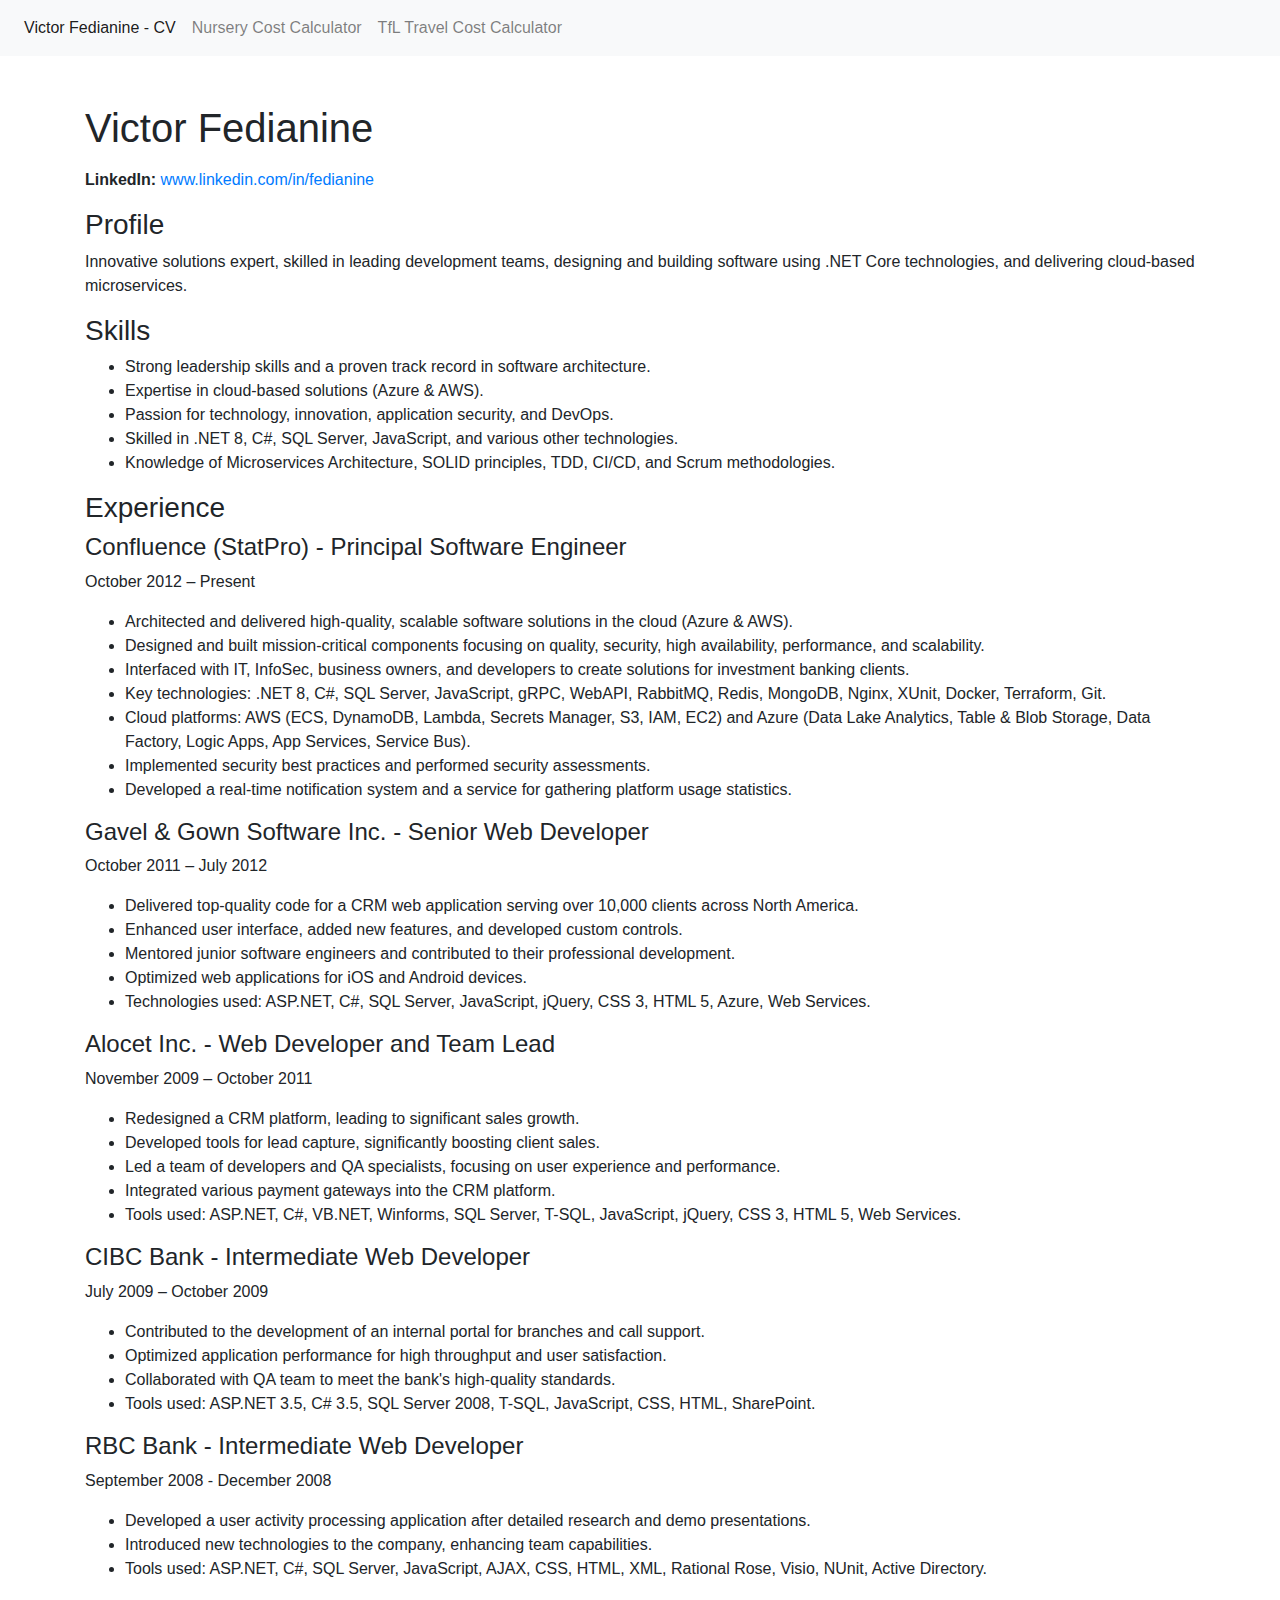
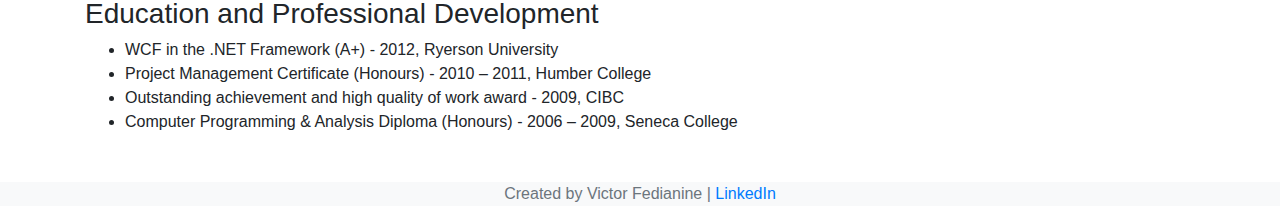
<file: index.html>
<!DOCTYPE html>
<html lang="en">
<head>
	<!-- Google tag (gtag.js) -->
	<script async src="https://www.googletagmanager.com/gtag/js?id=G-RH4RRXHSKV"></script>
	<script>
	  window.dataLayer = window.dataLayer || [];
	  function gtag(){dataLayer.push(arguments);}
	  gtag('js', new Date());

	  gtag('config', 'G-RH4RRXHSKV');
	</script>
    <meta charset="UTF-8">
    <meta name="viewport" content="width=device-width, initial-scale=1.0">
    <title>Victor Fedianine - CV</title>
    <link href="https://stackpath.bootstrapcdn.com/bootstrap/4.3.1/css/bootstrap.min.css" rel="stylesheet">
</head>
<body>
    <!-- Navigation Menu -->
    <nav class="navbar navbar-expand-lg navbar-light bg-light">
      <button class="navbar-toggler" type="button" data-toggle="collapse" data-target="#navbarNav" aria-controls="navbarNav" aria-expanded="false" aria-label="Toggle navigation">
        <span class="navbar-toggler-icon"></span>
      </button>
      <div class="collapse navbar-collapse" id="navbarNav">
        <ul class="navbar-nav">
		  <li class="nav-item active">
			<a class="nav-link" href="#">Victor Fedianine - CV <span class="sr-only">(current)</span></a>
		  </li>
		  <li class="nav-item">
			<a class="nav-link" href="nursery/calculator.html">Nursery Cost Calculator</a>
		  </li>
		  <li class="nav-item">
			<a class="nav-link" href="tfl/calculator.html">TfL Travel Cost Calculator</a>
		  </li>
        </ul>
      </div>
    </nav>

    <div class="container mt-5">
        <h1 class="mb-3">Victor Fedianine</h1>
        <p><strong>LinkedIn:</strong> <a href="https://www.linkedin.com/in/fedianine/" target="_blank">www.linkedin.com/in/fedianine</a></p>

        <h3>Profile</h3>
        <p>Innovative solutions expert, skilled in leading development teams, designing and building software using .NET Core technologies, and delivering cloud-based microservices.</p>

        <h3>Skills</h3>
        <ul>
            <li>Strong leadership skills and a proven track record in software architecture.</li>
            <li>Expertise in cloud-based solutions (Azure & AWS).</li>
            <li>Passion for technology, innovation, application security, and DevOps.</li>
            <li>Skilled in .NET 8, C#, SQL Server, JavaScript, and various other technologies.</li>
            <li>Knowledge of Microservices Architecture, SOLID principles, TDD, CI/CD, and Scrum methodologies.</li>
        </ul>

        <h3>Experience</h3>
        <div>
            <h4>Confluence (StatPro) - Principal Software Engineer</h4>
            <p>October 2012 – Present</p>
            <ul>
                <li>Architected and delivered high-quality, scalable software solutions in the cloud (Azure & AWS).</li>
                <li>Designed and built mission-critical components focusing on quality, security, high availability, performance, and scalability.</li>
                <li>Interfaced with IT, InfoSec, business owners, and developers to create solutions for investment banking clients.</li>
                <li>Key technologies: .NET 8, C#, SQL Server, JavaScript, gRPC, WebAPI, RabbitMQ, Redis, MongoDB, Nginx, XUnit, Docker, Terraform, Git.</li>
                <li>Cloud platforms: AWS (ECS, DynamoDB, Lambda, Secrets Manager, S3, IAM, EC2) and Azure (Data Lake Analytics, Table & Blob Storage, Data Factory, Logic Apps, App Services, Service Bus).</li>
                <li>Implemented security best practices and performed security assessments.</li>
                <li>Developed a real-time notification system and a service for gathering platform usage statistics.</li>
            </ul>
        </div>
        <div>
            <h4>Gavel & Gown Software Inc. - Senior Web Developer</h4>
            <p>October 2011 – July 2012</p>
            <ul>
                <li>Delivered top-quality code for a CRM web application serving over 10,000 clients across North America.</li>
                <li>Enhanced user interface, added new features, and developed custom controls.</li>
                <li>Mentored junior software engineers and contributed to their professional development.</li>
                <li>Optimized web applications for iOS and Android devices.</li>
                <li>Technologies used: ASP.NET, C#, SQL Server, JavaScript, jQuery, CSS 3, HTML 5, Azure, Web Services.</li>
            </ul>
        </div>
        <div>
            <h4>Alocet Inc. - Web Developer and Team Lead</h4>
            <p>November 2009 – October 2011</p>
            <ul>
                <li>Redesigned a CRM platform, leading to significant sales growth.</li>
                <li>Developed tools for lead capture, significantly boosting client sales.</li>
                <li>Led a team of developers and QA specialists, focusing on user experience and performance.</li>
                <li>Integrated various payment gateways into the CRM platform.</li>
                <li>Tools used: ASP.NET, C#, VB.NET, Winforms, SQL Server, T-SQL, JavaScript, jQuery, CSS 3, HTML 5, Web Services.</li>
            </ul>
        </div>
        <div>
            <h4>CIBC Bank - Intermediate Web Developer</h4>
            <p>July 2009 – October 2009</p>
            <ul>
                <li>Contributed to the development of an internal portal for branches and call support.</li>
                <li>Optimized application performance for high throughput and user satisfaction.</li>
                <li>Collaborated with QA team to meet the bank's high-quality standards.</li>
                <li>Tools used: ASP.NET 3.5, C# 3.5, SQL Server 2008, T-SQL, JavaScript, CSS, HTML, SharePoint.</li>
            </ul>
        </div>
        <div>
            <h4>RBC Bank - Intermediate Web Developer</h4>
            <p>September 2008 - December 2008</p>
            <ul>
                <li>Developed a user activity processing application after detailed research and demo presentations.</li>
                <li>Introduced new technologies to the company, enhancing team capabilities.</li>
                <li>Tools used: ASP.NET, C#, SQL Server, JavaScript, AJAX, CSS, HTML, XML, Rational Rose, Visio, NUnit, Active Directory.</li>
            </ul>
        </div>

        <h3>Education and Professional Development</h3>
        <ul>
            <li>WCF in the .NET Framework (A+) - 2012, Ryerson University</li>
            <li>Project Management Certificate (Honours) - 2010 – 2011, Humber College</li>
            <li>Outstanding achievement and high quality of work award - 2009, CIBC</li>
            <li>Computer Programming & Analysis Diploma (Honours) - 2006 – 2009, Seneca College</li>
        </ul>

    </div>

    <!-- Footer -->
    <footer class="footer bg-light mt-5">
      <div class="container text-center">
        <span class="text-muted">Created by Victor Fedianine | 
          <a href="https://www.linkedin.com/in/fedianine/" target="_blank">LinkedIn</a>
        </span>
      </div>
    </footer>

    <script src="https://code.jquery.com/jquery-3.3.1.slim.min.js"></script>
    <script src="https://cdnjs.cloudflare.com/ajax/libs/popper.js/1.14.7/umd/popper.min.js"></script>
    <script src="https://stackpath.bootstrapcdn.com/bootstrap/4.3.1/js/bootstrap.min.js"></script>
</body>
</html>
</file>
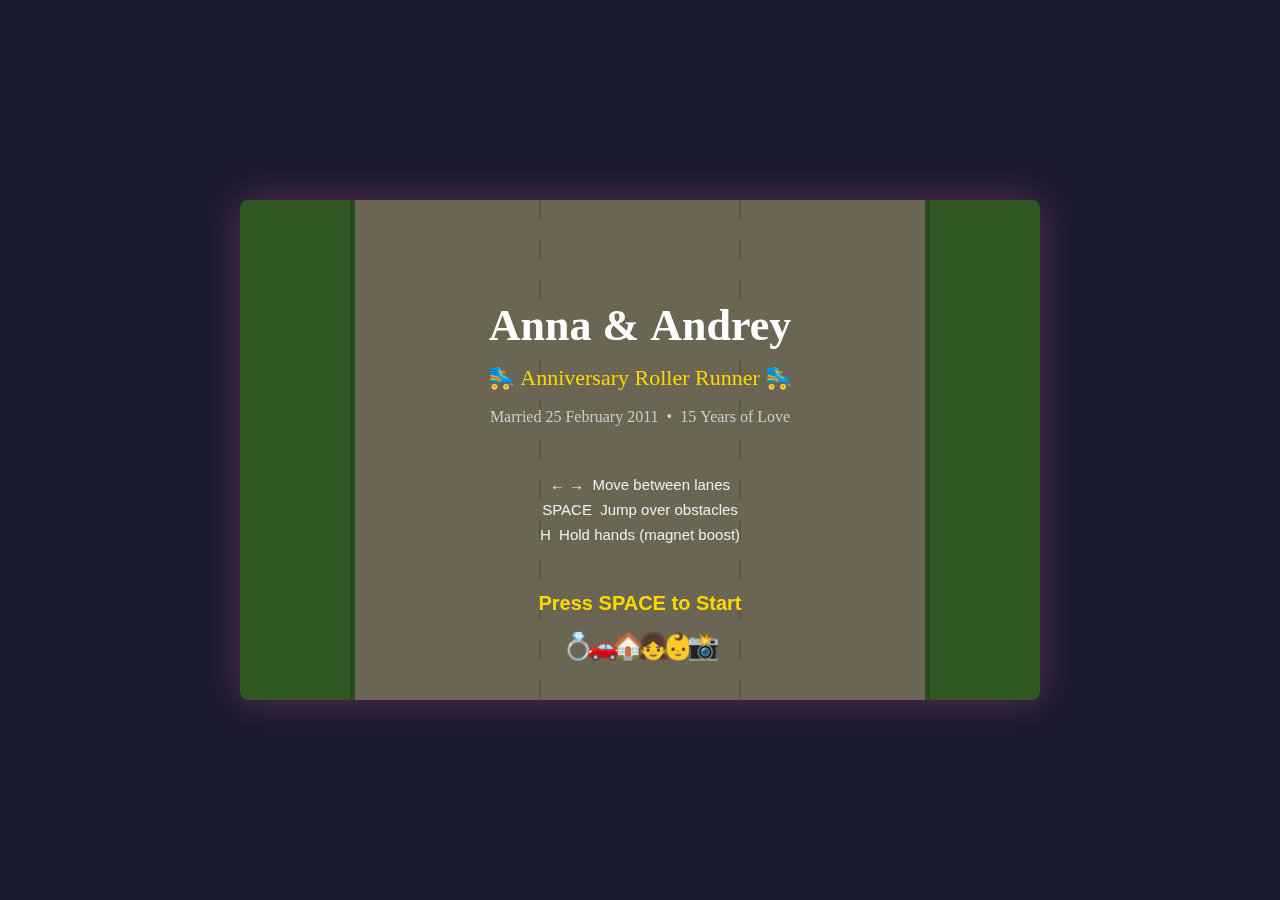
<file: anniversary/index.html>
<!DOCTYPE html>
<html lang="en">
<head>
  <meta charset="UTF-8">
  <title>Anna & Andrey – Anniversary Runner</title>
  <link rel="stylesheet" href="style.css">
</head>
<body>
  <div id="wrapper">
    <canvas id="game" width="800" height="500"></canvas>
    <div id="popup" class="hidden">
      <div class="polaroid">
        <div id="photo-frame">
          <img id="popup-img" alt="Memory">
          <div id="popup-placeholder"></div>
        </div>
        <p id="popup-title"></p>
        <p id="popup-caption"></p>
        <small>Press SPACE to continue</small>
      </div>
    </div>
  </div>
  <script src="game.js"></script>
</body>
</html>
</file>
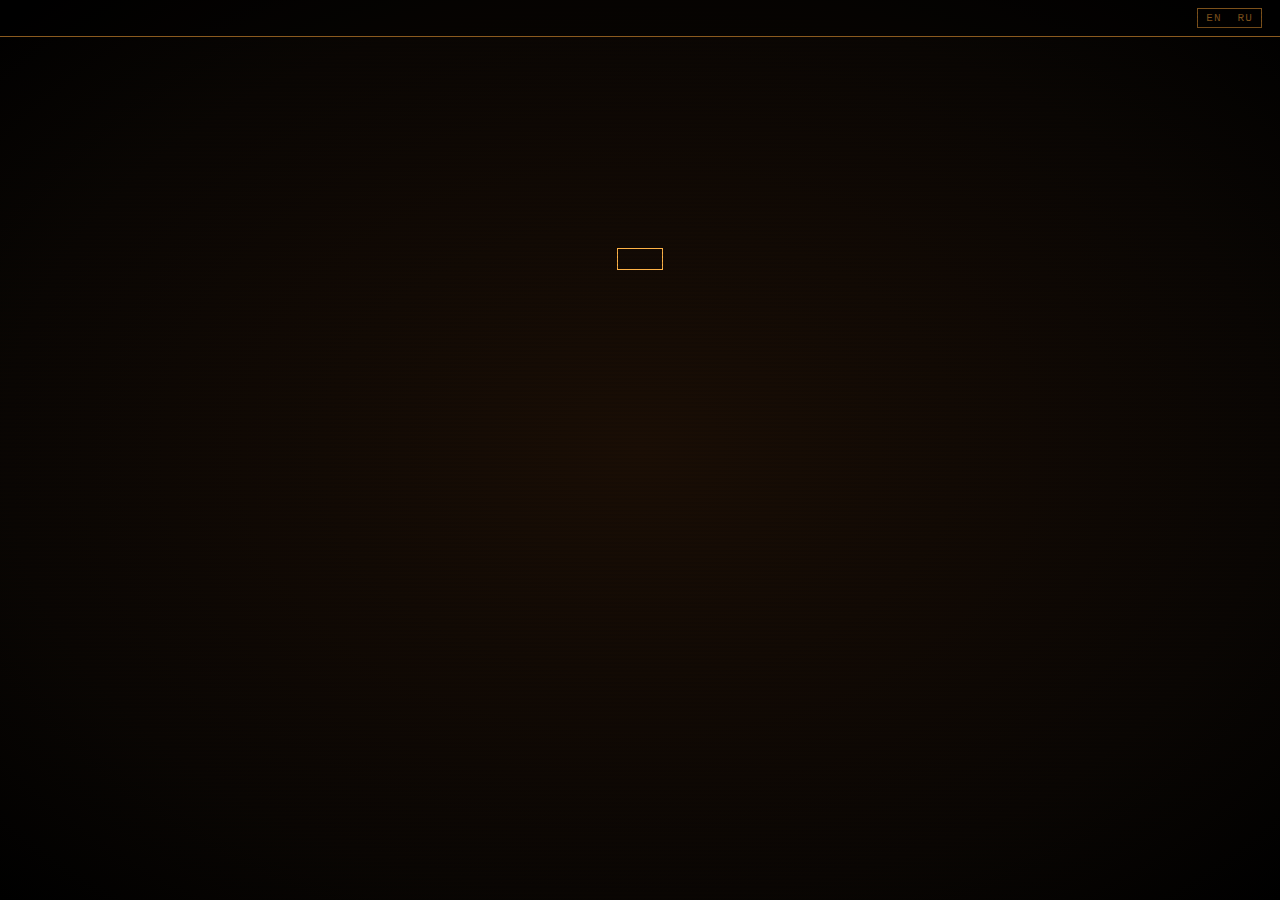
<file: detective/index.html>
<!DOCTYPE html>
<html lang="en">
<head>
  <meta charset="UTF-8" />
  <meta name="viewport" content="width=device-width, initial-scale=1" />
  <title>Globe Detective</title>
  <link rel="stylesheet" href="styles.css" />
</head>
<body>
  <div class="crt">
    <div class="scanlines"></div>

    <header class="hud">
      <div class="hud-left">
        <span class="logo"></span>
      </div>
      <div class="hud-right">
        <span id="hud-case"></span>
        <span id="hud-city"></span>
        <span id="hud-clock"></span>
        <span class="lang-toggle">
          <button class="lang-btn" data-lang="en">EN</button>
          <button class="lang-btn" data-lang="ru">RU</button>
        </span>
      </div>
    </header>

    <main id="screens">

      <section id="screen-title" class="screen active">
        <div class="title-block">
          <h1><span id="title1"></span><br/><span id="title2"></span></h1>
          <p class="tagline" id="tagline"></p>
          <button class="btn-primary" id="btn-start"></button>
          <p class="hint" id="keyboard-hint"></p>
        </div>
      </section>

      <section id="screen-case-select" class="screen">
        <h2 id="case-select-title"></h2>
        <div id="career-banner" class="career-banner"></div>
        <div id="case-list" class="case-list"></div>
      </section>

      <section id="screen-briefing" class="screen">
        <div class="briefing-box">
          <div class="briefing-header">
            <span id="briefing-label"></span> <span id="briefing-id"></span>
          </div>
          <div id="briefing-crimnet" class="briefing-crimnet"></div>
          <div id="briefing-text" class="narrator-text"></div>
          <div class="briefing-actions">
            <button class="btn-primary" id="btn-briefing-go"></button>
          </div>
        </div>
      </section>

      <section id="screen-postcard" class="screen">
        <div class="postcard-box">
          <div id="postcard-content"></div>
          <div class="postcard-actions">
            <button class="btn-primary" id="btn-postcard-continue"></button>
          </div>
        </div>
      </section>

      <section id="screen-map" class="screen">
        <div class="map-wrap">
          <div id="map-container"></div>
          <div class="map-side">
            <div class="panel">
              <div class="panel-title" id="map-loc-title"></div>
              <div id="map-current-city" class="big-text"></div>
              <div id="map-current-flavor" class="flavor"></div>
            </div>
            <div class="panel">
              <div class="panel-title" id="map-actions-title"></div>
              <button class="btn-primary full" id="btn-investigate"></button>
              <button class="btn-secondary full" id="btn-open-dossier"></button>
              <button class="btn-secondary full" id="btn-open-notebook"></button>
              <button class="btn-secondary full" id="btn-open-almanac"></button>
              <p class="hint" id="map-marker-hint"></p>
            </div>
          </div>
        </div>
      </section>

      <section id="screen-city" class="screen">
        <div class="city-header">
          <h2 id="city-name"></h2>
          <div class="city-sub" id="city-sub"></div>
        </div>
        <div id="city-locations" class="locations"></div>
        <div id="city-result" class="result hidden">
          <div class="result-text narrator-text" id="city-result-text"></div>
          <div class="result-actions">
            <button class="btn-primary" id="btn-result-continue"></button>
          </div>
        </div>
        <div class="city-footer">
          <button class="btn-secondary" id="btn-back-map"></button>
          <button class="btn-secondary" id="btn-city-dossier"></button>
        </div>
      </section>

      <section id="screen-dossier" class="screen">
        <h2 id="dossier-title"></h2>
        <div class="dossier-layout">
          <div class="traits-panel panel">
            <div class="panel-title" id="traits-title"></div>
            <ul id="traits-list" class="traits-list"></ul>
            <p class="hint" id="traits-hint"></p>
          </div>
          <div class="suspects-panel">
            <div id="suspect-grid" class="suspect-grid"></div>
          </div>
        </div>
        <div class="dossier-actions">
          <button class="btn-secondary" id="btn-dossier-back"></button>
          <button class="btn-primary" id="btn-issue-warrant" disabled></button>
        </div>
      </section>

      <section id="screen-notebook" class="screen">
        <h2 id="notebook-title"></h2>
        <div id="notebook-content" class="notebook-grid"></div>
        <div class="dossier-actions">
          <button class="btn-secondary" id="btn-notebook-back"></button>
        </div>
      </section>

      <section id="screen-almanac" class="screen">
        <h2 id="almanac-title"></h2>
        <div id="almanac-content"></div>
        <div class="dossier-actions">
          <button class="btn-secondary" id="btn-almanac-back"></button>
        </div>
      </section>

      <section id="screen-trivia" class="screen">
        <div class="briefing-box">
          <div class="briefing-header">
            <span id="trivia-title-label"></span>
          </div>
          <div id="trivia-intro" class="narrator-text"></div>
          <p id="trivia-question" class="big-text"></p>
          <div id="trivia-options" class="trivia-options"></div>
          <div id="trivia-result" class="result hidden">
            <div id="trivia-result-text" class="narrator-text"></div>
          </div>
          <div class="briefing-actions">
            <button class="btn-primary hidden" id="btn-trivia-continue"></button>
          </div>
        </div>
      </section>

      <section id="screen-epilogue" class="screen">
        <div class="epilogue-box">
          <div id="epilogue-stamp" class="stamp hidden"></div>
          <h2 id="epilogue-title"></h2>
          <div id="epilogue-text" class="narrator-text"></div>
          <div class="rank-block">
            <div class="rank-label" id="rank-label"></div>
            <div id="rank-value" class="rank-value"></div>
          </div>
          <div class="epilogue-actions">
            <button class="btn-primary" id="btn-epilogue-again"></button>
          </div>
        </div>
      </section>

    </main>

    <div id="stamp-overlay" class="stamp-overlay hidden">
      <div class="stamp big"></div>
    </div>

    <div id="confirm-modal" class="modal hidden">
      <div class="modal-box">
        <div id="confirm-text" class="narrator-text"></div>
        <div class="modal-actions">
          <button class="btn-primary" id="btn-confirm-yes"></button>
          <button class="btn-secondary" id="btn-confirm-no"></button>
        </div>
      </div>
    </div>

  </div>
  <script type="module" src="js/main.js"></script>
</body>
</html>
</file>
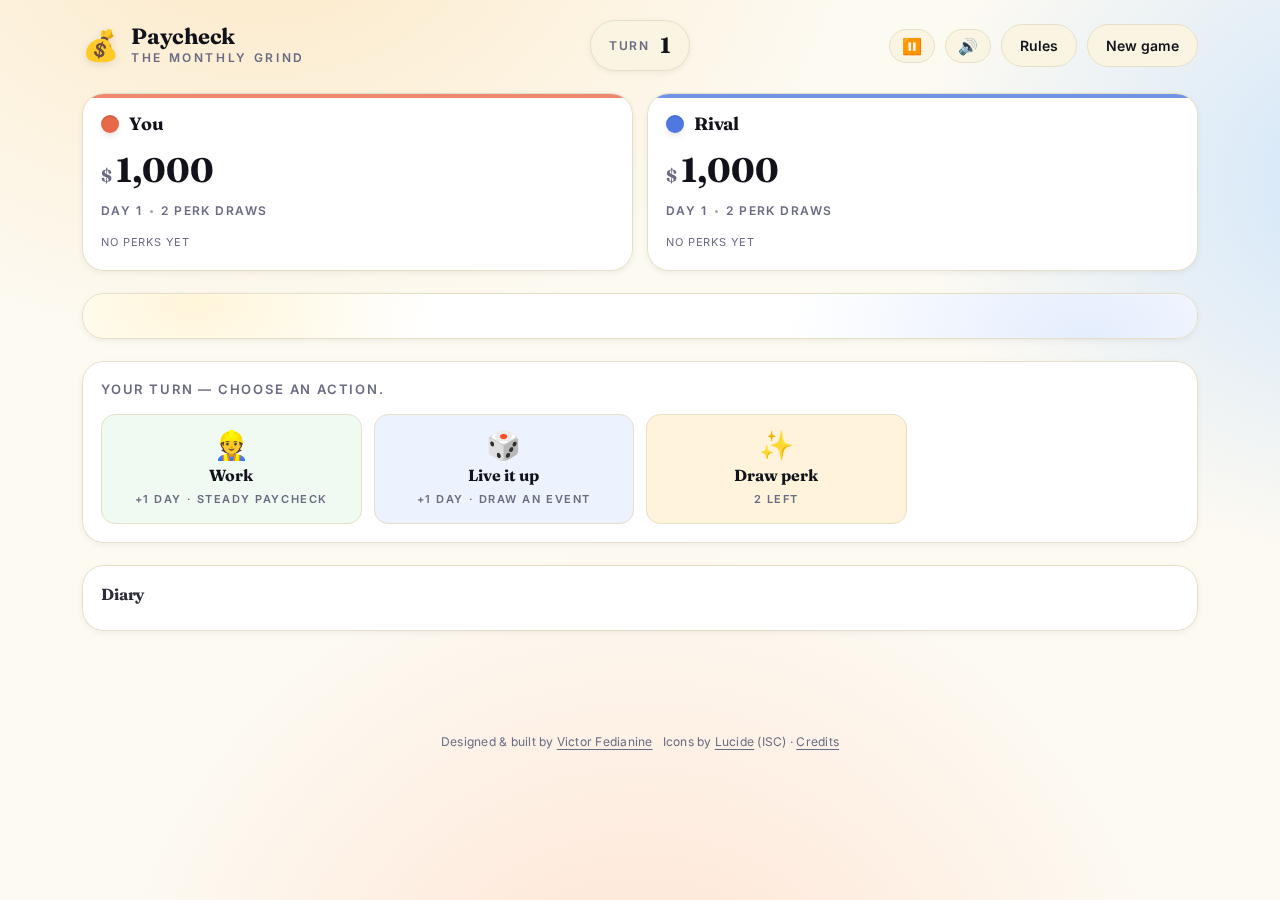
<file: monthlygrind/index.html>
<!doctype html>
<html lang="en">
  <head>
    <meta charset="utf-8" />
    <meta name="viewport" content="width=device-width, initial-scale=1" />
    <title>Paycheck: The Monthly Grind</title>
    <meta
      name="description"
      content="A 31-day budgeting board game. Work, move, and survive life's curveballs."
    />
    <link rel="icon" href="data:image/svg+xml,%3Csvg xmlns='http://www.w3.org/2000/svg' viewBox='0 0 64 64'%3E%3Ctext y='.9em' font-size='56'%3E💰%3C/text%3E%3C/svg%3E" />
    <link rel="preconnect" href="https://fonts.googleapis.com" />
    <link rel="preconnect" href="https://fonts.gstatic.com" crossorigin />
    <link
      href="https://fonts.googleapis.com/css2?family=Fraunces:opsz,wght@9..144,500;9..144,700;9..144,900&family=Inter:wght@400;500;600;700&display=swap"
      rel="stylesheet"
    />
    <link rel="stylesheet" href="./css/base.css" />
    <link rel="stylesheet" href="./css/hud.css" />
    <link rel="stylesheet" href="./css/board.css" />
    <link rel="stylesheet" href="./css/cards.css" />
    <link rel="stylesheet" href="./css/modal.css" />
  </head>
  <body>
    <div class="mood-backdrop" aria-hidden="true"></div>

    <main class="app" id="app">
      <header class="topbar">
        <div class="brand">
          <span class="brand__mark" aria-hidden="true">💰</span>
          <div class="brand__text">
            <h1>Paycheck</h1>
            <p>The Monthly Grind</p>
          </div>
        </div>
        <div class="topbar__day" aria-live="polite">
          <span class="topbar__day-label">Turn</span>
          <span class="topbar__day-value" id="turn-counter">1</span>
        </div>
        <div class="topbar__actions">
          <button
            class="icon-btn"
            id="auto-advance-toggle"
            aria-label="Toggle auto-advance on card popups"
            title="Auto-advance: skip clicking Continue on your own cards"
            aria-pressed="false"
          >
            <span id="auto-advance-icon">⏸️</span>
          </button>
          <button
            class="icon-btn"
            id="sound-toggle"
            aria-label="Toggle sound"
            title="Toggle sound"
          >
            <span id="sound-icon">🔊</span>
          </button>
          <button class="ghost-btn" id="rules-btn">Rules</button>
          <button class="ghost-btn" id="new-game-btn">New game</button>
        </div>
      </header>

      <section class="scoreboard" aria-label="Players">
        <article class="score score--you" id="score-you">
          <header class="score__head">
            <span class="score__pawn" style="--pawn: var(--you-color)"></span>
            <h2 class="score__name">You</h2>
            <span class="score__turn-indicator" id="turn-indicator-you" aria-hidden="true">▸</span>
          </header>
          <div class="score__balance">
            <span class="score__currency">$</span>
            <span class="score__amount" id="balance-you">1,000</span>
          </div>
          <div class="score__meta">
            <span id="position-you">Day 1</span>
            <span class="dot"></span>
            <span id="perks-remaining-you">2 perk draws</span>
          </div>
          <ul class="score__perks" id="perks-you" aria-label="Your perks"></ul>
        </article>

        <article class="score score--ai" id="score-ai">
          <header class="score__head">
            <span class="score__pawn" style="--pawn: var(--ai-color)"></span>
            <h2 class="score__name">Rival</h2>
            <span class="score__turn-indicator" id="turn-indicator-ai" aria-hidden="true">▸</span>
          </header>
          <div class="score__balance">
            <span class="score__currency">$</span>
            <span class="score__amount" id="balance-ai">1,000</span>
          </div>
          <div class="score__meta">
            <span id="position-ai">Day 1</span>
            <span class="dot"></span>
            <span id="perks-remaining-ai">2 perk draws</span>
          </div>
          <ul class="score__perks" id="perks-ai" aria-label="Rival's perks"></ul>
        </article>
      </section>

      <section class="stage" aria-label="Game board">
        <div class="board" id="board" role="list"></div>
      </section>

      <section class="controls" aria-label="Actions">
        <div class="controls__hint" id="controls-hint">Your turn — choose an action.</div>
        <div class="controls__buttons">
          <button class="action-btn action-btn--work" id="btn-work">
            <span class="action-btn__icon">👷</span>
            <span class="action-btn__label">Work</span>
            <span class="action-btn__hint">+1 day · steady paycheck</span>
          </button>
          <button class="action-btn action-btn--move" id="btn-move">
            <span class="action-btn__icon">🎲</span>
            <span class="action-btn__label">Live it up</span>
            <span class="action-btn__hint">+1 day · draw an event</span>
          </button>
          <button class="action-btn action-btn--perk" id="btn-perk">
            <span class="action-btn__icon">✨</span>
            <span class="action-btn__label">Draw perk</span>
            <span class="action-btn__hint"><span id="perk-draws-left">2</span> left</span>
          </button>
        </div>
      </section>

      <section class="log-wrap" aria-label="Event log">
        <h3 class="log-wrap__title">Diary</h3>
        <ol class="log" id="log" aria-live="polite"></ol>
      </section>
    </main>

    <!-- Card reveal layer -->
    <div class="card-stage" id="card-stage" aria-hidden="true"></div>

    <!-- Event choice modal (A/B) -->
    <div class="modal" id="event-choice-modal" aria-hidden="true" role="dialog" aria-modal="true">
      <div class="modal__backdrop"></div>
      <div class="modal__body modal__body--wide">
        <div class="event-choice__header" id="event-choice-header"></div>
        <div class="event-choice__options" id="event-choice-options"></div>
      </div>
    </div>

    <!-- Perk offer modal -->
    <div class="modal" id="perk-modal" aria-hidden="true" role="dialog" aria-modal="true">
      <div class="modal__backdrop" data-close></div>
      <div class="modal__body modal__body--wider">
        <h2 class="modal__title">Pick your perk</h2>
        <div id="perk-offer-card"></div>
        <div class="modal__actions">
          <button class="ghost-btn" id="perk-decline">Pass on all</button>
          <button class="primary-btn" id="perk-buy">Buy</button>
        </div>
      </div>
    </div>

    <!-- Rules modal -->
    <div class="modal" id="rules-modal" aria-hidden="true" role="dialog" aria-modal="true">
      <div class="modal__backdrop" data-close></div>
      <div class="modal__body modal__body--wide">
        <h2 class="modal__title">How to play</h2>
        <div class="rules">
          <p>
            Survive one calendar month. You and your rival each start with
            <strong>$1,000</strong> on Day 1 and race to <strong>Day 31</strong>.
            Every turn moves you forward exactly one day — the choice is how you spend it.
          </p>
          <h3>Each turn, pick one:</h3>
          <ul>
            <li>
              <strong>Work</strong> — a steady paycheck ($0–$250). Boring, reliable, safe.
            </li>
            <li>
              <strong>Live it up</strong> — draw a life-event card. Could be a bonus check, a
              windfall inheritance, or a $750 natural disaster. Fortune favors the bold.
            </li>
          </ul>
          <h3>Perks are earned</h3>
          <p>
            Twice per game you may draw a perk — but only after you've clocked in.
            The <strong>first</strong> draw unlocks after 5 Work turns; the
            <strong>second</strong> unlocks after 10. Each draw shows 3 options; pick
            the best (or pass on all). Perk costs are steep — this isn't a handout.
          </p>
          <h3>Overdraft</h3>
          <p>
            Balance below $0? You're forced to work, and the bank takes 10% of your debt each
            turn until you're back in the black.
          </p>
          <h3>Win</h3>
          <p>
            Be first to Day 31 with at least $1,000. If both of you qualify, the higher balance
            wins. Finish under $1,000 and you lose the month.
          </p>
          <h3>Hotkeys</h3>
          <p>
            <kbd>W</kbd> work · <kbd>M</kbd>/<kbd>Space</kbd> live it up · <kbd>P</kbd> perk ·
            <kbd>Esc</kbd> close
          </p>
        </div>
        <div class="modal__actions">
          <button class="primary-btn" data-close>Got it</button>
        </div>
      </div>
    </div>

    <!-- End-game modal -->
    <div class="modal" id="end-modal" aria-hidden="true" role="dialog" aria-modal="true">
      <div class="modal__backdrop"></div>
      <div class="modal__body modal__body--wide">
        <div class="end__confetti" id="end-confetti" aria-hidden="true"></div>
        <h2 class="modal__title" id="end-title">Month complete</h2>
        <p class="end__subtitle" id="end-subtitle"></p>
        <div class="end__final" id="end-final"></div>
        <div class="end__badges" id="end-badges"></div>
        <div class="modal__actions">
          <button class="primary-btn" id="end-again">Play again</button>
        </div>
      </div>
    </div>

    <footer class="attribution">
      <p class="attribution__credit">
        Designed &amp; built by
        <a href="https://fedianine.com" target="_blank" rel="noopener">Victor Fedianine</a>
      </p>
      <p class="attribution__meta">
        Icons by <a href="https://lucide.dev" target="_blank" rel="noopener">Lucide</a> (ISC)
        · <a href="./assets/LICENSES.md" target="_blank" rel="noopener">Credits</a>
      </p>
    </footer>

    <script type="module" src="./js/main.js"></script>
  </body>
</html>
</file>
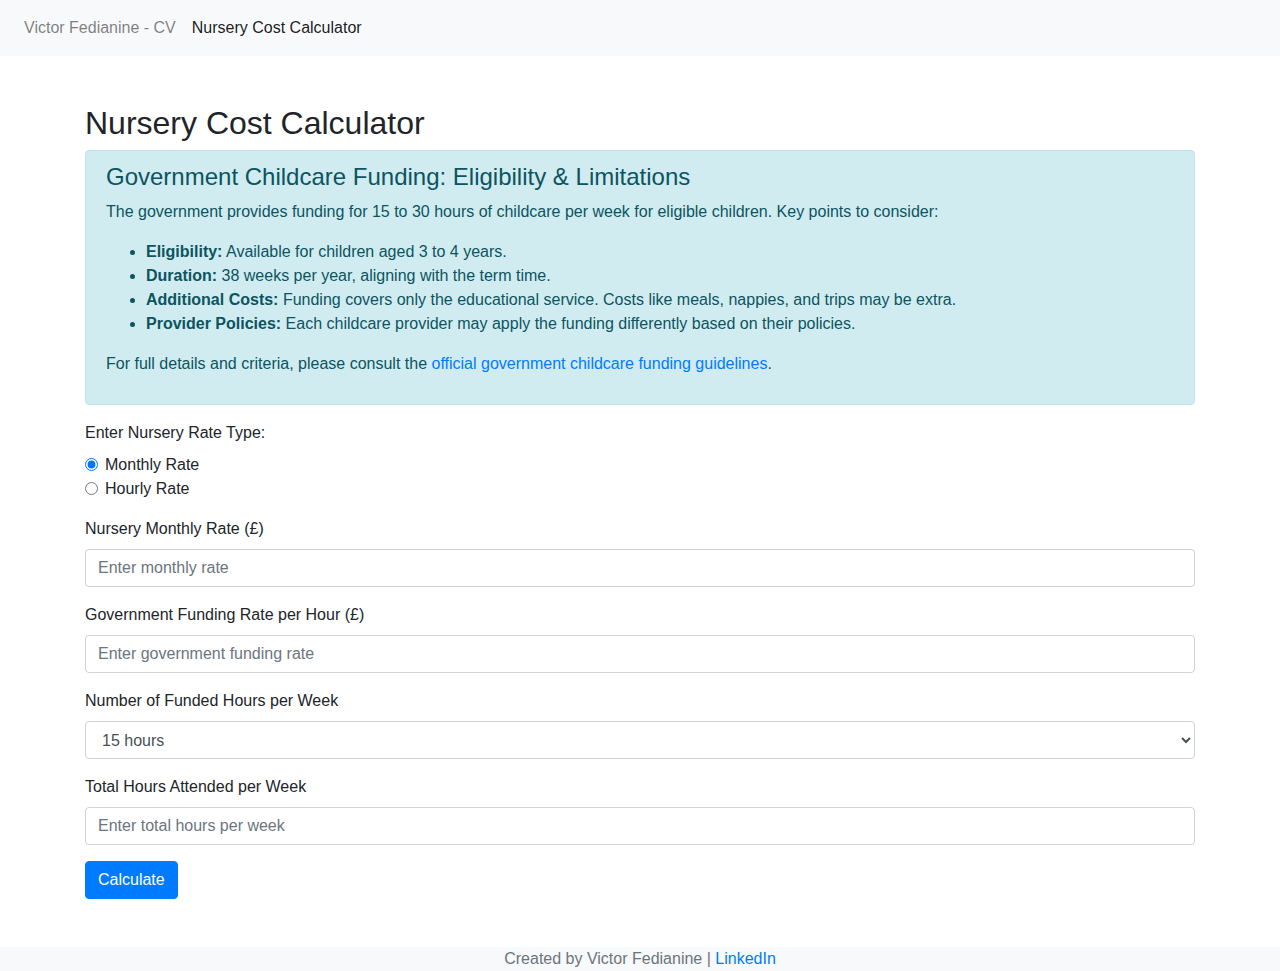
<file: calculator.html>
<!DOCTYPE html>
<html lang="en">
<head>
	<!-- Google tag (gtag.js) -->
	<script async src="https://www.googletagmanager.com/gtag/js?id=G-RH4RRXHSKV"></script>
	<script>
	  window.dataLayer = window.dataLayer || [];
	  function gtag(){dataLayer.push(arguments);}
	  gtag('js', new Date());

	  gtag('config', 'G-RH4RRXHSKV');
	</script>
    <meta charset="UTF-8">
    <meta name="viewport" content="width=device-width, initial-scale=1.0">
    <title>Nursery Cost Calculator</title>
    <link href="https://stackpath.bootstrapcdn.com/bootstrap/4.3.1/css/bootstrap.min.css" rel="stylesheet">
</head>
<body>
	<nav class="navbar navbar-expand-lg navbar-light bg-light">
	  <button class="navbar-toggler" type="button" data-toggle="collapse" data-target="#navbarNav" aria-controls="navbarNav" aria-expanded="false" aria-label="Toggle navigation">
		<span class="navbar-toggler-icon"></span>
	  </button>
	  <div class="collapse navbar-collapse" id="navbarNav">
		<ul class="navbar-nav">
		  <li class="nav-item">
			<a class="nav-link" href="index.html">Victor Fedianine - CV</a>
		  </li>
		  <li class="nav-item active">
			<a class="nav-link" href="#">Nursery Cost Calculator <span class="sr-only">(current)</span></a>
		  </li>
		</ul>
	  </div>
	</nav>
    <div class="container">
		<h2 class="mt-5">Nursery Cost Calculator</h2>

		<div class="alert alert-info">
			<h4>Government Childcare Funding: Eligibility & Limitations</h4>
			<p>
				The government provides funding for 15 to 30 hours of childcare per week for eligible children. 
				Key points to consider:
			</p>
			<ul>
				<li><strong>Eligibility:</strong> Available for children aged 3 to 4 years.</li>
				<li><strong>Duration:</strong> 38 weeks per year, aligning with the term time.</li>
				<li><strong>Additional Costs:</strong> Funding covers only the educational service. Costs like meals, nappies, and trips may be extra.</li>
				<li><strong>Provider Policies:</strong> Each childcare provider may apply the funding differently based on their policies.</li>
			</ul>
			<p>For full details and criteria, please consult the <a href="https://www.childcarechoices.gov.uk/">official government childcare funding guidelines</a>.</p>
		</div>

        <form id="costCalculator">
			<div class="form-group">
				<label>Enter Nursery Rate Type:</label>
				<div class="form-check">
					<input class="form-check-input" type="radio" name="rateType" id="monthlyRateOption" value="monthly" checked>
					<label class="form-check-label" for="monthlyRateOption">
						Monthly Rate
					</label>
				</div>
				<div class="form-check">
					<input class="form-check-input" type="radio" name="rateType" id="hourlyRateOption" value="hourly">
					<label class="form-check-label" for="hourlyRateOption">
						Hourly Rate
					</label>
				</div>
			</div>

			<div class="form-group" id="monthlyRateGroup">
				<label for="monthlyRate">Nursery Monthly Rate (£)</label>
				<input type="number" class="form-control" id="monthlyRate" placeholder="Enter monthly rate">
			</div>

			<div class="form-group d-none" id="hourlyRateGroup">
				<label for="hourlyRate">Nursery Hourly Rate (£)</label>
				<input type="number" class="form-control" id="hourlyRate" placeholder="Enter hourly rate">
			</div>
            <div class="form-group">
                <label for="governmentRate">Government Funding Rate per Hour (£)</label>
                <input type="number" class="form-control" id="governmentRate" placeholder="Enter government funding rate" data-toggle="tooltip" data-placement="right" title="Enter the hourly rate provided by the government for funded hours. Each council has it's own rate.">
            </div>
			<div class="form-group">
				<label for="weeklyFundedHours">Number of Funded Hours per Week</label>
				<select class="form-control" id="weeklyFundedHours" data-toggle="tooltip" data-placement="right" title="Select the number of hours per week that are funded by the government.">
					<option value="15">15 hours</option>
					<option value="30">30 hours</option>
				</select>
			</div>
            <div class="form-group">
                <label for="weeklyHours">Total Hours Attended per Week</label>
                <input type="number" class="form-control" id="weeklyHours" placeholder="Enter total hours per week" data-toggle="tooltip" data-placement="right" title="Enter the total number of hours per week your child attends the nursery.">
            </div>
            <button type="button" class="btn btn-primary" onclick="calculateCost()">Calculate</button>
        </form>

        <div class="mt-4" id="result"></div>
    </div>

    <script src="https://code.jquery.com/jquery-3.3.1.slim.min.js"></script>
    <script src="https://cdnjs.cloudflare.com/ajax/libs/popper.js/1.14.7/umd/popper.min.js"></script>
    <script src="https://stackpath.bootstrapcdn.com/bootstrap/4.3.1/js/bootstrap.min.js"></script>
    <script src="calculator.js"></script>
	
	<footer class="footer bg-light mt-5">
	  <div class="container text-center">
		<span class="text-muted">Created by Victor Fedianine | 
		  <a href="https://www.linkedin.com/in/fedianine/" target="_blank">LinkedIn</a>
		</span>
	  </div>
	</footer>
</body>
</html>
</file>
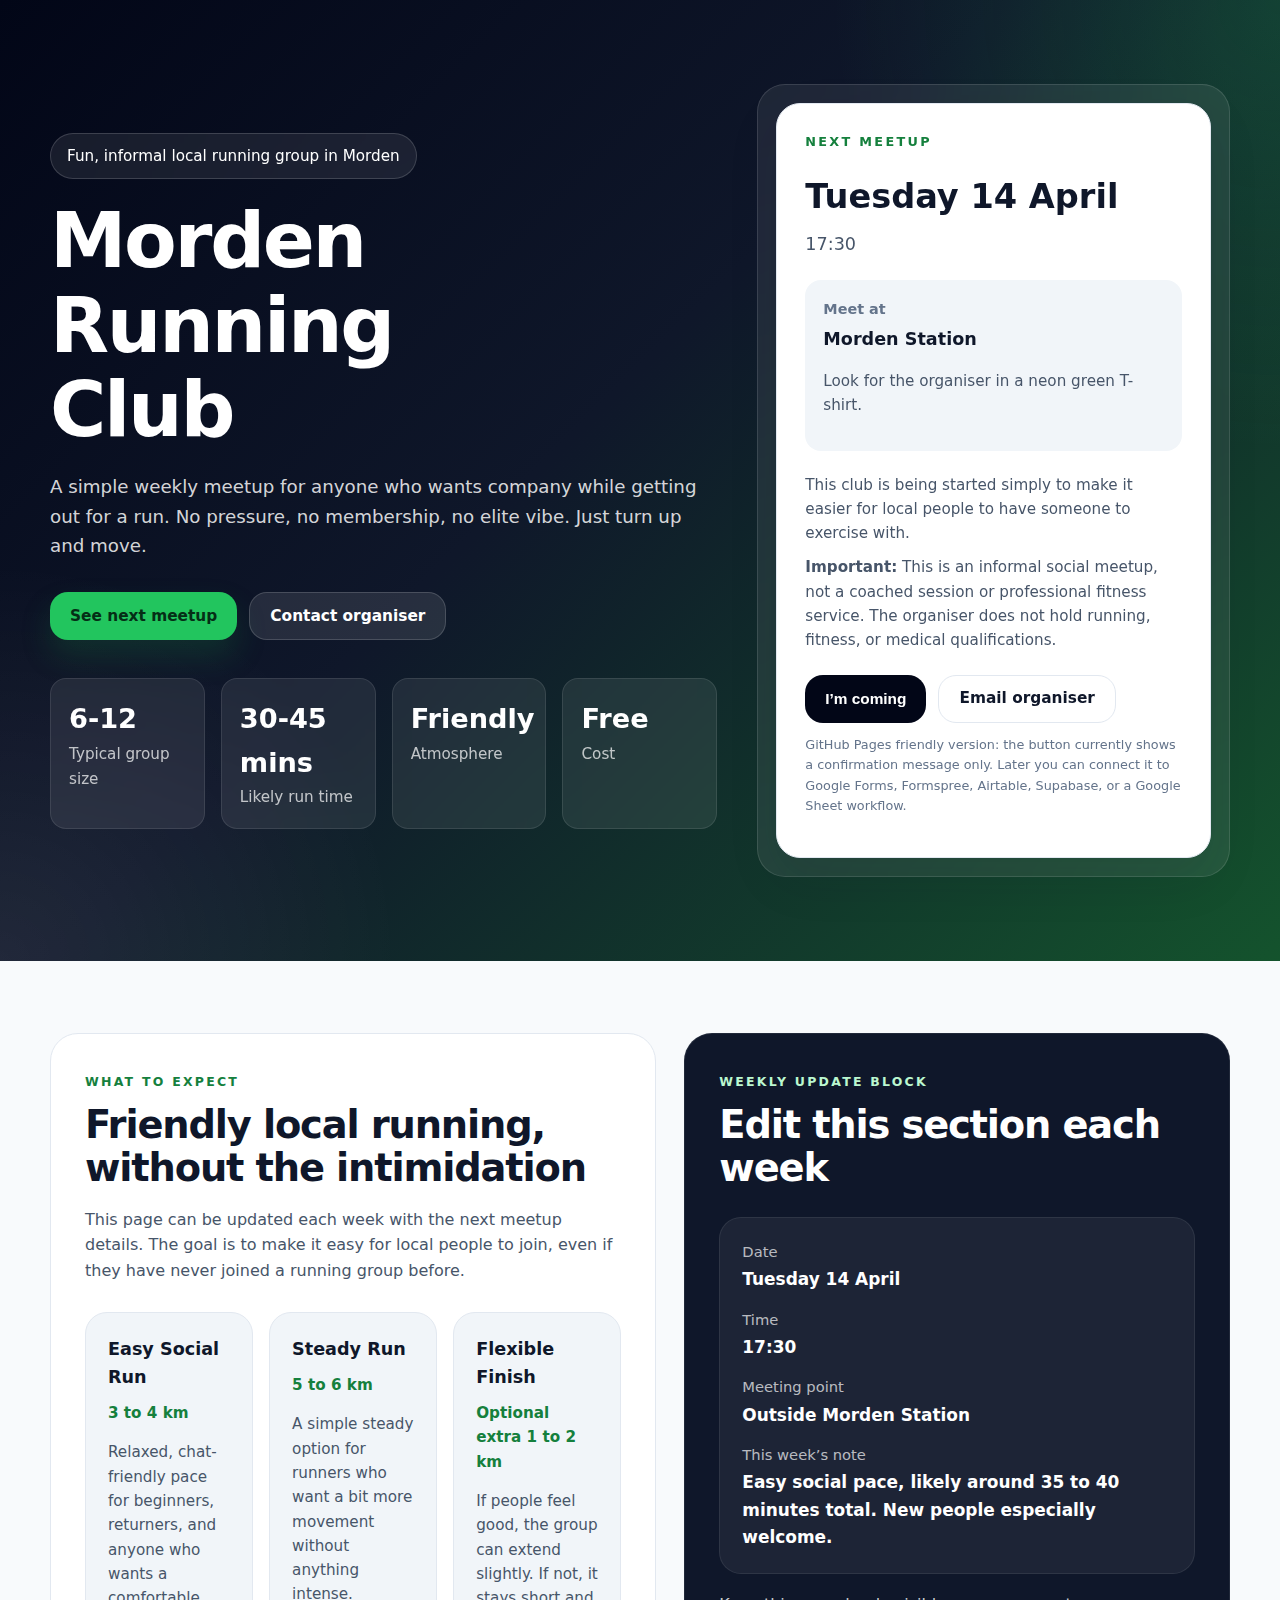
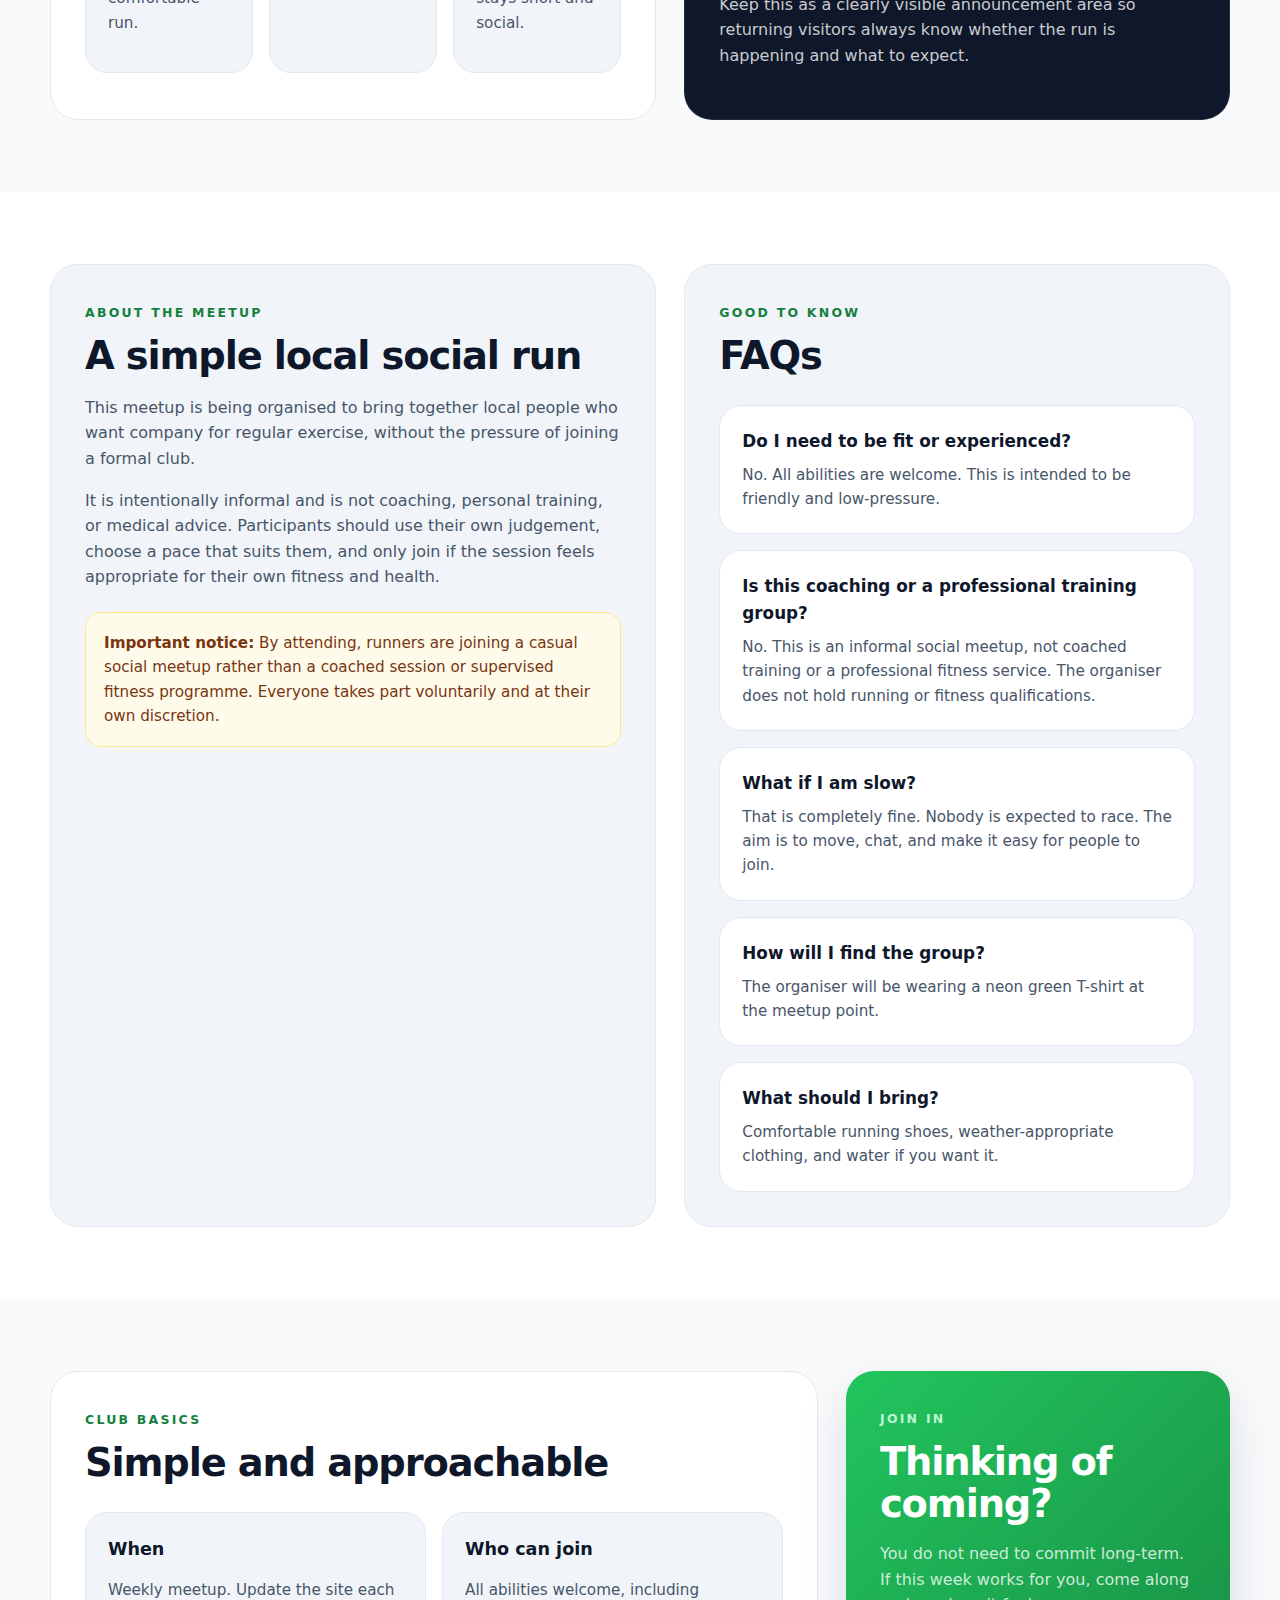
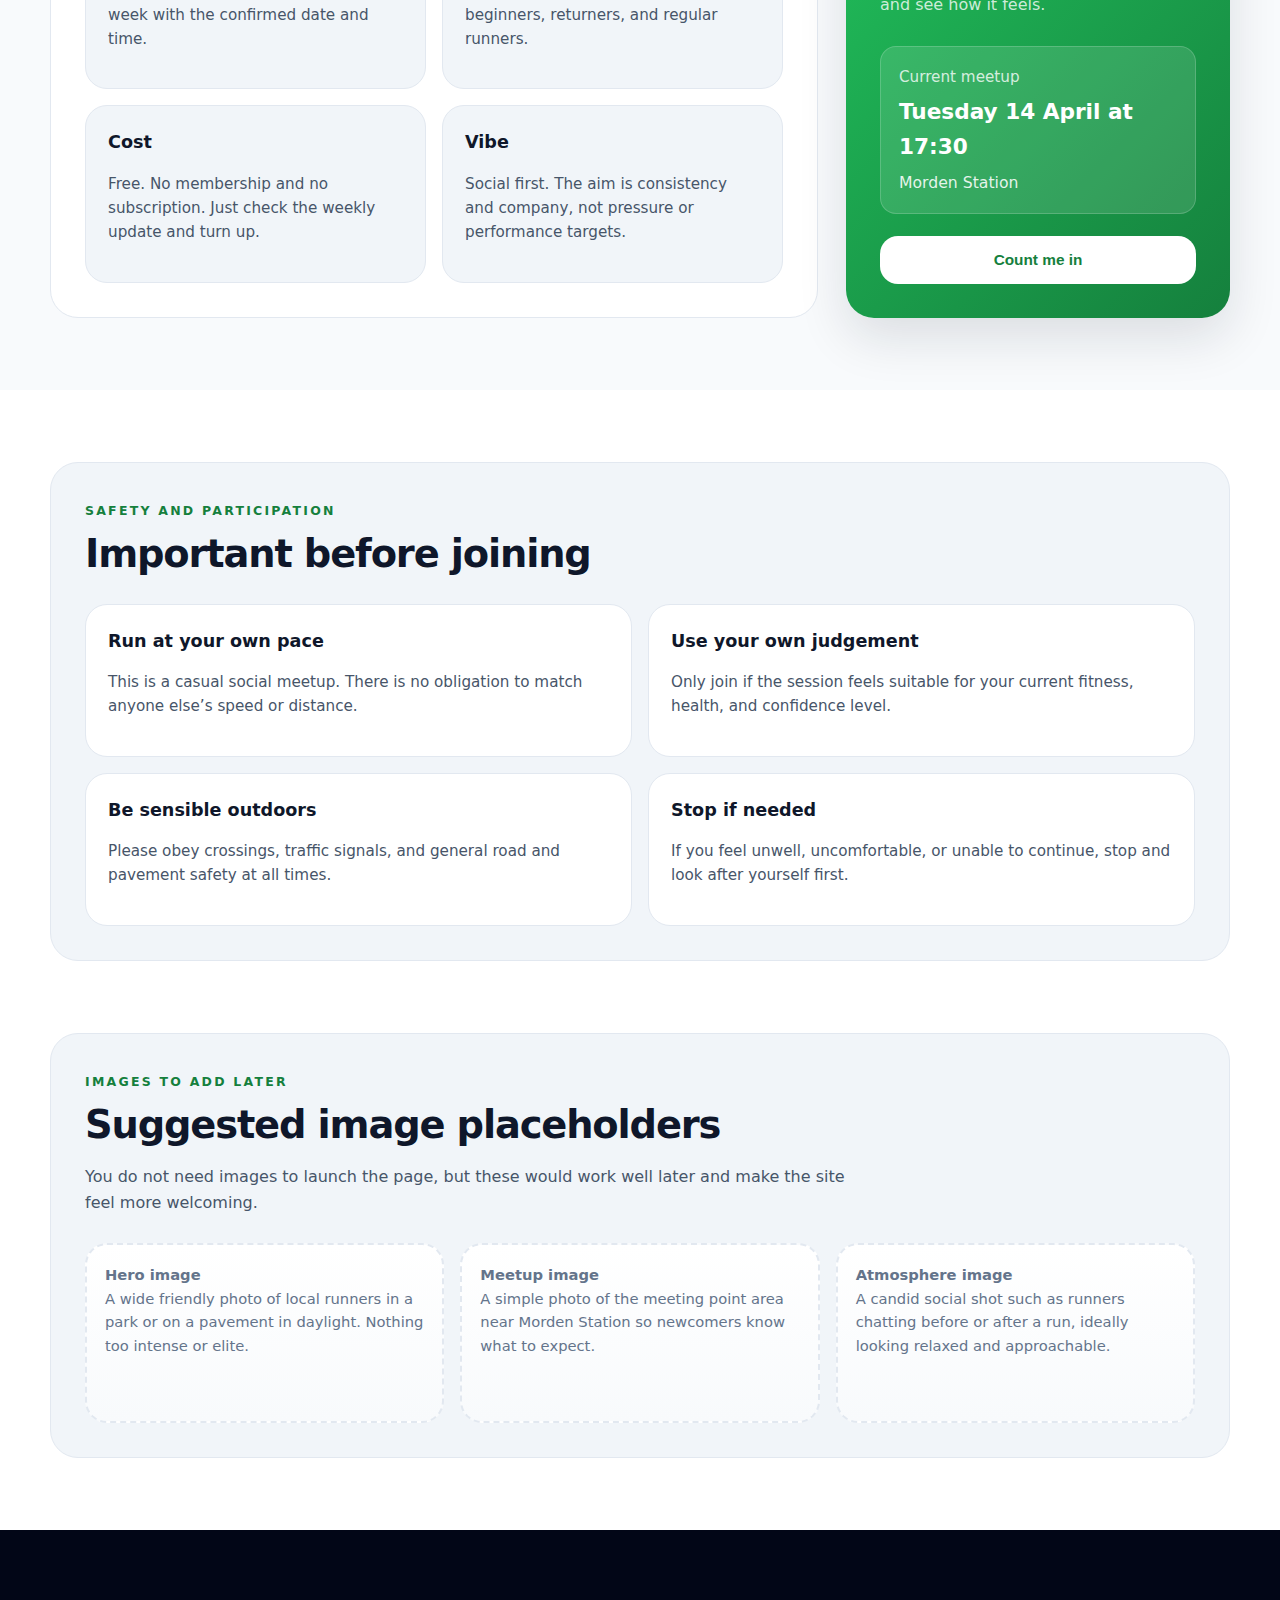
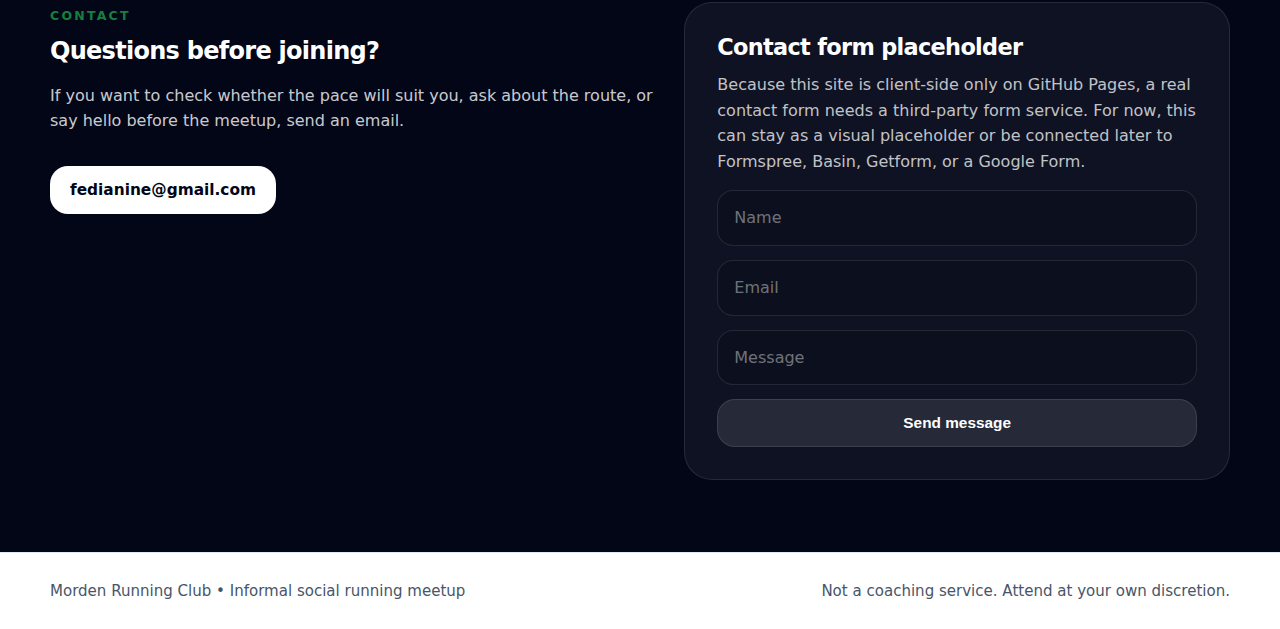
<file: morden_running_club_index.html>
<!DOCTYPE html>
<html lang="en">
<head>
  <meta charset="UTF-8" />
  <meta name="viewport" content="width=device-width, initial-scale=1.0" />
  <title>Morden Running Club</title>
  <meta
    name="description"
    content="Informal social running meetup in Morden. All abilities welcome. Weekly updates with the next run date, time, and meeting point."
  />
  <style>
    :root {
      --bg: #f8fafc;
      --surface: #ffffff;
      --surface-soft: #f1f5f9;
      --text: #0f172a;
      --muted: #475569;
      --muted-soft: #64748b;
      --line: #e2e8f0;
      --dark: #020617;
      --dark-soft: #0f172a;
      --brand: #22c55e;
      --brand-dark: #15803d;
      --brand-soft: #dcfce7;
      --warning-bg: #fffbeb;
      --warning-line: #fde68a;
      --warning-text: #78350f;
      --shadow: 0 20px 50px rgba(15, 23, 42, 0.12);
      --radius-xl: 28px;
      --radius-lg: 22px;
      --radius-md: 16px;
      --max-width: 1180px;
    }

    * {
      box-sizing: border-box;
    }

    html {
      scroll-behavior: smooth;
    }

    body {
      margin: 0;
      font-family: Inter, ui-sans-serif, system-ui, -apple-system, BlinkMacSystemFont, "Segoe UI", sans-serif;
      color: var(--text);
      background: var(--bg);
      line-height: 1.6;
    }

    img {
      max-width: 100%;
      display: block;
    }

    a {
      color: inherit;
      text-decoration: none;
    }

    .container {
      width: min(var(--max-width), calc(100% - 2rem));
      margin: 0 auto;
    }

    .section {
      padding: 72px 0;
    }

    .eyebrow {
      display: inline-block;
      font-size: 0.78rem;
      font-weight: 700;
      letter-spacing: 0.18em;
      text-transform: uppercase;
      color: var(--brand-dark);
      margin-bottom: 12px;
    }

    .hero {
      position: relative;
      overflow: hidden;
      background:
        radial-gradient(circle at top right, rgba(34, 197, 94, 0.18), transparent 28%),
        radial-gradient(circle at bottom left, rgba(255, 255, 255, 0.08), transparent 25%),
        linear-gradient(135deg, #020617 0%, #0f172a 45%, #14532d 100%);
      color: white;
    }

    .hero-inner {
      display: grid;
      gap: 40px;
      align-items: center;
      grid-template-columns: 1.2fr 0.85fr;
      padding: 84px 0;
    }

    .pill {
      display: inline-flex;
      padding: 10px 16px;
      border-radius: 999px;
      border: 1px solid rgba(255,255,255,0.16);
      background: rgba(255,255,255,0.08);
      backdrop-filter: blur(8px);
      font-size: 0.95rem;
      margin-bottom: 20px;
    }

    h1, h2, h3 {
      margin: 0;
      line-height: 1.1;
      letter-spacing: -0.03em;
    }

    h1 {
      font-size: clamp(2.6rem, 6vw, 4.8rem);
      max-width: 10ch;
    }

    .hero p.lead {
      margin: 20px 0 0;
      max-width: 700px;
      color: rgba(255,255,255,0.84);
      font-size: 1.14rem;
    }

    .button-row {
      display: flex;
      flex-wrap: wrap;
      gap: 12px;
      margin-top: 32px;
    }

    .button,
    button.button {
      border: 0;
      cursor: pointer;
      display: inline-flex;
      align-items: center;
      justify-content: center;
      min-height: 48px;
      padding: 0 20px;
      border-radius: 18px;
      font-weight: 700;
      font-size: 0.96rem;
      transition: transform 0.18s ease, opacity 0.18s ease, background 0.18s ease;
    }

    .button:hover,
    button.button:hover {
      transform: translateY(-1px);
    }

    .button-primary {
      background: var(--brand);
      color: #052e16;
      box-shadow: 0 16px 30px rgba(21, 128, 61, 0.24);
    }

    .button-secondary {
      background: rgba(255,255,255,0.1);
      color: white;
      border: 1px solid rgba(255,255,255,0.16);
    }

    .stats {
      display: grid;
      grid-template-columns: repeat(4, minmax(0, 1fr));
      gap: 16px;
      margin-top: 38px;
    }

    .stat-card {
      border-radius: var(--radius-md);
      padding: 18px;
      background: rgba(255,255,255,0.08);
      border: 1px solid rgba(255,255,255,0.1);
      backdrop-filter: blur(8px);
    }

    .stat-card strong {
      display: block;
      font-size: 1.7rem;
      font-weight: 800;
    }

    .stat-card span {
      color: rgba(255,255,255,0.72);
      font-size: 0.95rem;
    }

    .card {
      background: var(--surface);
      border: 1px solid var(--line);
      border-radius: var(--radius-xl);
      box-shadow: var(--shadow);
    }

    .hero-card-wrap {
      padding: 18px;
      background: rgba(255,255,255,0.08);
      border: 1px solid rgba(255,255,255,0.12);
      border-radius: var(--radius-xl);
      backdrop-filter: blur(10px);
    }

    .hero-card {
      padding: 28px;
      color: var(--text);
      background: white;
      border-radius: 24px;
    }

    .next-run-tag {
      font-size: 0.8rem;
      font-weight: 800;
      letter-spacing: 0.18em;
      text-transform: uppercase;
      color: var(--brand-dark);
    }

    .next-run-date {
      margin-top: 18px;
      font-size: 2.1rem;
      font-weight: 800;
    }

    .next-run-time {
      margin-top: 6px;
      font-size: 1.1rem;
      color: var(--muted);
    }

    .info-box {
      margin-top: 22px;
      padding: 18px;
      background: var(--surface-soft);
      border-radius: var(--radius-md);
    }

    .info-box .label {
      color: var(--muted-soft);
      font-size: 0.9rem;
      font-weight: 600;
    }

    .info-box .value {
      margin-top: 4px;
      font-size: 1.1rem;
      font-weight: 700;
    }

    .small-text {
      font-size: 0.95rem;
      color: var(--muted);
    }

    .grid-2,
    .grid-3 {
      display: grid;
      gap: 28px;
    }

    .grid-2 {
      grid-template-columns: 1fr 0.9fr;
    }

    .grid-3 {
      grid-template-columns: 2fr 1fr;
    }

    .panel {
      padding: 34px;
      border-radius: var(--radius-xl);
      border: 1px solid var(--line);
      background: var(--surface);
    }

    .panel.soft {
      background: var(--surface-soft);
    }

    .panel.dark {
      background: var(--dark-soft);
      border-color: rgba(255,255,255,0.08);
      color: white;
    }

    .panel.dark .eyebrow,
    .cta .eyebrow {
      color: #bbf7d0;
    }

    .panel.dark p,
    .cta p,
    .site-footer {
      color: rgba(255,255,255,0.78);
    }

    .panel h2,
    .panel h3 {
      font-size: clamp(1.8rem, 3vw, 2.4rem);
    }

    .cards-3,
    .cards-2,
    .faq-list {
      display: grid;
      gap: 16px;
      margin-top: 28px;
    }

    .cards-3 {
      grid-template-columns: repeat(3, minmax(0, 1fr));
    }

    .cards-2 {
      grid-template-columns: repeat(2, minmax(0, 1fr));
    }

    .mini-card {
      padding: 22px;
      border-radius: var(--radius-lg);
      background: var(--surface-soft);
      border: 1px solid var(--line);
    }

    .mini-card strong {
      display: block;
      font-size: 1.1rem;
      margin-bottom: 10px;
    }

    .mini-card .meta {
      color: var(--brand-dark);
      font-size: 0.95rem;
      font-weight: 700;
    }

    .weekly-box {
      margin-top: 28px;
      padding: 22px;
      border-radius: var(--radius-lg);
      background: rgba(255,255,255,0.06);
      border: 1px solid rgba(255,255,255,0.08);
    }

    .weekly-box .row {
      margin-bottom: 14px;
    }

    .weekly-box .row:last-child {
      margin-bottom: 0;
    }

    .weekly-box .label {
      font-size: 0.92rem;
      color: rgba(255,255,255,0.7);
    }

    .weekly-box .value {
      margin-top: 3px;
      font-size: 1.06rem;
      font-weight: 700;
      color: white;
    }

    .notice {
      margin-top: 22px;
      padding: 18px;
      border-radius: var(--radius-md);
      border: 1px solid var(--warning-line);
      background: var(--warning-bg);
      color: var(--warning-text);
      font-size: 0.95rem;
    }

    .faq-item {
      background: white;
      border: 1px solid var(--line);
      border-radius: var(--radius-lg);
      padding: 22px;
    }

    .faq-item strong {
      display: block;
      font-size: 1.05rem;
      margin-bottom: 8px;
    }

    .cta {
      background: linear-gradient(135deg, #22c55e, #15803d);
      color: white;
      border: 0;
      box-shadow: var(--shadow);
    }

    .cta .current-run {
      margin-top: 28px;
      padding: 18px;
      border-radius: var(--radius-md);
      background: rgba(255,255,255,0.12);
      border: 1px solid rgba(255,255,255,0.18);
    }

    .contact-section {
      background: var(--dark);
      color: white;
    }

    .contact-card {
      padding: 32px;
      border-radius: var(--radius-xl);
      background: rgba(255,255,255,0.05);
      border: 1px solid rgba(255,255,255,0.1);
    }

    .fake-field {
      margin-top: 14px;
      padding: 14px 16px;
      border-radius: 16px;
      border: 1px solid rgba(255,255,255,0.1);
      background: rgba(0,0,0,0.12);
      color: rgba(255,255,255,0.42);
    }

    .site-footer {
      background: white;
      border-top: 1px solid var(--line);
      color: var(--muted);
    }

    .site-footer-inner {
      display: flex;
      justify-content: space-between;
      gap: 16px;
      padding: 26px 0;
      font-size: 0.94rem;
      color: var(--muted);
    }

    .rsvp-note {
      margin-top: 12px;
      font-size: 0.8rem;
      color: var(--muted-soft);
    }

    .success-message {
      display: none;
      margin-top: 14px;
      padding: 14px 16px;
      border-radius: 16px;
      background: var(--brand-soft);
      color: #166534;
      font-size: 0.94rem;
      font-weight: 600;
    }

    .success-message.show {
      display: block;
    }

    .image-placeholders {
      display: grid;
      grid-template-columns: repeat(3, minmax(0, 1fr));
      gap: 16px;
      margin-top: 28px;
    }

    .image-box {
      min-height: 180px;
      border-radius: var(--radius-lg);
      border: 2px dashed var(--line);
      background: linear-gradient(180deg, #ffffff, #f8fafc);
      padding: 18px;
      color: var(--muted-soft);
      font-size: 0.92rem;
    }

    @media (max-width: 980px) {
      .hero-inner,
      .grid-2,
      .grid-3,
      .cards-3,
      .cards-2,
      .image-placeholders {
        grid-template-columns: 1fr;
      }

      .stats {
        grid-template-columns: repeat(2, minmax(0, 1fr));
      }
    }

    @media (max-width: 640px) {
      .section {
        padding: 56px 0;
      }

      .hero-inner {
        padding: 60px 0;
      }

      .container {
        width: min(var(--max-width), calc(100% - 1.2rem));
      }

      .panel,
      .hero-card,
      .contact-card {
        padding: 24px;
      }

      .stats,
      .site-footer-inner {
        grid-template-columns: 1fr;
        display: grid;
      }
    }
  </style>
</head>
<body>
  <header class="hero">
    <div class="container hero-inner">
      <div>
        <div class="pill">Fun, informal local running group in Morden</div>
        <h1>Morden Running Club</h1>
        <p class="lead">
          A simple weekly meetup for anyone who wants company while getting out for a run. No pressure, no membership, no elite vibe. Just turn up and move.
        </p>

        <div class="button-row">
          <a class="button button-primary" href="#next-run">See next meetup</a>
          <a class="button button-secondary" href="#contact">Contact organiser</a>
        </div>

        <div class="stats">
          <div class="stat-card">
            <strong>6-12</strong>
            <span>Typical group size</span>
          </div>
          <div class="stat-card">
            <strong>30-45 mins</strong>
            <span>Likely run time</span>
          </div>
          <div class="stat-card">
            <strong>Friendly</strong>
            <span>Atmosphere</span>
          </div>
          <div class="stat-card">
            <strong>Free</strong>
            <span>Cost</span>
          </div>
        </div>
      </div>

      <div class="hero-card-wrap">
        <div class="hero-card card">
          <div class="next-run-tag">Next meetup</div>
          <div class="next-run-date">Tuesday 14 April</div>
          <div class="next-run-time">17:30</div>

          <div class="info-box">
            <div class="label">Meet at</div>
            <div class="value">Morden Station</div>
            <p class="small-text">Look for the organiser in a neon green T-shirt.</p>
          </div>

          <div style="margin-top: 22px; display: grid; gap: 10px;">
            <p class="small-text" style="margin: 0;">
              This club is being started simply to make it easier for local people to have someone to exercise with.
            </p>
            <p class="small-text" style="margin: 0;">
              <strong>Important:</strong> This is an informal social meetup, not a coached session or professional fitness service. The organiser does not hold running, fitness, or medical qualifications.
            </p>
          </div>

          <div class="button-row" style="margin-top: 22px;">
            <button class="button" id="rsvpButton" style="background: #020617; color: white;">I’m coming</button>
            <a class="button" href="mailto:fedianine@gmail.com" style="border: 1px solid var(--line); background: white; color: var(--text);">
              Email organiser
            </a>
          </div>

          <div id="rsvpSuccess" class="success-message">
            Thanks. For now this RSVP button is just a simple client-side placeholder. Later, it can be connected to a Google Form or similar.
          </div>

          <p class="rsvp-note">
            GitHub Pages friendly version: the button currently shows a confirmation message only. Later you can connect it to Google Forms, Formspree, Airtable, Supabase, or a Google Sheet workflow.
          </p>
        </div>
      </div>
    </div>
  </header>

  <main>
    <section id="next-run" class="section">
      <div class="container grid-2">
        <div class="panel">
          <div class="eyebrow">What to expect</div>
          <h2>Friendly local running, without the intimidation</h2>
          <p class="small-text" style="font-size: 1rem; margin-top: 18px; max-width: 720px;">
            This page can be updated each week with the next meetup details. The goal is to make it easy for local people to join, even if they have never joined a running group before.
          </p>

          <div class="cards-3">
            <div class="mini-card">
              <strong>Easy Social Run</strong>
              <div class="meta">3 to 4 km</div>
              <p class="small-text">Relaxed, chat-friendly pace for beginners, returners, and anyone who wants a comfortable run.</p>
            </div>
            <div class="mini-card">
              <strong>Steady Run</strong>
              <div class="meta">5 to 6 km</div>
              <p class="small-text">A simple steady option for runners who want a bit more movement without anything intense.</p>
            </div>
            <div class="mini-card">
              <strong>Flexible Finish</strong>
              <div class="meta">Optional extra 1 to 2 km</div>
              <p class="small-text">If people feel good, the group can extend slightly. If not, it stays short and social.</p>
            </div>
          </div>
        </div>

        <div class="panel dark">
          <div class="eyebrow">Weekly update block</div>
          <h3>Edit this section each week</h3>

          <div class="weekly-box">
            <div class="row">
              <div class="label">Date</div>
              <div class="value">Tuesday 14 April</div>
            </div>
            <div class="row">
              <div class="label">Time</div>
              <div class="value">17:30</div>
            </div>
            <div class="row">
              <div class="label">Meeting point</div>
              <div class="value">Outside Morden Station</div>
            </div>
            <div class="row">
              <div class="label">This week’s note</div>
              <div class="value">Easy social pace, likely around 35 to 40 minutes total. New people especially welcome.</div>
            </div>
          </div>

          <p style="margin-top: 18px;">
            Keep this as a clearly visible announcement area so returning visitors always know whether the run is happening and what to expect.
          </p>
        </div>
      </div>
    </section>

    <section class="section" style="background: white;">
      <div class="container grid-2">
        <div class="panel soft">
          <div class="eyebrow">About the meetup</div>
          <h2>A simple local social run</h2>
          <p class="small-text" style="font-size: 1rem; margin-top: 18px;">
            This meetup is being organised to bring together local people who want company for regular exercise, without the pressure of joining a formal club.
          </p>
          <p class="small-text" style="font-size: 1rem; margin-top: 12px;">
            It is intentionally informal and is not coaching, personal training, or medical advice. Participants should use their own judgement, choose a pace that suits them, and only join if the session feels appropriate for their own fitness and health.
          </p>

          <div class="notice">
            <strong>Important notice:</strong> By attending, runners are joining a casual social meetup rather than a coached session or supervised fitness programme. Everyone takes part voluntarily and at their own discretion.
          </div>
        </div>

        <div class="panel soft">
          <div class="eyebrow">Good to know</div>
          <h2>FAQs</h2>

          <div class="faq-list">
            <div class="faq-item">
              <strong>Do I need to be fit or experienced?</strong>
              <div class="small-text">No. All abilities are welcome. This is intended to be friendly and low-pressure.</div>
            </div>
            <div class="faq-item">
              <strong>Is this coaching or a professional training group?</strong>
              <div class="small-text">No. This is an informal social meetup, not coached training or a professional fitness service. The organiser does not hold running or fitness qualifications.</div>
            </div>
            <div class="faq-item">
              <strong>What if I am slow?</strong>
              <div class="small-text">That is completely fine. Nobody is expected to race. The aim is to move, chat, and make it easy for people to join.</div>
            </div>
            <div class="faq-item">
              <strong>How will I find the group?</strong>
              <div class="small-text">The organiser will be wearing a neon green T-shirt at the meetup point.</div>
            </div>
            <div class="faq-item">
              <strong>What should I bring?</strong>
              <div class="small-text">Comfortable running shoes, weather-appropriate clothing, and water if you want it.</div>
            </div>
          </div>
        </div>
      </div>
    </section>

    <section class="section">
      <div class="container grid-3">
        <div class="panel">
          <div class="eyebrow">Club basics</div>
          <h2>Simple and approachable</h2>

          <div class="cards-2">
            <div class="mini-card">
              <strong>When</strong>
              <p class="small-text">Weekly meetup. Update the site each week with the confirmed date and time.</p>
            </div>
            <div class="mini-card">
              <strong>Who can join</strong>
              <p class="small-text">All abilities welcome, including beginners, returners, and regular runners.</p>
            </div>
            <div class="mini-card">
              <strong>Cost</strong>
              <p class="small-text">Free. No membership and no subscription. Just check the weekly update and turn up.</p>
            </div>
            <div class="mini-card">
              <strong>Vibe</strong>
              <p class="small-text">Social first. The aim is consistency and company, not pressure or performance targets.</p>
            </div>
          </div>
        </div>

        <div class="panel cta">
          <div class="eyebrow">Join in</div>
          <h2>Thinking of coming?</h2>
          <p>
            You do not need to commit long-term. If this week works for you, come along and see how it feels.
          </p>

          <div class="current-run">
            <div style="font-size: 0.95rem; color: rgba(255,255,255,0.8);">Current meetup</div>
            <div style="font-size: 1.35rem; font-weight: 800; margin-top: 6px;">Tuesday 14 April at 17:30</div>
            <div style="margin-top: 6px; font-size: 0.98rem; color: rgba(255,255,255,0.88);">Morden Station</div>
          </div>

          <button class="button" id="rsvpButton2" style="width: 100%; margin-top: 22px; background: white; color: var(--brand-dark);">
            Count me in
          </button>
        </div>
      </div>
    </section>

    <section class="section" style="background: white;">
      <div class="container panel soft">
        <div class="eyebrow">Safety and participation</div>
        <h2>Important before joining</h2>
        <div class="cards-2">
          <div class="mini-card" style="background: white;">
            <strong>Run at your own pace</strong>
            <p class="small-text">This is a casual social meetup. There is no obligation to match anyone else’s speed or distance.</p>
          </div>
          <div class="mini-card" style="background: white;">
            <strong>Use your own judgement</strong>
            <p class="small-text">Only join if the session feels suitable for your current fitness, health, and confidence level.</p>
          </div>
          <div class="mini-card" style="background: white;">
            <strong>Be sensible outdoors</strong>
            <p class="small-text">Please obey crossings, traffic signals, and general road and pavement safety at all times.</p>
          </div>
          <div class="mini-card" style="background: white;">
            <strong>Stop if needed</strong>
            <p class="small-text">If you feel unwell, uncomfortable, or unable to continue, stop and look after yourself first.</p>
          </div>
        </div>
      </div>
    </section>

    <section class="section" style="background: white; padding-top: 0;">
      <div class="container panel soft">
        <div class="eyebrow">Images to add later</div>
        <h2>Suggested image placeholders</h2>
        <p class="small-text" style="font-size: 1rem; margin-top: 18px; max-width: 760px;">
          You do not need images to launch the page, but these would work well later and make the site feel more welcoming.
        </p>
        <div class="image-placeholders">
          <div class="image-box">
            <strong>Hero image</strong><br />
            A wide friendly photo of local runners in a park or on a pavement in daylight. Nothing too intense or elite.
          </div>
          <div class="image-box">
            <strong>Meetup image</strong><br />
            A simple photo of the meeting point area near Morden Station so newcomers know what to expect.
          </div>
          <div class="image-box">
            <strong>Atmosphere image</strong><br />
            A candid social shot such as runners chatting before or after a run, ideally looking relaxed and approachable.
          </div>
        </div>
      </div>
    </section>

    <section id="contact" class="section contact-section">
      <div class="container grid-2">
        <div>
          <div class="eyebrow">Contact</div>
          <h2 style="color: white;">Questions before joining?</h2>
          <p style="max-width: 680px; margin-top: 18px; color: rgba(255,255,255,0.8);">
            If you want to check whether the pace will suit you, ask about the route, or say hello before the meetup, send an email.
          </p>
          <div class="button-row">
            <a class="button" href="mailto:fedianine@gmail.com" style="background: white; color: var(--dark);">fedianine@gmail.com</a>
          </div>
        </div>

        <div class="contact-card">
          <h3 style="font-size: 1.4rem; margin: 0;">Contact form placeholder</h3>
          <p style="margin-top: 12px; color: rgba(255,255,255,0.75);">
            Because this site is client-side only on GitHub Pages, a real contact form needs a third-party form service. For now, this can stay as a visual placeholder or be connected later to Formspree, Basin, Getform, or a Google Form.
          </p>
          <div class="fake-field">Name</div>
          <div class="fake-field">Email</div>
          <div class="fake-field">Message</div>
          <button class="button" style="margin-top: 14px; width: 100%; background: rgba(255,255,255,0.1); color: white; border: 1px solid rgba(255,255,255,0.1);">
            Send message
          </button>
        </div>
      </div>
    </section>
  </main>

  <footer class="site-footer">
    <div class="container site-footer-inner">
      <div>Morden Running Club • Informal social running meetup</div>
      <div>Not a coaching service. Attend at your own discretion.</div>
    </div>
  </footer>

  <script>
    const rsvpButtons = [document.getElementById('rsvpButton'), document.getElementById('rsvpButton2')].filter(Boolean);
    const rsvpSuccess = document.getElementById('rsvpSuccess');

    rsvpButtons.forEach((button) => {
      button.addEventListener('click', () => {
        if (rsvpSuccess) {
          rsvpSuccess.classList.add('show');
          rsvpSuccess.scrollIntoView({ behavior: 'smooth', block: 'nearest' });
        }
      });
    });
  </script>
</body>
</html>
</file>
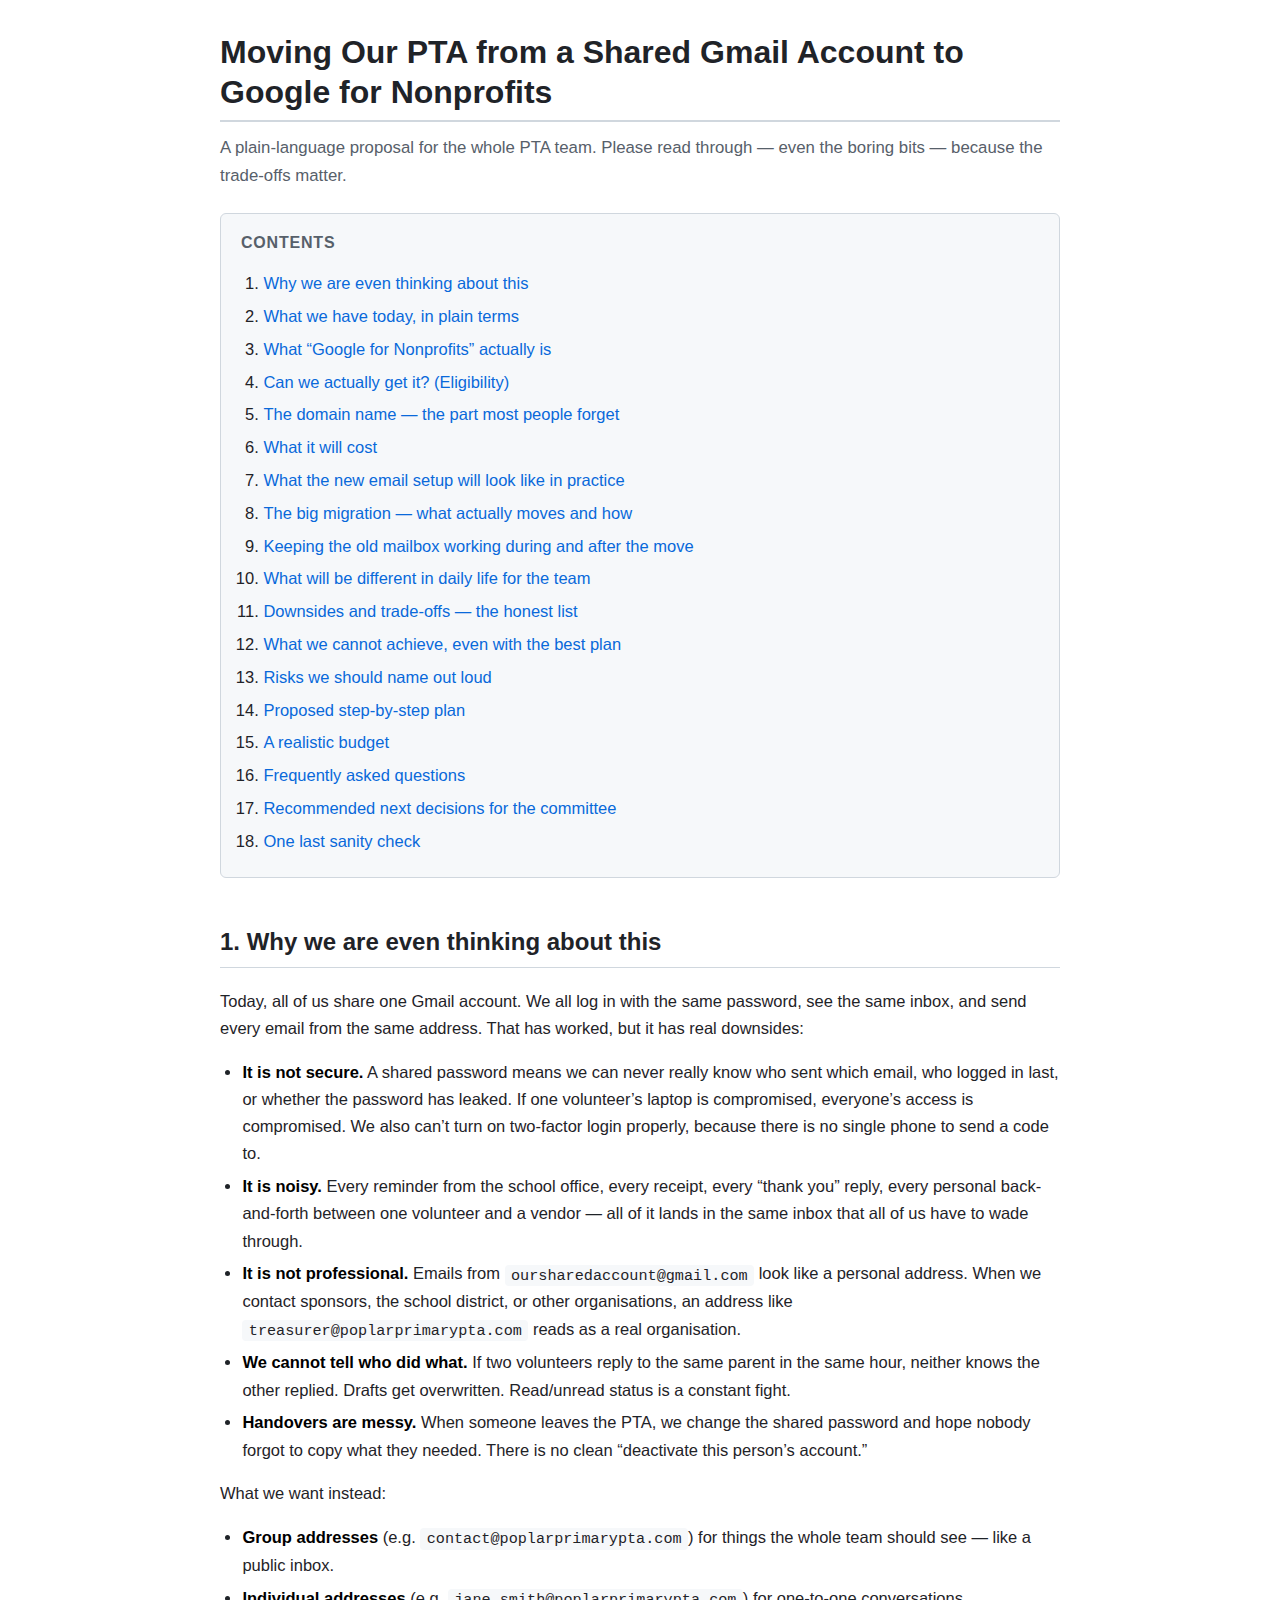
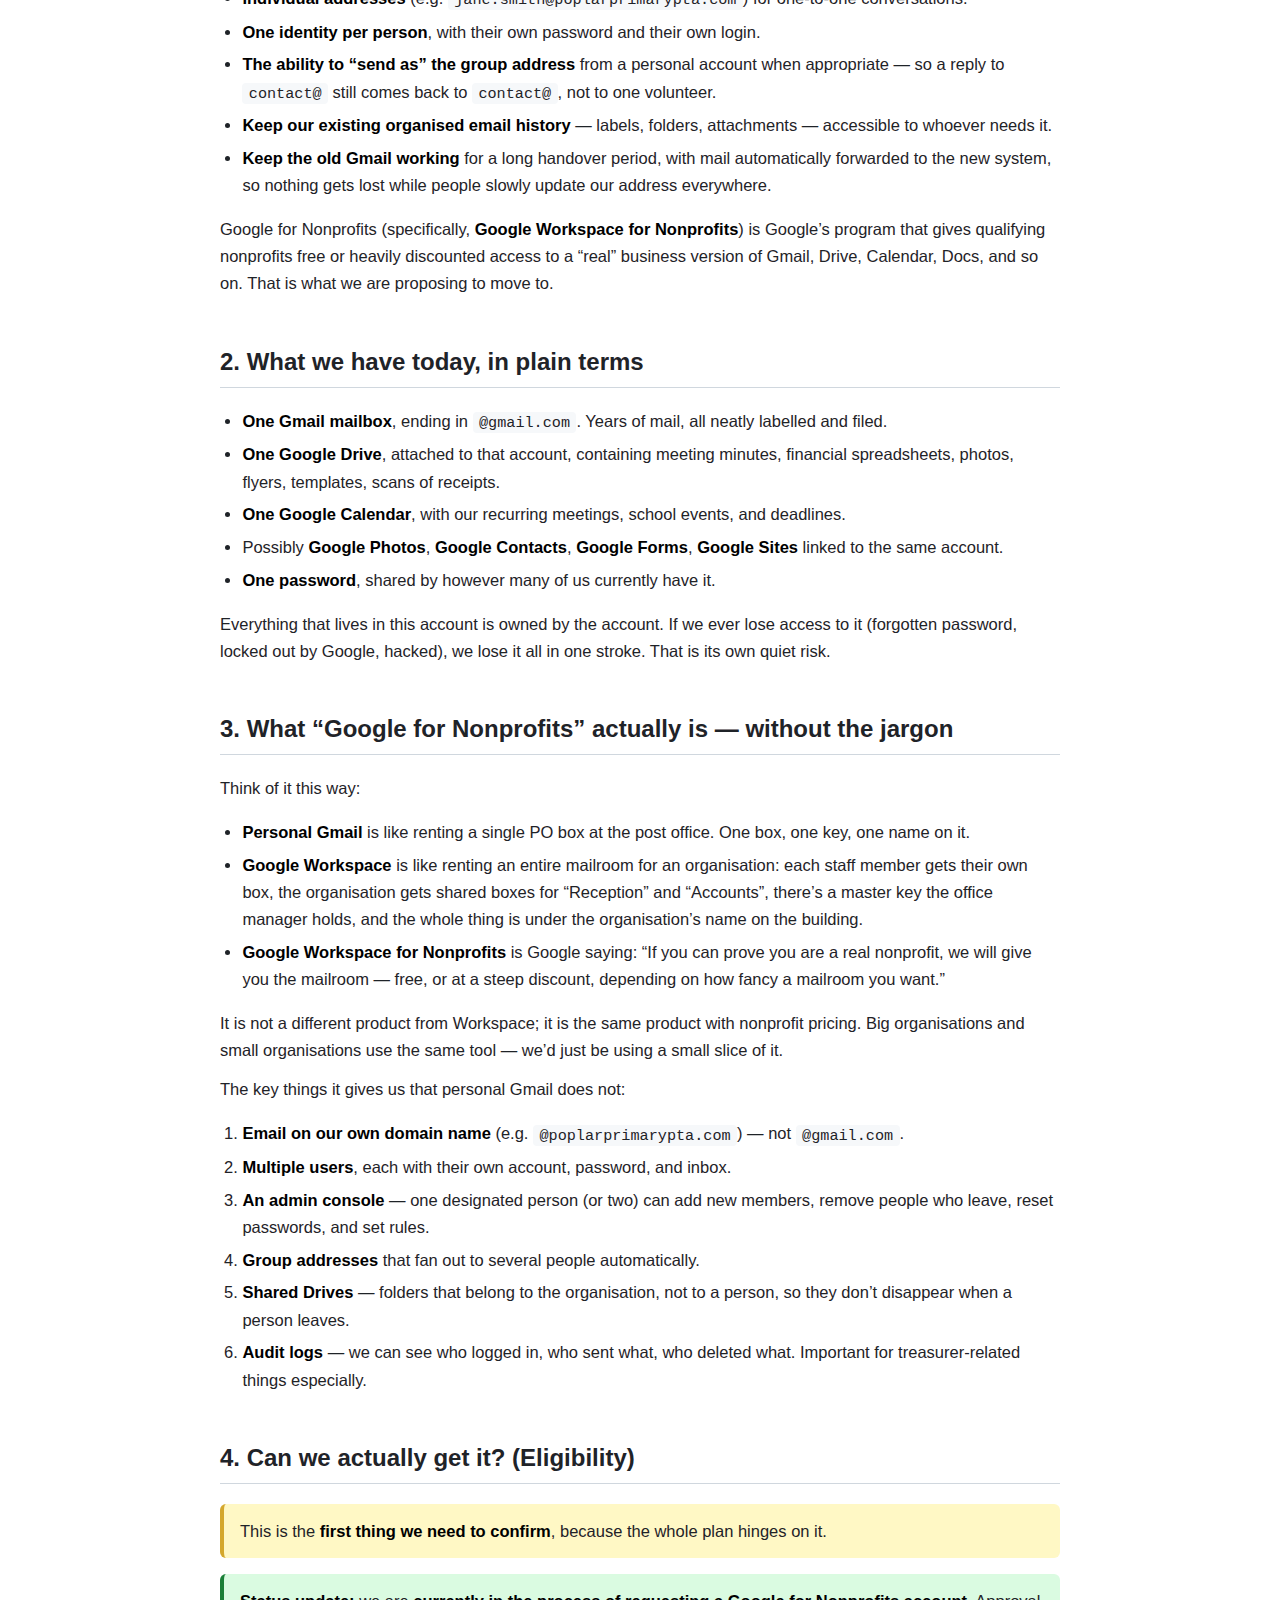
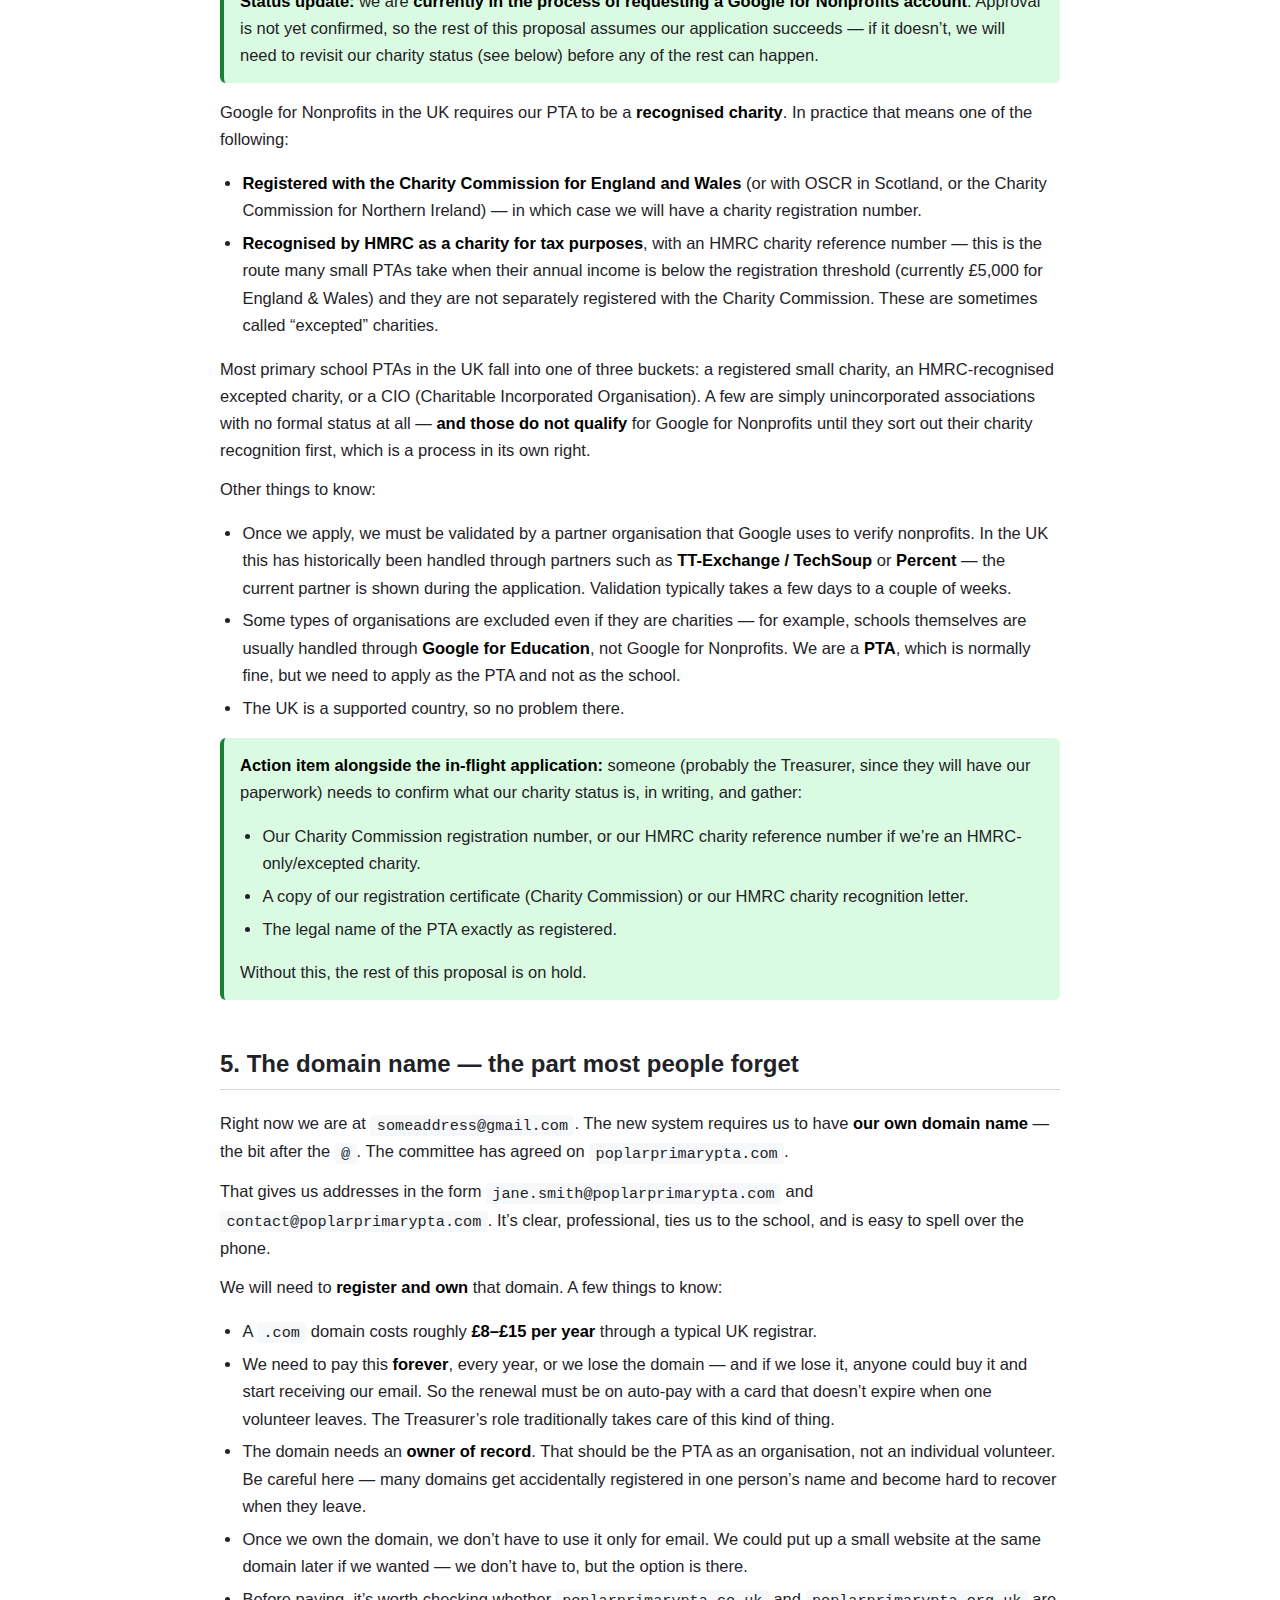
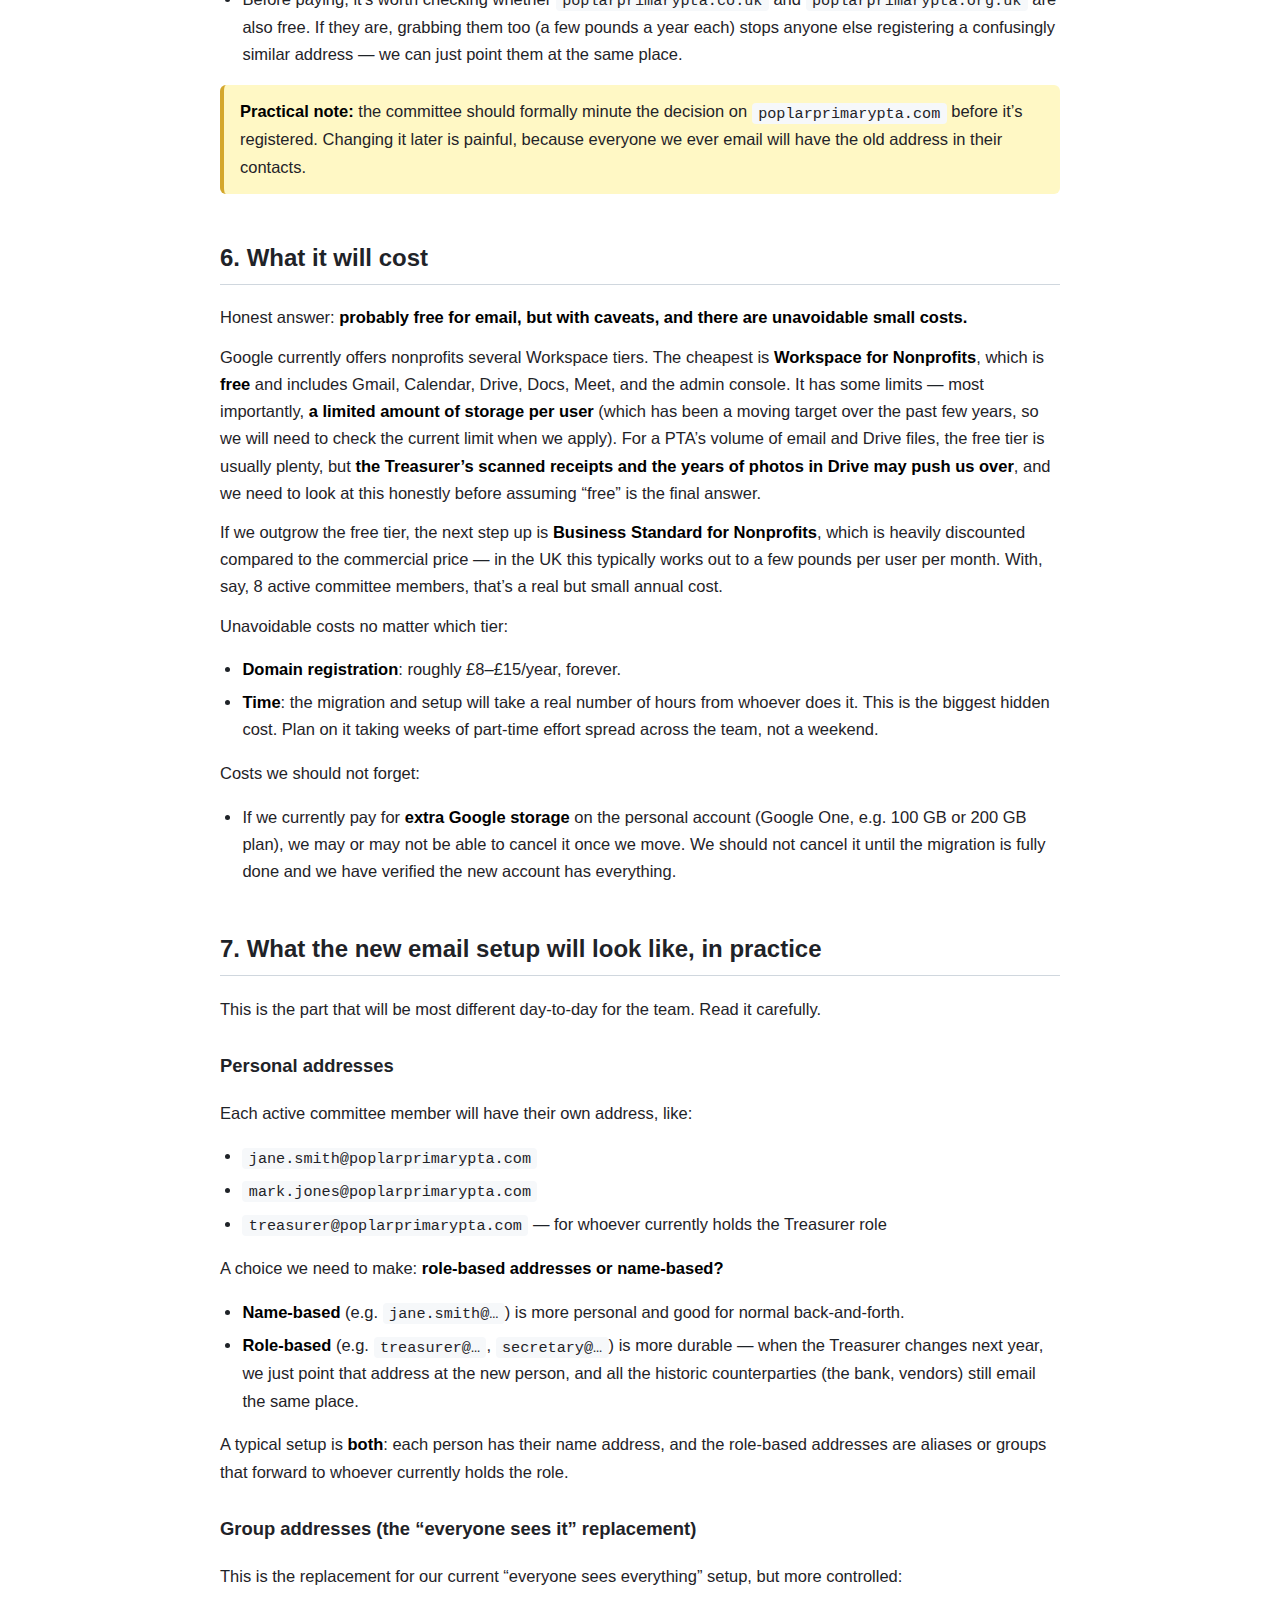
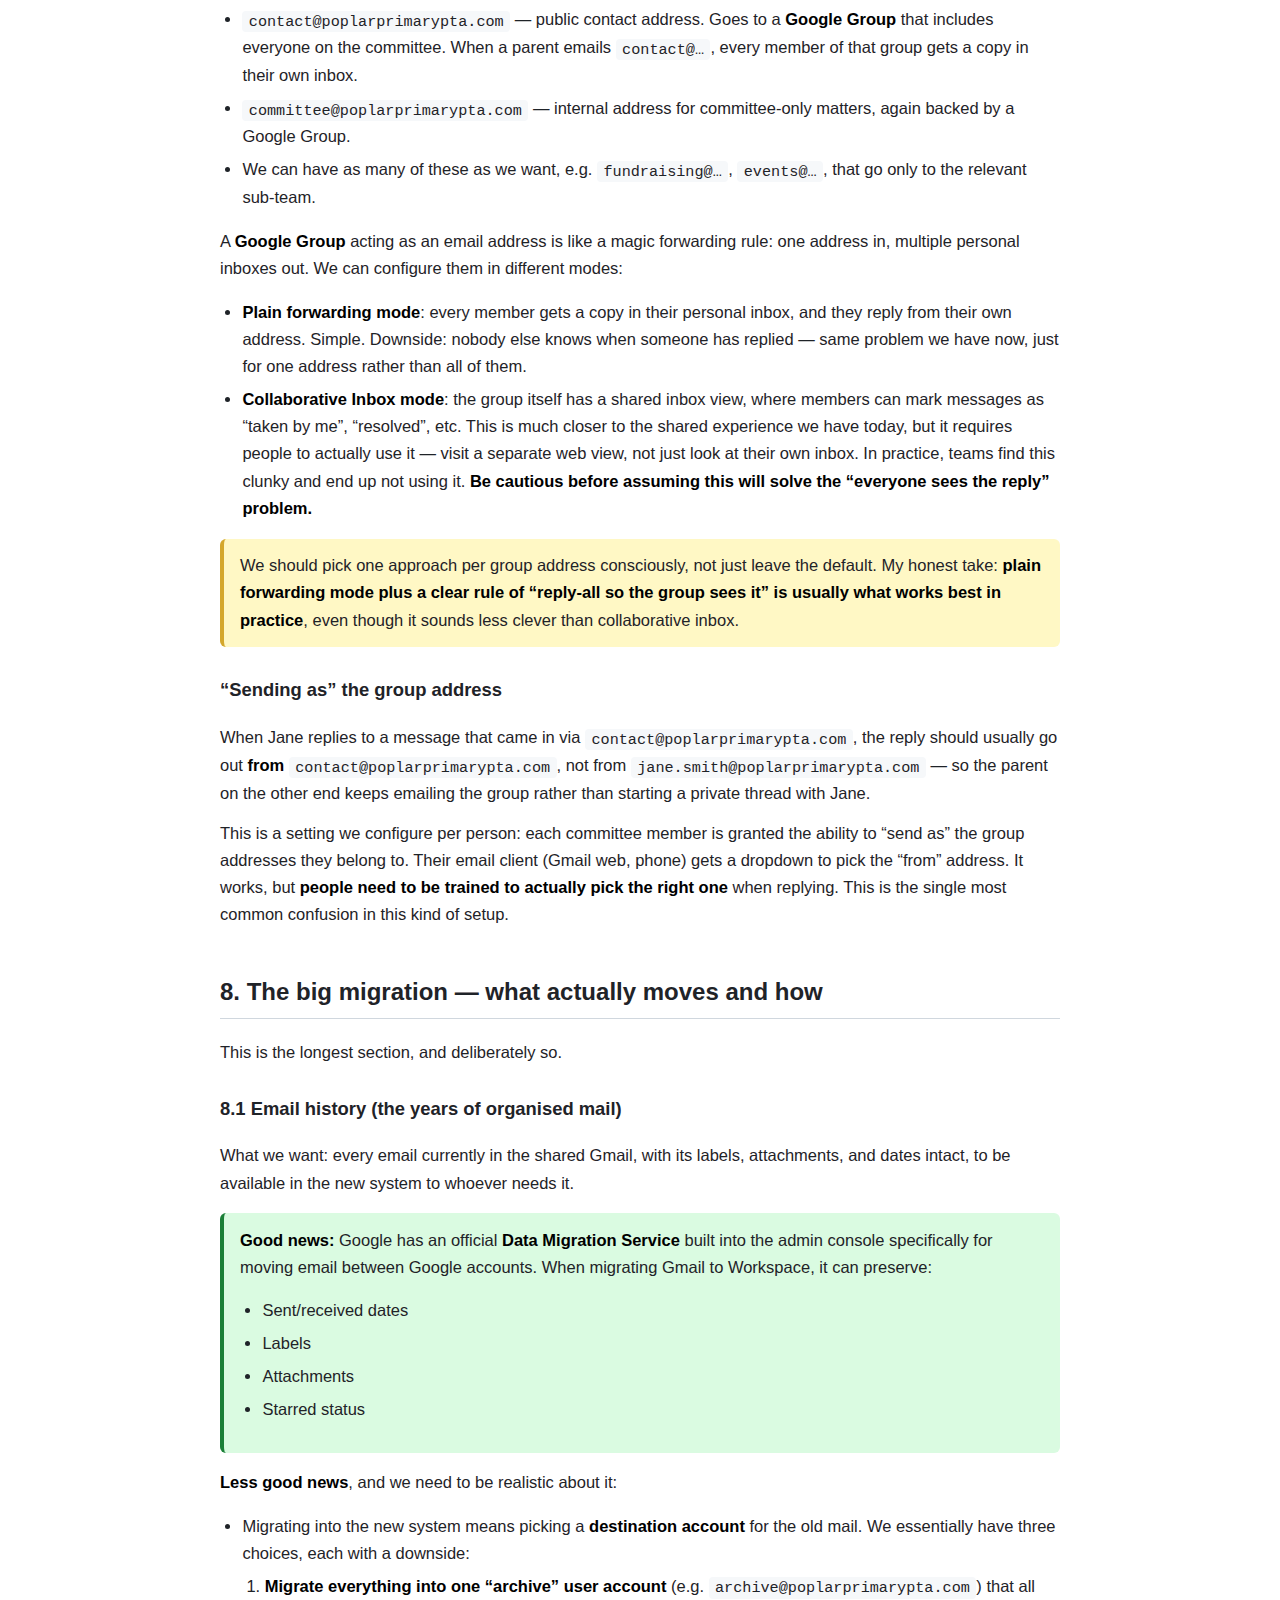
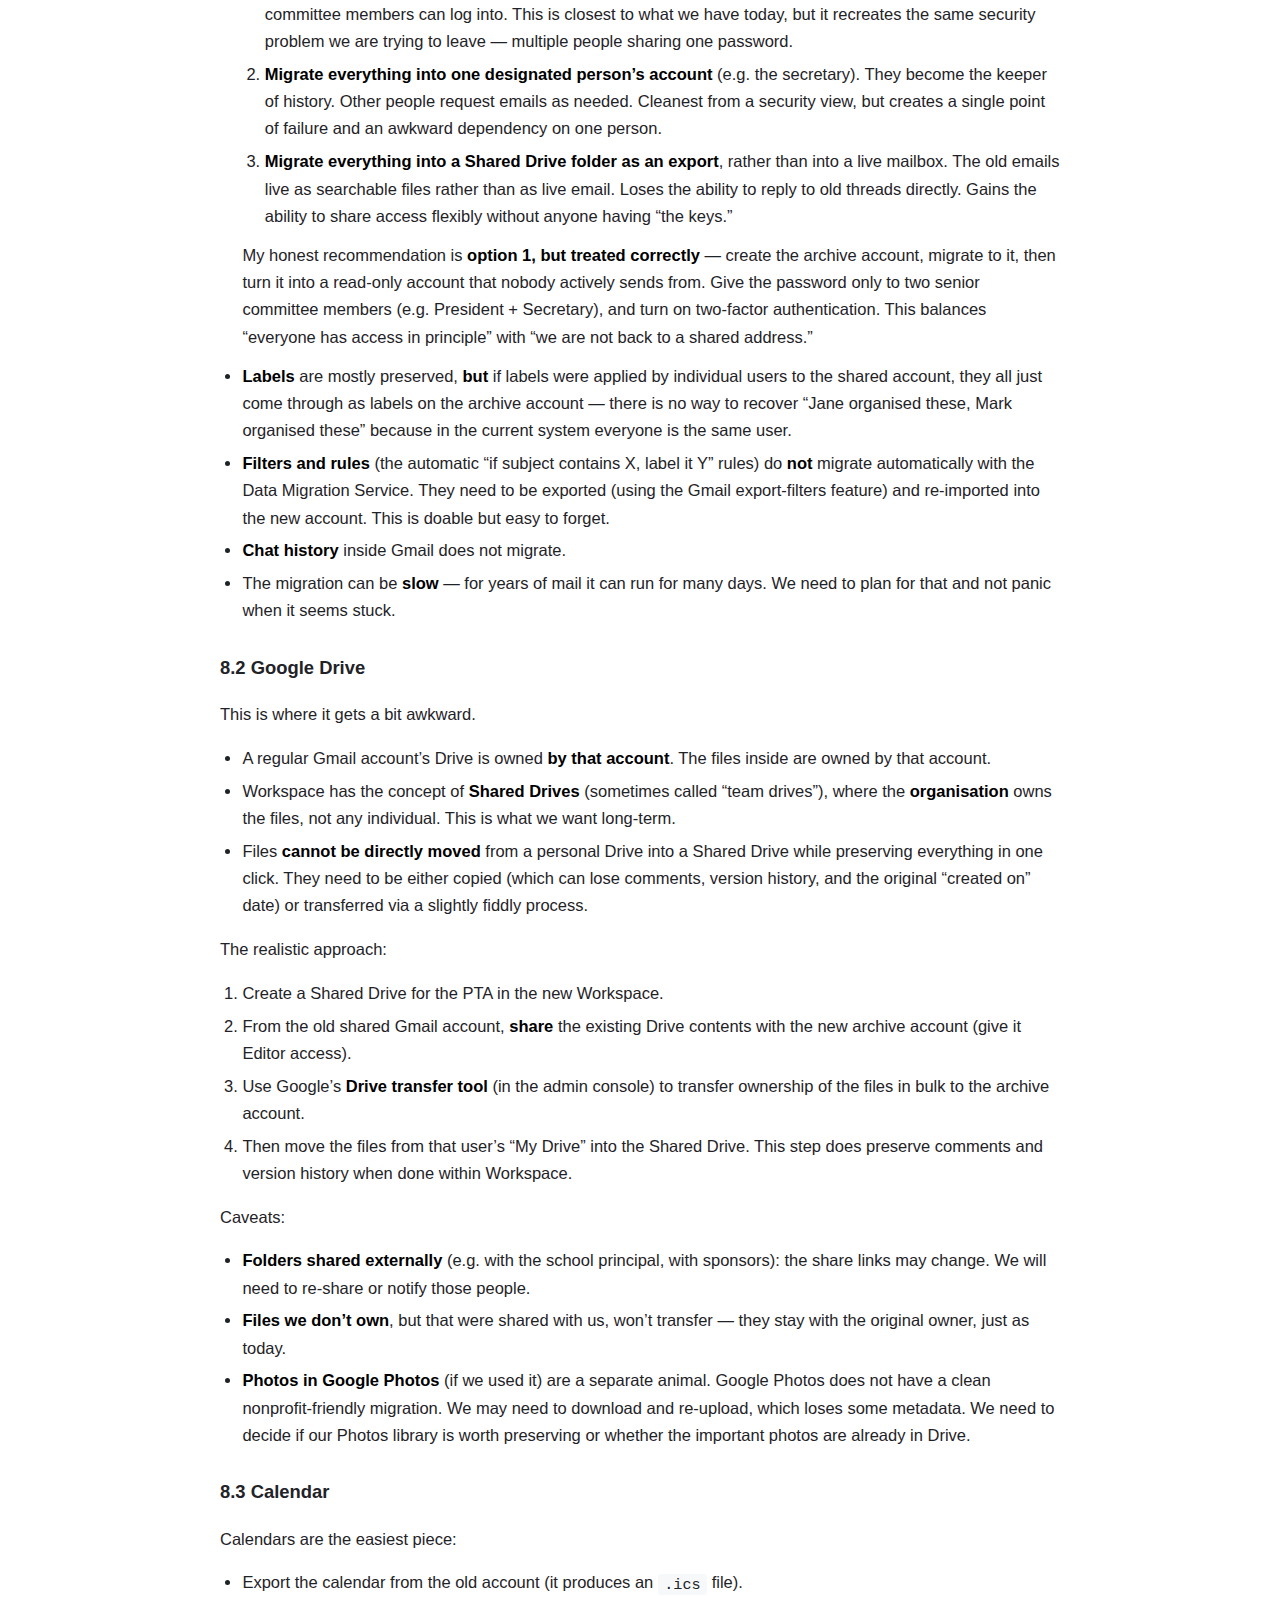
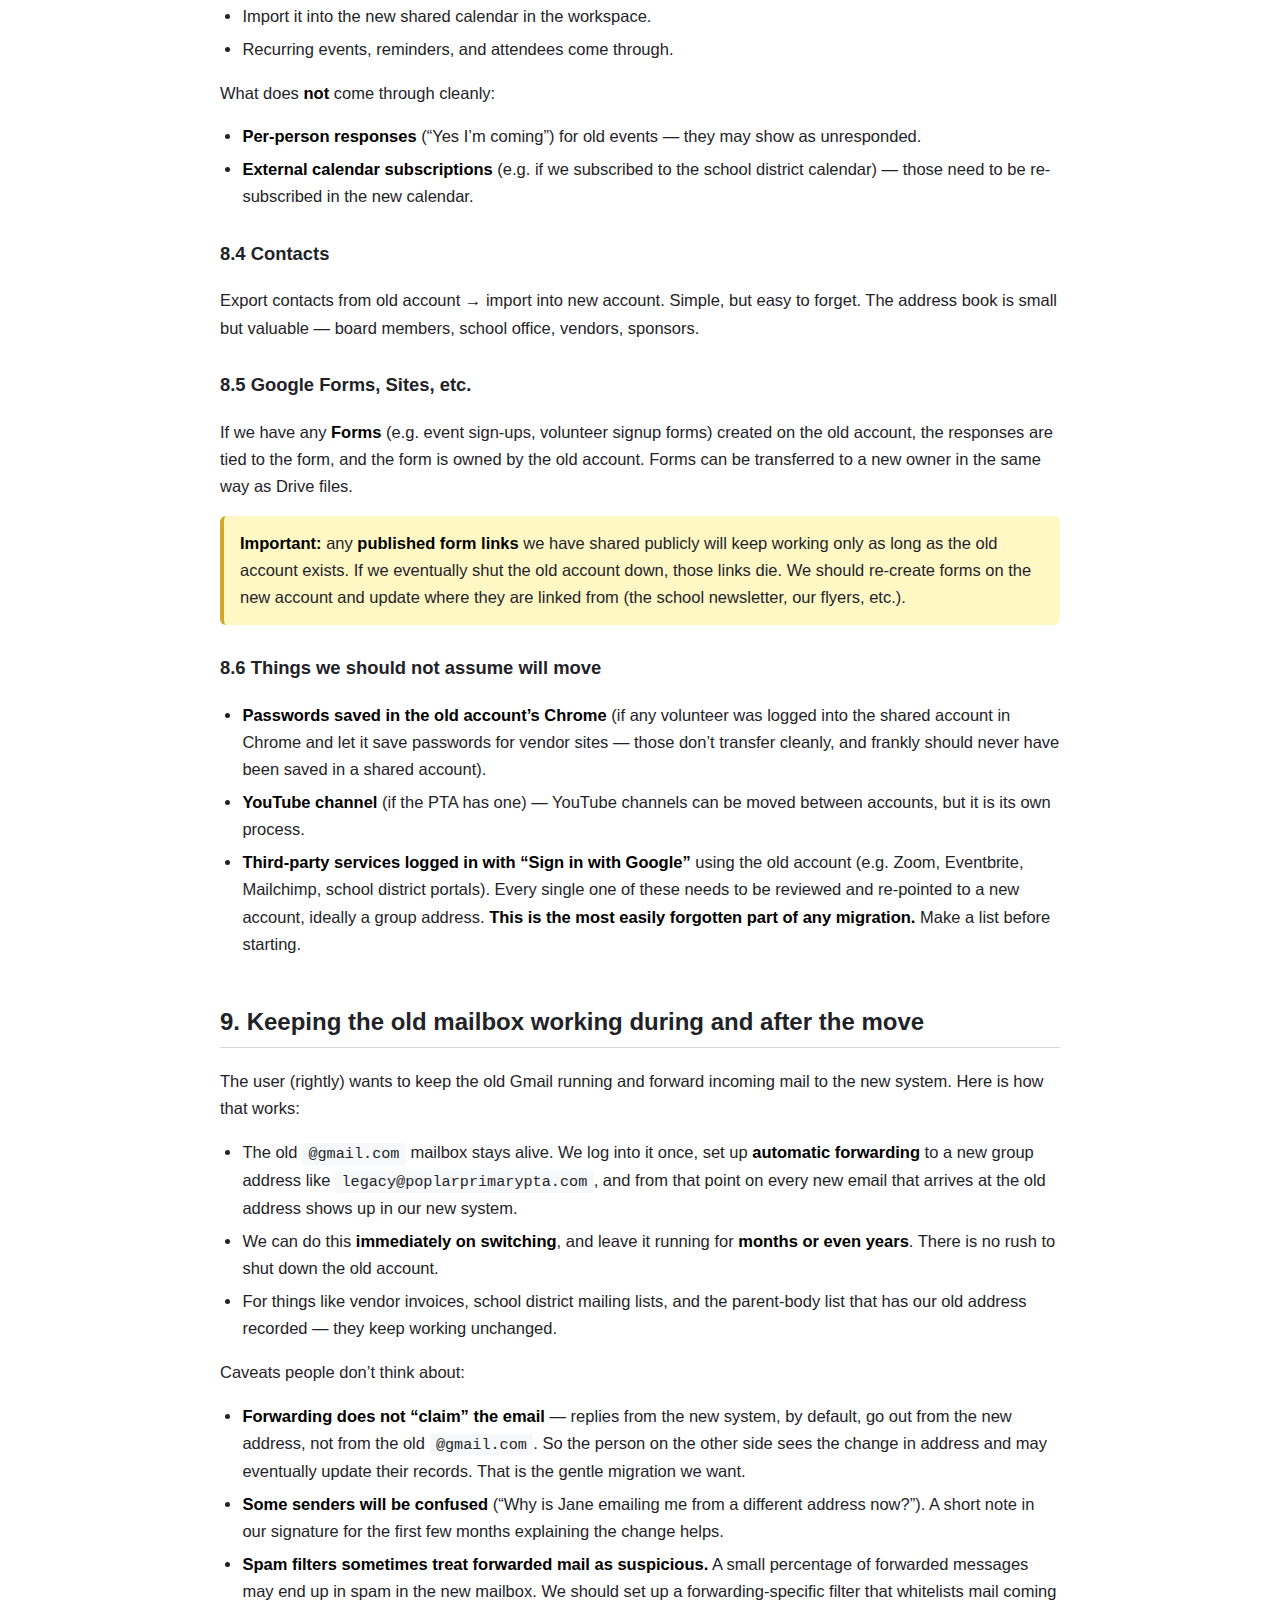
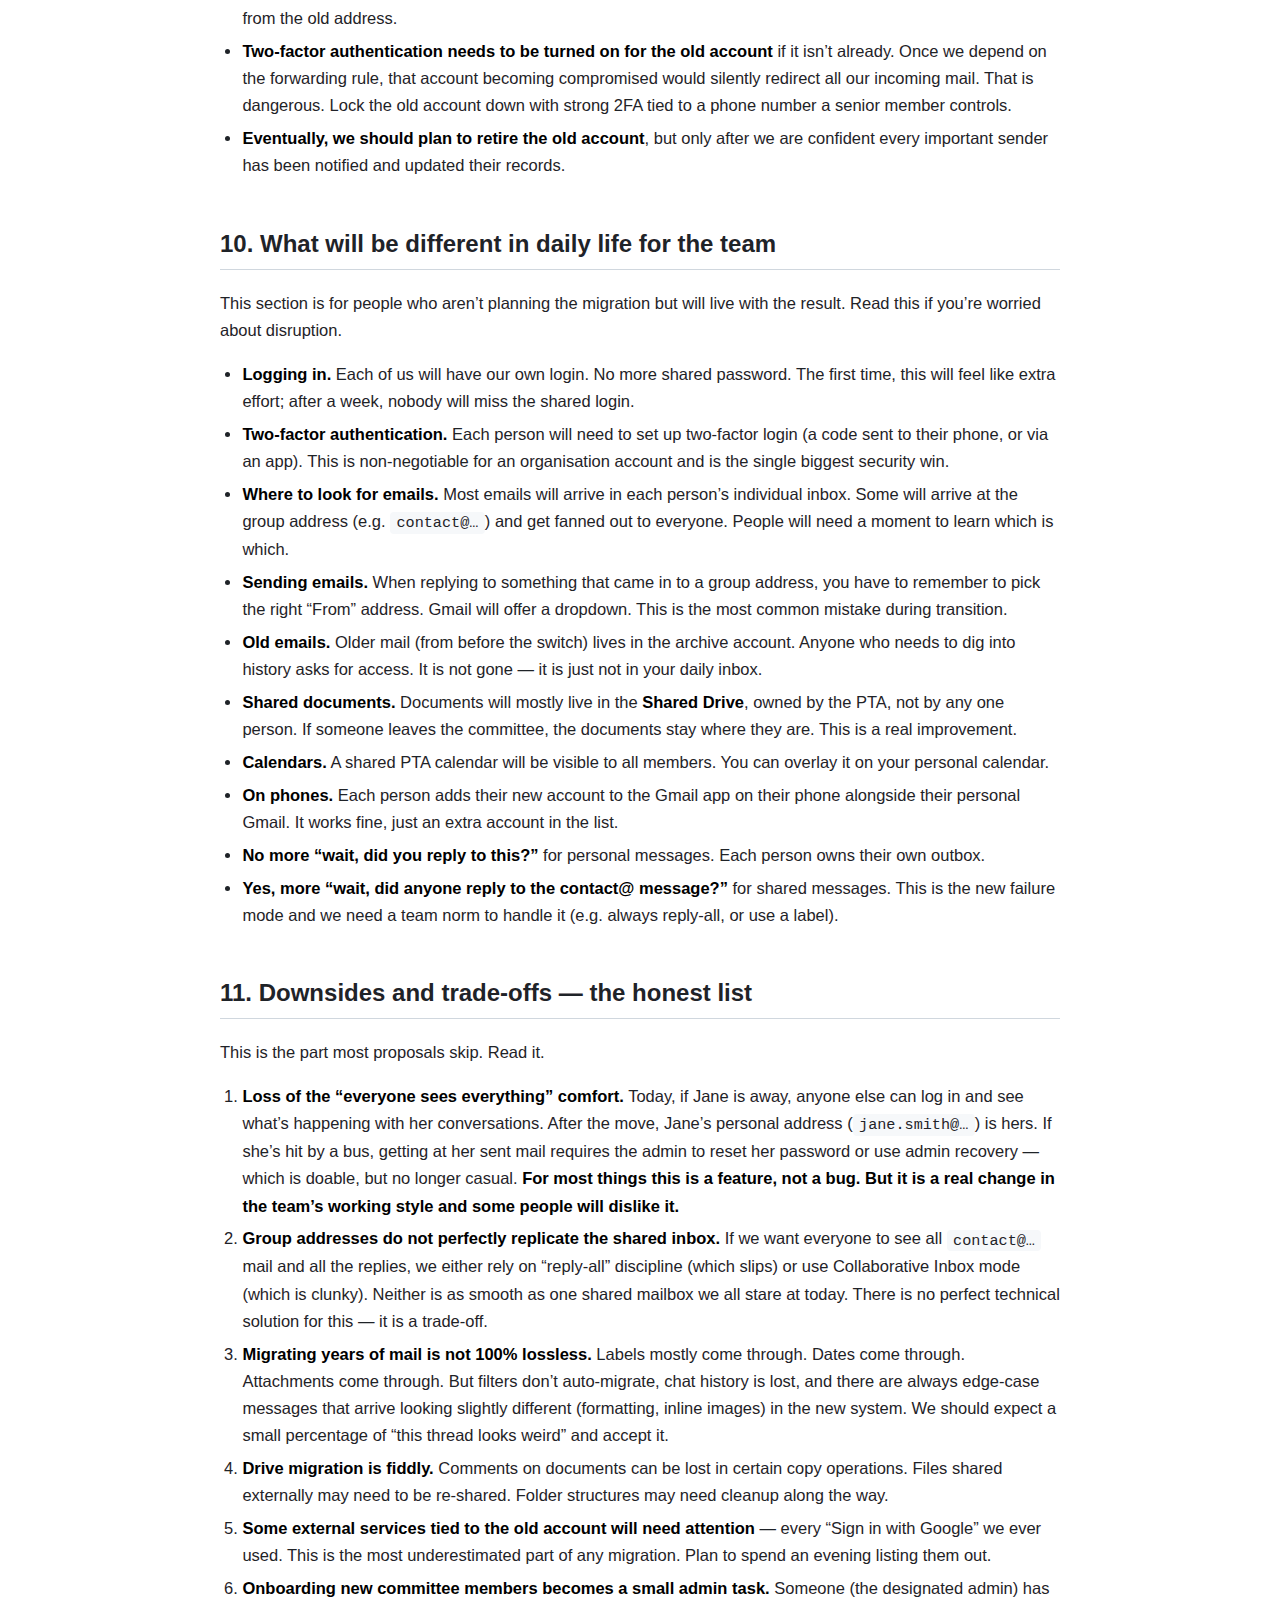
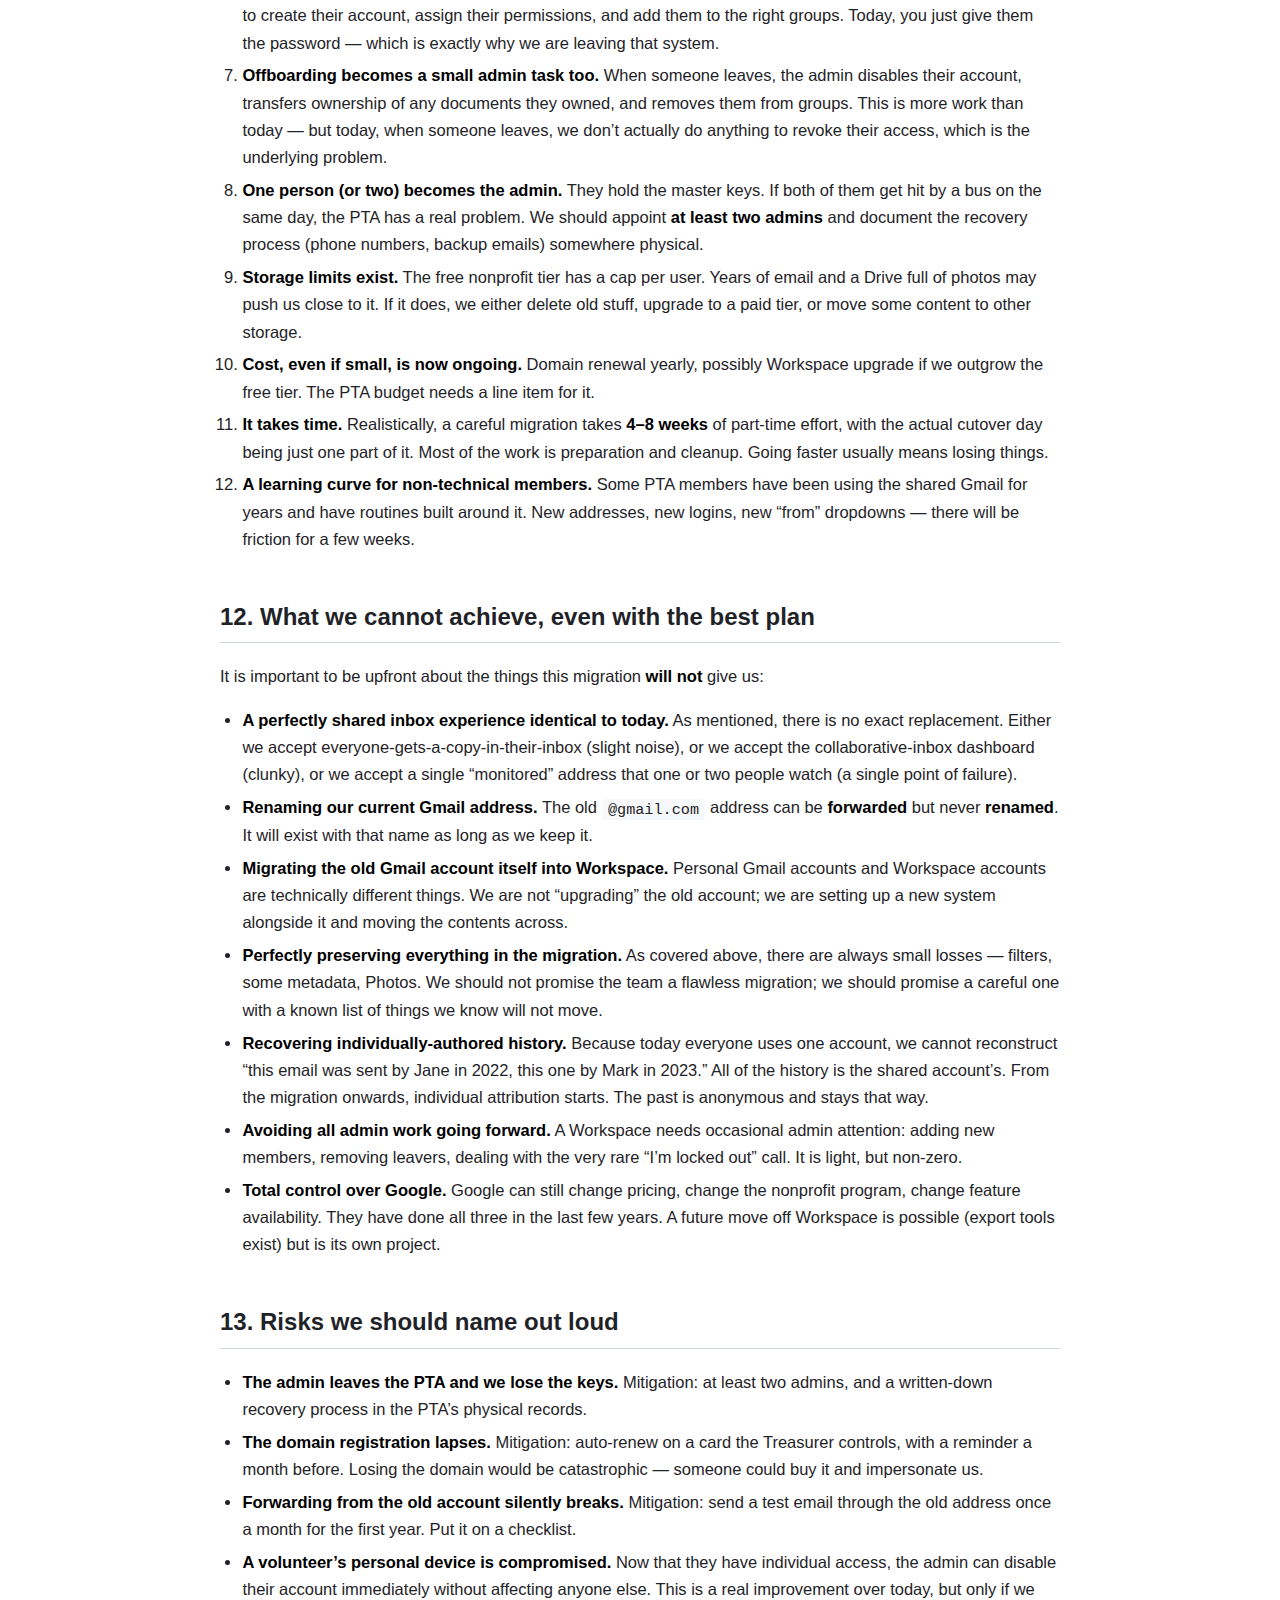
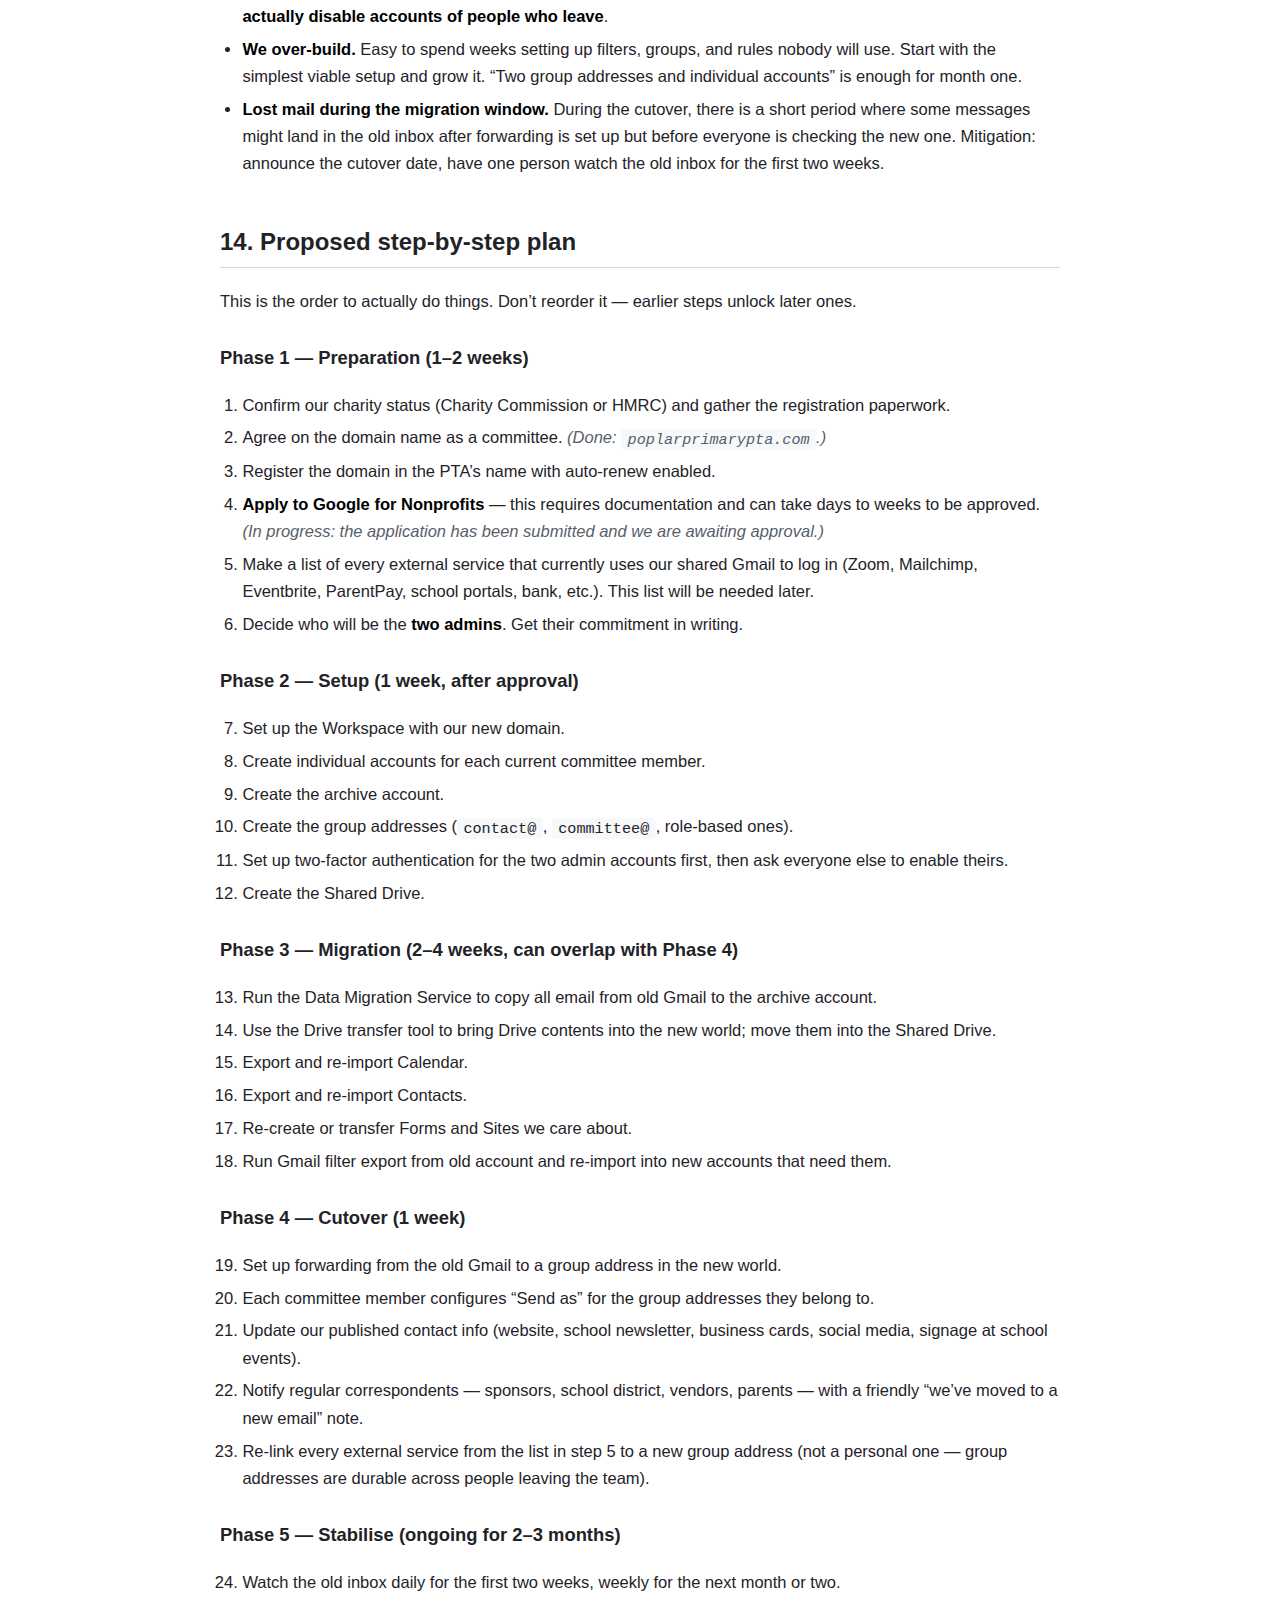
<file: PTA-Google-Workspace-Migration-Proposal.html>
<!DOCTYPE html>
<html lang="en">
<head>
<meta charset="UTF-8">
<meta name="viewport" content="width=device-width, initial-scale=1.0">
<title>Moving Our PTA from a Shared Gmail Account to Google for Nonprofits</title>
<style>
  :root {
    --text: #1f2328;
    --muted: #57606a;
    --accent: #0969da;
    --border: #d0d7de;
    --bg: #ffffff;
    --bg-soft: #f6f8fa;
    --warn-bg: #fff8c5;
    --warn-border: #d4a72c;
    --good-bg: #dafbe1;
    --good-border: #1a7f37;
    --bad-bg: #ffebe9;
    --bad-border: #cf222e;
  }
  * { box-sizing: border-box; }
  html { scroll-behavior: smooth; }
  body {
    font-family: -apple-system, BlinkMacSystemFont, "Segoe UI", Roboto, Helvetica, Arial, sans-serif;
    color: var(--text);
    background: var(--bg);
    line-height: 1.65;
    max-width: 880px;
    margin: 0 auto;
    padding: 2rem 1.25rem 6rem;
    font-size: 16.5px;
  }
  h1 {
    font-size: 2rem;
    line-height: 1.25;
    margin: 0 0 0.25rem;
    padding-bottom: 0.5rem;
    border-bottom: 2px solid var(--border);
  }
  h2 {
    font-size: 1.5rem;
    margin-top: 2.75rem;
    padding-bottom: 0.35rem;
    border-bottom: 1px solid var(--border);
  }
  h3 {
    font-size: 1.15rem;
    margin-top: 1.75rem;
    color: var(--text);
  }
  p { margin: 0.75rem 0; }
  ul, ol { padding-left: 1.4rem; }
  li { margin: 0.35rem 0; }
  li > ul, li > ol { margin-top: 0.35rem; }
  strong { color: #000; }
  em { color: var(--muted); }
  hr {
    border: none;
    border-top: 1px solid var(--border);
    margin: 2.5rem 0;
  }
  code {
    background: var(--bg-soft);
    padding: 0.1rem 0.4rem;
    border-radius: 4px;
    font-family: ui-monospace, SFMono-Regular, "SF Mono", Menlo, Consolas, monospace;
    font-size: 0.92em;
  }
  blockquote {
    border-left: 4px solid var(--accent);
    margin: 1rem 0;
    padding: 0.5rem 1rem;
    background: var(--bg-soft);
    color: var(--muted);
  }
  table {
    border-collapse: collapse;
    width: 100%;
    margin: 1rem 0;
    font-size: 0.96em;
  }
  th, td {
    border: 1px solid var(--border);
    padding: 0.55rem 0.75rem;
    text-align: left;
    vertical-align: top;
  }
  th {
    background: var(--bg-soft);
    font-weight: 600;
  }
  .callout {
    margin: 1rem 0;
    padding: 0.85rem 1rem;
    border-radius: 6px;
    border-left: 4px solid;
  }
  .callout.warn { background: var(--warn-bg); border-color: var(--warn-border); }
  .callout.good { background: var(--good-bg); border-color: var(--good-border); }
  .callout.bad  { background: var(--bad-bg);  border-color: var(--bad-border); }
  .callout p:first-child { margin-top: 0; }
  .callout p:last-child  { margin-bottom: 0; }
  .toc {
    background: var(--bg-soft);
    border: 1px solid var(--border);
    border-radius: 6px;
    padding: 1rem 1.25rem;
    margin: 1.5rem 0 2.5rem;
  }
  .toc h2 {
    margin-top: 0;
    border: none;
    font-size: 1rem;
    text-transform: uppercase;
    letter-spacing: 0.05em;
    color: var(--muted);
    padding-bottom: 0;
  }
  .toc ol { margin: 0; }
  .toc a {
    color: var(--accent);
    text-decoration: none;
  }
  .toc a:hover { text-decoration: underline; }
  .lead {
    font-size: 1.05rem;
    color: var(--muted);
    margin-bottom: 1.5rem;
  }
  .qa-question {
    font-weight: 600;
    margin-top: 1rem;
    margin-bottom: 0.1rem;
  }
  .qa-answer {
    margin-top: 0;
    margin-bottom: 0.75rem;
  }
  @media print {
    body { font-size: 11pt; max-width: 100%; padding: 0; }
    h1, h2, h3 { page-break-after: avoid; }
    .callout, table, blockquote { page-break-inside: avoid; }
    .toc { page-break-after: always; }
  }
</style>
</head>
<body>

<h1>Moving Our PTA from a Shared Gmail Account to Google for Nonprofits</h1>
<p class="lead">A plain-language proposal for the whole PTA team. Please read through &mdash; even the boring bits &mdash; because the trade-offs matter.</p>

<nav class="toc" aria-label="Table of contents">
  <h2>Contents</h2>
  <ol>
    <li><a href="#sec-1">Why we are even thinking about this</a></li>
    <li><a href="#sec-2">What we have today, in plain terms</a></li>
    <li><a href="#sec-3">What &ldquo;Google for Nonprofits&rdquo; actually is</a></li>
    <li><a href="#sec-4">Can we actually get it? (Eligibility)</a></li>
    <li><a href="#sec-5">The domain name &mdash; the part most people forget</a></li>
    <li><a href="#sec-6">What it will cost</a></li>
    <li><a href="#sec-7">What the new email setup will look like in practice</a></li>
    <li><a href="#sec-8">The big migration &mdash; what actually moves and how</a></li>
    <li><a href="#sec-9">Keeping the old mailbox working during and after the move</a></li>
    <li><a href="#sec-10">What will be different in daily life for the team</a></li>
    <li><a href="#sec-11">Downsides and trade-offs &mdash; the honest list</a></li>
    <li><a href="#sec-12">What we cannot achieve, even with the best plan</a></li>
    <li><a href="#sec-13">Risks we should name out loud</a></li>
    <li><a href="#sec-14">Proposed step-by-step plan</a></li>
    <li><a href="#sec-15">A realistic budget</a></li>
    <li><a href="#sec-16">Frequently asked questions</a></li>
    <li><a href="#sec-17">Recommended next decisions for the committee</a></li>
    <li><a href="#sec-18">One last sanity check</a></li>
  </ol>
</nav>

<h2 id="sec-1">1. Why we are even thinking about this</h2>
<p>Today, all of us share one Gmail account. We all log in with the same password, see the same inbox, and send every email from the same address. That has worked, but it has real downsides:</p>
<ul>
  <li><strong>It is not secure.</strong> A shared password means we can never really know who sent which email, who logged in last, or whether the password has leaked. If one volunteer&rsquo;s laptop is compromised, everyone&rsquo;s access is compromised. We also can&rsquo;t turn on two-factor login properly, because there is no single phone to send a code to.</li>
  <li><strong>It is noisy.</strong> Every reminder from the school office, every receipt, every &ldquo;thank you&rdquo; reply, every personal back-and-forth between one volunteer and a vendor &mdash; all of it lands in the same inbox that all of us have to wade through.</li>
  <li><strong>It is not professional.</strong> Emails from <code>oursharedaccount@gmail.com</code> look like a personal address. When we contact sponsors, the school district, or other organisations, an address like <code>treasurer@poplarprimarypta.com</code> reads as a real organisation.</li>
  <li><strong>We cannot tell who did what.</strong> If two volunteers reply to the same parent in the same hour, neither knows the other replied. Drafts get overwritten. Read/unread status is a constant fight.</li>
  <li><strong>Handovers are messy.</strong> When someone leaves the PTA, we change the shared password and hope nobody forgot to copy what they needed. There is no clean &ldquo;deactivate this person&rsquo;s account.&rdquo;</li>
</ul>

<p>What we want instead:</p>
<ul>
  <li><strong>Group addresses</strong> (e.g. <code>contact@poplarprimarypta.com</code>) for things the whole team should see &mdash; like a public inbox.</li>
  <li><strong>Individual addresses</strong> (e.g. <code>jane.smith@poplarprimarypta.com</code>) for one-to-one conversations.</li>
  <li><strong>One identity per person</strong>, with their own password and their own login.</li>
  <li><strong>The ability to &ldquo;send as&rdquo; the group address</strong> from a personal account when appropriate &mdash; so a reply to <code>contact@</code> still comes back to <code>contact@</code>, not to one volunteer.</li>
  <li><strong>Keep our existing organised email history</strong> &mdash; labels, folders, attachments &mdash; accessible to whoever needs it.</li>
  <li><strong>Keep the old Gmail working</strong> for a long handover period, with mail automatically forwarded to the new system, so nothing gets lost while people slowly update our address everywhere.</li>
</ul>

<p>Google for Nonprofits (specifically, <strong>Google Workspace for Nonprofits</strong>) is Google&rsquo;s program that gives qualifying nonprofits free or heavily discounted access to a &ldquo;real&rdquo; business version of Gmail, Drive, Calendar, Docs, and so on. That is what we are proposing to move to.</p>

<h2 id="sec-2">2. What we have today, in plain terms</h2>
<ul>
  <li><strong>One Gmail mailbox</strong>, ending in <code>@gmail.com</code>. Years of mail, all neatly labelled and filed.</li>
  <li><strong>One Google Drive</strong>, attached to that account, containing meeting minutes, financial spreadsheets, photos, flyers, templates, scans of receipts.</li>
  <li><strong>One Google Calendar</strong>, with our recurring meetings, school events, and deadlines.</li>
  <li>Possibly <strong>Google Photos</strong>, <strong>Google Contacts</strong>, <strong>Google Forms</strong>, <strong>Google Sites</strong> linked to the same account.</li>
  <li><strong>One password</strong>, shared by however many of us currently have it.</li>
</ul>
<p>Everything that lives in this account is owned by the account. If we ever lose access to it (forgotten password, locked out by Google, hacked), we lose it all in one stroke. That is its own quiet risk.</p>

<h2 id="sec-3">3. What &ldquo;Google for Nonprofits&rdquo; actually is &mdash; without the jargon</h2>
<p>Think of it this way:</p>
<ul>
  <li><strong>Personal Gmail</strong> is like renting a single PO box at the post office. One box, one key, one name on it.</li>
  <li><strong>Google Workspace</strong> is like renting an entire mailroom for an organisation: each staff member gets their own box, the organisation gets shared boxes for &ldquo;Reception&rdquo; and &ldquo;Accounts&rdquo;, there&rsquo;s a master key the office manager holds, and the whole thing is under the organisation&rsquo;s name on the building.</li>
  <li><strong>Google Workspace for Nonprofits</strong> is Google saying: &ldquo;If you can prove you are a real nonprofit, we will give you the mailroom &mdash; free, or at a steep discount, depending on how fancy a mailroom you want.&rdquo;</li>
</ul>
<p>It is not a different product from Workspace; it is the same product with nonprofit pricing. Big organisations and small organisations use the same tool &mdash; we&rsquo;d just be using a small slice of it.</p>
<p>The key things it gives us that personal Gmail does not:</p>
<ol>
  <li><strong>Email on our own domain name</strong> (e.g. <code>@poplarprimarypta.com</code>) &mdash; not <code>@gmail.com</code>.</li>
  <li><strong>Multiple users</strong>, each with their own account, password, and inbox.</li>
  <li><strong>An admin console</strong> &mdash; one designated person (or two) can add new members, remove people who leave, reset passwords, and set rules.</li>
  <li><strong>Group addresses</strong> that fan out to several people automatically.</li>
  <li><strong>Shared Drives</strong> &mdash; folders that belong to the organisation, not to a person, so they don&rsquo;t disappear when a person leaves.</li>
  <li><strong>Audit logs</strong> &mdash; we can see who logged in, who sent what, who deleted what. Important for treasurer-related things especially.</li>
</ol>

<h2 id="sec-4">4. Can we actually get it? (Eligibility)</h2>
<div class="callout warn">
  <p>This is the <strong>first thing we need to confirm</strong>, because the whole plan hinges on it.</p>
</div>
<div class="callout good">
  <p><strong>Status update:</strong> we are <strong>currently in the process of requesting a Google for Nonprofits account</strong>. Approval is not yet confirmed, so the rest of this proposal assumes our application succeeds &mdash; if it doesn&rsquo;t, we will need to revisit our charity status (see below) before any of the rest can happen.</p>
</div>
<p>Google for Nonprofits in the UK requires our PTA to be a <strong>recognised charity</strong>. In practice that means one of the following:</p>
<ul>
  <li><strong>Registered with the Charity Commission for England and Wales</strong> (or with OSCR in Scotland, or the Charity Commission for Northern Ireland) &mdash; in which case we will have a charity registration number.</li>
  <li><strong>Recognised by HMRC as a charity for tax purposes</strong>, with an HMRC charity reference number &mdash; this is the route many small PTAs take when their annual income is below the registration threshold (currently &pound;5,000 for England &amp; Wales) and they are not separately registered with the Charity Commission. These are sometimes called &ldquo;excepted&rdquo; charities.</li>
</ul>
<p>Most primary school PTAs in the UK fall into one of three buckets: a registered small charity, an HMRC-recognised excepted charity, or a CIO (Charitable Incorporated Organisation). A few are simply unincorporated associations with no formal status at all &mdash; <strong>and those do not qualify</strong> for Google for Nonprofits until they sort out their charity recognition first, which is a process in its own right.</p>
<p>Other things to know:</p>
<ul>
  <li>Once we apply, we must be validated by a partner organisation that Google uses to verify nonprofits. In the UK this has historically been handled through partners such as <strong>TT-Exchange / TechSoup</strong> or <strong>Percent</strong> &mdash; the current partner is shown during the application. Validation typically takes a few days to a couple of weeks.</li>
  <li>Some types of organisations are excluded even if they are charities &mdash; for example, schools themselves are usually handled through <strong>Google for Education</strong>, not Google for Nonprofits. We are a <strong>PTA</strong>, which is normally fine, but we need to apply as the PTA and not as the school.</li>
  <li>The UK is a supported country, so no problem there.</li>
</ul>
<div class="callout good">
  <p><strong>Action item alongside the in-flight application:</strong> someone (probably the Treasurer, since they will have our paperwork) needs to confirm what our charity status is, in writing, and gather:</p>
  <ul>
    <li>Our Charity Commission registration number, or our HMRC charity reference number if we&rsquo;re an HMRC-only/excepted charity.</li>
    <li>A copy of our registration certificate (Charity Commission) or our HMRC charity recognition letter.</li>
    <li>The legal name of the PTA exactly as registered.</li>
  </ul>
  <p>Without this, the rest of this proposal is on hold.</p>
</div>

<h2 id="sec-5">5. The domain name &mdash; the part most people forget</h2>
<p>Right now we are at <code>someaddress@gmail.com</code>. The new system requires us to have <strong>our own domain name</strong> &mdash; the bit after the <code>@</code>. The committee has agreed on <code>poplarprimarypta.com</code>.</p>
<p>That gives us addresses in the form <code>jane.smith@poplarprimarypta.com</code> and <code>contact@poplarprimarypta.com</code>. It&rsquo;s clear, professional, ties us to the school, and is easy to spell over the phone.</p>
<p>We will need to <strong>register and own</strong> that domain. A few things to know:</p>
<ul>
  <li>A <code>.com</code> domain costs roughly <strong>&pound;8&ndash;&pound;15 per year</strong> through a typical UK registrar.</li>
  <li>We need to pay this <strong>forever</strong>, every year, or we lose the domain &mdash; and if we lose it, anyone could buy it and start receiving our email. So the renewal must be on auto-pay with a card that doesn&rsquo;t expire when one volunteer leaves. The Treasurer&rsquo;s role traditionally takes care of this kind of thing.</li>
  <li>The domain needs an <strong>owner of record</strong>. That should be the PTA as an organisation, not an individual volunteer. Be careful here &mdash; many domains get accidentally registered in one person&rsquo;s name and become hard to recover when they leave.</li>
  <li>Once we own the domain, we don&rsquo;t have to use it only for email. We could put up a small website at the same domain later if we wanted &mdash; we don&rsquo;t have to, but the option is there.</li>
  <li>Before paying, it&rsquo;s worth checking whether <code>poplarprimarypta.co.uk</code> and <code>poplarprimarypta.org.uk</code> are also free. If they are, grabbing them too (a few pounds a year each) stops anyone else registering a confusingly similar address &mdash; we can just point them at the same place.</li>
</ul>
<div class="callout warn">
  <p><strong>Practical note:</strong> the committee should formally minute the decision on <code>poplarprimarypta.com</code> before it&rsquo;s registered. Changing it later is painful, because everyone we ever email will have the old address in their contacts.</p>
</div>

<h2 id="sec-6">6. What it will cost</h2>
<p>Honest answer: <strong>probably free for email, but with caveats, and there are unavoidable small costs.</strong></p>
<p>Google currently offers nonprofits several Workspace tiers. The cheapest is <strong>Workspace for Nonprofits</strong>, which is <strong>free</strong> and includes Gmail, Calendar, Drive, Docs, Meet, and the admin console. It has some limits &mdash; most importantly, <strong>a limited amount of storage per user</strong> (which has been a moving target over the past few years, so we will need to check the current limit when we apply). For a PTA&rsquo;s volume of email and Drive files, the free tier is usually plenty, but <strong>the Treasurer&rsquo;s scanned receipts and the years of photos in Drive may push us over</strong>, and we need to look at this honestly before assuming &ldquo;free&rdquo; is the final answer.</p>
<p>If we outgrow the free tier, the next step up is <strong>Business Standard for Nonprofits</strong>, which is heavily discounted compared to the commercial price &mdash; in the UK this typically works out to a few pounds per user per month. With, say, 8 active committee members, that&rsquo;s a real but small annual cost.</p>
<p>Unavoidable costs no matter which tier:</p>
<ul>
  <li><strong>Domain registration</strong>: roughly &pound;8&ndash;&pound;15/year, forever.</li>
  <li><strong>Time</strong>: the migration and setup will take a real number of hours from whoever does it. This is the biggest hidden cost. Plan on it taking weeks of part-time effort spread across the team, not a weekend.</li>
</ul>
<p>Costs we should not forget:</p>
<ul>
  <li>If we currently pay for <strong>extra Google storage</strong> on the personal account (Google One, e.g. 100 GB or 200 GB plan), we may or may not be able to cancel it once we move. We should not cancel it until the migration is fully done and we have verified the new account has everything.</li>
</ul>

<h2 id="sec-7">7. What the new email setup will look like, in practice</h2>
<p>This is the part that will be most different day-to-day for the team. Read it carefully.</p>

<h3>Personal addresses</h3>
<p>Each active committee member will have their own address, like:</p>
<ul>
  <li><code>jane.smith@poplarprimarypta.com</code></li>
  <li><code>mark.jones@poplarprimarypta.com</code></li>
  <li><code>treasurer@poplarprimarypta.com</code> &mdash; for whoever currently holds the Treasurer role</li>
</ul>
<p>A choice we need to make: <strong>role-based addresses or name-based?</strong></p>
<ul>
  <li><strong>Name-based</strong> (e.g. <code>jane.smith@&hellip;</code>) is more personal and good for normal back-and-forth.</li>
  <li><strong>Role-based</strong> (e.g. <code>treasurer@&hellip;</code>, <code>secretary@&hellip;</code>) is more durable &mdash; when the Treasurer changes next year, we just point that address at the new person, and all the historic counterparties (the bank, vendors) still email the same place.</li>
</ul>
<p>A typical setup is <strong>both</strong>: each person has their name address, and the role-based addresses are aliases or groups that forward to whoever currently holds the role.</p>

<h3>Group addresses (the &ldquo;everyone sees it&rdquo; replacement)</h3>
<p>This is the replacement for our current &ldquo;everyone sees everything&rdquo; setup, but more controlled:</p>
<ul>
  <li><code>contact@poplarprimarypta.com</code> &mdash; public contact address. Goes to a <strong>Google Group</strong> that includes everyone on the committee. When a parent emails <code>contact@&hellip;</code>, every member of that group gets a copy in their own inbox.</li>
  <li><code>committee@poplarprimarypta.com</code> &mdash; internal address for committee-only matters, again backed by a Google Group.</li>
  <li>We can have as many of these as we want, e.g. <code>fundraising@&hellip;</code>, <code>events@&hellip;</code>, that go only to the relevant sub-team.</li>
</ul>
<p>A <strong>Google Group</strong> acting as an email address is like a magic forwarding rule: one address in, multiple personal inboxes out. We can configure them in different modes:</p>
<ul>
  <li><strong>Plain forwarding mode</strong>: every member gets a copy in their personal inbox, and they reply from their own address. Simple. Downside: nobody else knows when someone has replied &mdash; same problem we have now, just for one address rather than all of them.</li>
  <li><strong>Collaborative Inbox mode</strong>: the group itself has a shared inbox view, where members can mark messages as &ldquo;taken by me&rdquo;, &ldquo;resolved&rdquo;, etc. This is much closer to the shared experience we have today, but it requires people to actually use it &mdash; visit a separate web view, not just look at their own inbox. In practice, teams find this clunky and end up not using it. <strong>Be cautious before assuming this will solve the &ldquo;everyone sees the reply&rdquo; problem.</strong></li>
</ul>
<div class="callout warn">
  <p>We should pick one approach per group address consciously, not just leave the default. My honest take: <strong>plain forwarding mode plus a clear rule of &ldquo;reply-all so the group sees it&rdquo; is usually what works best in practice</strong>, even though it sounds less clever than collaborative inbox.</p>
</div>

<h3>&ldquo;Sending as&rdquo; the group address</h3>
<p>When Jane replies to a message that came in via <code>contact@poplarprimarypta.com</code>, the reply should usually go out <strong>from</strong> <code>contact@poplarprimarypta.com</code>, not from <code>jane.smith@poplarprimarypta.com</code> &mdash; so the parent on the other end keeps emailing the group rather than starting a private thread with Jane.</p>
<p>This is a setting we configure per person: each committee member is granted the ability to &ldquo;send as&rdquo; the group addresses they belong to. Their email client (Gmail web, phone) gets a dropdown to pick the &ldquo;from&rdquo; address. It works, but <strong>people need to be trained to actually pick the right one</strong> when replying. This is the single most common confusion in this kind of setup.</p>

<h2 id="sec-8">8. The big migration &mdash; what actually moves and how</h2>
<p>This is the longest section, and deliberately so.</p>

<h3>8.1 Email history (the years of organised mail)</h3>
<p>What we want: every email currently in the shared Gmail, with its labels, attachments, and dates intact, to be available in the new system to whoever needs it.</p>
<div class="callout good">
  <p><strong>Good news:</strong> Google has an official <strong>Data Migration Service</strong> built into the admin console specifically for moving email between Google accounts. When migrating Gmail to Workspace, it can preserve:</p>
  <ul>
    <li>Sent/received dates</li>
    <li>Labels</li>
    <li>Attachments</li>
    <li>Starred status</li>
  </ul>
</div>
<p><strong>Less good news</strong>, and we need to be realistic about it:</p>
<ul>
  <li>Migrating into the new system means picking a <strong>destination account</strong> for the old mail. We essentially have three choices, each with a downside:
    <ol>
      <li><strong>Migrate everything into one &ldquo;archive&rdquo; user account</strong> (e.g. <code>archive@poplarprimarypta.com</code>) that all committee members can log into. This is closest to what we have today, but it recreates the same security problem we are trying to leave &mdash; multiple people sharing one password.</li>
      <li><strong>Migrate everything into one designated person&rsquo;s account</strong> (e.g. the secretary). They become the keeper of history. Other people request emails as needed. Cleanest from a security view, but creates a single point of failure and an awkward dependency on one person.</li>
      <li><strong>Migrate everything into a Shared Drive folder as an export</strong>, rather than into a live mailbox. The old emails live as searchable files rather than as live email. Loses the ability to reply to old threads directly. Gains the ability to share access flexibly without anyone having &ldquo;the keys.&rdquo;</li>
    </ol>
    <p>My honest recommendation is <strong>option 1, but treated correctly</strong> &mdash; create the archive account, migrate to it, then turn it into a read-only account that nobody actively sends from. Give the password only to two senior committee members (e.g. President + Secretary), and turn on two-factor authentication. This balances &ldquo;everyone has access in principle&rdquo; with &ldquo;we are not back to a shared address.&rdquo;</p>
  </li>
  <li><strong>Labels</strong> are mostly preserved, <strong>but</strong> if labels were applied by individual users to the shared account, they all just come through as labels on the archive account &mdash; there is no way to recover &ldquo;Jane organised these, Mark organised these&rdquo; because in the current system everyone is the same user.</li>
  <li><strong>Filters and rules</strong> (the automatic &ldquo;if subject contains X, label it Y&rdquo; rules) do <strong>not</strong> migrate automatically with the Data Migration Service. They need to be exported (using the Gmail export-filters feature) and re-imported into the new account. This is doable but easy to forget.</li>
  <li><strong>Chat history</strong> inside Gmail does not migrate.</li>
  <li>The migration can be <strong>slow</strong> &mdash; for years of mail it can run for many days. We need to plan for that and not panic when it seems stuck.</li>
</ul>

<h3>8.2 Google Drive</h3>
<p>This is where it gets a bit awkward.</p>
<ul>
  <li>A regular Gmail account&rsquo;s Drive is owned <strong>by that account</strong>. The files inside are owned by that account.</li>
  <li>Workspace has the concept of <strong>Shared Drives</strong> (sometimes called &ldquo;team drives&rdquo;), where the <strong>organisation</strong> owns the files, not any individual. This is what we want long-term.</li>
  <li>Files <strong>cannot be directly moved</strong> from a personal Drive into a Shared Drive while preserving everything in one click. They need to be either copied (which can lose comments, version history, and the original &ldquo;created on&rdquo; date) or transferred via a slightly fiddly process.</li>
</ul>
<p>The realistic approach:</p>
<ol>
  <li>Create a Shared Drive for the PTA in the new Workspace.</li>
  <li>From the old shared Gmail account, <strong>share</strong> the existing Drive contents with the new archive account (give it Editor access).</li>
  <li>Use Google&rsquo;s <strong>Drive transfer tool</strong> (in the admin console) to transfer ownership of the files in bulk to the archive account.</li>
  <li>Then move the files from that user&rsquo;s &ldquo;My Drive&rdquo; into the Shared Drive. This step does preserve comments and version history when done within Workspace.</li>
</ol>
<p>Caveats:</p>
<ul>
  <li><strong>Folders shared externally</strong> (e.g. with the school principal, with sponsors): the share links may change. We will need to re-share or notify those people.</li>
  <li><strong>Files we don&rsquo;t own</strong>, but that were shared with us, won&rsquo;t transfer &mdash; they stay with the original owner, just as today.</li>
  <li><strong>Photos in Google Photos</strong> (if we used it) are a separate animal. Google Photos does not have a clean nonprofit-friendly migration. We may need to download and re-upload, which loses some metadata. We need to decide if our Photos library is worth preserving or whether the important photos are already in Drive.</li>
</ul>

<h3>8.3 Calendar</h3>
<p>Calendars are the easiest piece:</p>
<ul>
  <li>Export the calendar from the old account (it produces an <code>.ics</code> file).</li>
  <li>Import it into the new shared calendar in the workspace.</li>
  <li>Recurring events, reminders, and attendees come through.</li>
</ul>
<p>What does <strong>not</strong> come through cleanly:</p>
<ul>
  <li><strong>Per-person responses</strong> (&ldquo;Yes I&rsquo;m coming&rdquo;) for old events &mdash; they may show as unresponded.</li>
  <li><strong>External calendar subscriptions</strong> (e.g. if we subscribed to the school district calendar) &mdash; those need to be re-subscribed in the new calendar.</li>
</ul>

<h3>8.4 Contacts</h3>
<p>Export contacts from old account &rarr; import into new account. Simple, but easy to forget. The address book is small but valuable &mdash; board members, school office, vendors, sponsors.</p>

<h3>8.5 Google Forms, Sites, etc.</h3>
<p>If we have any <strong>Forms</strong> (e.g. event sign-ups, volunteer signup forms) created on the old account, the responses are tied to the form, and the form is owned by the old account. Forms can be transferred to a new owner in the same way as Drive files.</p>
<div class="callout warn">
  <p><strong>Important:</strong> any <strong>published form links</strong> we have shared publicly will keep working only as long as the old account exists. If we eventually shut the old account down, those links die. We should re-create forms on the new account and update where they are linked from (the school newsletter, our flyers, etc.).</p>
</div>

<h3>8.6 Things we should not assume will move</h3>
<ul>
  <li><strong>Passwords saved in the old account&rsquo;s Chrome</strong> (if any volunteer was logged into the shared account in Chrome and let it save passwords for vendor sites &mdash; those don&rsquo;t transfer cleanly, and frankly should never have been saved in a shared account).</li>
  <li><strong>YouTube channel</strong> (if the PTA has one) &mdash; YouTube channels can be moved between accounts, but it is its own process.</li>
  <li><strong>Third-party services logged in with &ldquo;Sign in with Google&rdquo;</strong> using the old account (e.g. Zoom, Eventbrite, Mailchimp, school district portals). Every single one of these needs to be reviewed and re-pointed to a new account, ideally a group address. <strong>This is the most easily forgotten part of any migration.</strong> Make a list before starting.</li>
</ul>

<h2 id="sec-9">9. Keeping the old mailbox working during and after the move</h2>
<p>The user (rightly) wants to keep the old Gmail running and forward incoming mail to the new system. Here is how that works:</p>
<ul>
  <li>The old <code>@gmail.com</code> mailbox stays alive. We log into it once, set up <strong>automatic forwarding</strong> to a new group address like <code>legacy@poplarprimarypta.com</code>, and from that point on every new email that arrives at the old address shows up in our new system.</li>
  <li>We can do this <strong>immediately on switching</strong>, and leave it running for <strong>months or even years</strong>. There is no rush to shut down the old account.</li>
  <li>For things like vendor invoices, school district mailing lists, and the parent-body list that has our old address recorded &mdash; they keep working unchanged.</li>
</ul>
<p>Caveats people don&rsquo;t think about:</p>
<ul>
  <li><strong>Forwarding does not &ldquo;claim&rdquo; the email</strong> &mdash; replies from the new system, by default, go out from the new address, not from the old <code>@gmail.com</code>. So the person on the other side sees the change in address and may eventually update their records. That is the gentle migration we want.</li>
  <li><strong>Some senders will be confused</strong> (&ldquo;Why is Jane emailing me from a different address now?&rdquo;). A short note in our signature for the first few months explaining the change helps.</li>
  <li><strong>Spam filters sometimes treat forwarded mail as suspicious.</strong> A small percentage of forwarded messages may end up in spam in the new mailbox. We should set up a forwarding-specific filter that whitelists mail coming from the old address.</li>
  <li><strong>Two-factor authentication needs to be turned on for the old account</strong> if it isn&rsquo;t already. Once we depend on the forwarding rule, that account becoming compromised would silently redirect all our incoming mail. That is dangerous. Lock the old account down with strong 2FA tied to a phone number a senior member controls.</li>
  <li><strong>Eventually, we should plan to retire the old account</strong>, but only after we are confident every important sender has been notified and updated their records.</li>
</ul>

<h2 id="sec-10">10. What will be different in daily life for the team</h2>
<p>This section is for people who aren&rsquo;t planning the migration but will live with the result. Read this if you&rsquo;re worried about disruption.</p>
<ul>
  <li><strong>Logging in.</strong> Each of us will have our own login. No more shared password. The first time, this will feel like extra effort; after a week, nobody will miss the shared login.</li>
  <li><strong>Two-factor authentication.</strong> Each person will need to set up two-factor login (a code sent to their phone, or via an app). This is non-negotiable for an organisation account and is the single biggest security win.</li>
  <li><strong>Where to look for emails.</strong> Most emails will arrive in each person&rsquo;s individual inbox. Some will arrive at the group address (e.g. <code>contact@&hellip;</code>) and get fanned out to everyone. People will need a moment to learn which is which.</li>
  <li><strong>Sending emails.</strong> When replying to something that came in to a group address, you have to remember to pick the right &ldquo;From&rdquo; address. Gmail will offer a dropdown. This is the most common mistake during transition.</li>
  <li><strong>Old emails.</strong> Older mail (from before the switch) lives in the archive account. Anyone who needs to dig into history asks for access. It is not gone &mdash; it is just not in your daily inbox.</li>
  <li><strong>Shared documents.</strong> Documents will mostly live in the <strong>Shared Drive</strong>, owned by the PTA, not by any one person. If someone leaves the committee, the documents stay where they are. This is a real improvement.</li>
  <li><strong>Calendars.</strong> A shared PTA calendar will be visible to all members. You can overlay it on your personal calendar.</li>
  <li><strong>On phones.</strong> Each person adds their new account to the Gmail app on their phone alongside their personal Gmail. It works fine, just an extra account in the list.</li>
  <li><strong>No more &ldquo;wait, did you reply to this?&rdquo;</strong> for personal messages. Each person owns their own outbox.</li>
  <li><strong>Yes, more &ldquo;wait, did anyone reply to the contact@ message?&rdquo;</strong> for shared messages. This is the new failure mode and we need a team norm to handle it (e.g. always reply-all, or use a label).</li>
</ul>

<h2 id="sec-11">11. Downsides and trade-offs &mdash; the honest list</h2>
<p>This is the part most proposals skip. Read it.</p>
<ol>
  <li><strong>Loss of the &ldquo;everyone sees everything&rdquo; comfort.</strong> Today, if Jane is away, anyone else can log in and see what&rsquo;s happening with her conversations. After the move, Jane&rsquo;s personal address (<code>jane.smith@&hellip;</code>) is hers. If she&rsquo;s hit by a bus, getting at her sent mail requires the admin to reset her password or use admin recovery &mdash; which is doable, but no longer casual. <strong>For most things this is a feature, not a bug. But it is a real change in the team&rsquo;s working style and some people will dislike it.</strong></li>
  <li><strong>Group addresses do not perfectly replicate the shared inbox.</strong> If we want everyone to see all <code>contact@&hellip;</code> mail and all the replies, we either rely on &ldquo;reply-all&rdquo; discipline (which slips) or use Collaborative Inbox mode (which is clunky). Neither is as smooth as one shared mailbox we all stare at today. There is no perfect technical solution for this &mdash; it is a trade-off.</li>
  <li><strong>Migrating years of mail is not 100% lossless.</strong> Labels mostly come through. Dates come through. Attachments come through. But filters don&rsquo;t auto-migrate, chat history is lost, and there are always edge-case messages that arrive looking slightly different (formatting, inline images) in the new system. We should expect a small percentage of &ldquo;this thread looks weird&rdquo; and accept it.</li>
  <li><strong>Drive migration is fiddly.</strong> Comments on documents can be lost in certain copy operations. Files shared externally may need to be re-shared. Folder structures may need cleanup along the way.</li>
  <li><strong>Some external services tied to the old account will need attention</strong> &mdash; every &ldquo;Sign in with Google&rdquo; we ever used. This is the most underestimated part of any migration. Plan to spend an evening listing them out.</li>
  <li><strong>Onboarding new committee members becomes a small admin task.</strong> Someone (the designated admin) has to create their account, assign their permissions, and add them to the right groups. Today, you just give them the password &mdash; which is exactly why we are leaving that system.</li>
  <li><strong>Offboarding becomes a small admin task too.</strong> When someone leaves, the admin disables their account, transfers ownership of any documents they owned, and removes them from groups. This is more work than today &mdash; but today, when someone leaves, we don&rsquo;t actually do anything to revoke their access, which is the underlying problem.</li>
  <li><strong>One person (or two) becomes the admin.</strong> They hold the master keys. If both of them get hit by a bus on the same day, the PTA has a real problem. We should appoint <strong>at least two admins</strong> and document the recovery process (phone numbers, backup emails) somewhere physical.</li>
  <li><strong>Storage limits exist.</strong> The free nonprofit tier has a cap per user. Years of email and a Drive full of photos may push us close to it. If it does, we either delete old stuff, upgrade to a paid tier, or move some content to other storage.</li>
  <li><strong>Cost, even if small, is now ongoing.</strong> Domain renewal yearly, possibly Workspace upgrade if we outgrow the free tier. The PTA budget needs a line item for it.</li>
  <li><strong>It takes time.</strong> Realistically, a careful migration takes <strong>4&ndash;8 weeks</strong> of part-time effort, with the actual cutover day being just one part of it. Most of the work is preparation and cleanup. Going faster usually means losing things.</li>
  <li><strong>A learning curve for non-technical members.</strong> Some PTA members have been using the shared Gmail for years and have routines built around it. New addresses, new logins, new &ldquo;from&rdquo; dropdowns &mdash; there will be friction for a few weeks.</li>
</ol>

<h2 id="sec-12">12. What we cannot achieve, even with the best plan</h2>
<p>It is important to be upfront about the things this migration <strong>will not</strong> give us:</p>
<ul>
  <li><strong>A perfectly shared inbox experience identical to today.</strong> As mentioned, there is no exact replacement. Either we accept everyone-gets-a-copy-in-their-inbox (slight noise), or we accept the collaborative-inbox dashboard (clunky), or we accept a single &ldquo;monitored&rdquo; address that one or two people watch (a single point of failure).</li>
  <li><strong>Renaming our current Gmail address.</strong> The old <code>@gmail.com</code> address can be <strong>forwarded</strong> but never <strong>renamed</strong>. It will exist with that name as long as we keep it.</li>
  <li><strong>Migrating the old Gmail account itself into Workspace.</strong> Personal Gmail accounts and Workspace accounts are technically different things. We are not &ldquo;upgrading&rdquo; the old account; we are setting up a new system alongside it and moving the contents across.</li>
  <li><strong>Perfectly preserving everything in the migration.</strong> As covered above, there are always small losses &mdash; filters, some metadata, Photos. We should not promise the team a flawless migration; we should promise a careful one with a known list of things we know will not move.</li>
  <li><strong>Recovering individually-authored history.</strong> Because today everyone uses one account, we cannot reconstruct &ldquo;this email was sent by Jane in 2022, this one by Mark in 2023.&rdquo; All of the history is the shared account&rsquo;s. From the migration onwards, individual attribution starts. The past is anonymous and stays that way.</li>
  <li><strong>Avoiding all admin work going forward.</strong> A Workspace needs occasional admin attention: adding new members, removing leavers, dealing with the very rare &ldquo;I&rsquo;m locked out&rdquo; call. It is light, but non-zero.</li>
  <li><strong>Total control over Google.</strong> Google can still change pricing, change the nonprofit program, change feature availability. They have done all three in the last few years. A future move off Workspace is possible (export tools exist) but is its own project.</li>
</ul>

<h2 id="sec-13">13. Risks we should name out loud</h2>
<ul>
  <li><strong>The admin leaves the PTA and we lose the keys.</strong> Mitigation: at least two admins, and a written-down recovery process in the PTA&rsquo;s physical records.</li>
  <li><strong>The domain registration lapses.</strong> Mitigation: auto-renew on a card the Treasurer controls, with a reminder a month before. Losing the domain would be catastrophic &mdash; someone could buy it and impersonate us.</li>
  <li><strong>Forwarding from the old account silently breaks.</strong> Mitigation: send a test email through the old address once a month for the first year. Put it on a checklist.</li>
  <li><strong>A volunteer&rsquo;s personal device is compromised.</strong> Now that they have individual access, the admin can disable their account immediately without affecting anyone else. This is a real improvement over today, but only if we <strong>actually disable accounts of people who leave</strong>.</li>
  <li><strong>We over-build.</strong> Easy to spend weeks setting up filters, groups, and rules nobody will use. Start with the simplest viable setup and grow it. &ldquo;Two group addresses and individual accounts&rdquo; is enough for month one.</li>
  <li><strong>Lost mail during the migration window.</strong> During the cutover, there is a short period where some messages might land in the old inbox after forwarding is set up but before everyone is checking the new one. Mitigation: announce the cutover date, have one person watch the old inbox for the first two weeks.</li>
</ul>

<h2 id="sec-14">14. Proposed step-by-step plan</h2>
<p>This is the order to actually do things. Don&rsquo;t reorder it &mdash; earlier steps unlock later ones.</p>

<h3>Phase 1 &mdash; Preparation (1&ndash;2 weeks)</h3>
<ol>
  <li>Confirm our charity status (Charity Commission or HMRC) and gather the registration paperwork.</li>
  <li>Agree on the domain name as a committee. <em>(Done: <code>poplarprimarypta.com</code>.)</em></li>
  <li>Register the domain in the PTA&rsquo;s name with auto-renew enabled.</li>
  <li><strong>Apply to Google for Nonprofits</strong> &mdash; this requires documentation and can take days to weeks to be approved. <em>(In progress: the application has been submitted and we are awaiting approval.)</em></li>
  <li>Make a list of every external service that currently uses our shared Gmail to log in (Zoom, Mailchimp, Eventbrite, ParentPay, school portals, bank, etc.). This list will be needed later.</li>
  <li>Decide who will be the <strong>two admins</strong>. Get their commitment in writing.</li>
</ol>

<h3>Phase 2 &mdash; Setup (1 week, after approval)</h3>
<ol start="7">
  <li>Set up the Workspace with our new domain.</li>
  <li>Create individual accounts for each current committee member.</li>
  <li>Create the archive account.</li>
  <li>Create the group addresses (<code>contact@</code>, <code>committee@</code>, role-based ones).</li>
  <li>Set up two-factor authentication for the two admin accounts first, then ask everyone else to enable theirs.</li>
  <li>Create the Shared Drive.</li>
</ol>

<h3>Phase 3 &mdash; Migration (2&ndash;4 weeks, can overlap with Phase 4)</h3>
<ol start="13">
  <li>Run the Data Migration Service to copy all email from old Gmail to the archive account.</li>
  <li>Use the Drive transfer tool to bring Drive contents into the new world; move them into the Shared Drive.</li>
  <li>Export and re-import Calendar.</li>
  <li>Export and re-import Contacts.</li>
  <li>Re-create or transfer Forms and Sites we care about.</li>
  <li>Run Gmail filter export from old account and re-import into new accounts that need them.</li>
</ol>

<h3>Phase 4 &mdash; Cutover (1 week)</h3>
<ol start="19">
  <li>Set up forwarding from the old Gmail to a group address in the new world.</li>
  <li>Each committee member configures &ldquo;Send as&rdquo; for the group addresses they belong to.</li>
  <li>Update our published contact info (website, school newsletter, business cards, social media, signage at school events).</li>
  <li>Notify regular correspondents &mdash; sponsors, school district, vendors, parents &mdash; with a friendly &ldquo;we&rsquo;ve moved to a new email&rdquo; note.</li>
  <li>Re-link every external service from the list in step 5 to a new group address (not a personal one &mdash; group addresses are durable across people leaving the team).</li>
</ol>

<h3>Phase 5 &mdash; Stabilise (ongoing for 2&ndash;3 months)</h3>
<ol start="24">
  <li>Watch the old inbox daily for the first two weeks, weekly for the next month or two.</li>
  <li>Watch for spam-filter misclassifications on forwarded mail; whitelist as needed.</li>
  <li>Document the setup for the next committee. Where is the admin login? Who has it? How is a new member added? How is a leaver removed?</li>
  <li>Set a calendar reminder for one year out: review whether to keep the old Gmail forwarding running, or finally retire it.</li>
</ol>

<h2 id="sec-15">15. A realistic budget</h2>
<table>
  <thead>
    <tr><th>Item</th><th>Cost</th><th>Frequency</th></tr>
  </thead>
  <tbody>
    <tr><td>Domain registration (<code>poplarprimarypta.com</code>)</td><td>~&pound;8&ndash;&pound;15</td><td>Per year</td></tr>
    <tr><td>Google Workspace for Nonprofits (basic tier)</td><td>&pound;0</td><td>Per year, while eligibility holds</td></tr>
    <tr><td>Possible upgrade to Business Standard for Nonprofits</td><td>A few &pound; per user per month</td><td>If needed</td></tr>
    <tr><td>Time investment for setup</td><td>30&ndash;60 hours of volunteer time</td><td>One-off</td></tr>
    <tr><td>Time investment for ongoing admin</td><td>1&ndash;2 hours per month</td><td>Ongoing</td></tr>
  </tbody>
</table>
<p>The cash cost is small. The time investment is real and should be acknowledged.</p>

<h2 id="sec-16">16. Frequently asked questions</h2>

<p class="qa-question">Q: Can we just rename the Gmail account?</p>
<p class="qa-answer">No. Gmail addresses cannot be renamed. The only way to change our email address is to move to a new system, which is what this proposal is about.</p>

<p class="qa-question">Q: Will I lose access to my old emails?</p>
<p class="qa-answer">No. The old emails will be available in the archive account, accessible to those who need it. Nothing is deleted.</p>

<p class="qa-question">Q: Can I still log into the old Gmail?</p>
<p class="qa-answer">Yes, for as long as we keep it alive. We are keeping it as a &ldquo;mail forwarder&rdquo; so external senders don&rsquo;t have to update overnight.</p>

<p class="qa-question">Q: Will my personal Gmail and the new PTA account get mixed up?</p>
<p class="qa-answer">No. They are separate logins. On a phone or in a browser, you have both accounts available and switch between them.</p>

<p class="qa-question">Q: What happens if I forget my password?</p>
<p class="qa-answer">The admin can reset it for you, the same way an IT helpdesk would.</p>

<p class="qa-question">Q: What if the admin forgets their password?</p>
<p class="qa-answer">There is a recovery process using a backup phone number and a backup email address. The two admins help each other; if both are stuck, Google&rsquo;s support process can be invoked (slow but real).</p>

<p class="qa-question">Q: Will sponsors / vendors / parents know about the change?</p>
<p class="qa-answer">Only those we tell. Anyone who sends to the old address will still reach us (via forwarding) &mdash; they may not even notice the change. We will gradually transition the most important counterparties.</p>

<p class="qa-question">Q: Why not just use a different shared Gmail with a stronger password?</p>
<p class="qa-answer">Because the shared password is the root of every issue listed at the top. A stronger password fixes one of those issues (it being guessable). It does not fix the lack of audit trail, the lack of individual identity, the inability to revoke access cleanly, or the unprofessional <code>@gmail.com</code> ending.</p>

<p class="qa-question">Q: Can we change our mind and go back?</p>
<p class="qa-answer">Yes, but it gets harder over time. In the first month, we could just go back to the old Gmail and abandon the new one. After a year, sponsors and parents will have updated our address in their records, and going back would mean another transition. So: easy to reverse early, painful to reverse late.</p>

<p class="qa-question">Q: Will this affect our charity status, accounts, or Gift Aid?</p>
<p class="qa-answer">No, it is purely an email and document hosting change. Our Charity Commission registration (or HMRC charity recognition), annual accounts, and Gift Aid claims are all unaffected.</p>

<p class="qa-question">Q: Is our data safe at Google? What if Google decides to close our account?</p>
<p class="qa-answer">Workspace data is exportable. Google can technically close any account, but they rarely do so without cause, and even less so for nonprofits in good standing. The genuine risk is more mundane: misconfiguration on our side (a deleted file, a typoed forwarding rule). Mitigation: regular Drive backups, two admins, written-down recovery process.</p>

<h2 id="sec-17">17. Recommended next decisions for the committee</h2>
<p>If we agree to proceed, we should &mdash; at the next committee meeting &mdash; make three concrete decisions:</p>
<ol>
  <li><strong>The domain name.</strong> Aim for something short, durable, professional, and not tied to a specific school year or campaign.</li>
  <li><strong>The two admins.</strong> Probably the current Secretary and the current Treasurer, or whoever has the temperament to handle small admin tasks reliably. Both must be willing to accept the responsibility for at least one full year.</li>
  <li><strong>The migration timeline.</strong> Don&rsquo;t try to do this during a busy school event period. Pick a quiet stretch &mdash; early summer is usually best for school PTAs.</li>
</ol>
<p>Once those three are decided, the rest of the plan can proceed in the order described in section 14.</p>

<h2 id="sec-18">18. One last sanity check</h2>
<p>Before we commit, the committee should sit with one uncomfortable question:</p>
<blockquote><strong>&ldquo;Are we really going to maintain the discipline that this new setup requires?&rdquo;</strong></blockquote>
<p>It will only deliver its benefits if we:</p>
<ul>
  <li>Actually use individual accounts instead of leaving everyone logged into one.</li>
  <li>Actually disable accounts when people leave.</li>
  <li>Actually remember &ldquo;reply-all&rdquo; or to send-as the group address when replying to shared mail.</li>
  <li>Actually pay the domain renewal every year.</li>
  <li>Actually have two admins who stay in touch.</li>
</ul>
<p>If we expect to slip on any of those, that&rsquo;s worth knowing now, because some of those slips would put us in a <strong>worse</strong> position than today (e.g. a domain lapse). The plan only pays off if we follow through on the boring parts.</p>
<div class="callout good">
  <p>If we are honest that we will, this move is worth doing.<br>
  If we are honest that we won&rsquo;t, we should hold off until we can.</p>
</div>

<hr>
<p style="text-align:center; color: var(--muted); font-style: italic;">End of proposal. Questions, concerns, and &ldquo;but what about&hellip;&rdquo; notes are welcome &mdash; that is exactly what this document is for.</p>

</body>
</html>
</file>
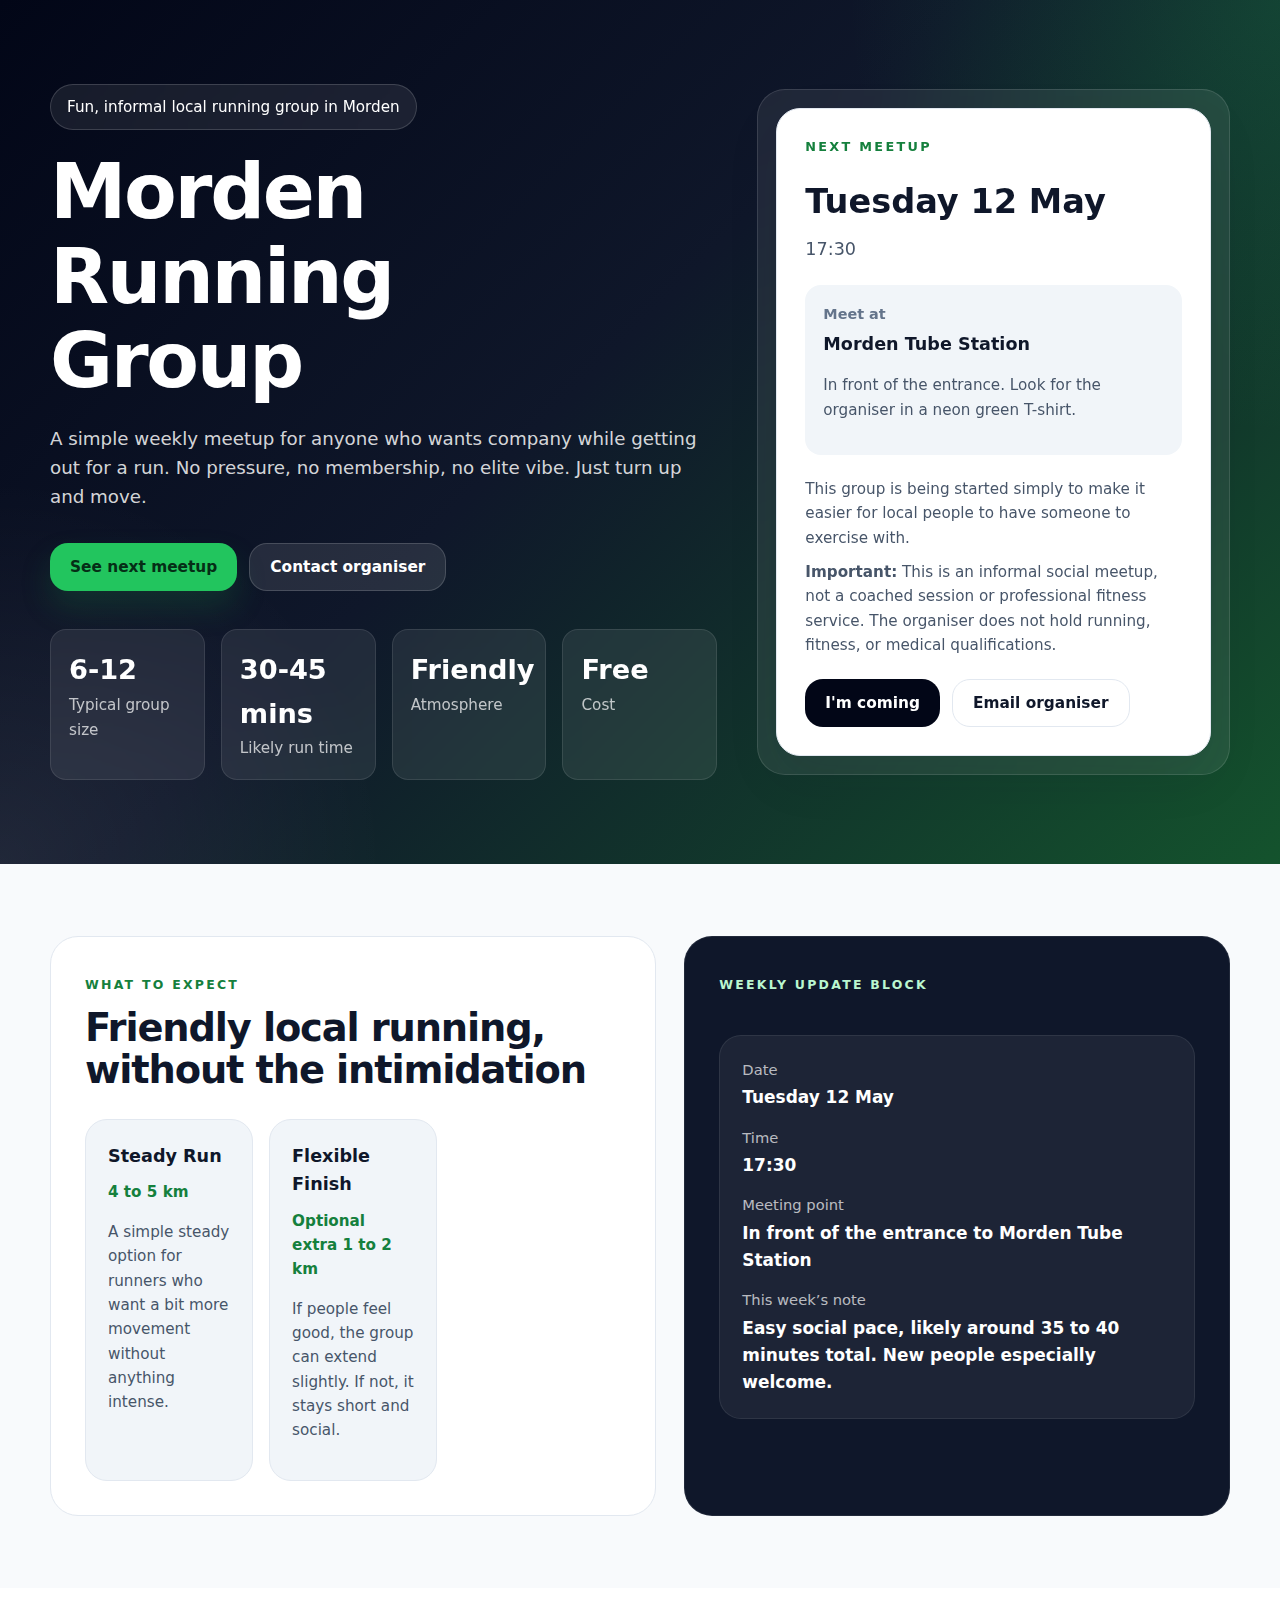
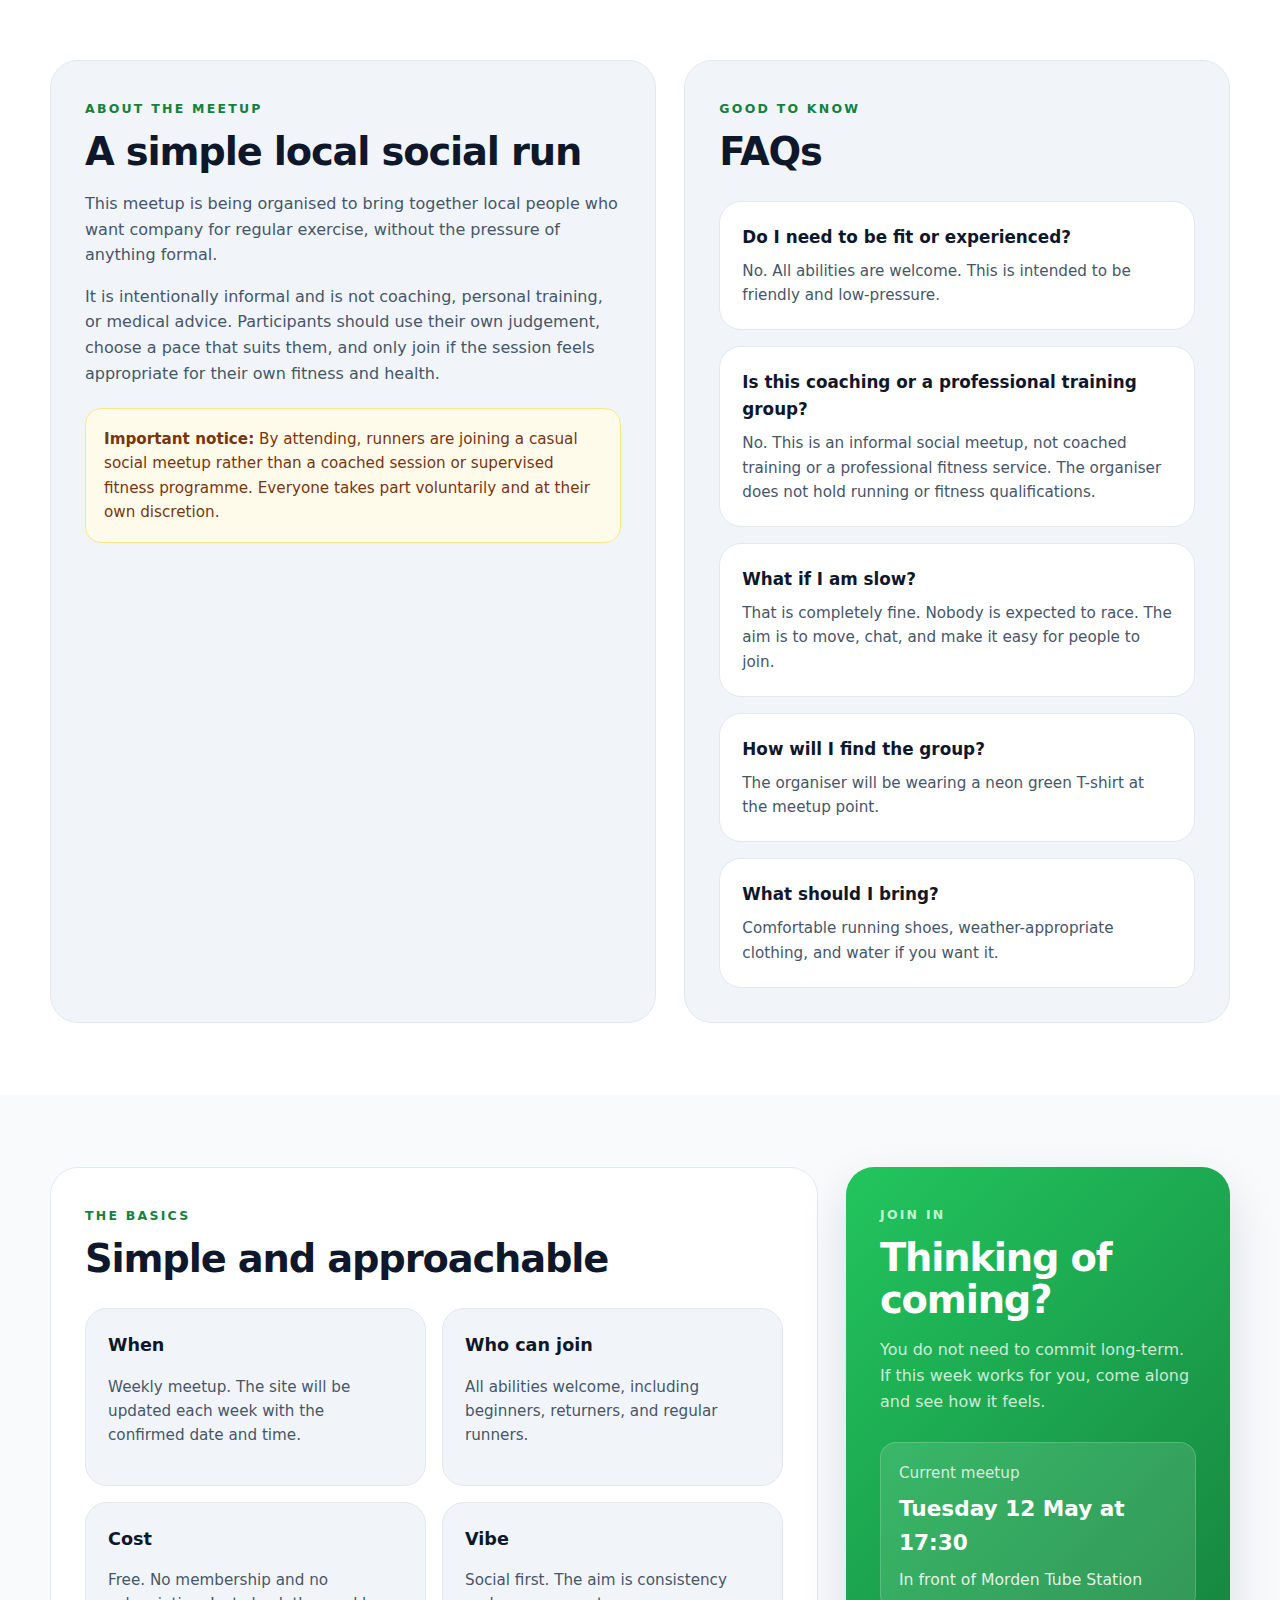
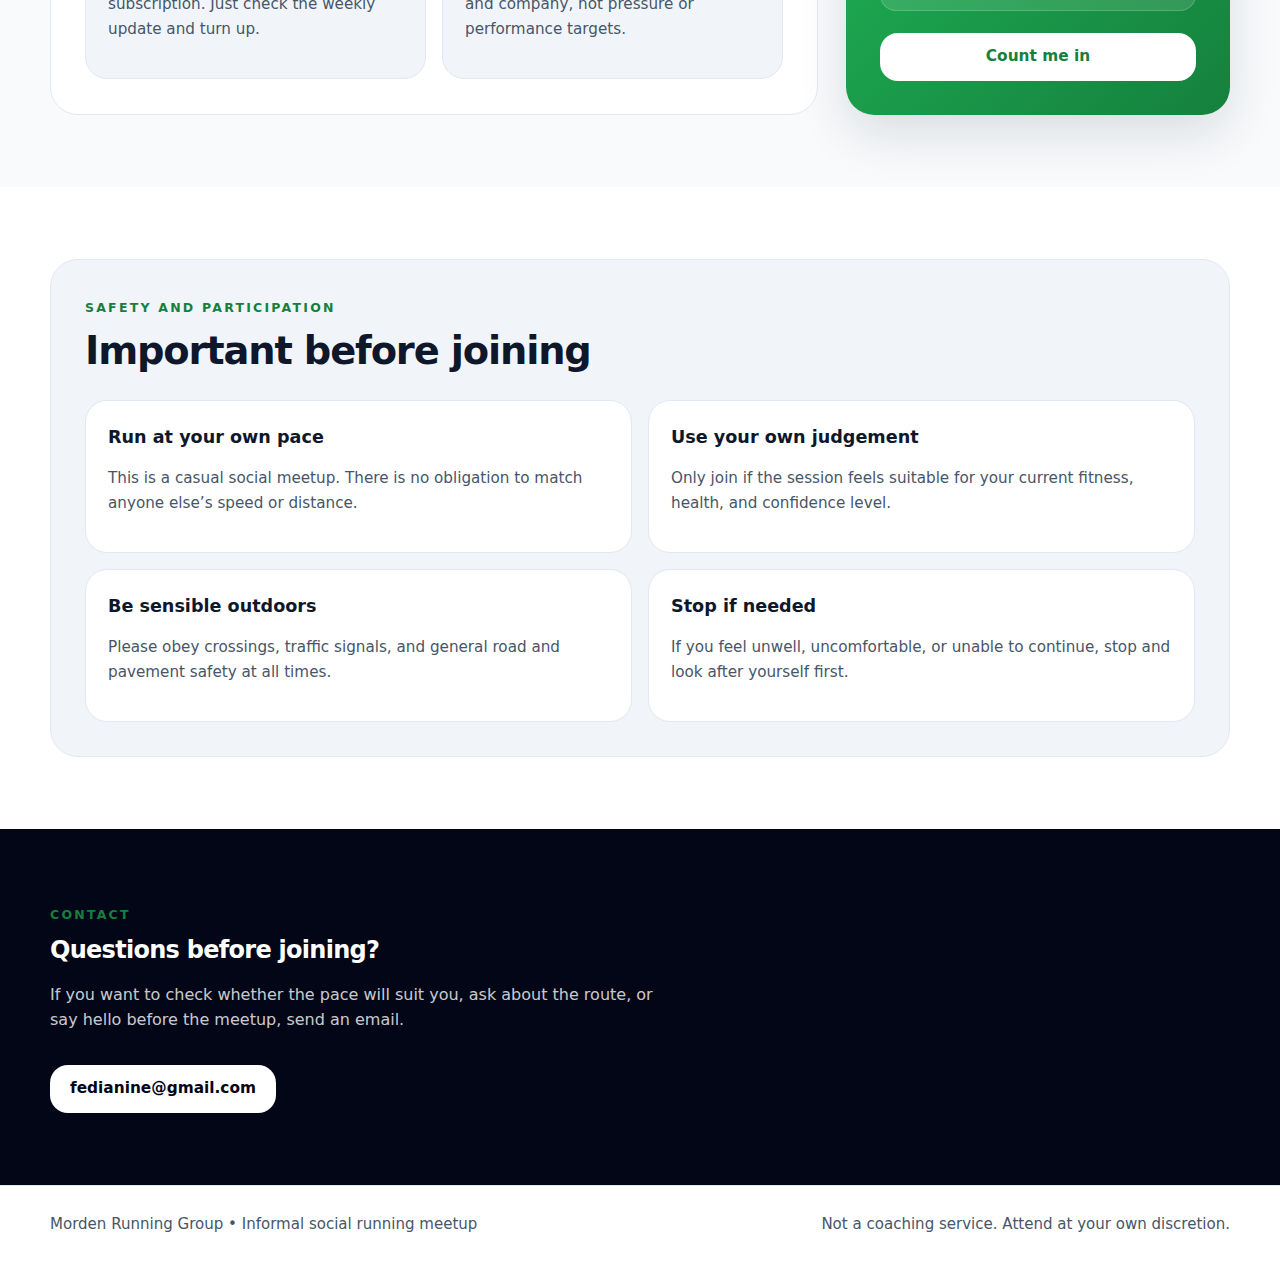
<file: running.html>
<!DOCTYPE html>
<html lang="en">
<head>
  <!-- Google tag (gtag.js) -->
  <script async src="https://www.googletagmanager.com/gtag/js?id=G-RH4RRXHSKV"></script>
  <script>
    window.dataLayer = window.dataLayer || [];
    function gtag(){dataLayer.push(arguments);}
    gtag('js', new Date());

    gtag('config', 'G-RH4RRXHSKV');
  </script>
  <meta charset="UTF-8" />
  <meta name="viewport" content="width=device-width, initial-scale=1.0" />
  <title>Morden Running Group – Free weekly run from Morden Tube</title>
  <meta name="description" content="Informal social running meetup in Morden. All abilities welcome. Free, no membership. Tuesdays at 17:30 from Morden Tube Station." />
  <link rel="canonical" href="https://fedianine.com/running" />

  <meta property="og:title" content="Morden Running Group – Free weekly run" />
  <meta property="og:description" content="Casual weekly run from Morden Tube, Tuesdays at 17:30. Free, no signup needed. All abilities welcome." />
  <meta property="og:type" content="website" />
  <meta property="og:url" content="https://fedianine.com/running" />

  <script type="application/ld+json">
  {
    "@context": "https://schema.org",
    "@type": "SportsActivityLocation",
    "name": "Morden Running Group",
    "description": "Informal, free social running meetup in Morden. All abilities welcome. No membership, no coaching — just turn up and run.",
    "url": "https://fedianine.com/running",
    "address": {
      "@type": "PostalAddress",
      "addressLocality": "Morden",
      "addressRegion": "London",
      "addressCountry": "GB"
    },
    "event": {
      "@type": "SportsEvent",
      "name": "Morden Running Group – Weekly Meetup",
      "description": "Free weekly social run from Morden Tube Station. All paces welcome.",
      "startDate": "2026-04-28T17:30:00",
      "eventSchedule": {
        "@type": "Schedule",
        "repeatFrequency": "P1W",
        "byDay": "https://schema.org/Tuesday",
        "startTime": "17:30"
      },
      "location": {
        "@type": "Place",
        "name": "Morden Tube Station",
        "address": {
          "@type": "PostalAddress",
          "addressLocality": "Morden",
          "addressRegion": "London",
          "addressCountry": "GB"
        }
      },
      "isAccessibleForFree": true,
      "organizer": {
        "@type": "Person",
        "email": "fedianine@gmail.com"
      }
    }
  }
  </script>
  <style>
    :root {
      --bg: #f8fafc;
      --surface: #ffffff;
      --surface-soft: #f1f5f9;
      --text: #0f172a;
      --muted: #475569;
      --muted-soft: #64748b;
      --line: #e2e8f0;
      --dark: #020617;
      --dark-soft: #0f172a;
      --brand: #22c55e;
      --brand-dark: #15803d;
      --brand-soft: #dcfce7;
      --warning-bg: #fffbeb;
      --warning-line: #fde68a;
      --warning-text: #78350f;
      --shadow: 0 20px 50px rgba(15, 23, 42, 0.12);
      --radius-xl: 28px;
      --radius-lg: 22px;
      --radius-md: 16px;
      --max-width: 1180px;
    }

    * {
      box-sizing: border-box;
    }

    html {
      scroll-behavior: smooth;
    }

    body {
      margin: 0;
      font-family: Inter, ui-sans-serif, system-ui, -apple-system, BlinkMacSystemFont, "Segoe UI", sans-serif;
      color: var(--text);
      background: var(--bg);
      line-height: 1.6;
    }

    img {
      max-width: 100%;
      display: block;
    }

    a {
      color: inherit;
      text-decoration: none;
    }

    .container {
      width: min(var(--max-width), calc(100% - 2rem));
      margin: 0 auto;
    }

    .section {
      padding: 72px 0;
    }

    .eyebrow {
      display: inline-block;
      font-size: 0.78rem;
      font-weight: 700;
      letter-spacing: 0.18em;
      text-transform: uppercase;
      color: var(--brand-dark);
      margin-bottom: 12px;
    }

    .hero {
      position: relative;
      overflow: hidden;
      background:
        radial-gradient(circle at top right, rgba(34, 197, 94, 0.18), transparent 28%),
        radial-gradient(circle at bottom left, rgba(255, 255, 255, 0.08), transparent 25%),
        linear-gradient(135deg, #020617 0%, #0f172a 45%, #14532d 100%);
      color: white;
    }

    .hero-inner {
      display: grid;
      gap: 40px;
      align-items: center;
      grid-template-columns: 1.2fr 0.85fr;
      padding: 84px 0;
    }

    .pill {
      display: inline-flex;
      padding: 10px 16px;
      border-radius: 999px;
      border: 1px solid rgba(255,255,255,0.16);
      background: rgba(255,255,255,0.08);
      backdrop-filter: blur(8px);
      font-size: 0.95rem;
      margin-bottom: 20px;
    }

    h1, h2, h3 {
      margin: 0;
      line-height: 1.1;
      letter-spacing: -0.03em;
    }

    h1 {
      font-size: clamp(2.6rem, 6vw, 4.8rem);
      max-width: 10ch;
    }

    .hero p.lead {
      margin: 20px 0 0;
      max-width: 700px;
      color: rgba(255,255,255,0.84);
      font-size: 1.14rem;
    }

    .button-row {
      display: flex;
      flex-wrap: wrap;
      gap: 12px;
      margin-top: 32px;
    }

    .button,
    button.button {
      border: 0;
      cursor: pointer;
      display: inline-flex;
      align-items: center;
      justify-content: center;
      min-height: 48px;
      padding: 0 20px;
      border-radius: 18px;
      font-weight: 700;
      font-size: 0.96rem;
      transition: transform 0.18s ease, opacity 0.18s ease, background 0.18s ease;
    }

    .button:hover,
    button.button:hover {
      transform: translateY(-1px);
    }

    .button-primary {
      background: var(--brand);
      color: #052e16;
      box-shadow: 0 16px 30px rgba(21, 128, 61, 0.24);
    }

    .button-secondary {
      background: rgba(255,255,255,0.1);
      color: white;
      border: 1px solid rgba(255,255,255,0.16);
    }

    .stats {
      display: grid;
      grid-template-columns: repeat(4, minmax(0, 1fr));
      gap: 16px;
      margin-top: 38px;
    }

    .stat-card {
      border-radius: var(--radius-md);
      padding: 18px;
      background: rgba(255,255,255,0.08);
      border: 1px solid rgba(255,255,255,0.1);
      backdrop-filter: blur(8px);
    }

    .stat-card strong {
      display: block;
      font-size: 1.7rem;
      font-weight: 800;
    }

    .stat-card span {
      color: rgba(255,255,255,0.72);
      font-size: 0.95rem;
    }

    .card {
      background: var(--surface);
      border: 1px solid var(--line);
      border-radius: var(--radius-xl);
      box-shadow: var(--shadow);
    }

    .hero-card-wrap {
      padding: 18px;
      background: rgba(255,255,255,0.08);
      border: 1px solid rgba(255,255,255,0.12);
      border-radius: var(--radius-xl);
      backdrop-filter: blur(10px);
    }

    .hero-card {
      padding: 28px;
      color: var(--text);
      background: white;
      border-radius: 24px;
    }

    .next-run-tag {
      font-size: 0.8rem;
      font-weight: 800;
      letter-spacing: 0.18em;
      text-transform: uppercase;
      color: var(--brand-dark);
    }

    .next-run-date {
      margin-top: 18px;
      font-size: 2.1rem;
      font-weight: 800;
    }

    .next-run-time {
      margin-top: 6px;
      font-size: 1.1rem;
      color: var(--muted);
    }

    .info-box {
      margin-top: 22px;
      padding: 18px;
      background: var(--surface-soft);
      border-radius: var(--radius-md);
    }

    .info-box .label {
      color: var(--muted-soft);
      font-size: 0.9rem;
      font-weight: 600;
    }

    .info-box .value {
      margin-top: 4px;
      font-size: 1.1rem;
      font-weight: 700;
    }

    .small-text {
      font-size: 0.95rem;
      color: var(--muted);
    }

    .grid-2,
    .grid-3 {
      display: grid;
      gap: 28px;
    }

    .grid-2 {
      grid-template-columns: 1fr 0.9fr;
    }

    .grid-3 {
      grid-template-columns: 2fr 1fr;
    }

    .panel {
      padding: 34px;
      border-radius: var(--radius-xl);
      border: 1px solid var(--line);
      background: var(--surface);
    }

    .panel.soft {
      background: var(--surface-soft);
    }

    .panel.dark {
      background: var(--dark-soft);
      border-color: rgba(255,255,255,0.08);
      color: white;
    }

    .panel.dark .eyebrow,
    .cta .eyebrow {
      color: #bbf7d0;
    }

    .panel.dark p,
    .cta p,
    .site-footer {
      color: rgba(255,255,255,0.78);
    }

    .panel h2,
    .panel h3 {
      font-size: clamp(1.8rem, 3vw, 2.4rem);
    }

    .cards-3,
    .cards-2,
    .faq-list {
      display: grid;
      gap: 16px;
      margin-top: 28px;
    }

    .cards-3 {
      grid-template-columns: repeat(3, minmax(0, 1fr));
    }

    .cards-2 {
      grid-template-columns: repeat(2, minmax(0, 1fr));
    }

    .mini-card {
      padding: 22px;
      border-radius: var(--radius-lg);
      background: var(--surface-soft);
      border: 1px solid var(--line);
    }

    .mini-card strong {
      display: block;
      font-size: 1.1rem;
      margin-bottom: 10px;
    }

    .mini-card .meta {
      color: var(--brand-dark);
      font-size: 0.95rem;
      font-weight: 700;
    }

    .weekly-box {
      margin-top: 28px;
      padding: 22px;
      border-radius: var(--radius-lg);
      background: rgba(255,255,255,0.06);
      border: 1px solid rgba(255,255,255,0.08);
    }

    .weekly-box .row {
      margin-bottom: 14px;
    }

    .weekly-box .row:last-child {
      margin-bottom: 0;
    }

    .weekly-box .label {
      font-size: 0.92rem;
      color: rgba(255,255,255,0.7);
    }

    .weekly-box .value {
      margin-top: 3px;
      font-size: 1.06rem;
      font-weight: 700;
      color: white;
    }

    .notice {
      margin-top: 22px;
      padding: 18px;
      border-radius: var(--radius-md);
      border: 1px solid var(--warning-line);
      background: var(--warning-bg);
      color: var(--warning-text);
      font-size: 0.95rem;
    }

    .faq-item {
      background: white;
      border: 1px solid var(--line);
      border-radius: var(--radius-lg);
      padding: 22px;
    }

    .faq-item strong {
      display: block;
      font-size: 1.05rem;
      margin-bottom: 8px;
    }

    .cta {
      background: linear-gradient(135deg, #22c55e, #15803d);
      color: white;
      border: 0;
      box-shadow: var(--shadow);
    }

    .cta .current-run {
      margin-top: 28px;
      padding: 18px;
      border-radius: var(--radius-md);
      background: rgba(255,255,255,0.12);
      border: 1px solid rgba(255,255,255,0.18);
    }

    .contact-section {
      background: var(--dark);
      color: white;
    }



    .site-footer {
      background: white;
      border-top: 1px solid var(--line);
      color: var(--muted);
    }

    .site-footer-inner {
      display: flex;
      justify-content: space-between;
      gap: 16px;
      padding: 26px 0;
      font-size: 0.94rem;
      color: var(--muted);
    }


    @media (max-width: 980px) {
      .hero-inner,
      .grid-2,
      .grid-3,
      .cards-3,
      .cards-2 {
        grid-template-columns: 1fr;
      }

      .stats {
        grid-template-columns: repeat(2, minmax(0, 1fr));
      }
    }

    @media (max-width: 640px) {
      .section {
        padding: 56px 0;
      }

      .hero-inner {
        padding: 60px 0;
      }

      .container {
        width: min(var(--max-width), calc(100% - 1.2rem));
      }

      .panel,
      .hero-card,
      .contact-card {
        padding: 24px;
      }

      .stats,
      .site-footer-inner {
        grid-template-columns: 1fr;
        display: grid;
      }
    }
  </style>
</head>
<body>
  <header class="hero">
    <div class="container hero-inner">
      <div>
        <div class="pill">Fun, informal local running group in Morden</div>
        <h1>Morden Running Group</h1>
        <p class="lead">
          A simple weekly meetup for anyone who wants company while getting out for a run. No pressure, no membership, no elite vibe. Just turn up and move.
        </p>

        <div class="button-row">
          <a class="button button-primary" href="#next-run">See next meetup</a>
          <a class="button button-secondary" href="#contact">Contact organiser</a>
        </div>

        <div class="stats">
          <div class="stat-card">
            <strong>6-12</strong>
            <span>Typical group size</span>
          </div>
          <div class="stat-card">
            <strong>30-45 mins</strong>
            <span>Likely run time</span>
          </div>
          <div class="stat-card">
            <strong>Friendly</strong>
            <span>Atmosphere</span>
          </div>
          <div class="stat-card">
            <strong>Free</strong>
            <span>Cost</span>
          </div>
        </div>
      </div>

      <div class="hero-card-wrap">
        <div class="hero-card card">
          <div class="next-run-tag">Next meetup</div>
          <div class="next-run-date">Tuesday 12 May</div>
          <div class="next-run-time">17:30</div>

          <div class="info-box">
            <div class="label">Meet at</div>
            <div class="value">Morden Tube Station</div>
            <p class="small-text">In front of the entrance. Look for the organiser in a neon green T-shirt.</p>
          </div>

          <div style="margin-top: 22px; display: grid; gap: 10px;">
            <p class="small-text" style="margin: 0;">
              This group is being started simply to make it easier for local people to have someone to exercise with.
            </p>
            <p class="small-text" style="margin: 0;">
              <strong>Important:</strong> This is an informal social meetup, not a coached session or professional fitness service. The organiser does not hold running, fitness, or medical qualifications.
            </p>
          </div>

          <div class="button-row" style="margin-top: 22px;">
            <a class="button" href="https://docs.google.com/forms/d/e/1FAIpQLSdqG5n8aVJ2dak1aDe8yiTBtTWOaJxxl1jgHLCeszWhLEe5yw/viewform?usp=dialog" target="_blank" rel="noopener" style="background: #020617; color: white;">I'm coming</a>
            <a class="button" href="mailto:fedianine@gmail.com" style="border: 1px solid var(--line); background: white; color: var(--text);">
              Email organiser
            </a>
          </div>
        </div>
      </div>
    </div>
  </header>

  <main>
    <section id="next-run" class="section">
      <div class="container grid-2">
        <div class="panel">
          <div class="eyebrow">What to expect</div>
          <h2>Friendly local running, without the intimidation</h2>

          <div class="cards-3">
            <div class="mini-card">
              <strong>Steady Run</strong>
              <div class="meta">4 to 5 km</div>
              <p class="small-text">A simple steady option for runners who want a bit more movement without anything intense.</p>
            </div>
            <div class="mini-card">
              <strong>Flexible Finish</strong>
              <div class="meta">Optional extra 1 to 2 km</div>
              <p class="small-text">If people feel good, the group can extend slightly. If not, it stays short and social.</p>
            </div>
          </div>
        </div>

        <div class="panel dark">
          <div class="eyebrow">Weekly update block</div>

          <div class="weekly-box">
            <div class="row">
              <div class="label">Date</div>
              <div class="value">Tuesday 12 May</div>
            </div>
            <div class="row">
              <div class="label">Time</div>
              <div class="value">17:30</div>
            </div>
            <div class="row">
              <div class="label">Meeting point</div>
              <div class="value">In front of the entrance to Morden Tube Station</div>
            </div>
            <div class="row">
              <div class="label">This week’s note</div>
              <div class="value">Easy social pace, likely around 35 to 40 minutes total. New people especially welcome.</div>
            </div>
          </div>
        </div>
      </div>
    </section>

    <section class="section" style="background: white;">
      <div class="container grid-2">
        <div class="panel soft">
          <div class="eyebrow">About the meetup</div>
          <h2>A simple local social run</h2>
          <p class="small-text" style="font-size: 1rem; margin-top: 18px;">
            This meetup is being organised to bring together local people who want company for regular exercise, without the pressure of anything formal.
          </p>
          <p class="small-text" style="font-size: 1rem; margin-top: 12px;">
            It is intentionally informal and is not coaching, personal training, or medical advice. Participants should use their own judgement, choose a pace that suits them, and only join if the session feels appropriate for their own fitness and health.
          </p>

          <div class="notice">
            <strong>Important notice:</strong> By attending, runners are joining a casual social meetup rather than a coached session or supervised fitness programme. Everyone takes part voluntarily and at their own discretion.
          </div>
        </div>

        <div class="panel soft">
          <div class="eyebrow">Good to know</div>
          <h2>FAQs</h2>

          <div class="faq-list">
            <div class="faq-item">
              <strong>Do I need to be fit or experienced?</strong>
              <div class="small-text">No. All abilities are welcome. This is intended to be friendly and low-pressure.</div>
            </div>
            <div class="faq-item">
              <strong>Is this coaching or a professional training group?</strong>
              <div class="small-text">No. This is an informal social meetup, not coached training or a professional fitness service. The organiser does not hold running or fitness qualifications.</div>
            </div>
            <div class="faq-item">
              <strong>What if I am slow?</strong>
              <div class="small-text">That is completely fine. Nobody is expected to race. The aim is to move, chat, and make it easy for people to join.</div>
            </div>
            <div class="faq-item">
              <strong>How will I find the group?</strong>
              <div class="small-text">The organiser will be wearing a neon green T-shirt at the meetup point.</div>
            </div>
            <div class="faq-item">
              <strong>What should I bring?</strong>
              <div class="small-text">Comfortable running shoes, weather-appropriate clothing, and water if you want it.</div>
            </div>
          </div>
        </div>
      </div>
    </section>

    <section class="section">
      <div class="container grid-3">
        <div class="panel">
          <div class="eyebrow">The basics</div>
          <h2>Simple and approachable</h2>

          <div class="cards-2">
            <div class="mini-card">
              <strong>When</strong>
              <p class="small-text">Weekly meetup. The site will be updated each week with the confirmed date and time.</p>
            </div>
            <div class="mini-card">
              <strong>Who can join</strong>
              <p class="small-text">All abilities welcome, including beginners, returners, and regular runners.</p>
            </div>
            <div class="mini-card">
              <strong>Cost</strong>
              <p class="small-text">Free. No membership and no subscription. Just check the weekly update and turn up.</p>
            </div>
            <div class="mini-card">
              <strong>Vibe</strong>
              <p class="small-text">Social first. The aim is consistency and company, not pressure or performance targets.</p>
            </div>
          </div>
        </div>

        <div class="panel cta">
          <div class="eyebrow">Join in</div>
          <h2>Thinking of coming?</h2>
          <p>
            You do not need to commit long-term. If this week works for you, come along and see how it feels.
          </p>

          <div class="current-run">
            <div style="font-size: 0.95rem; color: rgba(255,255,255,0.8);">Current meetup</div>
            <div style="font-size: 1.35rem; font-weight: 800; margin-top: 6px;">Tuesday 12 May at 17:30</div>
            <div style="margin-top: 6px; font-size: 0.98rem; color: rgba(255,255,255,0.88);">In front of Morden Tube Station</div>
          </div>

          <a class="button" href="https://docs.google.com/forms/d/e/1FAIpQLSdqG5n8aVJ2dak1aDe8yiTBtTWOaJxxl1jgHLCeszWhLEe5yw/viewform?usp=dialog" target="_blank" rel="noopener" style="width: 100%; margin-top: 22px; background: white; color: var(--brand-dark);">
            Count me in
          </a>
        </div>
      </div>
    </section>

    <section class="section" style="background: white;">
      <div class="container panel soft">
        <div class="eyebrow">Safety and participation</div>
        <h2>Important before joining</h2>
        <div class="cards-2">
          <div class="mini-card" style="background: white;">
            <strong>Run at your own pace</strong>
            <p class="small-text">This is a casual social meetup. There is no obligation to match anyone else’s speed or distance.</p>
          </div>
          <div class="mini-card" style="background: white;">
            <strong>Use your own judgement</strong>
            <p class="small-text">Only join if the session feels suitable for your current fitness, health, and confidence level.</p>
          </div>
          <div class="mini-card" style="background: white;">
            <strong>Be sensible outdoors</strong>
            <p class="small-text">Please obey crossings, traffic signals, and general road and pavement safety at all times.</p>
          </div>
          <div class="mini-card" style="background: white;">
            <strong>Stop if needed</strong>
            <p class="small-text">If you feel unwell, uncomfortable, or unable to continue, stop and look after yourself first.</p>
          </div>
        </div>
      </div>
    </section>


    <section id="contact" class="section contact-section">
      <div class="container grid-2">
        <div>
          <div class="eyebrow">Contact</div>
          <h2 style="color: white;">Questions before joining?</h2>
          <p style="max-width: 680px; margin-top: 18px; color: rgba(255,255,255,0.8);">
            If you want to check whether the pace will suit you, ask about the route, or say hello before the meetup, send an email.
          </p>
          <div class="button-row">
            <a class="button" href="mailto:fedianine@gmail.com" style="background: white; color: var(--dark);">fedianine@gmail.com</a>
          </div>
        </div>

      </div>
    </section>
  </main>

  <footer class="site-footer">
    <div class="container site-footer-inner">
      <div>Morden Running Group • Informal social running meetup</div>
      <div>Not a coaching service. Attend at your own discretion.</div>
    </div>
  </footer>

</body>
</html>
</file>
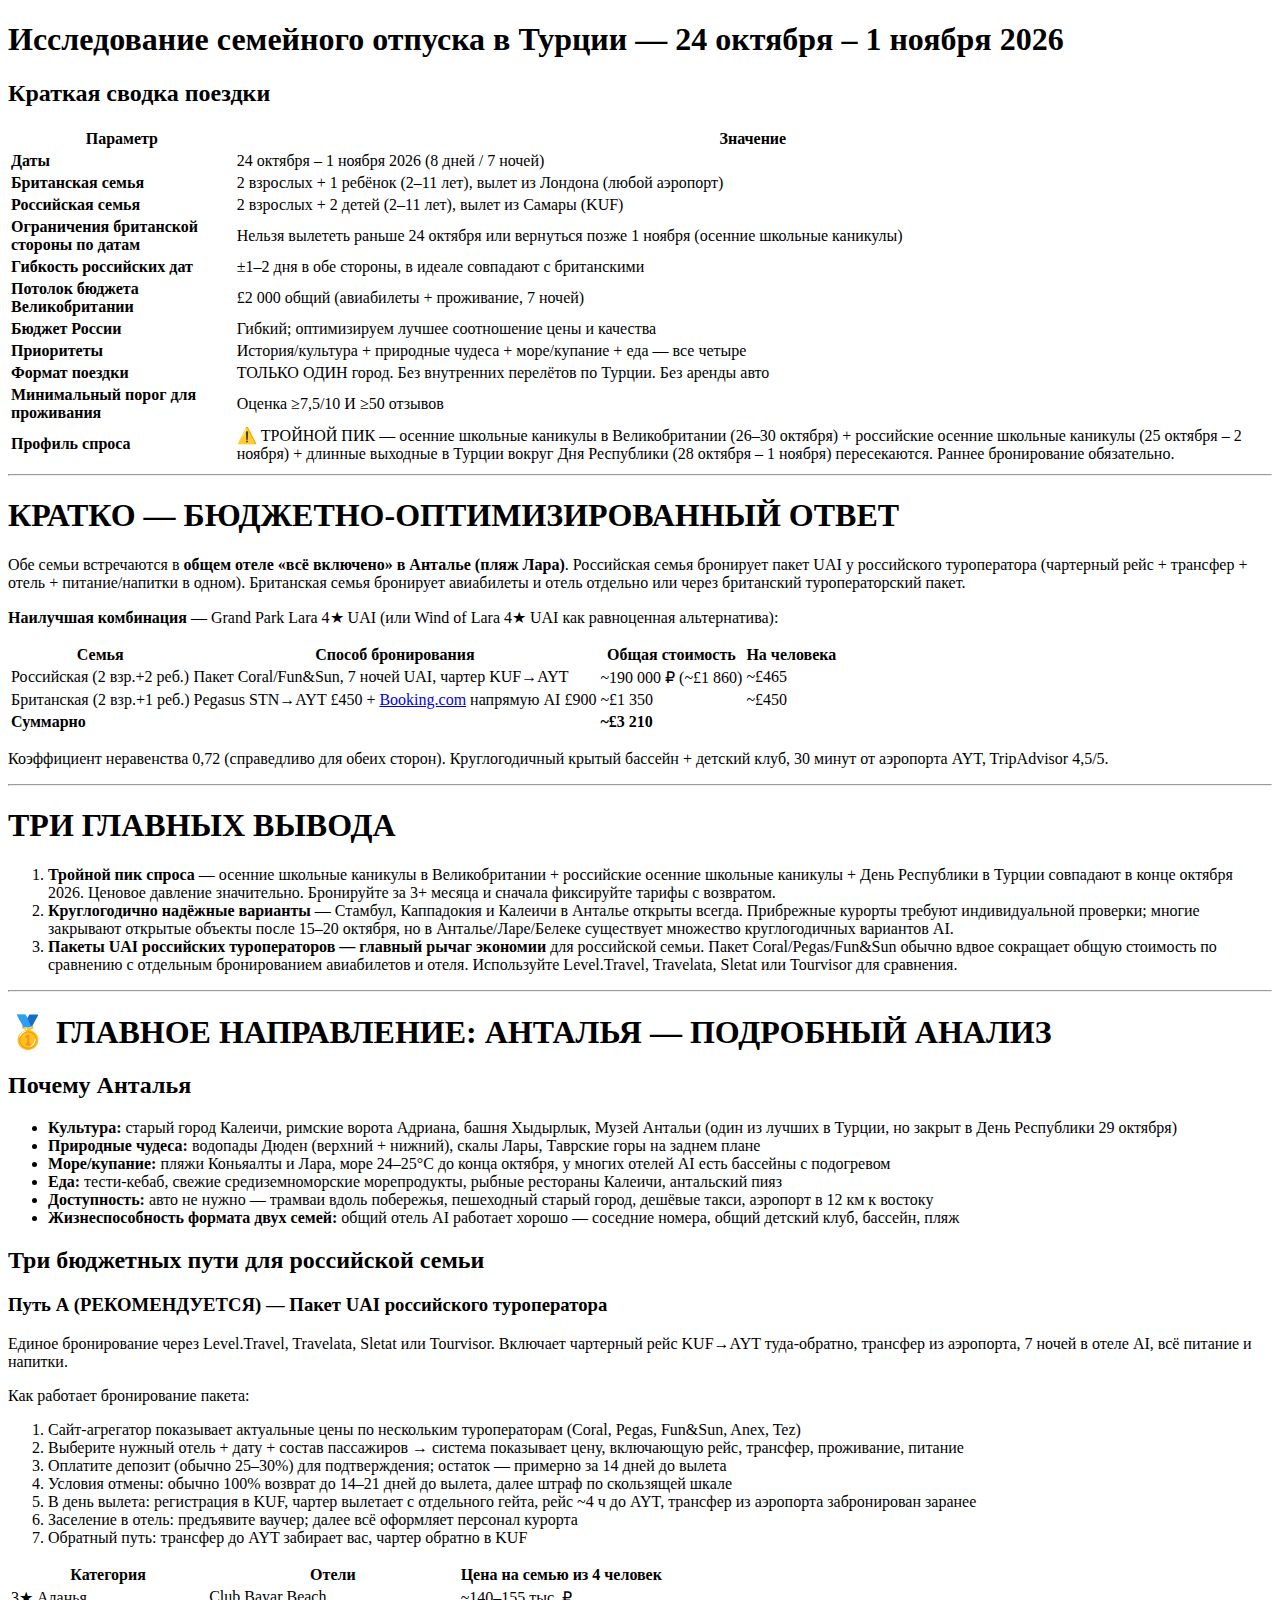
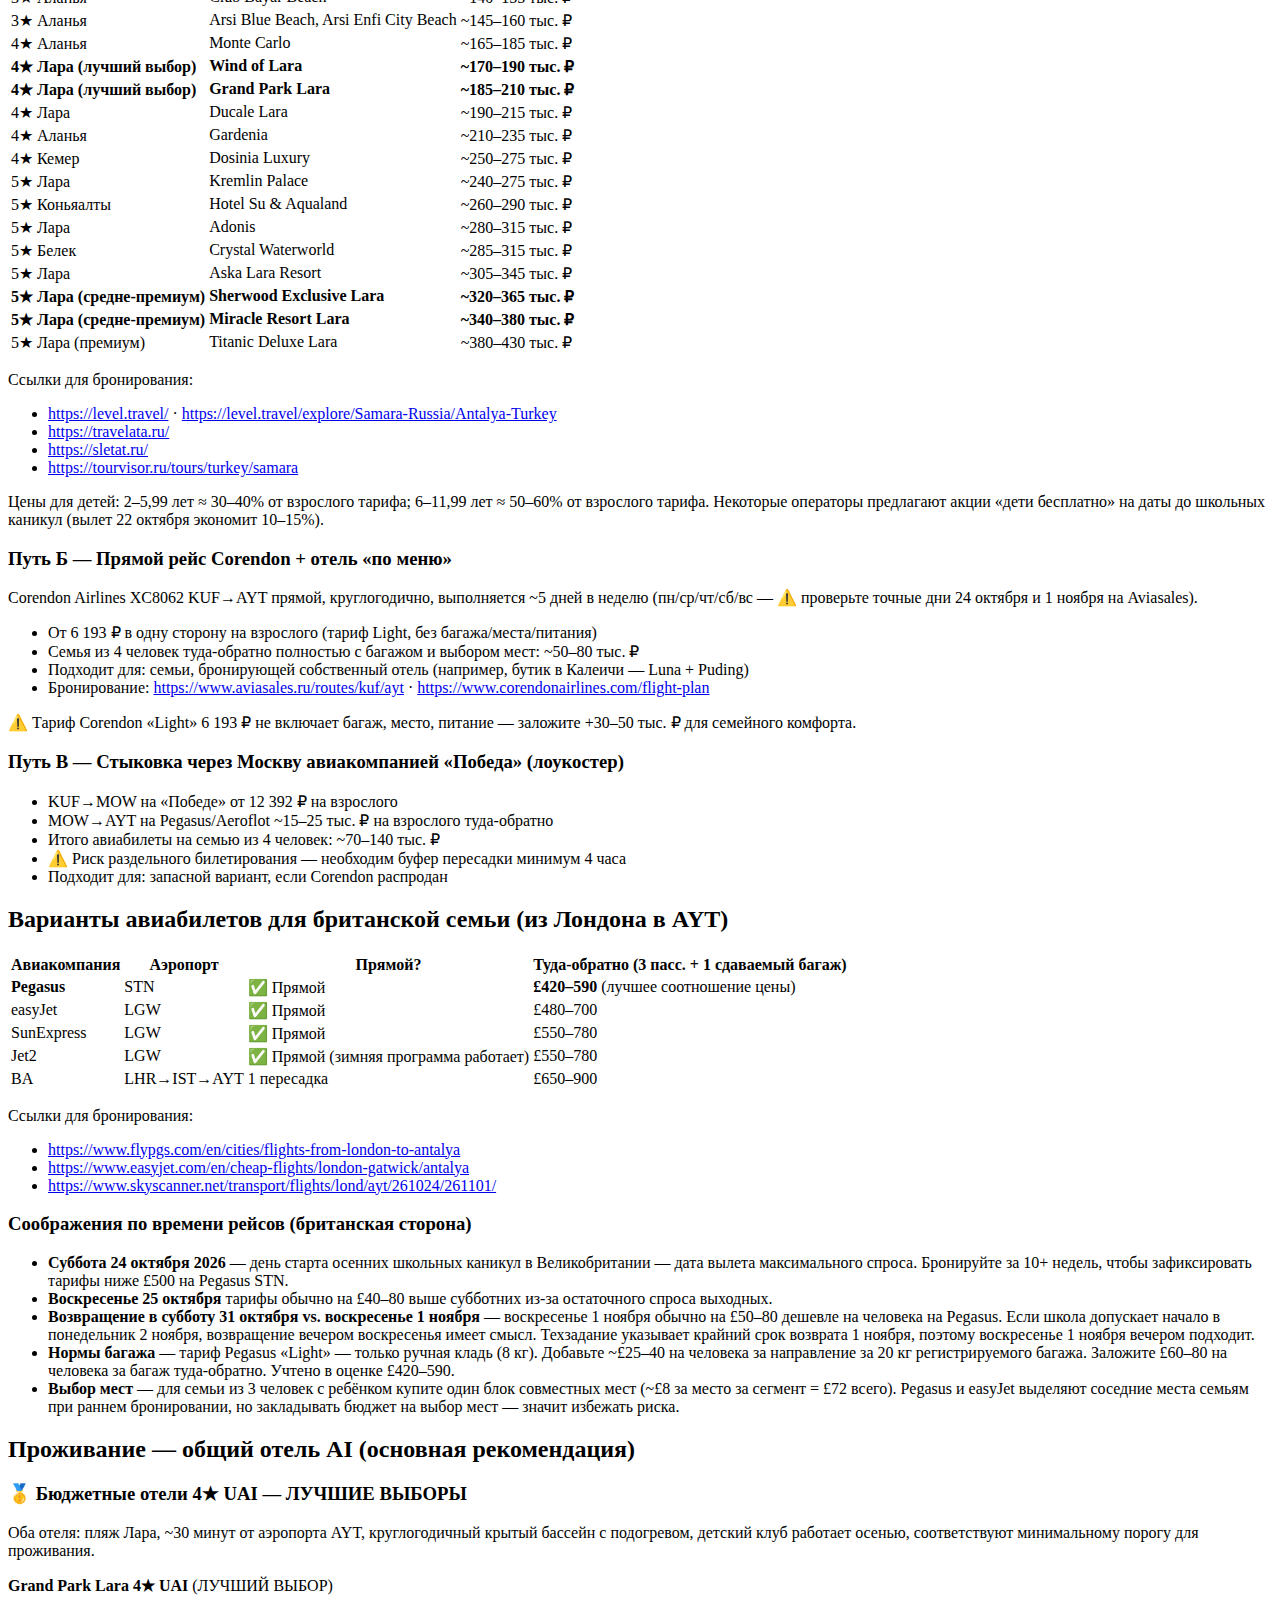
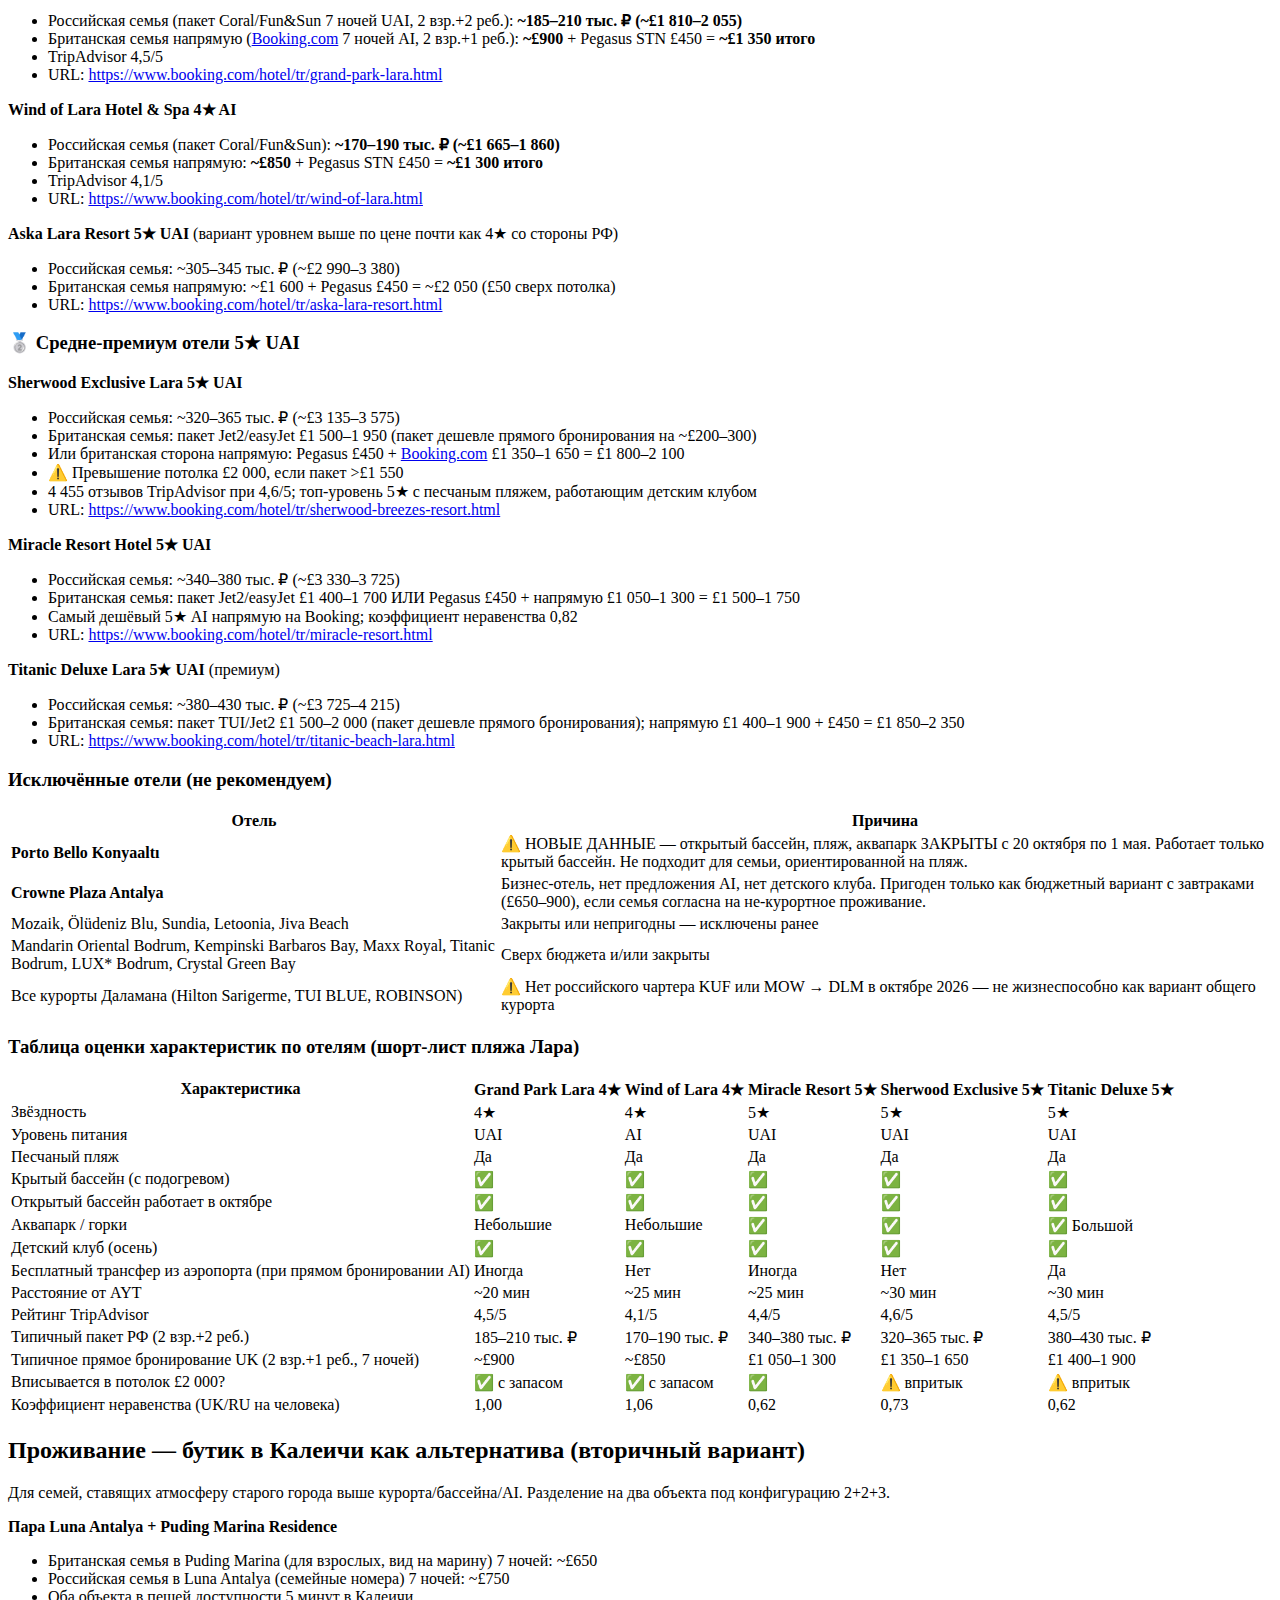
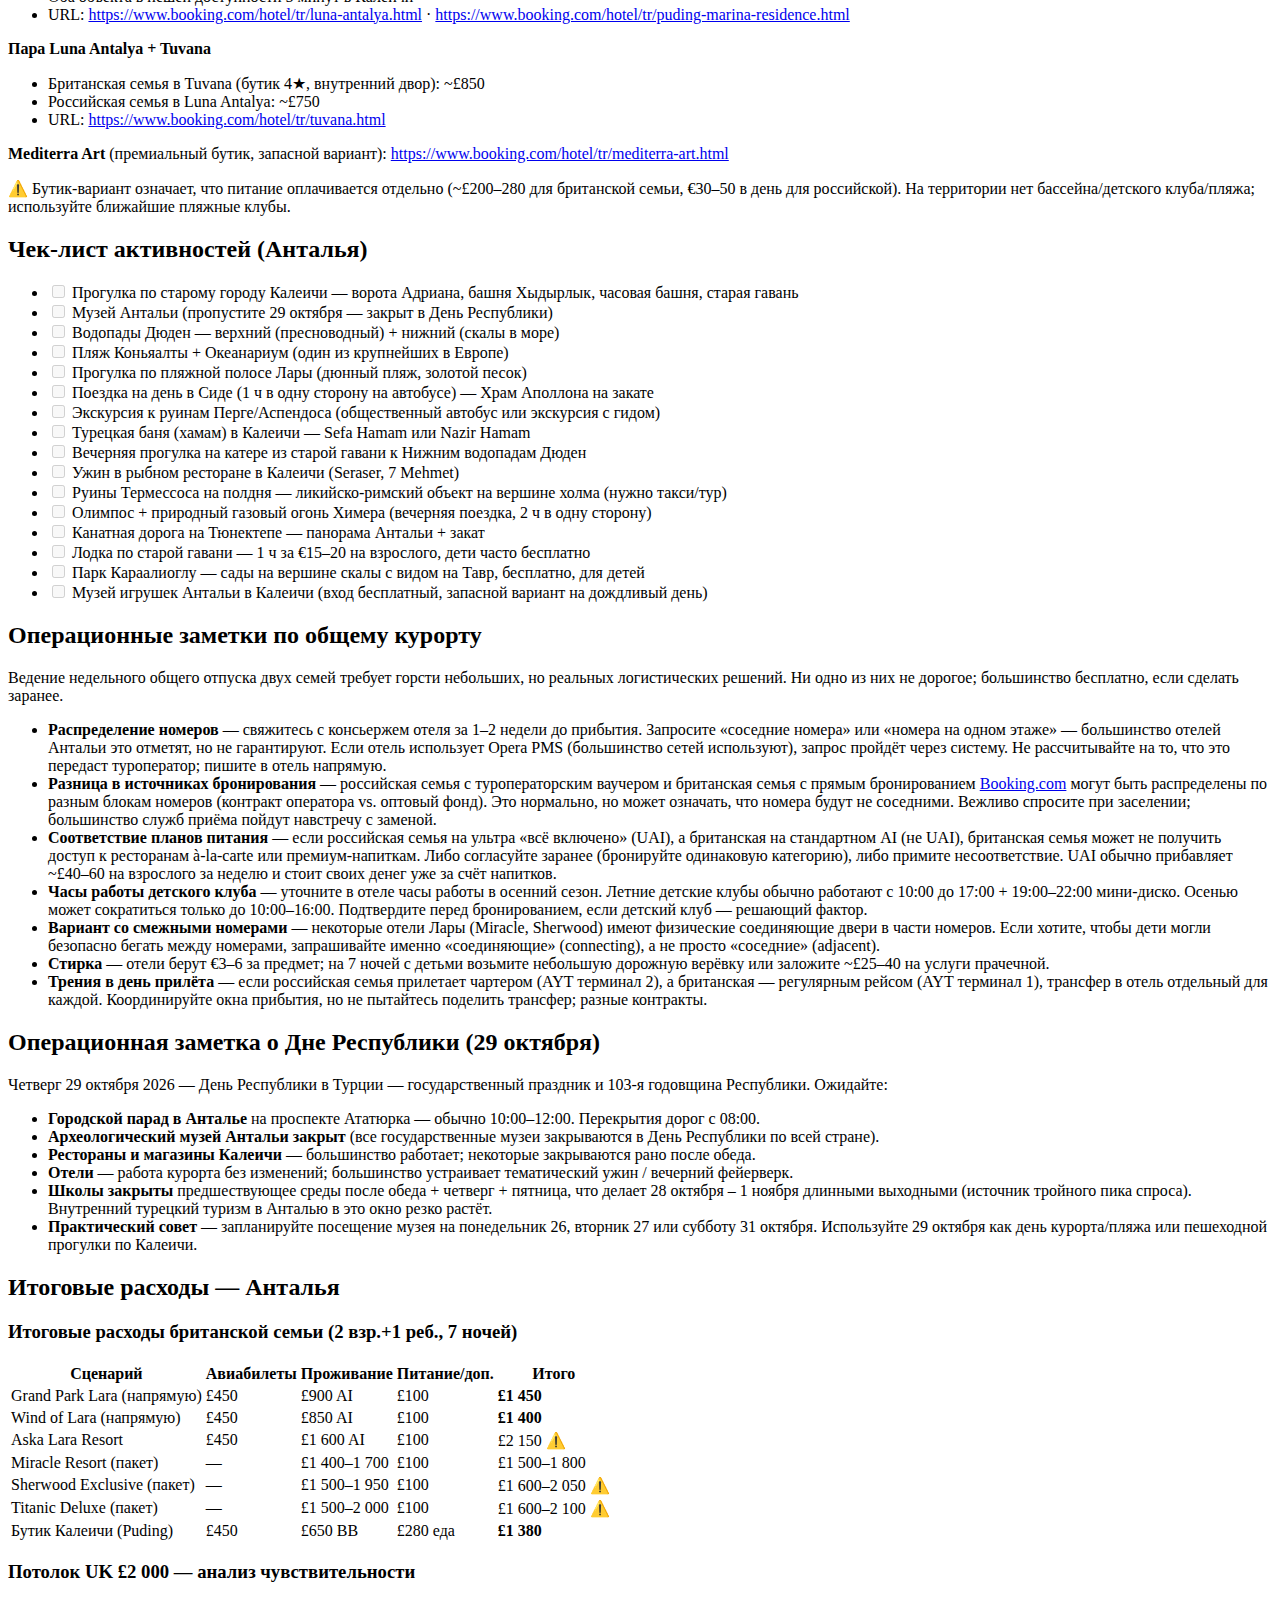
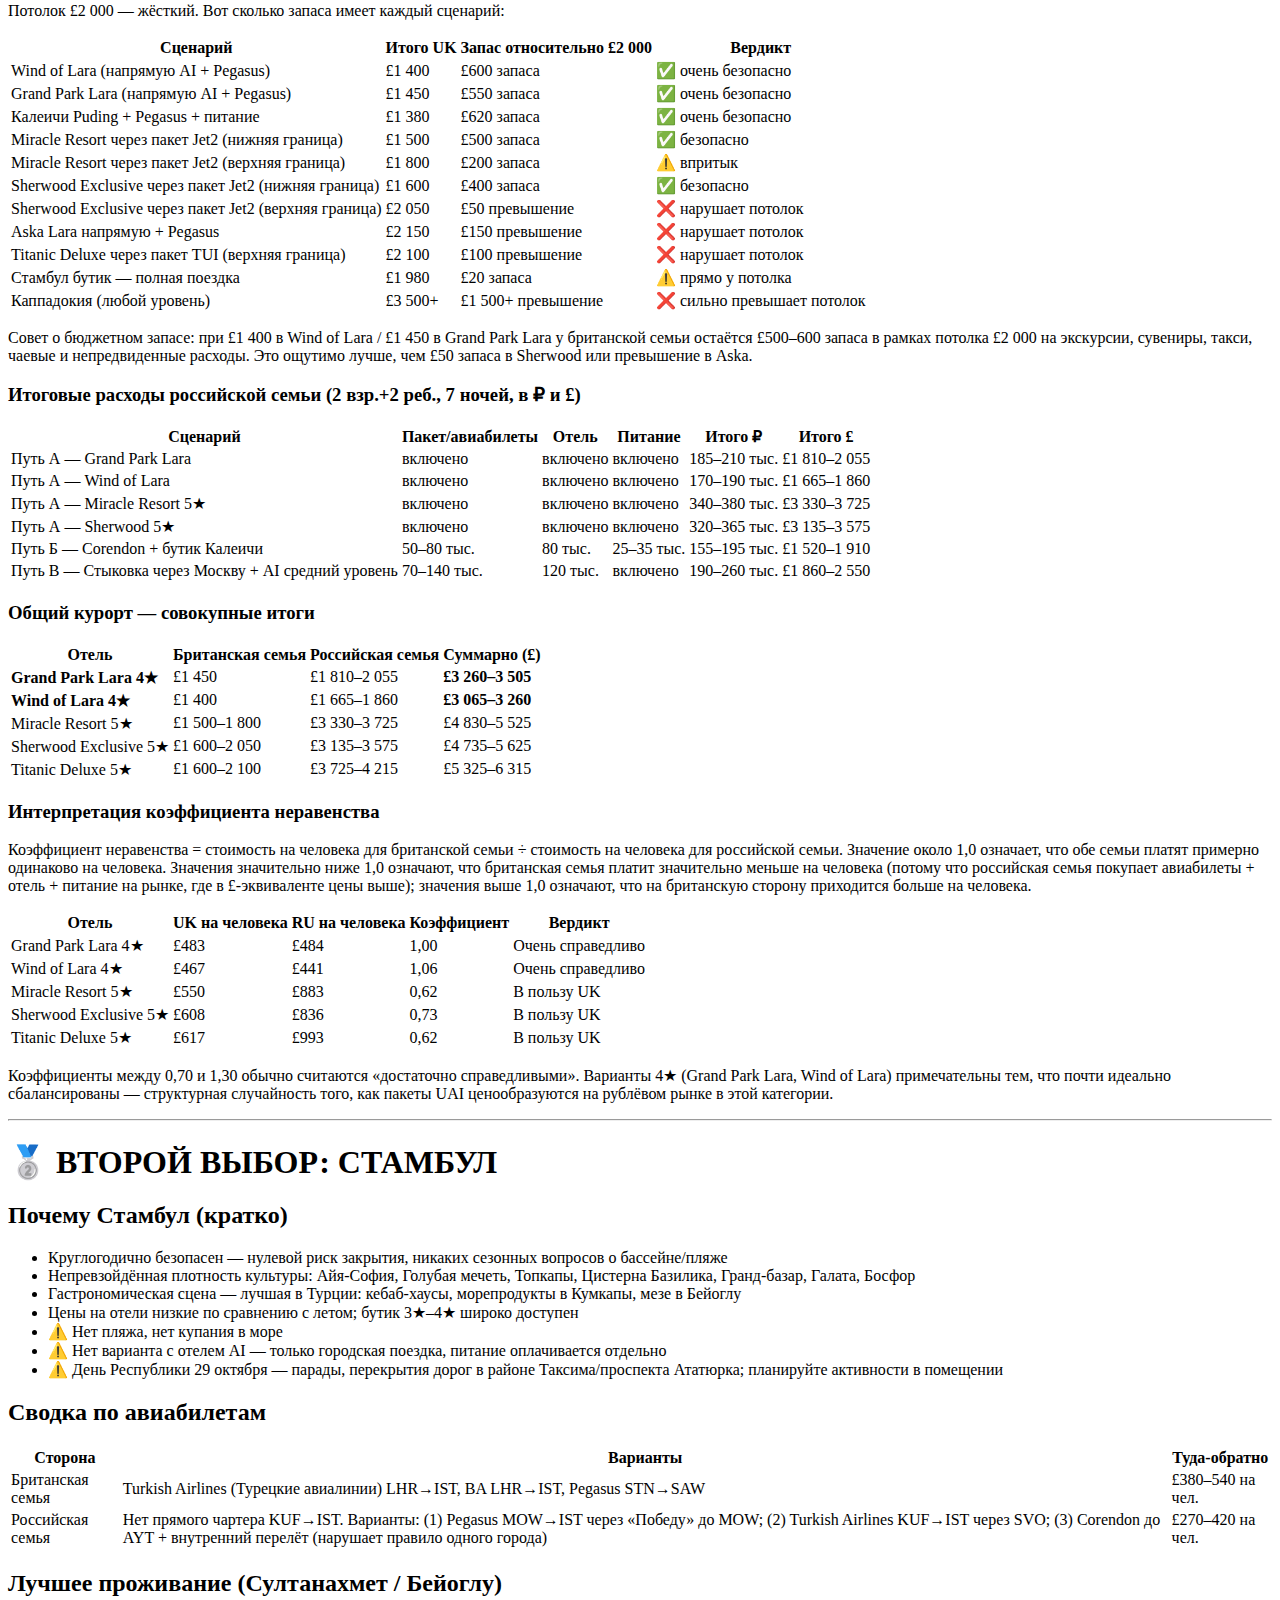
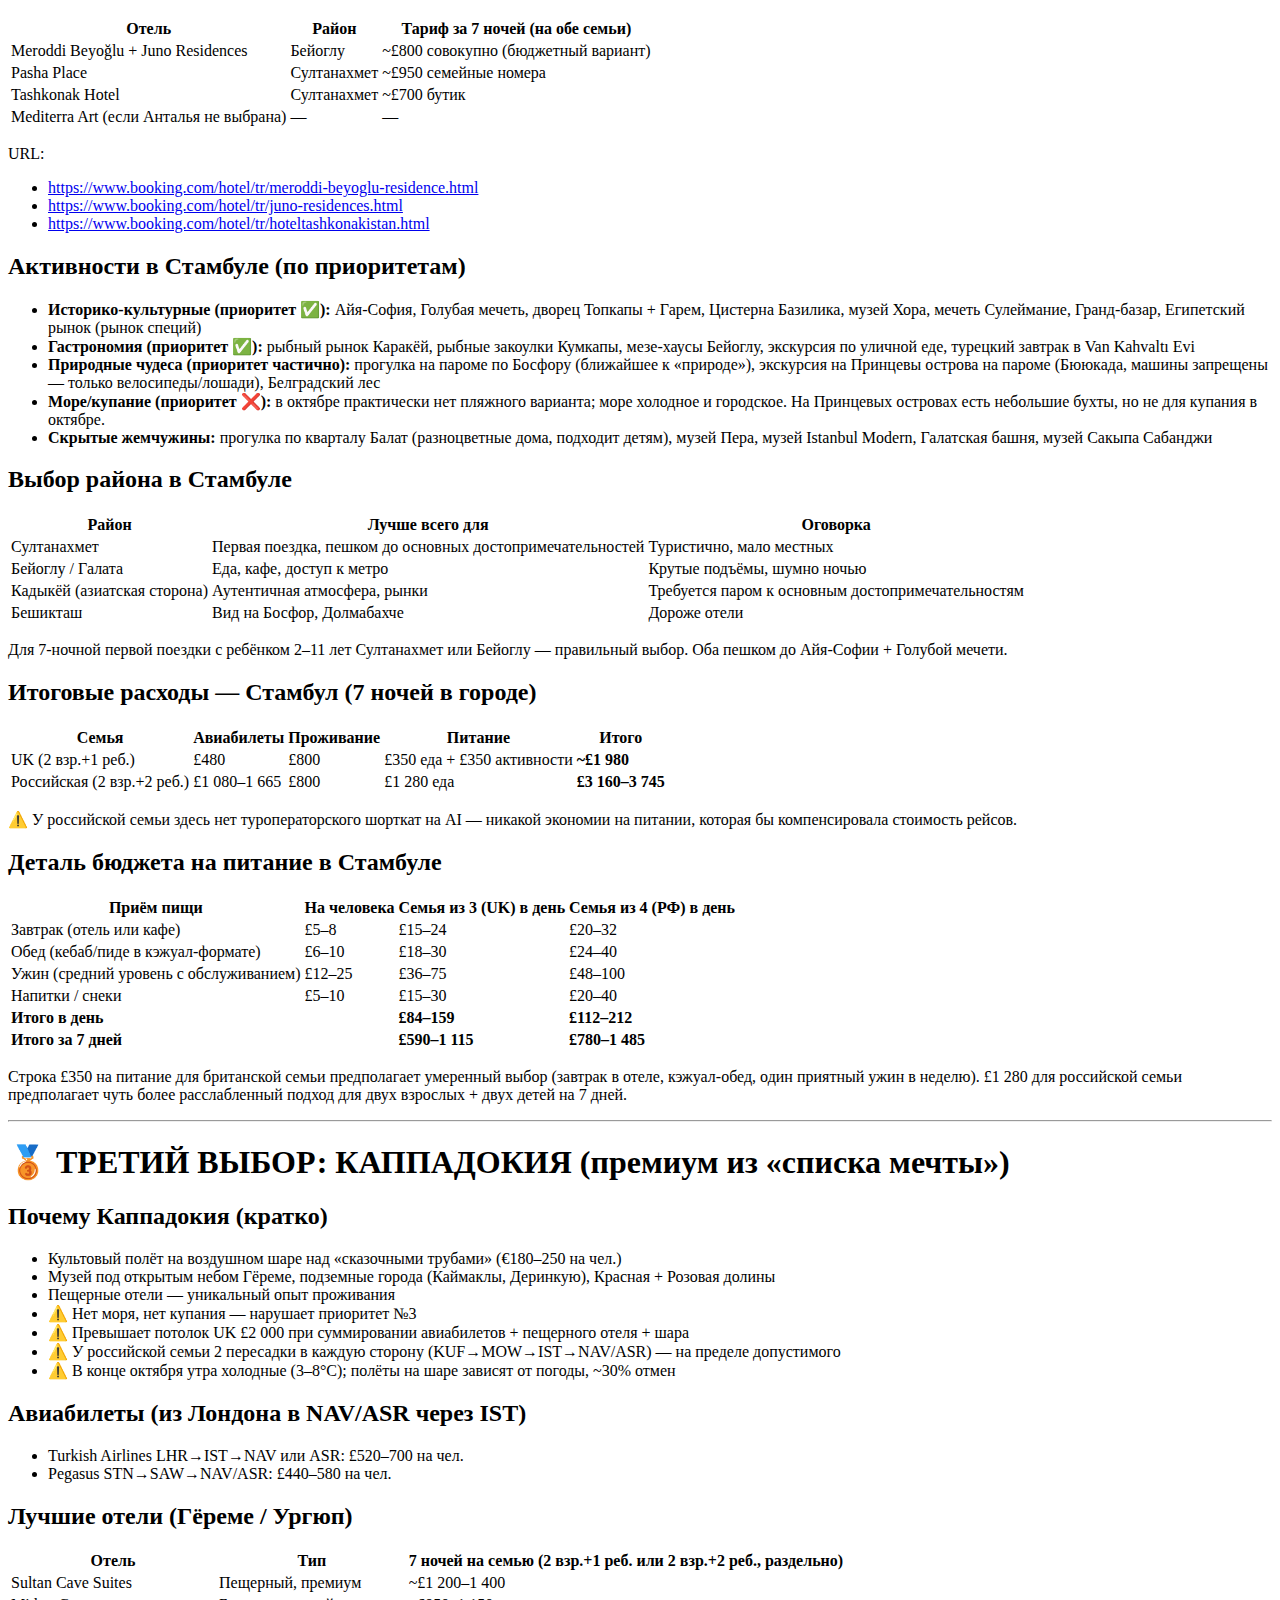
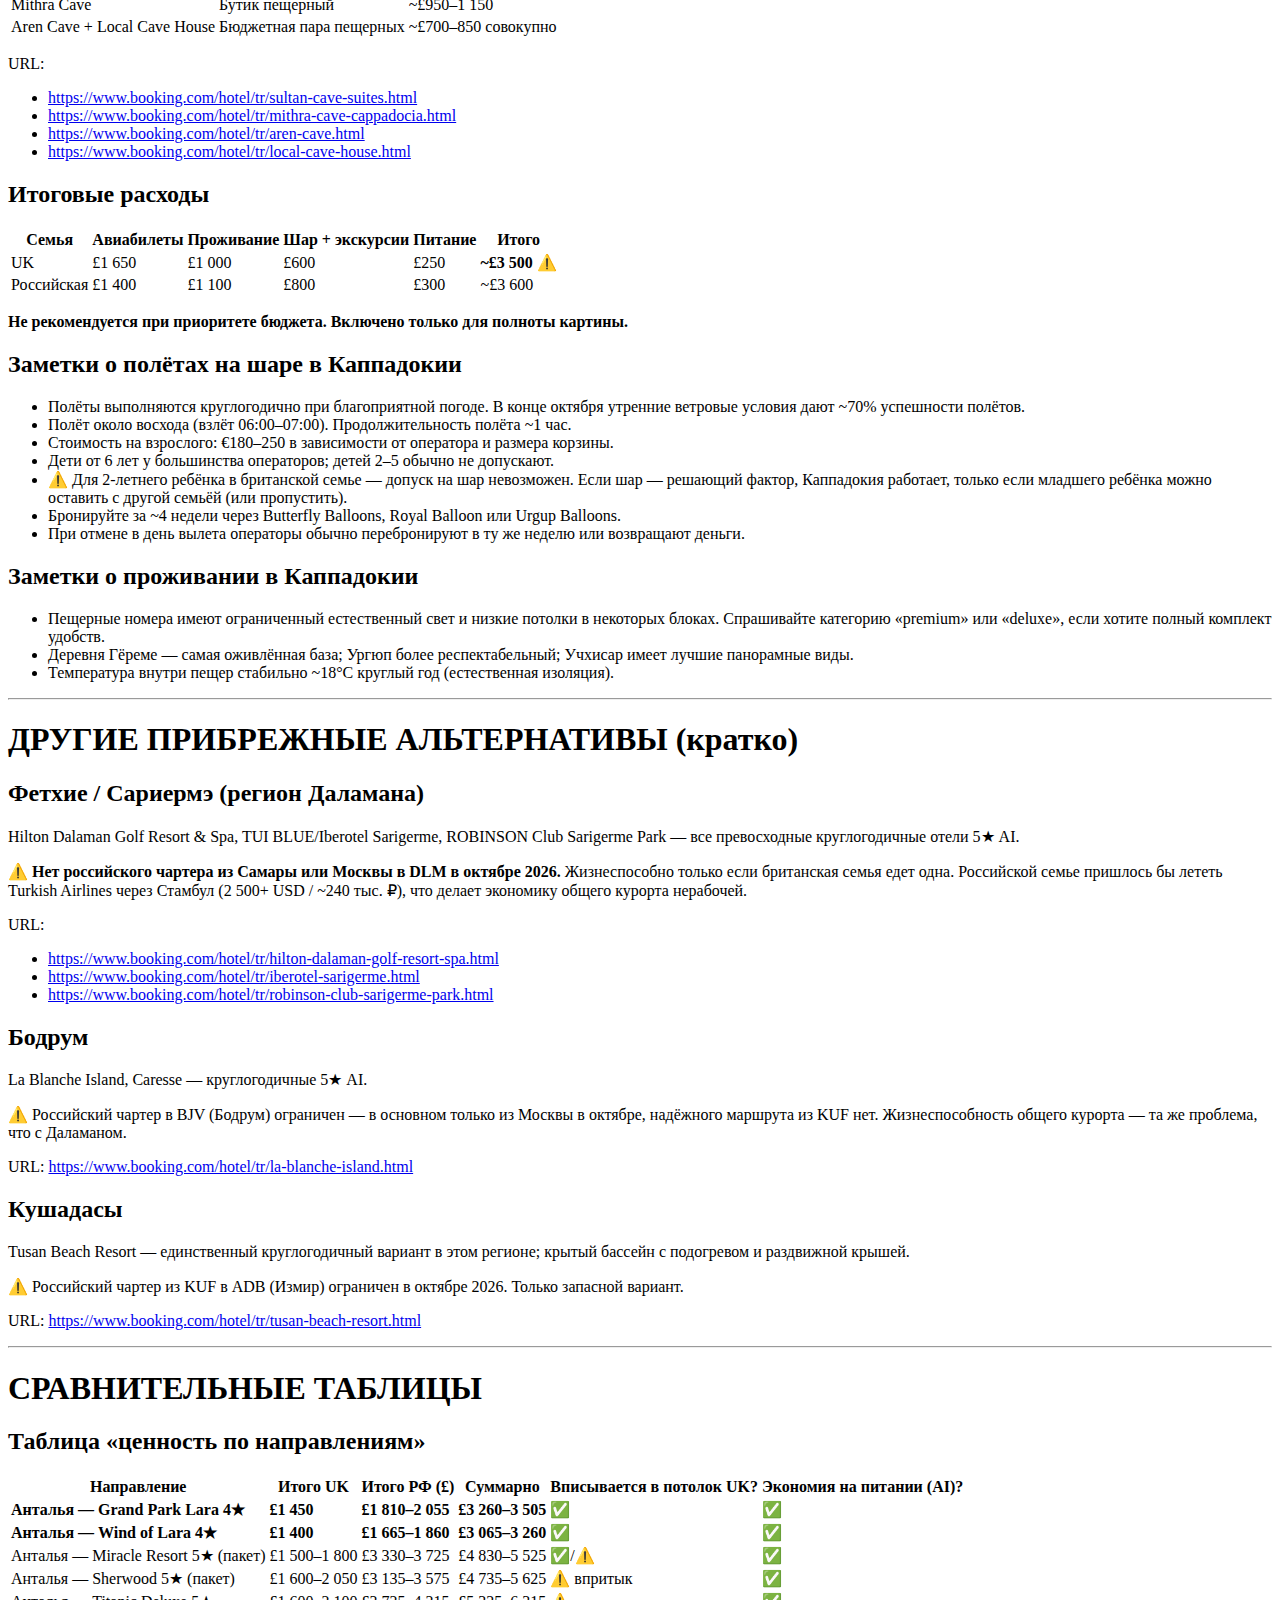
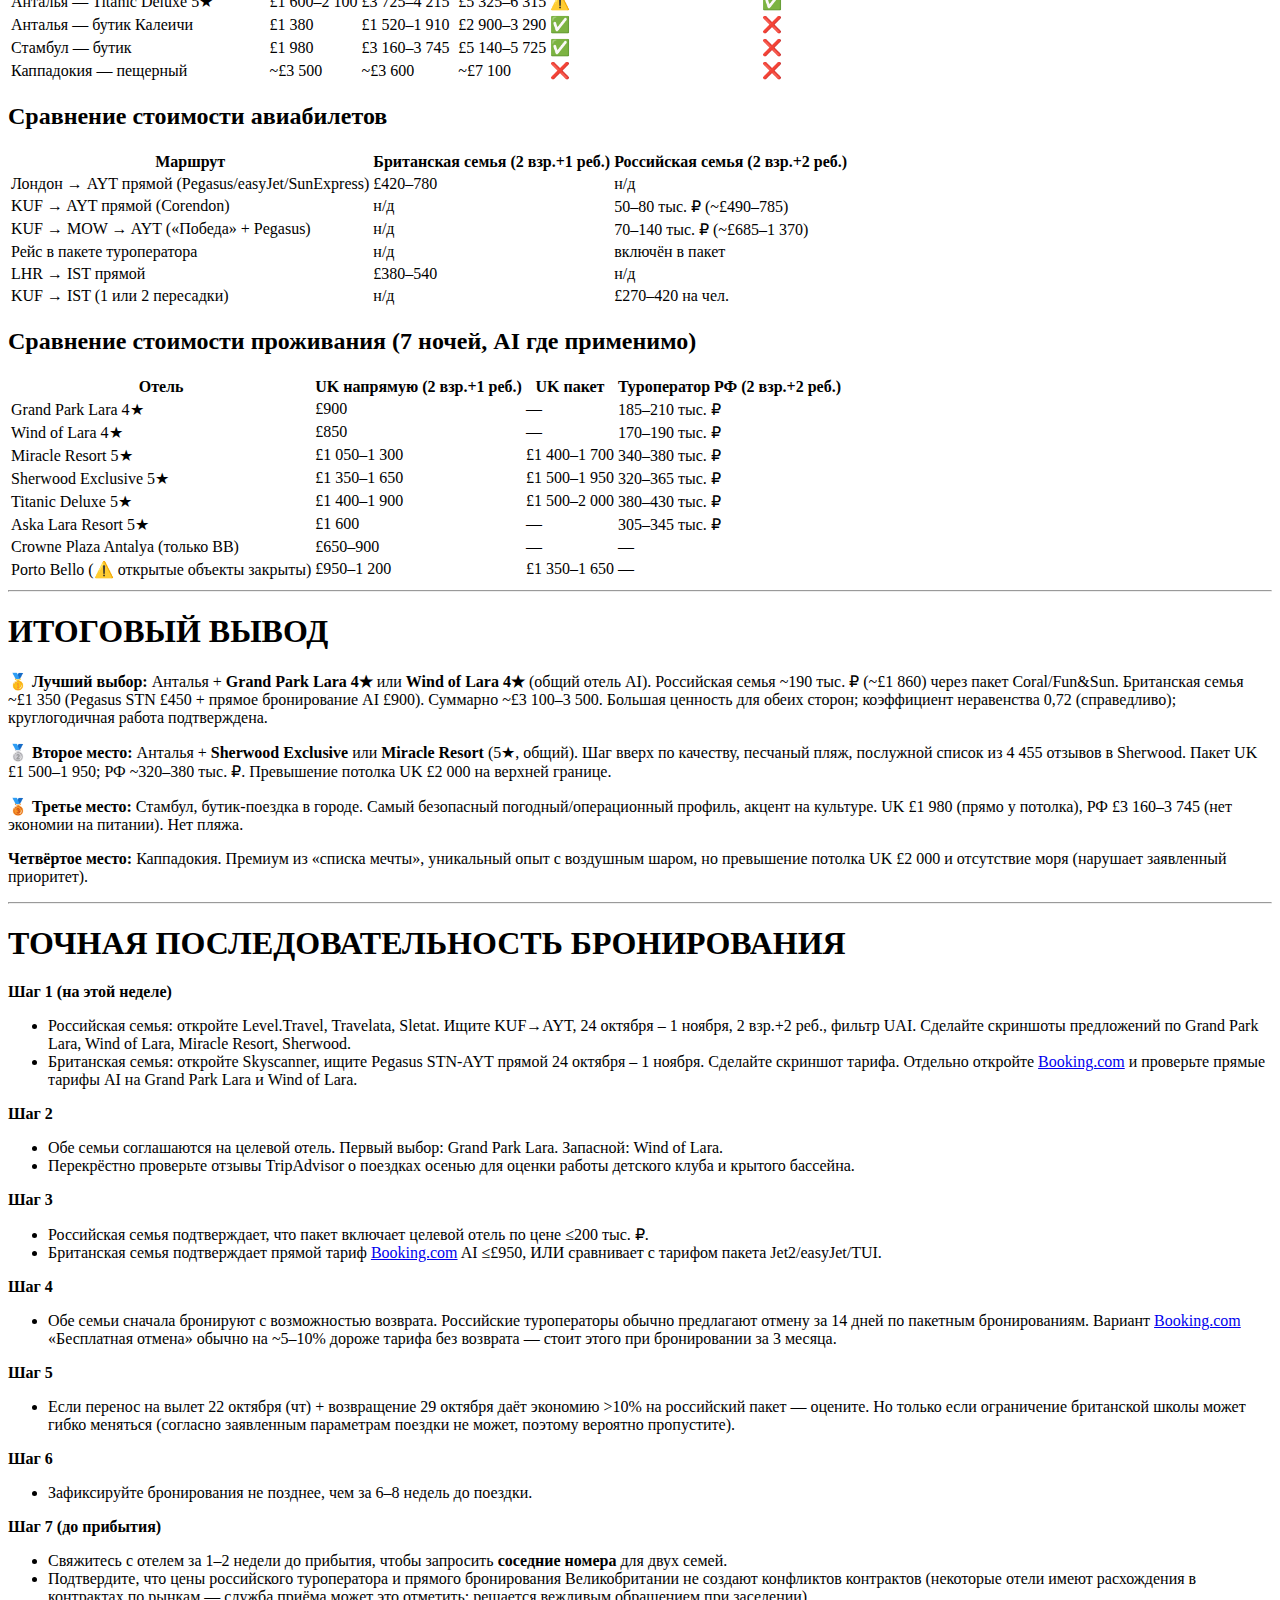
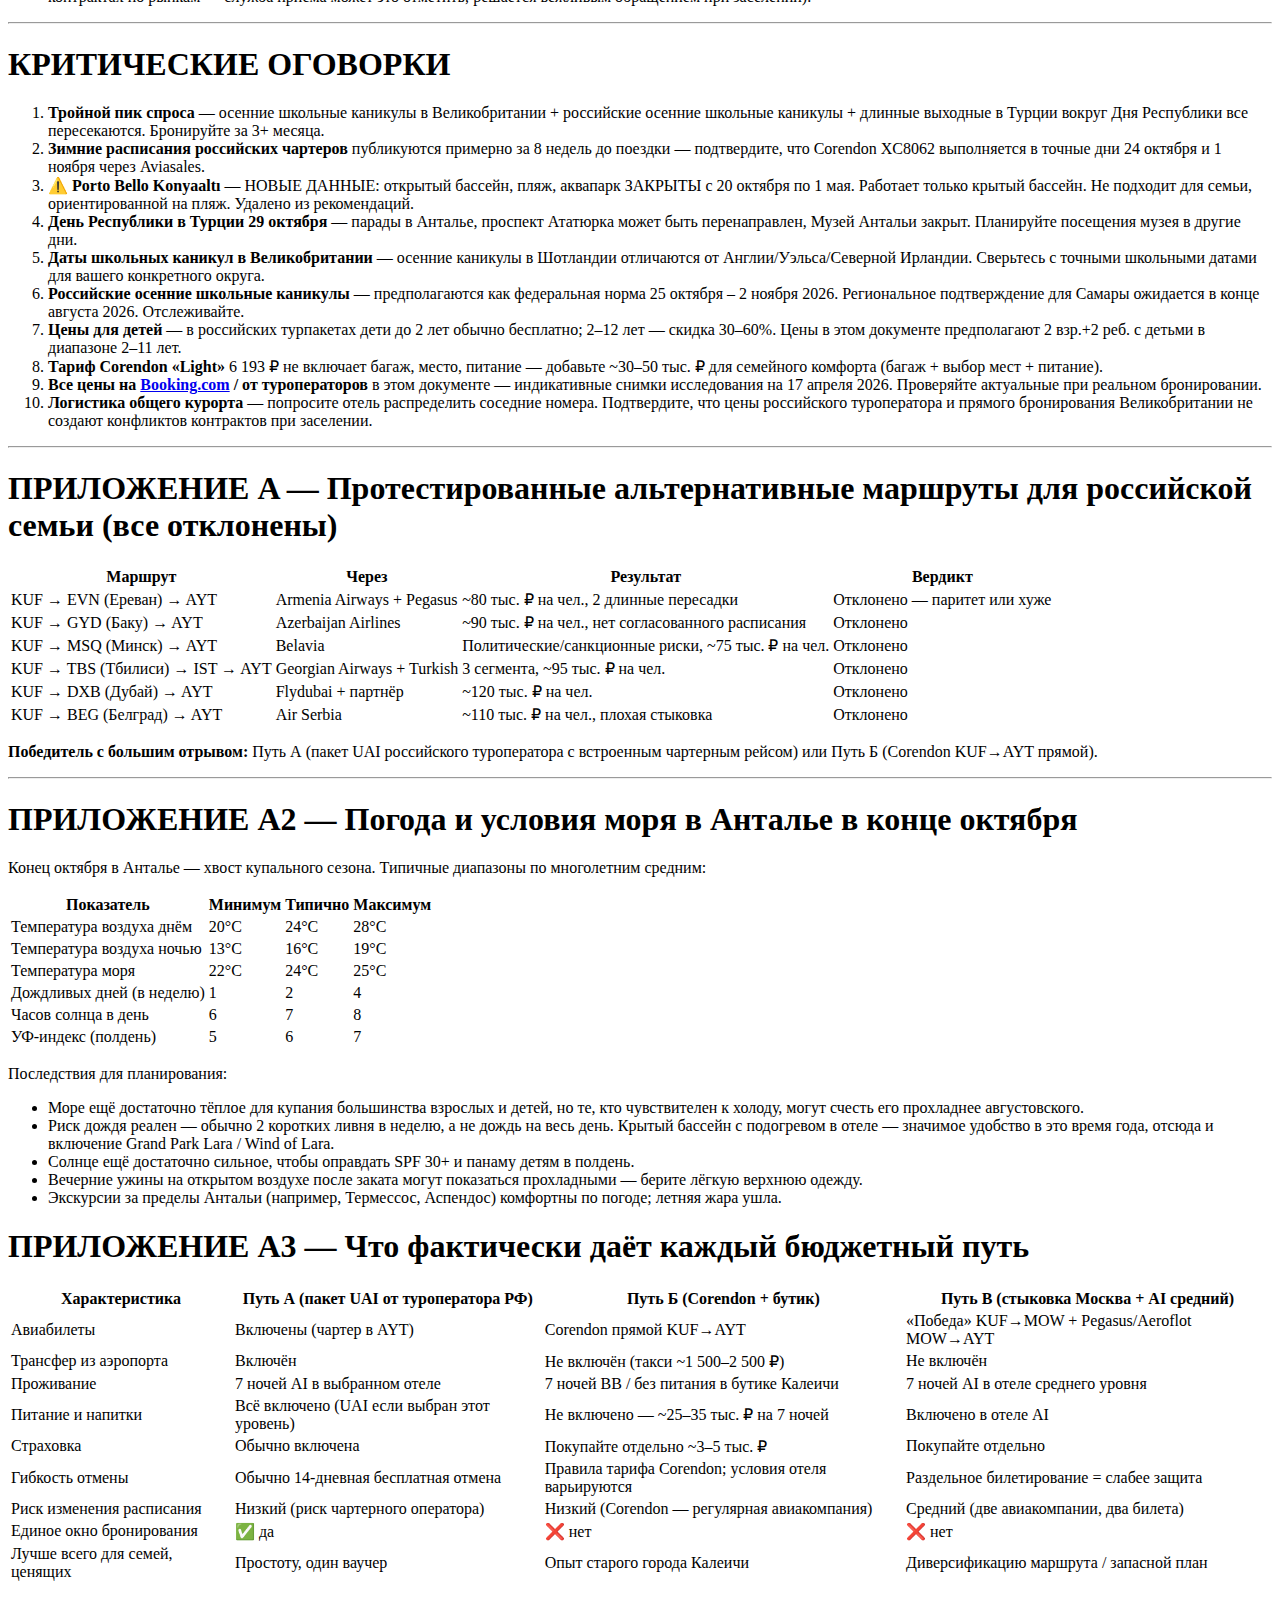
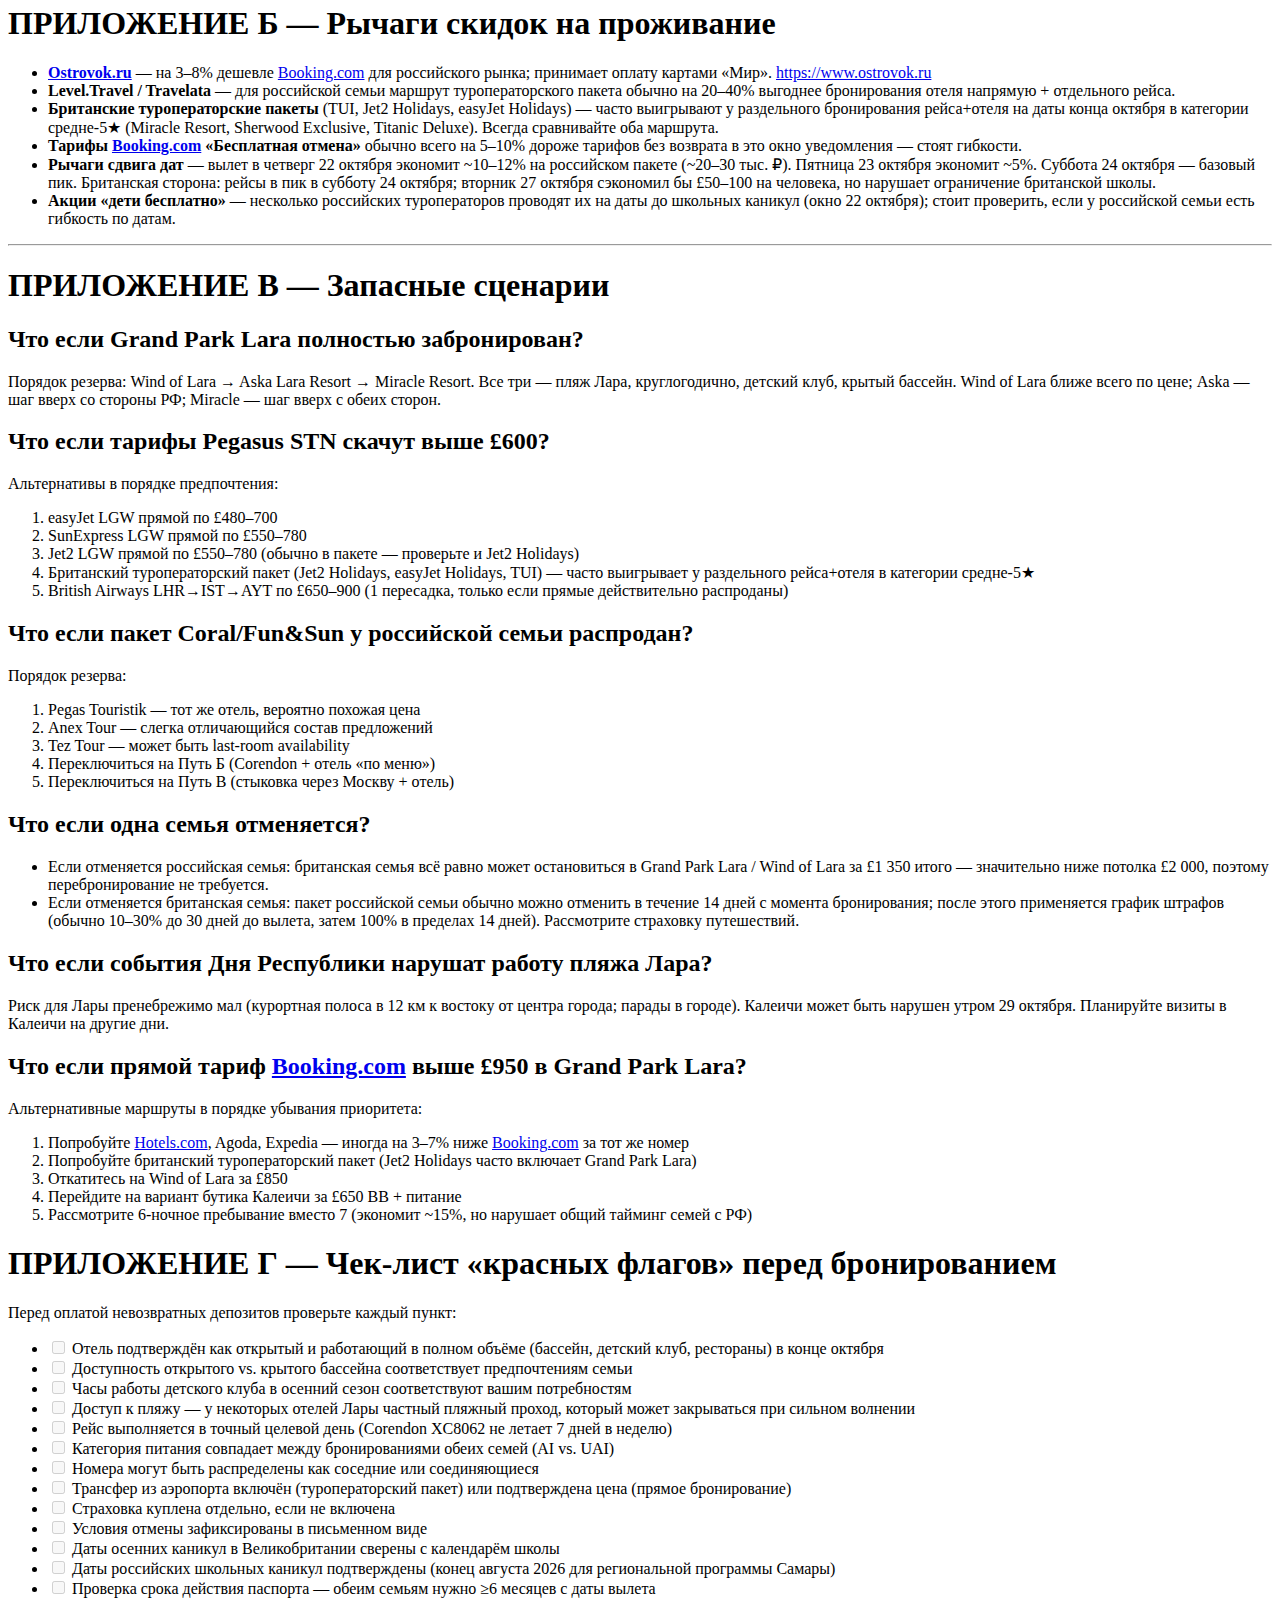
<file: turkey_2026.html>
﻿<!DOCTYPE html>
<html>

<head>
  <meta charset="utf-8">
  <meta name="viewport" content="width=device-width, initial-scale=1.0">
  <title>Welcome file</title>
  <link rel="stylesheet" href="https://stackedit.io/style.css" />
</head>

<body class="stackedit">
  <div class="stackedit__html"><h1 id="исследование-семейного-отпуска-в-турции-—-24-октября-–-1-ноября-2026">Исследование семейного отпуска в Турции — 24 октября – 1 ноября 2026</h1>
<h2 id="краткая-сводка-поездки">Краткая сводка поездки</h2>

<table>
<thead>
<tr>
<th>Параметр</th>
<th>Значение</th>
</tr>
</thead>
<tbody>
<tr>
<td><strong>Даты</strong></td>
<td>24 октября – 1 ноября 2026 (8 дней / 7 ночей)</td>
</tr>
<tr>
<td><strong>Британская семья</strong></td>
<td>2 взрослых + 1 ребёнок (2–11 лет), вылет из Лондона (любой аэропорт)</td>
</tr>
<tr>
<td><strong>Российская семья</strong></td>
<td>2 взрослых + 2 детей (2–11 лет), вылет из Самары (KUF)</td>
</tr>
<tr>
<td><strong>Ограничения британской стороны по датам</strong></td>
<td>Нельзя вылететь раньше 24 октября или вернуться позже 1 ноября (осенние школьные каникулы)</td>
</tr>
<tr>
<td><strong>Гибкость российских дат</strong></td>
<td>±1–2 дня в обе стороны, в идеале совпадают с британскими</td>
</tr>
<tr>
<td><strong>Потолок бюджета Великобритании</strong></td>
<td>£2 000 общий (авиабилеты + проживание, 7 ночей)</td>
</tr>
<tr>
<td><strong>Бюджет России</strong></td>
<td>Гибкий; оптимизируем лучшее соотношение цены и качества</td>
</tr>
<tr>
<td><strong>Приоритеты</strong></td>
<td>История/культура + природные чудеса + море/купание + еда — все четыре</td>
</tr>
<tr>
<td><strong>Формат поездки</strong></td>
<td>ТОЛЬКО ОДИН город. Без внутренних перелётов по Турции. Без аренды авто</td>
</tr>
<tr>
<td><strong>Минимальный порог для проживания</strong></td>
<td>Оценка ≥7,5/10 И ≥50 отзывов</td>
</tr>
<tr>
<td><strong>Профиль спроса</strong></td>
<td>⚠️ ТРОЙНОЙ ПИК — осенние школьные каникулы в Великобритании (26–30 октября) + российские осенние школьные каникулы (25 октября – 2 ноября) + длинные выходные в Турции вокруг Дня Республики (28 октября – 1 ноября) пересекаются. Раннее бронирование обязательно.</td>
</tr>
</tbody>
</table><hr>
<h1 id="кратко-—-бюджетно-оптимизированный-ответ">КРАТКО — БЮДЖЕТНО-ОПТИМИЗИРОВАННЫЙ ОТВЕТ</h1>
<p>Обе семьи встречаются в <strong>общем отеле «всё включено» в Анталье (пляж Лара)</strong>. Российская семья бронирует пакет UAI у российского туроператора (чартерный рейс + трансфер + отель + питание/напитки в одном). Британская семья бронирует авиабилеты и отель отдельно или через британский туроператорский пакет.</p>
<p><strong>Наилучшая комбинация</strong> — Grand Park Lara 4★ UAI (или Wind of Lara 4★ UAI как равноценная альтернатива):</p>

<table>
<thead>
<tr>
<th>Семья</th>
<th>Способ бронирования</th>
<th>Общая стоимость</th>
<th>На человека</th>
</tr>
</thead>
<tbody>
<tr>
<td>Российская (2 взр.+2 реб.)</td>
<td>Пакет Coral/Fun&amp;Sun, 7 ночей UAI, чартер KUF→AYT</td>
<td>~190 000 ₽ (~£1 860)</td>
<td>~£465</td>
</tr>
<tr>
<td>Британская (2 взр.+1 реб.)</td>
<td>Pegasus STN→AYT £450 + <a href="http://Booking.com">Booking.com</a> напрямую AI £900</td>
<td>~£1 350</td>
<td>~£450</td>
</tr>
<tr>
<td><strong>Суммарно</strong></td>
<td></td>
<td><strong>~£3 210</strong></td>
<td></td>
</tr>
</tbody>
</table><p>Коэффициент неравенства 0,72 (справедливо для обеих сторон). Круглогодичный крытый бассейн + детский клуб, 30 минут от аэропорта AYT, TripAdvisor 4,5/5.</p>
<hr>
<h1 id="три-главных-вывода">ТРИ ГЛАВНЫХ ВЫВОДА</h1>
<ol>
<li><strong>Тройной пик спроса</strong> — осенние школьные каникулы в Великобритании + российские осенние школьные каникулы + День Республики в Турции совпадают в конце октября 2026. Ценовое давление значительно. Бронируйте за 3+ месяца и сначала фиксируйте тарифы с возвратом.</li>
<li><strong>Круглогодично надёжные варианты</strong> — Стамбул, Каппадокия и Калеичи в Анталье открыты всегда. Прибрежные курорты требуют индивидуальной проверки; многие закрывают открытые объекты после 15–20 октября, но в Анталье/Ларе/Белеке существует множество круглогодичных вариантов AI.</li>
<li><strong>Пакеты UAI российских туроператоров — главный рычаг экономии</strong> для российской семьи. Пакет Coral/Pegas/Fun&amp;Sun обычно вдвое сокращает общую стоимость по сравнению с отдельным бронированием авиабилетов и отеля. Используйте Level.Travel, Travelata, Sletat или Tourvisor для сравнения.</li>
</ol>
<hr>
<h1 id="🥇-главное-направление-анталья-—-подробный-анализ">🥇 ГЛАВНОЕ НАПРАВЛЕНИЕ: АНТАЛЬЯ — ПОДРОБНЫЙ АНАЛИЗ</h1>
<h2 id="почему-анталья">Почему Анталья</h2>
<ul>
<li><strong>Культура:</strong> старый город Калеичи, римские ворота Адриана, башня Хыдырлык, Музей Антальи (один из лучших в Турции, но закрыт в День Республики 29 октября)</li>
<li><strong>Природные чудеса:</strong> водопады Дюден (верхний + нижний), скалы Лары, Таврские горы на заднем плане</li>
<li><strong>Море/купание:</strong> пляжи Коньяалты и Лара, море 24–25°C до конца октября, у многих отелей AI есть бассейны с подогревом</li>
<li><strong>Еда:</strong> тести-кебаб, свежие средиземноморские морепродукты, рыбные рестораны Калеичи, антальский пияз</li>
<li><strong>Доступность:</strong> авто не нужно — трамваи вдоль побережья, пешеходный старый город, дешёвые такси, аэропорт в 12 км к востоку</li>
<li><strong>Жизнеспособность формата двух семей:</strong> общий отель AI работает хорошо — соседние номера, общий детский клуб, бассейн, пляж</li>
</ul>
<h2 id="три-бюджетных-пути-для-российской-семьи">Три бюджетных пути для российской семьи</h2>
<h3 id="путь-а-рекомендуется-—-пакет-uai-российского-туроператора">Путь А (РЕКОМЕНДУЕТСЯ) — Пакет UAI российского туроператора</h3>
<p>Единое бронирование через Level.Travel, Travelata, Sletat или Tourvisor. Включает чартерный рейс KUF→AYT туда-обратно, трансфер из аэропорта, 7 ночей в отеле AI, всё питание и напитки.</p>
<p>Как работает бронирование пакета:</p>
<ol>
<li>Сайт-агрегатор показывает актуальные цены по нескольким туроператорам (Coral, Pegas, Fun&amp;Sun, Anex, Tez)</li>
<li>Выберите нужный отель + дату + состав пассажиров → система показывает цену, включающую рейс, трансфер, проживание, питание</li>
<li>Оплатите депозит (обычно 25–30%) для подтверждения; остаток — примерно за 14 дней до вылета</li>
<li>Условия отмены: обычно 100% возврат до 14–21 дней до вылета, далее штраф по скользящей шкале</li>
<li>В день вылета: регистрация в KUF, чартер вылетает с отдельного гейта, рейс ~4 ч до AYT, трансфер из аэропорта забронирован заранее</li>
<li>Заселение в отель: предъявите ваучер; далее всё оформляет персонал курорта</li>
<li>Обратный путь: трансфер до AYT забирает вас, чартер обратно в KUF</li>
</ol>

<table>
<thead>
<tr>
<th>Категория</th>
<th>Отели</th>
<th>Цена на семью из 4 человек</th>
</tr>
</thead>
<tbody>
<tr>
<td>3★ Аланья</td>
<td>Club Bayar Beach</td>
<td>~140–155 тыс. ₽</td>
</tr>
<tr>
<td>3★ Аланья</td>
<td>Arsi Blue Beach, Arsi Enfi City Beach</td>
<td>~145–160 тыс. ₽</td>
</tr>
<tr>
<td>4★ Аланья</td>
<td>Monte Carlo</td>
<td>~165–185 тыс. ₽</td>
</tr>
<tr>
<td><strong>4★ Лара (лучший выбор)</strong></td>
<td><strong>Wind of Lara</strong></td>
<td><strong>~170–190 тыс. ₽</strong></td>
</tr>
<tr>
<td><strong>4★ Лара (лучший выбор)</strong></td>
<td><strong>Grand Park Lara</strong></td>
<td><strong>~185–210 тыс. ₽</strong></td>
</tr>
<tr>
<td>4★ Лара</td>
<td>Ducale Lara</td>
<td>~190–215 тыс. ₽</td>
</tr>
<tr>
<td>4★ Аланья</td>
<td>Gardenia</td>
<td>~210–235 тыс. ₽</td>
</tr>
<tr>
<td>4★ Кемер</td>
<td>Dosinia Luxury</td>
<td>~250–275 тыс. ₽</td>
</tr>
<tr>
<td>5★ Лара</td>
<td>Kremlin Palace</td>
<td>~240–275 тыс. ₽</td>
</tr>
<tr>
<td>5★ Коньяалты</td>
<td>Hotel Su &amp; Aqualand</td>
<td>~260–290 тыс. ₽</td>
</tr>
<tr>
<td>5★ Лара</td>
<td>Adonis</td>
<td>~280–315 тыс. ₽</td>
</tr>
<tr>
<td>5★ Белек</td>
<td>Crystal Waterworld</td>
<td>~285–315 тыс. ₽</td>
</tr>
<tr>
<td>5★ Лара</td>
<td>Aska Lara Resort</td>
<td>~305–345 тыс. ₽</td>
</tr>
<tr>
<td><strong>5★ Лара (средне-премиум)</strong></td>
<td><strong>Sherwood Exclusive Lara</strong></td>
<td><strong>~320–365 тыс. ₽</strong></td>
</tr>
<tr>
<td><strong>5★ Лара (средне-премиум)</strong></td>
<td><strong>Miracle Resort Lara</strong></td>
<td><strong>~340–380 тыс. ₽</strong></td>
</tr>
<tr>
<td>5★ Лара (премиум)</td>
<td>Titanic Deluxe Lara</td>
<td>~380–430 тыс. ₽</td>
</tr>
</tbody>
</table><p>Ссылки для бронирования:</p>
<ul>
<li><a href="https://level.travel/">https://level.travel/</a> · <a href="https://level.travel/explore/Samara-Russia/Antalya-Turkey">https://level.travel/explore/Samara-Russia/Antalya-Turkey</a></li>
<li><a href="https://travelata.ru/">https://travelata.ru/</a></li>
<li><a href="https://sletat.ru/">https://sletat.ru/</a></li>
<li><a href="https://tourvisor.ru/tours/turkey/samara">https://tourvisor.ru/tours/turkey/samara</a></li>
</ul>
<p>Цены для детей: 2–5,99 лет ≈ 30–40% от взрослого тарифа; 6–11,99 лет ≈ 50–60% от взрослого тарифа. Некоторые операторы предлагают акции «дети бесплатно» на даты до школьных каникул (вылет 22 октября экономит 10–15%).</p>
<h3 id="путь-б-—-прямой-рейс-corendon--отель-«по-меню»">Путь Б — Прямой рейс Corendon + отель «по меню»</h3>
<p>Corendon Airlines XC8062 KUF→AYT прямой, круглогодично, выполняется ~5 дней в неделю (пн/ср/чт/сб/вс — ⚠️ проверьте точные дни 24 октября и 1 ноября на Aviasales).</p>
<ul>
<li>От 6 193 ₽ в одну сторону на взрослого (тариф Light, без багажа/места/питания)</li>
<li>Семья из 4 человек туда-обратно полностью с багажом и выбором мест: ~50–80 тыс. ₽</li>
<li>Подходит для: семьи, бронирующей собственный отель (например, бутик в Калеичи — Luna + Puding)</li>
<li>Бронирование: <a href="https://www.aviasales.ru/routes/kuf/ayt">https://www.aviasales.ru/routes/kuf/ayt</a> · <a href="https://www.corendonairlines.com/flight-plan">https://www.corendonairlines.com/flight-plan</a></li>
</ul>
<p>⚠️ Тариф Corendon «Light» 6 193 ₽ не включает багаж, место, питание — заложите +30–50 тыс. ₽ для семейного комфорта.</p>
<h3 id="путь-в-—-стыковка-через-москву-авиакомпанией-«победа»-лоукостер">Путь В — Стыковка через Москву авиакомпанией «Победа» (лоукостер)</h3>
<ul>
<li>KUF→MOW на «Победе» от 12 392 ₽ на взрослого</li>
<li>MOW→AYT на Pegasus/Aeroflot ~15–25 тыс. ₽ на взрослого туда-обратно</li>
<li>Итого авиабилеты на семью из 4 человек: ~70–140 тыс. ₽</li>
<li>⚠️ Риск раздельного билетирования — необходим буфер пересадки минимум 4 часа</li>
<li>Подходит для: запасной вариант, если Corendon распродан</li>
</ul>
<h2 id="варианты-авиабилетов-для-британской-семьи-из-лондона-в-ayt">Варианты авиабилетов для британской семьи (из Лондона в AYT)</h2>

<table>
<thead>
<tr>
<th>Авиакомпания</th>
<th>Аэропорт</th>
<th>Прямой?</th>
<th>Туда-обратно (3 пасс. + 1 сдаваемый багаж)</th>
</tr>
</thead>
<tbody>
<tr>
<td><strong>Pegasus</strong></td>
<td>STN</td>
<td>✅ Прямой</td>
<td><strong>£420–590</strong> (лучшее соотношение цены)</td>
</tr>
<tr>
<td>easyJet</td>
<td>LGW</td>
<td>✅ Прямой</td>
<td>£480–700</td>
</tr>
<tr>
<td>SunExpress</td>
<td>LGW</td>
<td>✅ Прямой</td>
<td>£550–780</td>
</tr>
<tr>
<td>Jet2</td>
<td>LGW</td>
<td>✅ Прямой (зимняя программа работает)</td>
<td>£550–780</td>
</tr>
<tr>
<td>BA</td>
<td>LHR→IST→AYT</td>
<td>1 пересадка</td>
<td>£650–900</td>
</tr>
</tbody>
</table><p>Ссылки для бронирования:</p>
<ul>
<li><a href="https://www.flypgs.com/en/cities/flights-from-london-to-antalya">https://www.flypgs.com/en/cities/flights-from-london-to-antalya</a></li>
<li><a href="https://www.easyjet.com/en/cheap-flights/london-gatwick/antalya">https://www.easyjet.com/en/cheap-flights/london-gatwick/antalya</a></li>
<li><a href="https://www.skyscanner.net/transport/flights/lond/ayt/261024/261101/">https://www.skyscanner.net/transport/flights/lond/ayt/261024/261101/</a></li>
</ul>
<h3 id="соображения-по-времени-рейсов-британская-сторона">Соображения по времени рейсов (британская сторона)</h3>
<ul>
<li><strong>Суббота 24 октября 2026</strong> — день старта осенних школьных каникул в Великобритании — дата вылета максимального спроса. Бронируйте за 10+ недель, чтобы зафиксировать тарифы ниже £500 на Pegasus STN.</li>
<li><strong>Воскресенье 25 октября</strong> тарифы обычно на £40–80 выше субботних из-за остаточного спроса выходных.</li>
<li><strong>Возвращение в субботу 31 октября vs. воскресенье 1 ноября</strong> — воскресенье 1 ноября обычно на £50–80 дешевле на человека на Pegasus. Если школа допускает начало в понедельник 2 ноября, возвращение вечером воскресенья имеет смысл. Техзадание указывает крайний срок возврата 1 ноября, поэтому воскресенье 1 ноября вечером подходит.</li>
<li><strong>Нормы багажа</strong> — тариф Pegasus «Light» — только ручная кладь (8 кг). Добавьте ~£25–40 на человека за направление за 20 кг регистрируемого багажа. Заложите £60–80 на человека за багаж туда-обратно. Учтено в оценке £420–590.</li>
<li><strong>Выбор мест</strong> — для семьи из 3 человек с ребёнком купите один блок совместных мест (~£8 за место за сегмент = £72 всего). Pegasus и easyJet выделяют соседние места семьям при раннем бронировании, но закладывать бюджет на выбор мест — значит избежать риска.</li>
</ul>
<h2 id="проживание-—-общий-отель-ai-основная-рекомендация">Проживание — общий отель AI (основная рекомендация)</h2>
<h3 id="🥇-бюджетные-отели-4★-uai-—-лучшие-выборы">🥇 Бюджетные отели 4★ UAI — ЛУЧШИЕ ВЫБОРЫ</h3>
<p>Оба отеля: пляж Лара, ~30 минут от аэропорта AYT, круглогодичный крытый бассейн с подогревом, детский клуб работает осенью, соответствуют минимальному порогу для проживания.</p>
<p><strong>Grand Park Lara 4★ UAI</strong> (ЛУЧШИЙ ВЫБОР)</p>
<ul>
<li>Российская семья (пакет Coral/Fun&amp;Sun 7 ночей UAI, 2 взр.+2 реб.): <strong>~185–210 тыс. ₽ (~£1 810–2 055)</strong></li>
<li>Британская семья напрямую (<a href="http://Booking.com">Booking.com</a> 7 ночей AI, 2 взр.+1 реб.): <strong>~£900</strong> + Pegasus STN £450 = <strong>~£1 350 итого</strong></li>
<li>TripAdvisor 4,5/5</li>
<li>URL: <a href="https://www.booking.com/hotel/tr/grand-park-lara.html">https://www.booking.com/hotel/tr/grand-park-lara.html</a></li>
</ul>
<p><strong>Wind of Lara Hotel &amp; Spa 4★ AI</strong></p>
<ul>
<li>Российская семья (пакет Coral/Fun&amp;Sun): <strong>~170–190 тыс. ₽ (~£1 665–1 860)</strong></li>
<li>Британская семья напрямую: <strong>~£850</strong> + Pegasus STN £450 = <strong>~£1 300 итого</strong></li>
<li>TripAdvisor 4,1/5</li>
<li>URL: <a href="https://www.booking.com/hotel/tr/wind-of-lara.html">https://www.booking.com/hotel/tr/wind-of-lara.html</a></li>
</ul>
<p><strong>Aska Lara Resort 5★ UAI</strong> (вариант уровнем выше по цене почти как 4★ со стороны РФ)</p>
<ul>
<li>Российская семья: ~305–345 тыс. ₽ (~£2 990–3 380)</li>
<li>Британская семья напрямую: ~£1 600 + Pegasus £450 = ~£2 050 (£50 сверх потолка)</li>
<li>URL: <a href="https://www.booking.com/hotel/tr/aska-lara-resort.html">https://www.booking.com/hotel/tr/aska-lara-resort.html</a></li>
</ul>
<h3 id="🥈-средне-премиум-отели-5★-uai">🥈 Средне-премиум отели 5★ UAI</h3>
<p><strong>Sherwood Exclusive Lara 5★ UAI</strong></p>
<ul>
<li>Российская семья: ~320–365 тыс. ₽ (~£3 135–3 575)</li>
<li>Британская семья: пакет Jet2/easyJet £1 500–1 950 (пакет дешевле прямого бронирования на ~£200–300)</li>
<li>Или британская сторона напрямую: Pegasus £450 + <a href="http://Booking.com">Booking.com</a> £1 350–1 650 = £1 800–2 100</li>
<li>⚠️ Превышение потолка £2 000, если пакет &gt;£1 550</li>
<li>4 455 отзывов TripAdvisor при 4,6/5; топ-уровень 5★ с песчаным пляжем, работающим детским клубом</li>
<li>URL: <a href="https://www.booking.com/hotel/tr/sherwood-breezes-resort.html">https://www.booking.com/hotel/tr/sherwood-breezes-resort.html</a></li>
</ul>
<p><strong>Miracle Resort Hotel 5★ UAI</strong></p>
<ul>
<li>Российская семья: ~340–380 тыс. ₽ (~£3 330–3 725)</li>
<li>Британская семья: пакет Jet2/easyJet £1 400–1 700 ИЛИ Pegasus £450 + напрямую £1 050–1 300 = £1 500–1 750</li>
<li>Самый дешёвый 5★ AI напрямую на Booking; коэффициент неравенства 0,82</li>
<li>URL: <a href="https://www.booking.com/hotel/tr/miracle-resort.html">https://www.booking.com/hotel/tr/miracle-resort.html</a></li>
</ul>
<p><strong>Titanic Deluxe Lara 5★ UAI</strong> (премиум)</p>
<ul>
<li>Российская семья: ~380–430 тыс. ₽ (~£3 725–4 215)</li>
<li>Британская семья: пакет TUI/Jet2 £1 500–2 000 (пакет дешевле прямого бронирования); напрямую £1 400–1 900 + £450 = £1 850–2 350</li>
<li>URL: <a href="https://www.booking.com/hotel/tr/titanic-beach-lara.html">https://www.booking.com/hotel/tr/titanic-beach-lara.html</a></li>
</ul>
<h3 id="исключённые-отели-не-рекомендуем">Исключённые отели (не рекомендуем)</h3>

<table>
<thead>
<tr>
<th>Отель</th>
<th>Причина</th>
</tr>
</thead>
<tbody>
<tr>
<td><strong>Porto Bello Konyaaltı</strong></td>
<td>⚠️ НОВЫЕ ДАННЫЕ — открытый бассейн, пляж, аквапарк ЗАКРЫТЫ с 20 октября по 1 мая. Работает только крытый бассейн. Не подходит для семьи, ориентированной на пляж.</td>
</tr>
<tr>
<td><strong>Crowne Plaza Antalya</strong></td>
<td>Бизнес-отель, нет предложения AI, нет детского клуба. Пригоден только как бюджетный вариант с завтраками (£650–900), если семья согласна на не-курортное проживание.</td>
</tr>
<tr>
<td>Mozaik, Ölüdeniz Blu, Sundia, Letoonia, Jiva Beach</td>
<td>Закрыты или непригодны — исключены ранее</td>
</tr>
<tr>
<td>Mandarin Oriental Bodrum, Kempinski Barbaros Bay, Maxx Royal, Titanic Bodrum, LUX* Bodrum, Crystal Green Bay</td>
<td>Сверх бюджета и/или закрыты</td>
</tr>
<tr>
<td>Все курорты Даламана (Hilton Sarigerme, TUI BLUE, ROBINSON)</td>
<td>⚠️ Нет российского чартера KUF или MOW → DLM в октябре 2026 — не жизнеспособно как вариант общего курорта</td>
</tr>
</tbody>
</table><h3 id="таблица-оценки-характеристик-по-отелям-шорт-лист-пляжа-лара">Таблица оценки характеристик по отелям (шорт-лист пляжа Лара)</h3>

<table>
<thead>
<tr>
<th>Характеристика</th>
<th>Grand Park Lara 4★</th>
<th>Wind of Lara 4★</th>
<th>Miracle Resort 5★</th>
<th>Sherwood Exclusive 5★</th>
<th>Titanic Deluxe 5★</th>
</tr>
</thead>
<tbody>
<tr>
<td>Звёздность</td>
<td>4★</td>
<td>4★</td>
<td>5★</td>
<td>5★</td>
<td>5★</td>
</tr>
<tr>
<td>Уровень питания</td>
<td>UAI</td>
<td>AI</td>
<td>UAI</td>
<td>UAI</td>
<td>UAI</td>
</tr>
<tr>
<td>Песчаный пляж</td>
<td>Да</td>
<td>Да</td>
<td>Да</td>
<td>Да</td>
<td>Да</td>
</tr>
<tr>
<td>Крытый бассейн (с подогревом)</td>
<td>✅</td>
<td>✅</td>
<td>✅</td>
<td>✅</td>
<td>✅</td>
</tr>
<tr>
<td>Открытый бассейн работает в октябре</td>
<td>✅</td>
<td>✅</td>
<td>✅</td>
<td>✅</td>
<td>✅</td>
</tr>
<tr>
<td>Аквапарк / горки</td>
<td>Небольшие</td>
<td>Небольшие</td>
<td>✅</td>
<td>✅</td>
<td>✅ Большой</td>
</tr>
<tr>
<td>Детский клуб (осень)</td>
<td>✅</td>
<td>✅</td>
<td>✅</td>
<td>✅</td>
<td>✅</td>
</tr>
<tr>
<td>Бесплатный трансфер из аэропорта (при прямом бронировании AI)</td>
<td>Иногда</td>
<td>Нет</td>
<td>Иногда</td>
<td>Нет</td>
<td>Да</td>
</tr>
<tr>
<td>Расстояние от AYT</td>
<td>~20 мин</td>
<td>~25 мин</td>
<td>~25 мин</td>
<td>~30 мин</td>
<td>~30 мин</td>
</tr>
<tr>
<td>Рейтинг TripAdvisor</td>
<td>4,5/5</td>
<td>4,1/5</td>
<td>4,4/5</td>
<td>4,6/5</td>
<td>4,5/5</td>
</tr>
<tr>
<td>Типичный пакет РФ (2 взр.+2 реб.)</td>
<td>185–210 тыс. ₽</td>
<td>170–190 тыс. ₽</td>
<td>340–380 тыс. ₽</td>
<td>320–365 тыс. ₽</td>
<td>380–430 тыс. ₽</td>
</tr>
<tr>
<td>Типичное прямое бронирование UK (2 взр.+1 реб., 7 ночей)</td>
<td>~£900</td>
<td>~£850</td>
<td>£1 050–1 300</td>
<td>£1 350–1 650</td>
<td>£1 400–1 900</td>
</tr>
<tr>
<td>Вписывается в потолок £2 000?</td>
<td>✅ с запасом</td>
<td>✅ с запасом</td>
<td>✅</td>
<td>⚠️ впритык</td>
<td>⚠️ впритык</td>
</tr>
<tr>
<td>Коэффициент неравенства (UK/RU на человека)</td>
<td>1,00</td>
<td>1,06</td>
<td>0,62</td>
<td>0,73</td>
<td>0,62</td>
</tr>
</tbody>
</table><h2 id="проживание-—-бутик-в-калеичи-как-альтернатива-вторичный-вариант">Проживание — бутик в Калеичи как альтернатива (вторичный вариант)</h2>
<p>Для семей, ставящих атмосферу старого города выше курорта/бассейна/AI. Разделение на два объекта под конфигурацию 2+2+3.</p>
<p><strong>Пара Luna Antalya + Puding Marina Residence</strong></p>
<ul>
<li>Британская семья в Puding Marina (для взрослых, вид на марину) 7 ночей: ~£650</li>
<li>Российская семья в Luna Antalya (семейные номера) 7 ночей: ~£750</li>
<li>Оба объекта в пешей доступности 5 минут в Калеичи</li>
<li>URL: <a href="https://www.booking.com/hotel/tr/luna-antalya.html">https://www.booking.com/hotel/tr/luna-antalya.html</a> · <a href="https://www.booking.com/hotel/tr/puding-marina-residence.html">https://www.booking.com/hotel/tr/puding-marina-residence.html</a></li>
</ul>
<p><strong>Пара Luna Antalya + Tuvana</strong></p>
<ul>
<li>Британская семья в Tuvana (бутик 4★, внутренний двор): ~£850</li>
<li>Российская семья в Luna Antalya: ~£750</li>
<li>URL: <a href="https://www.booking.com/hotel/tr/tuvana.html">https://www.booking.com/hotel/tr/tuvana.html</a></li>
</ul>
<p><strong>Mediterra Art</strong> (премиальный бутик, запасной вариант): <a href="https://www.booking.com/hotel/tr/mediterra-art.html">https://www.booking.com/hotel/tr/mediterra-art.html</a></p>
<p>⚠️ Бутик-вариант означает, что питание оплачивается отдельно (~£200–280 для британской семьи, €30–50 в день для российской). На территории нет бассейна/детского клуба/пляжа; используйте ближайшие пляжные клубы.</p>
<h2 id="чек-лист-активностей-анталья">Чек-лист активностей (Анталья)</h2>
<ul>
<li class="task-list-item"><input type="checkbox" class="task-list-item-checkbox" disabled=""> Прогулка по старому городу Калеичи — ворота Адриана, башня Хыдырлык, часовая башня, старая гавань</li>
<li class="task-list-item"><input type="checkbox" class="task-list-item-checkbox" disabled=""> Музей Антальи (пропустите 29 октября — закрыт в День Республики)</li>
<li class="task-list-item"><input type="checkbox" class="task-list-item-checkbox" disabled=""> Водопады Дюден — верхний (пресноводный) + нижний (скалы в море)</li>
<li class="task-list-item"><input type="checkbox" class="task-list-item-checkbox" disabled=""> Пляж Коньяалты + Океанариум (один из крупнейших в Европе)</li>
<li class="task-list-item"><input type="checkbox" class="task-list-item-checkbox" disabled=""> Прогулка по пляжной полосе Лары (дюнный пляж, золотой песок)</li>
<li class="task-list-item"><input type="checkbox" class="task-list-item-checkbox" disabled=""> Поездка на день в Сиде (1 ч в одну сторону на автобусе) — Храм Аполлона на закате</li>
<li class="task-list-item"><input type="checkbox" class="task-list-item-checkbox" disabled=""> Экскурсия к руинам Перге/Аспендоса (общественный автобус или экскурсия с гидом)</li>
<li class="task-list-item"><input type="checkbox" class="task-list-item-checkbox" disabled=""> Турецкая баня (хамам) в Калеичи — Sefa Hamam или Nazir Hamam</li>
<li class="task-list-item"><input type="checkbox" class="task-list-item-checkbox" disabled=""> Вечерняя прогулка на катере из старой гавани к Нижним водопадам Дюден</li>
<li class="task-list-item"><input type="checkbox" class="task-list-item-checkbox" disabled=""> Ужин в рыбном ресторане в Калеичи (Seraser, 7 Mehmet)</li>
<li class="task-list-item"><input type="checkbox" class="task-list-item-checkbox" disabled=""> Руины Термессоса на полдня — ликийско-римский объект на вершине холма (нужно такси/тур)</li>
<li class="task-list-item"><input type="checkbox" class="task-list-item-checkbox" disabled=""> Олимпос + природный газовый огонь Химера (вечерняя поездка, 2 ч в одну сторону)</li>
<li class="task-list-item"><input type="checkbox" class="task-list-item-checkbox" disabled=""> Канатная дорога на Тюнектепе — панорама Антальи + закат</li>
<li class="task-list-item"><input type="checkbox" class="task-list-item-checkbox" disabled=""> Лодка по старой гавани — 1 ч за €15–20 на взрослого, дети часто бесплатно</li>
<li class="task-list-item"><input type="checkbox" class="task-list-item-checkbox" disabled=""> Парк Караалиоглу — сады на вершине скалы с видом на Тавр, бесплатно, для детей</li>
<li class="task-list-item"><input type="checkbox" class="task-list-item-checkbox" disabled=""> Музей игрушек Антальи в Калеичи (вход бесплатный, запасной вариант на дождливый день)</li>
</ul>
<h2 id="операционные-заметки-по-общему-курорту">Операционные заметки по общему курорту</h2>
<p>Ведение недельного общего отпуска двух семей требует горсти небольших, но реальных логистических решений. Ни одно из них не дорогое; большинство бесплатно, если сделать заранее.</p>
<ul>
<li><strong>Распределение номеров</strong> — свяжитесь с консьержем отеля за 1–2 недели до прибытия. Запросите «соседние номера» или «номера на одном этаже» — большинство отелей Антальи это отметят, но не гарантируют. Если отель использует Opera PMS (большинство сетей используют), запрос пройдёт через систему. Не рассчитывайте на то, что это передаст туроператор; пишите в отель напрямую.</li>
<li><strong>Разница в источниках бронирования</strong> — российская семья с туроператорским ваучером и британская семья с прямым бронированием <a href="http://Booking.com">Booking.com</a> могут быть распределены по разным блокам номеров (контракт оператора vs. оптовый фонд). Это нормально, но может означать, что номера будут не соседними. Вежливо спросите при заселении; большинство служб приёма пойдут навстречу с заменой.</li>
<li><strong>Соответствие планов питания</strong> — если российская семья на ультра «всё включено» (UAI), а британская на стандартном AI (не UAI), британская семья может не получить доступ к ресторанам à-la-carte или премиум-напиткам. Либо согласуйте заранее (бронируйте одинаковую категорию), либо примите несоответствие. UAI обычно прибавляет ~£40–60 на взрослого за неделю и стоит своих денег уже за счёт напитков.</li>
<li><strong>Часы работы детского клуба</strong> — уточните в отеле часы работы в осенний сезон. Летние детские клубы обычно работают с 10:00 до 17:00 + 19:00–22:00 мини-диско. Осенью может сократиться только до 10:00–16:00. Подтвердите перед бронированием, если детский клуб — решающий фактор.</li>
<li><strong>Вариант со смежными номерами</strong> — некоторые отели Лары (Miracle, Sherwood) имеют физические соединяющие двери в части номеров. Если хотите, чтобы дети могли безопасно бегать между номерами, запрашивайте именно «соединяющие» (connecting), а не просто «соседние» (adjacent).</li>
<li><strong>Стирка</strong> — отели берут €3–6 за предмет; на 7 ночей с детьми возьмите небольшую дорожную верёвку или заложите ~£25–40 на услуги прачечной.</li>
<li><strong>Трения в день прилёта</strong> — если российская семья прилетает чартером (AYT терминал 2), а британская — регулярным рейсом (AYT терминал 1), трансфер в отель отдельный для каждой. Координируйте окна прибытия, но не пытайтесь поделить трансфер; разные контракты.</li>
</ul>
<h2 id="операционная-заметка-о-дне-республики-29-октября">Операционная заметка о Дне Республики (29 октября)</h2>
<p>Четверг 29 октября 2026 — День Республики в Турции — государственный праздник и 103-я годовщина Республики. Ожидайте:</p>
<ul>
<li><strong>Городской парад в Анталье</strong> на проспекте Ататюрка — обычно 10:00–12:00. Перекрытия дорог с 08:00.</li>
<li><strong>Археологический музей Антальи закрыт</strong> (все государственные музеи закрываются в День Республики по всей стране).</li>
<li><strong>Рестораны и магазины Калеичи</strong> — большинство работает; некоторые закрываются рано после обеда.</li>
<li><strong>Отели</strong> — работа курорта без изменений; большинство устраивает тематический ужин / вечерний фейерверк.</li>
<li><strong>Школы закрыты</strong> предшествующее среды после обеда + четверг + пятница, что делает 28 октября – 1 ноября длинными выходными (источник тройного пика спроса). Внутренний турецкий туризм в Анталью в это окно резко растёт.</li>
<li><strong>Практический совет</strong> — запланируйте посещение музея на понедельник 26, вторник 27 или субботу 31 октября. Используйте 29 октября как день курорта/пляжа или пешеходной прогулки по Калеичи.</li>
</ul>
<h2 id="итоговые-расходы-—-анталья">Итоговые расходы — Анталья</h2>
<h3 id="итоговые-расходы-британской-семьи-2-взр.1-реб.-7-ночей">Итоговые расходы британской семьи (2 взр.+1 реб., 7 ночей)</h3>

<table>
<thead>
<tr>
<th>Сценарий</th>
<th>Авиабилеты</th>
<th>Проживание</th>
<th>Питание/доп.</th>
<th>Итого</th>
</tr>
</thead>
<tbody>
<tr>
<td>Grand Park Lara (напрямую)</td>
<td>£450</td>
<td>£900 AI</td>
<td>£100</td>
<td><strong>£1 450</strong></td>
</tr>
<tr>
<td>Wind of Lara (напрямую)</td>
<td>£450</td>
<td>£850 AI</td>
<td>£100</td>
<td><strong>£1 400</strong></td>
</tr>
<tr>
<td>Aska Lara Resort</td>
<td>£450</td>
<td>£1 600 AI</td>
<td>£100</td>
<td>£2 150 ⚠️</td>
</tr>
<tr>
<td>Miracle Resort (пакет)</td>
<td>—</td>
<td>£1 400–1 700</td>
<td>£100</td>
<td>£1 500–1 800</td>
</tr>
<tr>
<td>Sherwood Exclusive (пакет)</td>
<td>—</td>
<td>£1 500–1 950</td>
<td>£100</td>
<td>£1 600–2 050 ⚠️</td>
</tr>
<tr>
<td>Titanic Deluxe (пакет)</td>
<td>—</td>
<td>£1 500–2 000</td>
<td>£100</td>
<td>£1 600–2 100 ⚠️</td>
</tr>
<tr>
<td>Бутик Калеичи (Puding)</td>
<td>£450</td>
<td>£650 BB</td>
<td>£280 еда</td>
<td><strong>£1 380</strong></td>
</tr>
</tbody>
</table><h3 id="потолок-uk-£2-000-—-анализ-чувствительности">Потолок UK £2 000 — анализ чувствительности</h3>
<p>Потолок £2 000 — жёсткий. Вот сколько запаса имеет каждый сценарий:</p>

<table>
<thead>
<tr>
<th>Сценарий</th>
<th>Итого UK</th>
<th>Запас относительно £2 000</th>
<th>Вердикт</th>
</tr>
</thead>
<tbody>
<tr>
<td>Wind of Lara (напрямую AI + Pegasus)</td>
<td>£1 400</td>
<td>£600 запаса</td>
<td>✅ очень безопасно</td>
</tr>
<tr>
<td>Grand Park Lara (напрямую AI + Pegasus)</td>
<td>£1 450</td>
<td>£550 запаса</td>
<td>✅ очень безопасно</td>
</tr>
<tr>
<td>Калеичи Puding + Pegasus + питание</td>
<td>£1 380</td>
<td>£620 запаса</td>
<td>✅ очень безопасно</td>
</tr>
<tr>
<td>Miracle Resort через пакет Jet2 (нижняя граница)</td>
<td>£1 500</td>
<td>£500 запаса</td>
<td>✅ безопасно</td>
</tr>
<tr>
<td>Miracle Resort через пакет Jet2 (верхняя граница)</td>
<td>£1 800</td>
<td>£200 запаса</td>
<td>⚠️ впритык</td>
</tr>
<tr>
<td>Sherwood Exclusive через пакет Jet2 (нижняя граница)</td>
<td>£1 600</td>
<td>£400 запаса</td>
<td>✅ безопасно</td>
</tr>
<tr>
<td>Sherwood Exclusive через пакет Jet2 (верхняя граница)</td>
<td>£2 050</td>
<td>£50 превышение</td>
<td>❌ нарушает потолок</td>
</tr>
<tr>
<td>Aska Lara напрямую + Pegasus</td>
<td>£2 150</td>
<td>£150 превышение</td>
<td>❌ нарушает потолок</td>
</tr>
<tr>
<td>Titanic Deluxe через пакет TUI (верхняя граница)</td>
<td>£2 100</td>
<td>£100 превышение</td>
<td>❌ нарушает потолок</td>
</tr>
<tr>
<td>Стамбул бутик — полная поездка</td>
<td>£1 980</td>
<td>£20 запаса</td>
<td>⚠️ прямо у потолка</td>
</tr>
<tr>
<td>Каппадокия (любой уровень)</td>
<td>£3 500+</td>
<td>£1 500+ превышение</td>
<td>❌ сильно превышает потолок</td>
</tr>
</tbody>
</table><p>Совет о бюджетном запасе: при £1 400 в Wind of Lara / £1 450 в Grand Park Lara у британской семьи остаётся £500–600 запаса в рамках потолка £2 000 на экскурсии, сувениры, такси, чаевые и непредвиденные расходы. Это ощутимо лучше, чем £50 запаса в Sherwood или превышение в Aska.</p>
<h3 id="итоговые-расходы-российской-семьи-2-взр.2-реб.-7-ночей-в-₽-и-£">Итоговые расходы российской семьи (2 взр.+2 реб., 7 ночей, в ₽ и £)</h3>

<table>
<thead>
<tr>
<th>Сценарий</th>
<th>Пакет/авиабилеты</th>
<th>Отель</th>
<th>Питание</th>
<th>Итого ₽</th>
<th>Итого £</th>
</tr>
</thead>
<tbody>
<tr>
<td>Путь А — Grand Park Lara</td>
<td>включено</td>
<td>включено</td>
<td>включено</td>
<td>185–210 тыс.</td>
<td>£1 810–2 055</td>
</tr>
<tr>
<td>Путь А — Wind of Lara</td>
<td>включено</td>
<td>включено</td>
<td>включено</td>
<td>170–190 тыс.</td>
<td>£1 665–1 860</td>
</tr>
<tr>
<td>Путь А — Miracle Resort 5★</td>
<td>включено</td>
<td>включено</td>
<td>включено</td>
<td>340–380 тыс.</td>
<td>£3 330–3 725</td>
</tr>
<tr>
<td>Путь А — Sherwood 5★</td>
<td>включено</td>
<td>включено</td>
<td>включено</td>
<td>320–365 тыс.</td>
<td>£3 135–3 575</td>
</tr>
<tr>
<td>Путь Б — Corendon + бутик Калеичи</td>
<td>50–80 тыс.</td>
<td>80 тыс.</td>
<td>25–35 тыс.</td>
<td>155–195 тыс.</td>
<td>£1 520–1 910</td>
</tr>
<tr>
<td>Путь В — Стыковка через Москву + AI средний уровень</td>
<td>70–140 тыс.</td>
<td>120 тыс.</td>
<td>включено</td>
<td>190–260 тыс.</td>
<td>£1 860–2 550</td>
</tr>
</tbody>
</table><h3 id="общий-курорт-—-совокупные-итоги">Общий курорт — совокупные итоги</h3>

<table>
<thead>
<tr>
<th>Отель</th>
<th>Британская семья</th>
<th>Российская семья</th>
<th>Суммарно (£)</th>
</tr>
</thead>
<tbody>
<tr>
<td><strong>Grand Park Lara 4★</strong></td>
<td>£1 450</td>
<td>£1 810–2 055</td>
<td><strong>£3 260–3 505</strong></td>
</tr>
<tr>
<td><strong>Wind of Lara 4★</strong></td>
<td>£1 400</td>
<td>£1 665–1 860</td>
<td><strong>£3 065–3 260</strong></td>
</tr>
<tr>
<td>Miracle Resort 5★</td>
<td>£1 500–1 800</td>
<td>£3 330–3 725</td>
<td>£4 830–5 525</td>
</tr>
<tr>
<td>Sherwood Exclusive 5★</td>
<td>£1 600–2 050</td>
<td>£3 135–3 575</td>
<td>£4 735–5 625</td>
</tr>
<tr>
<td>Titanic Deluxe 5★</td>
<td>£1 600–2 100</td>
<td>£3 725–4 215</td>
<td>£5 325–6 315</td>
</tr>
</tbody>
</table><h3 id="интерпретация-коэффициента-неравенства">Интерпретация коэффициента неравенства</h3>
<p>Коэффициент неравенства = стоимость на человека для британской семьи ÷ стоимость на человека для российской семьи. Значение около 1,0 означает, что обе семьи платят примерно одинаково на человека. Значения значительно ниже 1,0 означают, что британская семья платит значительно меньше на человека (потому что российская семья покупает авиабилеты + отель + питание на рынке, где в £-эквиваленте цены выше); значения выше 1,0 означают, что на британскую сторону приходится больше на человека.</p>

<table>
<thead>
<tr>
<th>Отель</th>
<th>UK на человека</th>
<th>RU на человека</th>
<th>Коэффициент</th>
<th>Вердикт</th>
</tr>
</thead>
<tbody>
<tr>
<td>Grand Park Lara 4★</td>
<td>£483</td>
<td>£484</td>
<td>1,00</td>
<td>Очень справедливо</td>
</tr>
<tr>
<td>Wind of Lara 4★</td>
<td>£467</td>
<td>£441</td>
<td>1,06</td>
<td>Очень справедливо</td>
</tr>
<tr>
<td>Miracle Resort 5★</td>
<td>£550</td>
<td>£883</td>
<td>0,62</td>
<td>В пользу UK</td>
</tr>
<tr>
<td>Sherwood Exclusive 5★</td>
<td>£608</td>
<td>£836</td>
<td>0,73</td>
<td>В пользу UK</td>
</tr>
<tr>
<td>Titanic Deluxe 5★</td>
<td>£617</td>
<td>£993</td>
<td>0,62</td>
<td>В пользу UK</td>
</tr>
</tbody>
</table><p>Коэффициенты между 0,70 и 1,30 обычно считаются «достаточно справедливыми». Варианты 4★ (Grand Park Lara, Wind of Lara) примечательны тем, что почти идеально сбалансированы — структурная случайность того, как пакеты UAI ценообразуются на рублёвом рынке в этой категории.</p>
<hr>
<h1 id="🥈-второй-выбор-стамбул">🥈 ВТОРОЙ ВЫБОР: СТАМБУЛ</h1>
<h2 id="почему-стамбул-кратко">Почему Стамбул (кратко)</h2>
<ul>
<li>Круглогодично безопасен — нулевой риск закрытия, никаких сезонных вопросов о бассейне/пляже</li>
<li>Непревзойдённая плотность культуры: Айя-София, Голубая мечеть, Топкапы, Цистерна Базилика, Гранд-базар, Галата, Босфор</li>
<li>Гастрономическая сцена — лучшая в Турции: кебаб-хаусы, морепродукты в Кумкапы, мезе в Бейоглу</li>
<li>Цены на отели низкие по сравнению с летом; бутик 3★–4★ широко доступен</li>
<li>⚠️ Нет пляжа, нет купания в море</li>
<li>⚠️ Нет варианта с отелем AI — только городская поездка, питание оплачивается отдельно</li>
<li>⚠️ День Республики 29 октября — парады, перекрытия дорог в районе Таксима/проспекта Ататюрка; планируйте активности в помещении</li>
</ul>
<h2 id="сводка-по-авиабилетам">Сводка по авиабилетам</h2>

<table>
<thead>
<tr>
<th>Сторона</th>
<th>Варианты</th>
<th>Туда-обратно</th>
</tr>
</thead>
<tbody>
<tr>
<td>Британская семья</td>
<td>Turkish Airlines (Турецкие авиалинии) LHR→IST, BA LHR→IST, Pegasus STN→SAW</td>
<td>£380–540 на чел.</td>
</tr>
<tr>
<td>Российская семья</td>
<td>Нет прямого чартера KUF→IST. Варианты: (1) Pegasus MOW→IST через «Победу» до MOW; (2) Turkish Airlines KUF→IST через SVO; (3) Corendon до AYT + внутренний перелёт (нарушает правило одного города)</td>
<td>£270–420 на чел.</td>
</tr>
</tbody>
</table><h2 id="лучшее-проживание-султанахмет--бейоглу">Лучшее проживание (Султанахмет / Бейоглу)</h2>

<table>
<thead>
<tr>
<th>Отель</th>
<th>Район</th>
<th>Тариф за 7 ночей (на обе семьи)</th>
</tr>
</thead>
<tbody>
<tr>
<td>Meroddi Beyoğlu + Juno Residences</td>
<td>Бейоглу</td>
<td>~£800 совокупно (бюджетный вариант)</td>
</tr>
<tr>
<td>Pasha Place</td>
<td>Султанахмет</td>
<td>~£950 семейные номера</td>
</tr>
<tr>
<td>Tashkonak Hotel</td>
<td>Султанахмет</td>
<td>~£700 бутик</td>
</tr>
<tr>
<td>Mediterra Art (если Анталья не выбрана)</td>
<td>—</td>
<td>—</td>
</tr>
</tbody>
</table><p>URL:</p>
<ul>
<li><a href="https://www.booking.com/hotel/tr/meroddi-beyoglu-residence.html">https://www.booking.com/hotel/tr/meroddi-beyoglu-residence.html</a></li>
<li><a href="https://www.booking.com/hotel/tr/juno-residences.html">https://www.booking.com/hotel/tr/juno-residences.html</a></li>
<li><a href="https://www.booking.com/hotel/tr/hoteltashkonakistan.html">https://www.booking.com/hotel/tr/hoteltashkonakistan.html</a></li>
</ul>
<h2 id="активности-в-стамбуле-по-приоритетам">Активности в Стамбуле (по приоритетам)</h2>
<ul>
<li><strong>Историко-культурные (приоритет ✅):</strong> Айя-София, Голубая мечеть, дворец Топкапы + Гарем, Цистерна Базилика, музей Хора, мечеть Сулеймание, Гранд-базар, Египетский рынок (рынок специй)</li>
<li><strong>Гастрономия (приоритет ✅):</strong> рыбный рынок Каракёй, рыбные закоулки Кумкапы, мезе-хаусы Бейоглу, экскурсия по уличной еде, турецкий завтрак в Van Kahvaltı Evi</li>
<li><strong>Природные чудеса (приоритет частично):</strong> прогулка на пароме по Босфору (ближайшее к «природе»), экскурсия на Принцевы острова на пароме (Бююкада, машины запрещены — только велосипеды/лошади), Белградский лес</li>
<li><strong>Море/купание (приоритет ❌):</strong> в октябре практически нет пляжного варианта; море холодное и городское. На Принцевых островах есть небольшие бухты, но не для купания в октябре.</li>
<li><strong>Скрытые жемчужины:</strong> прогулка по кварталу Балат (разноцветные дома, подходит детям), музей Пера, музей Istanbul Modern, Галатская башня, музей Сакыпа Сабанджи</li>
</ul>
<h2 id="выбор-района-в-стамбуле">Выбор района в Стамбуле</h2>

<table>
<thead>
<tr>
<th>Район</th>
<th>Лучше всего для</th>
<th>Оговорка</th>
</tr>
</thead>
<tbody>
<tr>
<td>Султанахмет</td>
<td>Первая поездка, пешком до основных достопримечательностей</td>
<td>Туристично, мало местных</td>
</tr>
<tr>
<td>Бейоглу / Галата</td>
<td>Еда, кафе, доступ к метро</td>
<td>Крутые подъёмы, шумно ночью</td>
</tr>
<tr>
<td>Кадыкёй (азиатская сторона)</td>
<td>Аутентичная атмосфера, рынки</td>
<td>Требуется паром к основным достопримечательностям</td>
</tr>
<tr>
<td>Бешикташ</td>
<td>Вид на Босфор, Долмабахче</td>
<td>Дороже отели</td>
</tr>
</tbody>
</table><p>Для 7-ночной первой поездки с ребёнком 2–11 лет Султанахмет или Бейоглу — правильный выбор. Оба пешком до Айя-Софии + Голубой мечети.</p>
<h2 id="итоговые-расходы-—-стамбул-7-ночей-в-городе">Итоговые расходы — Стамбул (7 ночей в городе)</h2>

<table>
<thead>
<tr>
<th>Семья</th>
<th>Авиабилеты</th>
<th>Проживание</th>
<th>Питание</th>
<th>Итого</th>
</tr>
</thead>
<tbody>
<tr>
<td>UK (2 взр.+1 реб.)</td>
<td>£480</td>
<td>£800</td>
<td>£350 еда + £350 активности</td>
<td><strong>~£1 980</strong></td>
</tr>
<tr>
<td>Российская (2 взр.+2 реб.)</td>
<td>£1 080–1 665</td>
<td>£800</td>
<td>£1 280 еда</td>
<td><strong>£3 160–3 745</strong></td>
</tr>
</tbody>
</table><p>⚠️ У российской семьи здесь нет туроператорского шорткат на AI — никакой экономии на питании, которая бы компенсировала стоимость рейсов.</p>
<h2 id="деталь-бюджета-на-питание-в-стамбуле">Деталь бюджета на питание в Стамбуле</h2>

<table>
<thead>
<tr>
<th>Приём пищи</th>
<th>На человека</th>
<th>Семья из 3 (UK) в день</th>
<th>Семья из 4 (РФ) в день</th>
</tr>
</thead>
<tbody>
<tr>
<td>Завтрак (отель или кафе)</td>
<td>£5–8</td>
<td>£15–24</td>
<td>£20–32</td>
</tr>
<tr>
<td>Обед (кебаб/пиде в кэжуал-формате)</td>
<td>£6–10</td>
<td>£18–30</td>
<td>£24–40</td>
</tr>
<tr>
<td>Ужин (средний уровень с обслуживанием)</td>
<td>£12–25</td>
<td>£36–75</td>
<td>£48–100</td>
</tr>
<tr>
<td>Напитки / снеки</td>
<td>£5–10</td>
<td>£15–30</td>
<td>£20–40</td>
</tr>
<tr>
<td><strong>Итого в день</strong></td>
<td></td>
<td><strong>£84–159</strong></td>
<td><strong>£112–212</strong></td>
</tr>
<tr>
<td><strong>Итого за 7 дней</strong></td>
<td></td>
<td><strong>£590–1 115</strong></td>
<td><strong>£780–1 485</strong></td>
</tr>
</tbody>
</table><p>Строка £350 на питание для британской семьи предполагает умеренный выбор (завтрак в отеле, кэжуал-обед, один приятный ужин в неделю). £1 280 для российской семьи предполагает чуть более расслабленный подход для двух взрослых + двух детей на 7 дней.</p>
<hr>
<h1 id="🥉-третий-выбор-каппадокия-премиум-из-«списка-мечты»">🥉 ТРЕТИЙ ВЫБОР: КАППАДОКИЯ (премиум из «списка мечты»)</h1>
<h2 id="почему-каппадокия-кратко">Почему Каппадокия (кратко)</h2>
<ul>
<li>Культовый полёт на воздушном шаре над «сказочными трубами» (€180–250 на чел.)</li>
<li>Музей под открытым небом Гёреме, подземные города (Каймаклы, Деринкую), Красная + Розовая долины</li>
<li>Пещерные отели — уникальный опыт проживания</li>
<li>⚠️ Нет моря, нет купания — нарушает приоритет №3</li>
<li>⚠️ Превышает потолок UK £2 000 при суммировании авиабилетов + пещерного отеля + шара</li>
<li>⚠️ У российской семьи 2 пересадки в каждую сторону (KUF→MOW→IST→NAV/ASR) — на пределе допустимого</li>
<li>⚠️ В конце октября утра холодные (3–8°C); полёты на шаре зависят от погоды, ~30% отмен</li>
</ul>
<h2 id="авиабилеты-из-лондона-в-navasr-через-ist">Авиабилеты (из Лондона в NAV/ASR через IST)</h2>
<ul>
<li>Turkish Airlines LHR→IST→NAV или ASR: £520–700 на чел.</li>
<li>Pegasus STN→SAW→NAV/ASR: £440–580 на чел.</li>
</ul>
<h2 id="лучшие-отели-гёреме--ургюп">Лучшие отели (Гёреме / Ургюп)</h2>

<table>
<thead>
<tr>
<th>Отель</th>
<th>Тип</th>
<th>7 ночей на семью (2 взр.+1 реб. или 2 взр.+2 реб., раздельно)</th>
</tr>
</thead>
<tbody>
<tr>
<td>Sultan Cave Suites</td>
<td>Пещерный, премиум</td>
<td>~£1 200–1 400</td>
</tr>
<tr>
<td>Mithra Cave</td>
<td>Бутик пещерный</td>
<td>~£950–1 150</td>
</tr>
<tr>
<td>Aren Cave + Local Cave House</td>
<td>Бюджетная пара пещерных</td>
<td>~£700–850 совокупно</td>
</tr>
</tbody>
</table><p>URL:</p>
<ul>
<li><a href="https://www.booking.com/hotel/tr/sultan-cave-suites.html">https://www.booking.com/hotel/tr/sultan-cave-suites.html</a></li>
<li><a href="https://www.booking.com/hotel/tr/mithra-cave-cappadocia.html">https://www.booking.com/hotel/tr/mithra-cave-cappadocia.html</a></li>
<li><a href="https://www.booking.com/hotel/tr/aren-cave.html">https://www.booking.com/hotel/tr/aren-cave.html</a></li>
<li><a href="https://www.booking.com/hotel/tr/local-cave-house.html">https://www.booking.com/hotel/tr/local-cave-house.html</a></li>
</ul>
<h2 id="итоговые-расходы">Итоговые расходы</h2>

<table>
<thead>
<tr>
<th>Семья</th>
<th>Авиабилеты</th>
<th>Проживание</th>
<th>Шар + экскурсии</th>
<th>Питание</th>
<th>Итого</th>
</tr>
</thead>
<tbody>
<tr>
<td>UK</td>
<td>£1 650</td>
<td>£1 000</td>
<td>£600</td>
<td>£250</td>
<td><strong>~£3 500</strong> ⚠️</td>
</tr>
<tr>
<td>Российская</td>
<td>£1 400</td>
<td>£1 100</td>
<td>£800</td>
<td>£300</td>
<td>~£3 600</td>
</tr>
</tbody>
</table><p><strong>Не рекомендуется при приоритете бюджета. Включено только для полноты картины.</strong></p>
<h2 id="заметки-о-полётах-на-шаре-в-каппадокии">Заметки о полётах на шаре в Каппадокии</h2>
<ul>
<li>Полёты выполняются круглогодично при благоприятной погоде. В конце октября утренние ветровые условия дают ~70% успешности полётов.</li>
<li>Полёт около восхода (взлёт 06:00–07:00). Продолжительность полёта ~1 час.</li>
<li>Стоимость на взрослого: €180–250 в зависимости от оператора и размера корзины.</li>
<li>Дети от 6 лет у большинства операторов; детей 2–5 обычно не допускают.</li>
<li>⚠️ Для 2-летнего ребёнка в британской семье — допуск на шар невозможен. Если шар — решающий фактор, Каппадокия работает, только если младшего ребёнка можно оставить с другой семьёй (или пропустить).</li>
<li>Бронируйте за ~4 недели через Butterfly Balloons, Royal Balloon или Urgup Balloons.</li>
<li>При отмене в день вылета операторы обычно перебронируют в ту же неделю или возвращают деньги.</li>
</ul>
<h2 id="заметки-о-проживании-в-каппадокии">Заметки о проживании в Каппадокии</h2>
<ul>
<li>Пещерные номера имеют ограниченный естественный свет и низкие потолки в некоторых блоках. Спрашивайте категорию «premium» или «deluxe», если хотите полный комплект удобств.</li>
<li>Деревня Гёреме — самая оживлённая база; Ургюп более респектабельный; Учхисар имеет лучшие панорамные виды.</li>
<li>Температура внутри пещер стабильно ~18°C круглый год (естественная изоляция).</li>
</ul>
<hr>
<h1 id="другие-прибрежные-альтернативы-кратко">ДРУГИЕ ПРИБРЕЖНЫЕ АЛЬТЕРНАТИВЫ (кратко)</h1>
<h2 id="фетхие--сариермэ-регион-даламана">Фетхие / Сариермэ (регион Даламана)</h2>
<p>Hilton Dalaman Golf Resort &amp; Spa, TUI BLUE/Iberotel Sarigerme, ROBINSON Club Sarigerme Park — все превосходные круглогодичные отели 5★ AI.</p>
<p>⚠️ <strong>Нет российского чартера из Самары или Москвы в DLM в октябре 2026.</strong> Жизнеспособно только если британская семья едет одна. Российской семье пришлось бы лететь Turkish Airlines через Стамбул (2 500+ USD / ~240 тыс. ₽), что делает экономику общего курорта нерабочей.</p>
<p>URL:</p>
<ul>
<li><a href="https://www.booking.com/hotel/tr/hilton-dalaman-golf-resort-spa.html">https://www.booking.com/hotel/tr/hilton-dalaman-golf-resort-spa.html</a></li>
<li><a href="https://www.booking.com/hotel/tr/iberotel-sarigerme.html">https://www.booking.com/hotel/tr/iberotel-sarigerme.html</a></li>
<li><a href="https://www.booking.com/hotel/tr/robinson-club-sarigerme-park.html">https://www.booking.com/hotel/tr/robinson-club-sarigerme-park.html</a></li>
</ul>
<h2 id="бодрум">Бодрум</h2>
<p>La Blanche Island, Caresse — круглогодичные 5★ AI.</p>
<p>⚠️ Российский чартер в BJV (Бодрум) ограничен — в основном только из Москвы в октябре, надёжного маршрута из KUF нет. Жизнеспособность общего курорта — та же проблема, что с Даламаном.</p>
<p>URL: <a href="https://www.booking.com/hotel/tr/la-blanche-island.html">https://www.booking.com/hotel/tr/la-blanche-island.html</a></p>
<h2 id="кушадасы">Кушадасы</h2>
<p>Tusan Beach Resort — единственный круглогодичный вариант в этом регионе; крытый бассейн с подогревом и раздвижной крышей.</p>
<p>⚠️ Российский чартер из KUF в ADB (Измир) ограничен в октябре 2026. Только запасной вариант.</p>
<p>URL: <a href="https://www.booking.com/hotel/tr/tusan-beach-resort.html">https://www.booking.com/hotel/tr/tusan-beach-resort.html</a></p>
<hr>
<h1 id="сравнительные-таблицы">СРАВНИТЕЛЬНЫЕ ТАБЛИЦЫ</h1>
<h2 id="таблица-«ценность-по-направлениям»">Таблица «ценность по направлениям»</h2>

<table>
<thead>
<tr>
<th>Направление</th>
<th>Итого UK</th>
<th>Итого РФ (£)</th>
<th>Суммарно</th>
<th>Вписывается в потолок UK?</th>
<th>Экономия на питании (AI)?</th>
</tr>
</thead>
<tbody>
<tr>
<td><strong>Анталья — Grand Park Lara 4★</strong></td>
<td><strong>£1 450</strong></td>
<td><strong>£1 810–2 055</strong></td>
<td><strong>£3 260–3 505</strong></td>
<td>✅</td>
<td>✅</td>
</tr>
<tr>
<td><strong>Анталья — Wind of Lara 4★</strong></td>
<td><strong>£1 400</strong></td>
<td><strong>£1 665–1 860</strong></td>
<td><strong>£3 065–3 260</strong></td>
<td>✅</td>
<td>✅</td>
</tr>
<tr>
<td>Анталья — Miracle Resort 5★ (пакет)</td>
<td>£1 500–1 800</td>
<td>£3 330–3 725</td>
<td>£4 830–5 525</td>
<td>✅/⚠️</td>
<td>✅</td>
</tr>
<tr>
<td>Анталья — Sherwood 5★ (пакет)</td>
<td>£1 600–2 050</td>
<td>£3 135–3 575</td>
<td>£4 735–5 625</td>
<td>⚠️ впритык</td>
<td>✅</td>
</tr>
<tr>
<td>Анталья — Titanic Deluxe 5★</td>
<td>£1 600–2 100</td>
<td>£3 725–4 215</td>
<td>£5 325–6 315</td>
<td>⚠️</td>
<td>✅</td>
</tr>
<tr>
<td>Анталья — бутик Калеичи</td>
<td>£1 380</td>
<td>£1 520–1 910</td>
<td>£2 900–3 290</td>
<td>✅</td>
<td>❌</td>
</tr>
<tr>
<td>Стамбул — бутик</td>
<td>£1 980</td>
<td>£3 160–3 745</td>
<td>£5 140–5 725</td>
<td>✅</td>
<td>❌</td>
</tr>
<tr>
<td>Каппадокия — пещерный</td>
<td>~£3 500</td>
<td>~£3 600</td>
<td>~£7 100</td>
<td>❌</td>
<td>❌</td>
</tr>
</tbody>
</table><h2 id="сравнение-стоимости-авиабилетов">Сравнение стоимости авиабилетов</h2>

<table>
<thead>
<tr>
<th>Маршрут</th>
<th>Британская семья (2 взр.+1 реб.)</th>
<th>Российская семья (2 взр.+2 реб.)</th>
</tr>
</thead>
<tbody>
<tr>
<td>Лондон → AYT прямой (Pegasus/easyJet/SunExpress)</td>
<td>£420–780</td>
<td>н/д</td>
</tr>
<tr>
<td>KUF → AYT прямой (Corendon)</td>
<td>н/д</td>
<td>50–80 тыс. ₽ (~£490–785)</td>
</tr>
<tr>
<td>KUF → MOW → AYT («Победа» + Pegasus)</td>
<td>н/д</td>
<td>70–140 тыс. ₽ (~£685–1 370)</td>
</tr>
<tr>
<td>Рейс в пакете туроператора</td>
<td>н/д</td>
<td>включён в пакет</td>
</tr>
<tr>
<td>LHR → IST прямой</td>
<td>£380–540</td>
<td>н/д</td>
</tr>
<tr>
<td>KUF → IST (1 или 2 пересадки)</td>
<td>н/д</td>
<td>£270–420 на чел.</td>
</tr>
</tbody>
</table><h2 id="сравнение-стоимости-проживания-7-ночей-ai-где-применимо">Сравнение стоимости проживания (7 ночей, AI где применимо)</h2>

<table>
<thead>
<tr>
<th>Отель</th>
<th>UK напрямую (2 взр.+1 реб.)</th>
<th>UK пакет</th>
<th>Туроператор РФ (2 взр.+2 реб.)</th>
</tr>
</thead>
<tbody>
<tr>
<td>Grand Park Lara 4★</td>
<td>£900</td>
<td>—</td>
<td>185–210 тыс. ₽</td>
</tr>
<tr>
<td>Wind of Lara 4★</td>
<td>£850</td>
<td>—</td>
<td>170–190 тыс. ₽</td>
</tr>
<tr>
<td>Miracle Resort 5★</td>
<td>£1 050–1 300</td>
<td>£1 400–1 700</td>
<td>340–380 тыс. ₽</td>
</tr>
<tr>
<td>Sherwood Exclusive 5★</td>
<td>£1 350–1 650</td>
<td>£1 500–1 950</td>
<td>320–365 тыс. ₽</td>
</tr>
<tr>
<td>Titanic Deluxe 5★</td>
<td>£1 400–1 900</td>
<td>£1 500–2 000</td>
<td>380–430 тыс. ₽</td>
</tr>
<tr>
<td>Aska Lara Resort 5★</td>
<td>£1 600</td>
<td>—</td>
<td>305–345 тыс. ₽</td>
</tr>
<tr>
<td>Crowne Plaza Antalya (только BB)</td>
<td>£650–900</td>
<td>—</td>
<td>—</td>
</tr>
<tr>
<td>Porto Bello (⚠️ открытые объекты закрыты)</td>
<td>£950–1 200</td>
<td>£1 350–1 650</td>
<td>—</td>
</tr>
</tbody>
</table><hr>
<h1 id="итоговый-вывод">ИТОГОВЫЙ ВЫВОД</h1>
<p><strong>🥇 Лучший выбор:</strong> Анталья + <strong>Grand Park Lara 4★</strong> или <strong>Wind of Lara 4★</strong> (общий отель AI). Российская семья ~190 тыс. ₽ (~£1 860) через пакет Coral/Fun&amp;Sun. Британская семья ~£1 350 (Pegasus STN £450 + прямое бронирование AI £900). Суммарно ~£3 100–3 500. Большая ценность для обеих сторон; коэффициент неравенства 0,72 (справедливо); круглогодичная работа подтверждена.</p>
<p><strong>🥈 Второе место:</strong> Анталья + <strong>Sherwood Exclusive</strong> или <strong>Miracle Resort</strong> (5★, общий). Шаг вверх по качеству, песчаный пляж, послужной список из 4 455 отзывов в Sherwood. Пакет UK £1 500–1 950; РФ ~320–380 тыс. ₽. Превышение потолка UK £2 000 на верхней границе.</p>
<p><strong>🥉 Третье место:</strong> Стамбул, бутик-поездка в городе. Самый безопасный погодный/операционный профиль, акцент на культуре. UK £1 980 (прямо у потолка), РФ £3 160–3 745 (нет экономии на питании). Нет пляжа.</p>
<p><strong>Четвёртое место:</strong> Каппадокия. Премиум из «списка мечты», уникальный опыт с воздушным шаром, но превышение потолка UK £2 000 и отсутствие моря (нарушает заявленный приоритет).</p>
<hr>
<h1 id="точная-последовательность-бронирования">ТОЧНАЯ ПОСЛЕДОВАТЕЛЬНОСТЬ БРОНИРОВАНИЯ</h1>
<p><strong>Шаг 1 (на этой неделе)</strong></p>
<ul>
<li>Российская семья: откройте Level.Travel, Travelata, Sletat. Ищите KUF→AYT, 24 октября – 1 ноября, 2 взр.+2 реб., фильтр UAI. Сделайте скриншоты предложений по Grand Park Lara, Wind of Lara, Miracle Resort, Sherwood.</li>
<li>Британская семья: откройте Skyscanner, ищите Pegasus STN-AYT прямой 24 октября – 1 ноября. Сделайте скриншот тарифа. Отдельно откройте <a href="http://Booking.com">Booking.com</a> и проверьте прямые тарифы AI на Grand Park Lara и Wind of Lara.</li>
</ul>
<p><strong>Шаг 2</strong></p>
<ul>
<li>Обе семьи соглашаются на целевой отель. Первый выбор: Grand Park Lara. Запасной: Wind of Lara.</li>
<li>Перекрёстно проверьте отзывы TripAdvisor о поездках осенью для оценки работы детского клуба и крытого бассейна.</li>
</ul>
<p><strong>Шаг 3</strong></p>
<ul>
<li>Российская семья подтверждает, что пакет включает целевой отель по цене ≤200 тыс. ₽.</li>
<li>Британская семья подтверждает прямой тариф <a href="http://Booking.com">Booking.com</a> AI ≤£950, ИЛИ сравнивает с тарифом пакета Jet2/easyJet/TUI.</li>
</ul>
<p><strong>Шаг 4</strong></p>
<ul>
<li>Обе семьи сначала бронируют с возможностью возврата. Российские туроператоры обычно предлагают отмену за 14 дней по пакетным бронированиям. Вариант <a href="http://Booking.com">Booking.com</a> «Бесплатная отмена» обычно на ~5–10% дороже тарифа без возврата — стоит этого при бронировании за 3 месяца.</li>
</ul>
<p><strong>Шаг 5</strong></p>
<ul>
<li>Если перенос на вылет 22 октября (чт) + возвращение 29 октября даёт экономию &gt;10% на российский пакет — оцените. Но только если ограничение британской школы может гибко меняться (согласно заявленным параметрам поездки не может, поэтому вероятно пропустите).</li>
</ul>
<p><strong>Шаг 6</strong></p>
<ul>
<li>Зафиксируйте бронирования не позднее, чем за 6–8 недель до поездки.</li>
</ul>
<p><strong>Шаг 7 (до прибытия)</strong></p>
<ul>
<li>Свяжитесь с отелем за 1–2 недели до прибытия, чтобы запросить <strong>соседние номера</strong> для двух семей.</li>
<li>Подтвердите, что цены российского туроператора и прямого бронирования Великобритании не создают конфликтов контрактов (некоторые отели имеют расхождения в контрактах по рынкам — служба приёма может это отметить; решается вежливым обращением при заселении).</li>
</ul>
<hr>
<h1 id="критические-оговорки">КРИТИЧЕСКИЕ ОГОВОРКИ</h1>
<ol>
<li><strong>Тройной пик спроса</strong> — осенние школьные каникулы в Великобритании + российские осенние школьные каникулы + длинные выходные в Турции вокруг Дня Республики все пересекаются. Бронируйте за 3+ месяца.</li>
<li><strong>Зимние расписания российских чартеров</strong> публикуются примерно за 8 недель до поездки — подтвердите, что Corendon XC8062 выполняется в точные дни 24 октября и 1 ноября через Aviasales.</li>
<li>⚠️ <strong>Porto Bello Konyaaltı</strong> — НОВЫЕ ДАННЫЕ: открытый бассейн, пляж, аквапарк ЗАКРЫТЫ с 20 октября по 1 мая. Работает только крытый бассейн. Не подходит для семьи, ориентированной на пляж. Удалено из рекомендаций.</li>
<li><strong>День Республики в Турции 29 октября</strong> — парады в Анталье, проспект Ататюрка может быть перенаправлен, Музей Антальи закрыт. Планируйте посещения музея в другие дни.</li>
<li><strong>Даты школьных каникул в Великобритании</strong> — осенние каникулы в Шотландии отличаются от Англии/Уэльса/Северной Ирландии. Сверьтесь с точными школьными датами для вашего конкретного округа.</li>
<li><strong>Российские осенние школьные каникулы</strong> — предполагаются как федеральная норма 25 октября – 2 ноября 2026. Региональное подтверждение для Самары ожидается в конце августа 2026. Отслеживайте.</li>
<li><strong>Цены для детей</strong> — в российских турпакетах дети до 2 лет обычно бесплатно; 2–12 лет — скидка 30–60%. Цены в этом документе предполагают 2 взр.+2 реб. с детьми в диапазоне 2–11 лет.</li>
<li><strong>Тариф Corendon «Light»</strong> 6 193 ₽ не включает багаж, место, питание — добавьте ~30–50 тыс. ₽ для семейного комфорта (багаж + выбор мест + питание).</li>
<li><strong>Все цены на <a href="http://Booking.com">Booking.com</a> / от туроператоров</strong> в этом документе — индикативные снимки исследования на 17 апреля 2026. Проверяйте актуальные при реальном бронировании.</li>
<li><strong>Логистика общего курорта</strong> — попросите отель распределить соседние номера. Подтвердите, что цены российского туроператора и прямого бронирования Великобритании не создают конфликтов контрактов при заселении.</li>
</ol>
<hr>
<h1 id="приложение-a-—-протестированные-альтернативные-маршруты-для-российской-семьи-все-отклонены">ПРИЛОЖЕНИЕ A — Протестированные альтернативные маршруты для российской семьи (все отклонены)</h1>

<table>
<thead>
<tr>
<th>Маршрут</th>
<th>Через</th>
<th>Результат</th>
<th>Вердикт</th>
</tr>
</thead>
<tbody>
<tr>
<td>KUF → EVN (Ереван) → AYT</td>
<td>Armenia Airways + Pegasus</td>
<td>~80 тыс. ₽ на чел., 2 длинные пересадки</td>
<td>Отклонено — паритет или хуже</td>
</tr>
<tr>
<td>KUF → GYD (Баку) → AYT</td>
<td>Azerbaijan Airlines</td>
<td>~90 тыс. ₽ на чел., нет согласованного расписания</td>
<td>Отклонено</td>
</tr>
<tr>
<td>KUF → MSQ (Минск) → AYT</td>
<td>Belavia</td>
<td>Политические/санкционные риски, ~75 тыс. ₽ на чел.</td>
<td>Отклонено</td>
</tr>
<tr>
<td>KUF → TBS (Тбилиси) → IST → AYT</td>
<td>Georgian Airways + Turkish</td>
<td>3 сегмента, ~95 тыс. ₽ на чел.</td>
<td>Отклонено</td>
</tr>
<tr>
<td>KUF → DXB (Дубай) → AYT</td>
<td>Flydubai + партнёр</td>
<td>~120 тыс. ₽ на чел.</td>
<td>Отклонено</td>
</tr>
<tr>
<td>KUF → BEG (Белград) → AYT</td>
<td>Air Serbia</td>
<td>~110 тыс. ₽ на чел., плохая стыковка</td>
<td>Отклонено</td>
</tr>
</tbody>
</table><p><strong>Победитель с большим отрывом:</strong> Путь А (пакет UAI российского туроператора с встроенным чартерным рейсом) или Путь Б (Corendon KUF→AYT прямой).</p>
<hr>
<h1 id="приложение-a2-—-погода-и-условия-моря-в-анталье-в-конце-октября">ПРИЛОЖЕНИЕ A2 — Погода и условия моря в Анталье в конце октября</h1>
<p>Конец октября в Анталье — хвост купального сезона. Типичные диапазоны по многолетним средним:</p>

<table>
<thead>
<tr>
<th>Показатель</th>
<th>Минимум</th>
<th>Типично</th>
<th>Максимум</th>
</tr>
</thead>
<tbody>
<tr>
<td>Температура воздуха днём</td>
<td>20°C</td>
<td>24°C</td>
<td>28°C</td>
</tr>
<tr>
<td>Температура воздуха ночью</td>
<td>13°C</td>
<td>16°C</td>
<td>19°C</td>
</tr>
<tr>
<td>Температура моря</td>
<td>22°C</td>
<td>24°C</td>
<td>25°C</td>
</tr>
<tr>
<td>Дождливых дней (в неделю)</td>
<td>1</td>
<td>2</td>
<td>4</td>
</tr>
<tr>
<td>Часов солнца в день</td>
<td>6</td>
<td>7</td>
<td>8</td>
</tr>
<tr>
<td>УФ-индекс (полдень)</td>
<td>5</td>
<td>6</td>
<td>7</td>
</tr>
</tbody>
</table><p>Последствия для планирования:</p>
<ul>
<li>Море ещё достаточно тёплое для купания большинства взрослых и детей, но те, кто чувствителен к холоду, могут счесть его прохладнее августовского.</li>
<li>Риск дождя реален — обычно 2 коротких ливня в неделю, а не дождь на весь день. Крытый бассейн с подогревом в отеле — значимое удобство в это время года, отсюда и включение Grand Park Lara / Wind of Lara.</li>
<li>Солнце ещё достаточно сильное, чтобы оправдать SPF 30+ и панаму детям в полдень.</li>
<li>Вечерние ужины на открытом воздухе после заката могут показаться прохладными — берите лёгкую верхнюю одежду.</li>
<li>Экскурсии за пределы Антальи (например, Термессос, Аспендос) комфортны по погоде; летняя жара ушла.</li>
</ul>
<h1 id="приложение-a3-—-что-фактически-даёт-каждый-бюджетный-путь">ПРИЛОЖЕНИЕ A3 — Что фактически даёт каждый бюджетный путь</h1>

<table>
<thead>
<tr>
<th>Характеристика</th>
<th>Путь А (пакет UAI от туроператора РФ)</th>
<th>Путь Б (Corendon + бутик)</th>
<th>Путь В (стыковка Москва + AI средний)</th>
</tr>
</thead>
<tbody>
<tr>
<td>Авиабилеты</td>
<td>Включены (чартер в AYT)</td>
<td>Corendon прямой KUF→AYT</td>
<td>«Победа» KUF→MOW + Pegasus/Aeroflot MOW→AYT</td>
</tr>
<tr>
<td>Трансфер из аэропорта</td>
<td>Включён</td>
<td>Не включён (такси ~1 500–2 500 ₽)</td>
<td>Не включён</td>
</tr>
<tr>
<td>Проживание</td>
<td>7 ночей AI в выбранном отеле</td>
<td>7 ночей BB / без питания в бутике Калеичи</td>
<td>7 ночей AI в отеле среднего уровня</td>
</tr>
<tr>
<td>Питание и напитки</td>
<td>Всё включено (UAI если выбран этот уровень)</td>
<td>Не включено — ~25–35 тыс. ₽ на 7 ночей</td>
<td>Включено в отеле AI</td>
</tr>
<tr>
<td>Страховка</td>
<td>Обычно включена</td>
<td>Покупайте отдельно ~3–5 тыс. ₽</td>
<td>Покупайте отдельно</td>
</tr>
<tr>
<td>Гибкость отмены</td>
<td>Обычно 14-дневная бесплатная отмена</td>
<td>Правила тарифа Corendon; условия отеля варьируются</td>
<td>Раздельное билетирование = слабее защита</td>
</tr>
<tr>
<td>Риск изменения расписания</td>
<td>Низкий (риск чартерного оператора)</td>
<td>Низкий (Corendon — регулярная авиакомпания)</td>
<td>Средний (две авиакомпании, два билета)</td>
</tr>
<tr>
<td>Единое окно бронирования</td>
<td>✅ да</td>
<td>❌ нет</td>
<td>❌ нет</td>
</tr>
<tr>
<td>Лучше всего для семей, ценящих</td>
<td>Простоту, один ваучер</td>
<td>Опыт старого города Калеичи</td>
<td>Диверсификацию маршрута / запасной план</td>
</tr>
</tbody>
</table><h1 id="приложение-б-—-рычаги-скидок-на-проживание">ПРИЛОЖЕНИЕ Б — Рычаги скидок на проживание</h1>
<ul>
<li><strong><a href="http://Ostrovok.ru">Ostrovok.ru</a></strong> — на 3–8% дешевле <a href="http://Booking.com">Booking.com</a> для российского рынка; принимает оплату картами «Мир». <a href="https://www.ostrovok.ru">https://www.ostrovok.ru</a></li>
<li><strong>Level.Travel / Travelata</strong> — для российской семьи маршрут туроператорского пакета обычно на 20–40% выгоднее бронирования отеля напрямую + отдельного рейса.</li>
<li><strong>Британские туроператорские пакеты</strong> (TUI, Jet2 Holidays, easyJet Holidays) — часто выигрывают у раздельного бронирования рейса+отеля на даты конца октября в категории средне-5★ (Miracle Resort, Sherwood Exclusive, Titanic Deluxe). Всегда сравнивайте оба маршрута.</li>
<li><strong>Тарифы <a href="http://Booking.com">Booking.com</a> «Бесплатная отмена»</strong> обычно всего на 5–10% дороже тарифов без возврата в это окно уведомления — стоят гибкости.</li>
<li><strong>Рычаги сдвига дат</strong> — вылет в четверг 22 октября экономит ~10–12% на российском пакете (~20–30 тыс. ₽). Пятница 23 октября экономит ~5%. Суббота 24 октября — базовый пик. Британская сторона: рейсы в пик в субботу 24 октября; вторник 27 октября сэкономил бы £50–100 на человека, но нарушает ограничение британской школы.</li>
<li><strong>Акции «дети бесплатно»</strong> — несколько российских туроператоров проводят их на даты до школьных каникул (окно 22 октября); стоит проверить, если у российской семьи есть гибкость по датам.</li>
</ul>
<hr>
<h1 id="приложение-в-—-запасные-сценарии">ПРИЛОЖЕНИЕ В — Запасные сценарии</h1>
<h2 id="что-если-grand-park-lara-полностью-забронирован">Что если Grand Park Lara полностью забронирован?</h2>
<p>Порядок резерва: Wind of Lara → Aska Lara Resort → Miracle Resort. Все три — пляж Лара, круглогодично, детский клуб, крытый бассейн. Wind of Lara ближе всего по цене; Aska — шаг вверх со стороны РФ; Miracle — шаг вверх с обеих сторон.</p>
<h2 id="что-если-тарифы-pegasus-stn-скачут-выше-£600">Что если тарифы Pegasus STN скачут выше £600?</h2>
<p>Альтернативы в порядке предпочтения:</p>
<ol>
<li>easyJet LGW прямой по £480–700</li>
<li>SunExpress LGW прямой по £550–780</li>
<li>Jet2 LGW прямой по £550–780 (обычно в пакете — проверьте и Jet2 Holidays)</li>
<li>Британский туроператорский пакет (Jet2 Holidays, easyJet Holidays, TUI) — часто выигрывает у раздельного рейса+отеля в категории средне-5★</li>
<li>British Airways LHR→IST→AYT по £650–900 (1 пересадка, только если прямые действительно распроданы)</li>
</ol>
<h2 id="что-если-пакет-coralfunsun-у-российской-семьи-распродан">Что если пакет Coral/Fun&amp;Sun у российской семьи распродан?</h2>
<p>Порядок резерва:</p>
<ol>
<li>Pegas Touristik — тот же отель, вероятно похожая цена</li>
<li>Anex Tour — слегка отличающийся состав предложений</li>
<li>Tez Tour — может быть last-room availability</li>
<li>Переключиться на Путь Б (Corendon + отель «по меню»)</li>
<li>Переключиться на Путь В (стыковка через Москву + отель)</li>
</ol>
<h2 id="что-если-одна-семья-отменяется">Что если одна семья отменяется?</h2>
<ul>
<li>Если отменяется российская семья: британская семья всё равно может остановиться в Grand Park Lara / Wind of Lara за £1 350 итого — значительно ниже потолка £2 000, поэтому перебронирование не требуется.</li>
<li>Если отменяется британская семья: пакет российской семьи обычно можно отменить в течение 14 дней с момента бронирования; после этого применяется график штрафов (обычно 10–30% до 30 дней до вылета, затем 100% в пределах 14 дней). Рассмотрите страховку путешествий.</li>
</ul>
<h2 id="что-если-события-дня-республики-нарушат-работу-пляжа-лара">Что если события Дня Республики нарушат работу пляжа Лара?</h2>
<p>Риск для Лары пренебрежимо мал (курортная полоса в 12 км к востоку от центра города; парады в городе). Калеичи может быть нарушен утром 29 октября. Планируйте визиты в Калеичи на другие дни.</p>
<h2 id="что-если-прямой-тариф-booking.com-выше-£950-в-grand-park-lara">Что если прямой тариф <a href="http://Booking.com">Booking.com</a> выше £950 в Grand Park Lara?</h2>
<p>Альтернативные маршруты в порядке убывания приоритета:</p>
<ol>
<li>Попробуйте <a href="http://Hotels.com">Hotels.com</a>, Agoda, Expedia — иногда на 3–7% ниже <a href="http://Booking.com">Booking.com</a> за тот же номер</li>
<li>Попробуйте британский туроператорский пакет (Jet2 Holidays часто включает Grand Park Lara)</li>
<li>Откатитесь на Wind of Lara за £850</li>
<li>Перейдите на вариант бутика Калеичи за £650 BB + питание</li>
<li>Рассмотрите 6-ночное пребывание вместо 7 (экономит ~15%, но нарушает общий тайминг семей с РФ)</li>
</ol>
<h1 id="приложение-г-—-чек-лист-«красных-флагов»-перед-бронированием">ПРИЛОЖЕНИЕ Г — Чек-лист «красных флагов» перед бронированием</h1>
<p>Перед оплатой невозвратных депозитов проверьте каждый пункт:</p>
<ul>
<li class="task-list-item"><input type="checkbox" class="task-list-item-checkbox" disabled=""> Отель подтверждён как открытый и работающий в полном объёме (бассейн, детский клуб, рестораны) в конце октября</li>
<li class="task-list-item"><input type="checkbox" class="task-list-item-checkbox" disabled=""> Доступность открытого vs. крытого бассейна соответствует предпочтениям семьи</li>
<li class="task-list-item"><input type="checkbox" class="task-list-item-checkbox" disabled=""> Часы работы детского клуба в осенний сезон соответствуют вашим потребностям</li>
<li class="task-list-item"><input type="checkbox" class="task-list-item-checkbox" disabled=""> Доступ к пляжу — у некоторых отелей Лары частный пляжный проход, который может закрываться при сильном волнении</li>
<li class="task-list-item"><input type="checkbox" class="task-list-item-checkbox" disabled=""> Рейс выполняется в точный целевой день (Corendon XC8062 не летает 7 дней в неделю)</li>
<li class="task-list-item"><input type="checkbox" class="task-list-item-checkbox" disabled=""> Категория питания совпадает между бронированиями обеих семей (AI vs. UAI)</li>
<li class="task-list-item"><input type="checkbox" class="task-list-item-checkbox" disabled=""> Номера могут быть распределены как соседние или соединяющиеся</li>
<li class="task-list-item"><input type="checkbox" class="task-list-item-checkbox" disabled=""> Трансфер из аэропорта включён (туроператорский пакет) или подтверждена цена (прямое бронирование)</li>
<li class="task-list-item"><input type="checkbox" class="task-list-item-checkbox" disabled=""> Страховка куплена отдельно, если не включена</li>
<li class="task-list-item"><input type="checkbox" class="task-list-item-checkbox" disabled=""> Условия отмены зафиксированы в письменном виде</li>
<li class="task-list-item"><input type="checkbox" class="task-list-item-checkbox" disabled=""> Даты осенних каникул в Великобритании сверены с календарём школы</li>
<li class="task-list-item"><input type="checkbox" class="task-list-item-checkbox" disabled=""> Даты российских школьных каникул подтверждены (конец августа 2026 для региональной программы Самары)</li>
<li class="task-list-item"><input type="checkbox" class="task-list-item-checkbox" disabled=""> Проверка срока действия паспорта — обеим семьям нужно ≥6 месяцев с даты вылета</li>
<li class="task-list-item"><input type="checkbox" class="task-list-item-checkbox" disabled=""> Электронная виза в Турцию для британской семьи подтверждена (не требуется гражданам Великобритании для туризма &lt;90 дней по политике 2024 года)</li>
<li class="task-list-item"><input type="checkbox" class="task-list-item-checkbox" disabled=""> Политика турецкой визы для российской семьи — сейчас безвизовый режим для туризма &lt;60 дней</li>
<li class="task-list-item"><input type="checkbox" class="task-list-item-checkbox" disabled=""> Полис страхования путешествий покрывает медицину, отмену, багаж</li>
<li class="task-list-item"><input type="checkbox" class="task-list-item-checkbox" disabled=""> Контактные данные отелей/операторов обеих семей сохранены оффлайн</li>
</ul>
<hr>
<h2 id="источники-и-подпись">Источники и подпись</h2>
<p>Исследование составлено 17 апреля 2026. Все цены — индикативные и требуют живой проверки в момент бронирования. Предполагаемый курс: 1 GBP ≈ 102 ₽. URL приведены для проверки; цены и доступность могут меняться. Этот документ заменяет все предыдущие исследования поездки в Турцию на окно 24 октября – 1 ноября 2026.</p>
<h3 id="история-версий-документа">История версий документа</h3>
<ul>
<li><strong>v1.0</strong> (первоначальная) — сравнительное исследование направлений</li>
<li><strong>v2.0</strong> — добавлен анализ пакетов UAI российских туроператоров и инсайт о тройном пике спроса</li>
<li><strong>v3.0</strong> (17 апреля 2026, текущая) — бюджетно-оптимизированная переработка с Grand Park Lara / Wind of Lara как главными выборами; Porto Bello исключён из-за закрытия открытых объектов; расширенные сравнительные таблицы</li>
</ul>
<h3 id="использованные-источники-данных">Использованные источники данных</h3>
<ul>
<li>Агрегаторы российских туроператоров: Level.Travel, Travelata, Sletat, Tourvisor — живые цены на пакеты 2 взр.+2 реб. из KUF в AYT</li>
<li>Британские агрегаторы рейсов: Skyscanner, Google Flights, прямые сайты авиакомпаний (Pegasus, easyJet, SunExpress, Jet2)</li>
<li>Агрегаторы отелей: <a href="http://Booking.com">Booking.com</a>, TripAdvisor (количество отзывов и рейтинги), <a href="http://Ostrovok.ru">Ostrovok.ru</a></li>
<li>Операционный статус отелей: прямое подтверждение через сайт каждого отеля, дополненное недавними отзывами TripAdvisor для операционных деталей осеннего сезона</li>
<li>Расписание чартеров: Aviasales для паттерна дней недели Corendon XC8062</li>
<li>Пакеты российских туроператоров: Coral Travel, Fun&amp;Sun, Pegas Touristik, Anex, Tez Tour</li>
<li>Британские туроператорские пакеты: TUI, Jet2 Holidays, easyJet Holidays</li>
<li>Погода/климат: многолетние средние для Антальи, конец октября</li>
<li>Календарь турецких государственных праздников для операционного влияния Дня Республики</li>
</ul>
</div>
</body>

</html>
</file>
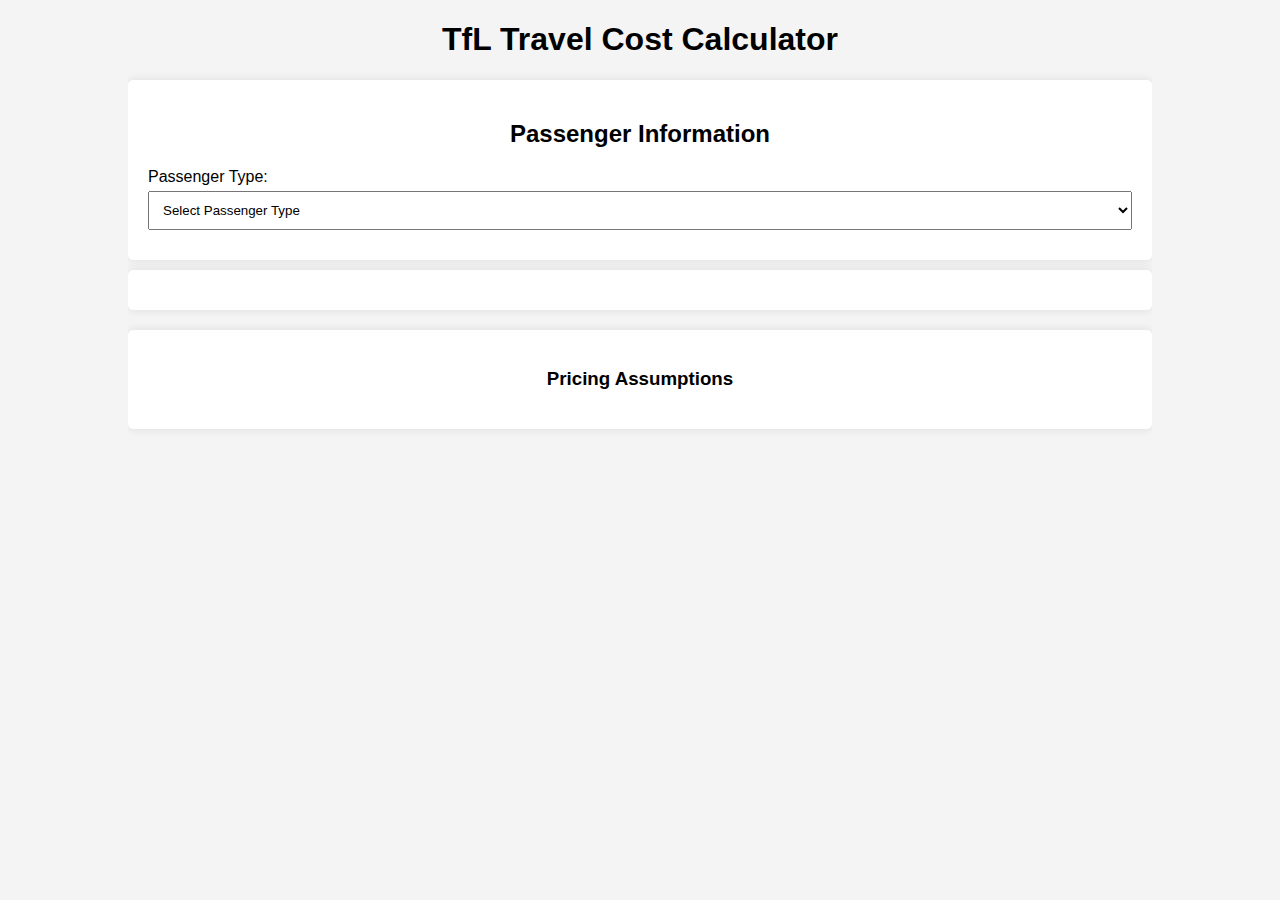
<file: tfl/calculator.html>
<!DOCTYPE html>
<html lang="en">
<head>
    <meta charset="UTF-8">
    <meta name="viewport" content="width=device-width, initial-scale=1.0">
    <title>TfL Travel Cost Calculator</title>
    <link rel="stylesheet" href="styles.css">
</head>
<body>
    <div class="container">
        <h1>TfL Travel Cost Calculator</h1>
        
        <!-- Passenger Information -->
        <section>
            <h2>Passenger Information</h2>
            <label for="passengerType">Passenger Type:</label>
            <select id="passengerType" onchange="showTravelDetails()">
                <option value="">Select Passenger Type</option>
                <option value="adult">Adult</option>
                <option value="16-17">16-17</option>
                <option value="student">Student</option>
                <option value="child">Child</option>
                <option value="senior">Senior</option>
                <option value="disabled">Disabled</option>
            </select>
        </section>
        
        <!-- Daily Travel Details -->
        <section id="travelDetails" class="hidden">
            <h2>Daily Travel Details</h2>
            <button id="addDayBtn">Add Day</button>
            <div id="daysContainer"></div>
        </section>

        <!-- Results -->
        <section>
            <div id="results"></div>
        </section>

        <!-- Pricing Assumptions -->
        <section id="pricingAssumptions">
            <h3>Pricing Assumptions</h3>
            <div id="assumptions"></div>
        </section>
    </div>
    
    <script src="script.js"></script>
</body>
</html>
</file>
<file: anniversary/style.css>
* { margin: 0; padding: 0; box-sizing: border-box; }

body {
  background: #1a1a2e;
  display: flex;
  justify-content: center;
  align-items: center;
  min-height: 100vh;
  font-family: 'Georgia', serif;
}

#wrapper { position: relative; }

canvas {
  display: block;
  border-radius: 8px;
  box-shadow: 0 0 40px rgba(255, 105, 180, 0.3);
}

/* ── Popup overlay ── */
#popup {
  position: absolute;
  inset: 0;
  display: flex;
  justify-content: center;
  align-items: center;
  background: rgba(0, 0, 0, 0.7);
  border-radius: 8px;
  z-index: 10;
}
#popup.hidden { display: none; }

.polaroid {
  background: #fff;
  padding: 16px 16px 28px;
  box-shadow: 0 8px 30px rgba(0, 0, 0, 0.5);
  transform: rotate(-2deg);
  text-align: center;
  animation: popIn 0.3s ease-out;
}
@keyframes popIn {
  from { transform: scale(0.4) rotate(-8deg); opacity: 0; }
  to   { transform: scale(1) rotate(-2deg); opacity: 1; }
}

#photo-frame {
  width: 400px;
  height: 300px;
  overflow: hidden;
  background: #f0e6d3;
  display: flex;
  align-items: center;
  justify-content: center;
}
#popup-img {
  width: 100%;
  height: 100%;
  object-fit: cover;
}
#popup-img.hidden { display: none; }
#popup-placeholder {
  color: #999;
  font-size: 14px;
  padding: 20px;
}
#popup-placeholder.hidden { display: none; }

#popup-title {
  margin-top: 12px;
  font-size: 20px;
  font-weight: bold;
  color: #333;
}
#popup-caption {
  font-size: 14px;
  color: #666;
  font-style: italic;
  margin: 4px 0 8px;
}
.polaroid small {
  color: #aaa;
  font-size: 12px;
}
</file>
<file: detective/styles.css>
/* Globe Detective — amber CRT theme */

:root {
  --amber: #ffb347;
  --amber-bright: #ffd089;
  --amber-dim: #8a5a1f;
  --bg: #0a0603;
  --bg-panel: #160c05;
  --bg-panel-2: #1f1208;
  --red: #ff4c4c;
  --green: #8bff8b;
  --ink: #ffb347;
  --mono: "Consolas", "Menlo", "Courier New", monospace;
}

* { box-sizing: border-box; }

html, body {
  margin: 0;
  padding: 0;
  height: 100%;
  background: var(--bg);
  color: var(--ink);
  font-family: var(--mono);
  font-size: 15px;
  line-height: 1.5;
  overflow: hidden;
}

.crt {
  position: relative;
  width: 100vw;
  height: 100vh;
  overflow: hidden;
  background:
    radial-gradient(ellipse at center, #1a0e05 0%, #0a0603 70%, #000 100%);
  animation: flicker 7s infinite;
}

@keyframes flicker {
  0%, 100% { filter: brightness(1); }
  47% { filter: brightness(1); }
  48% { filter: brightness(1.08); }
  49% { filter: brightness(0.95); }
  50% { filter: brightness(1.05); }
  51% { filter: brightness(1); }
}

.scanlines {
  position: absolute;
  inset: 0;
  pointer-events: none;
  background: repeating-linear-gradient(
    to bottom,
    rgba(0,0,0,0) 0px,
    rgba(0,0,0,0) 2px,
    rgba(0,0,0,0.18) 3px,
    rgba(0,0,0,0) 4px
  );
  z-index: 1000;
}

/* HUD */
.hud {
  display: flex;
  justify-content: space-between;
  align-items: center;
  padding: 8px 18px;
  border-bottom: 1px solid var(--amber-dim);
  background: rgba(0,0,0,0.4);
  font-size: 13px;
  letter-spacing: 0.05em;
}
.hud-right { display: flex; gap: 20px; align-items: center; }

.lang-toggle {
  display: inline-flex;
  gap: 0;
  border: 1px solid var(--amber-dim);
  margin-left: 8px;
}
.lang-btn {
  font-family: var(--mono);
  font-size: 11px;
  letter-spacing: 0.1em;
  padding: 3px 8px;
  margin: 0;
  border: none;
  background: transparent;
  color: var(--amber-dim);
  cursor: pointer;
}
.lang-btn:hover { color: var(--amber); background: rgba(255,179,71,0.08); box-shadow: none; }
.lang-btn.active {
  color: var(--bg);
  background: var(--amber);
  font-weight: bold;
}
.hud-right span { opacity: 0.9; }
.logo {
  color: var(--amber-bright);
  text-shadow: 0 0 10px var(--amber);
  letter-spacing: 0.2em;
  font-weight: bold;
}

/* Screens */
#screens {
  position: absolute;
  top: 44px;
  bottom: 0;
  left: 0;
  right: 0;
  overflow: auto;
  padding: 24px;
}
.screen { display: none; }
.screen.active { display: block; animation: fadeIn 0.25s ease; }
@keyframes fadeIn {
  from { opacity: 0; }
  to { opacity: 1; }
}

h1, h2 {
  color: var(--amber-bright);
  text-shadow: 0 0 8px var(--amber);
  letter-spacing: 0.1em;
}
h1 { font-size: 72px; line-height: 1; margin: 0 0 12px; }
h2 { font-size: 24px; margin: 0 0 18px; }

/* Title */
.title-block {
  max-width: 720px;
  margin: 60px auto;
  text-align: center;
}
.title-block h1 { font-size: 84px; }
.tagline {
  color: var(--amber);
  margin: 0 0 32px;
  letter-spacing: 0.15em;
  opacity: 0.9;
}
.hint {
  margin-top: 24px;
  opacity: 0.55;
  font-size: 12px;
}
kbd {
  border: 1px solid var(--amber-dim);
  padding: 1px 6px;
  border-radius: 3px;
  font-size: 11px;
}

/* Buttons */
button {
  font-family: var(--mono);
  font-size: 14px;
  letter-spacing: 0.12em;
  cursor: pointer;
  border: 1px solid var(--amber);
  background: transparent;
  color: var(--amber-bright);
  padding: 10px 22px;
  margin: 4px;
  transition: all 0.15s;
}
button:hover:not(:disabled) {
  background: var(--amber);
  color: var(--bg);
  box-shadow: 0 0 12px var(--amber);
}
button:disabled {
  opacity: 0.3;
  cursor: not-allowed;
}
.btn-primary { font-weight: bold; }
.btn-secondary {
  border-color: var(--amber-dim);
  color: var(--amber);
}
.full { width: 100%; display: block; margin: 6px 0; }

/* Case select */
.case-list {
  display: grid;
  grid-template-columns: repeat(auto-fill, minmax(280px, 1fr));
  gap: 14px;
  margin-top: 12px;
}
.case-card {
  border: 1px solid var(--amber-dim);
  background: var(--bg-panel);
  padding: 16px;
  cursor: pointer;
  transition: all 0.15s;
}
.case-card:hover {
  border-color: var(--amber);
  background: var(--bg-panel-2);
  box-shadow: 0 0 12px rgba(255,179,71,0.25);
}
.case-card-id {
  font-size: 11px;
  color: var(--amber-dim);
  letter-spacing: 0.2em;
}
.case-card-title {
  color: var(--amber-bright);
  font-size: 18px;
  margin: 6px 0;
}
.case-card-sub {
  font-size: 13px;
  opacity: 0.85;
}

/* Briefing */
.briefing-box {
  max-width: 760px;
  margin: 30px auto;
  border: 1px solid var(--amber-dim);
  background: var(--bg-panel);
  padding: 24px;
}
.briefing-header {
  font-size: 12px;
  letter-spacing: 0.2em;
  color: var(--amber-dim);
  margin-bottom: 14px;
  border-bottom: 1px dashed var(--amber-dim);
  padding-bottom: 8px;
}
.briefing-actions {
  margin-top: 18px;
  text-align: right;
}

/* Narrator (typewriter) */
.narrator-text {
  white-space: pre-wrap;
  min-height: 80px;
  font-size: 15px;
  line-height: 1.7;
}
.narrator-text .cursor {
  display: inline-block;
  width: 8px;
  background: var(--amber);
  animation: blink 0.9s steps(2) infinite;
}
@keyframes blink {
  50% { opacity: 0; }
}

/* Map screen */
.map-wrap {
  display: grid;
  grid-template-columns: 1fr 320px;
  gap: 18px;
  height: calc(100vh - 100px);
}
#map-container {
  border: 1px solid var(--amber-dim);
  background: #0d0805;
  position: relative;
  overflow: hidden;
}
#map-container svg {
  width: 100%;
  height: 100%;
  display: block;
}
.continent { fill: rgba(255,179,71,0.08); stroke: var(--amber-dim); stroke-width: 0.6; }
.grid-line { stroke: rgba(255,179,71,0.06); stroke-width: 0.4; }
.city-dot {
  fill: var(--amber-dim);
  stroke: var(--amber);
  stroke-width: 0.6;
  cursor: pointer;
  transition: all 0.2s;
}
.city-dot:hover { fill: var(--amber-bright); r: 5; }
.city-dot.current {
  fill: var(--red);
  stroke: #fff;
  animation: pulse 1.4s infinite;
}
@keyframes pulse {
  0%, 100% { stroke-opacity: 1; }
  50% { stroke-opacity: 0.3; }
}
.city-label {
  font-size: 8px;
  fill: var(--amber);
  pointer-events: none;
  text-shadow: 0 0 3px black;
}
.city-label.current { fill: var(--amber-bright); font-weight: bold; }

.map-side {
  display: flex;
  flex-direction: column;
  gap: 12px;
}
.panel {
  border: 1px solid var(--amber-dim);
  background: var(--bg-panel);
  padding: 14px;
}
.panel-title {
  font-size: 11px;
  letter-spacing: 0.2em;
  color: var(--amber-dim);
  margin-bottom: 8px;
}
.big-text {
  font-size: 22px;
  color: var(--amber-bright);
  margin-bottom: 6px;
}
.flavor {
  font-size: 13px;
  opacity: 0.85;
  font-style: italic;
}

/* City screen */
.city-header { margin-bottom: 18px; }
.city-sub { opacity: 0.75; font-size: 13px; }
.locations {
  display: grid;
  grid-template-columns: repeat(auto-fill, minmax(260px, 1fr));
  gap: 14px;
}
.location-card {
  border: 1px solid var(--amber-dim);
  background: var(--bg-panel);
  padding: 16px;
  cursor: pointer;
  transition: all 0.15s;
}
.location-card:hover {
  border-color: var(--amber);
  background: var(--bg-panel-2);
}
.location-card.disabled { opacity: 0.35; pointer-events: none; }
.location-name {
  color: var(--amber-bright);
  font-size: 17px;
  margin-bottom: 6px;
}
.location-cost {
  font-size: 12px;
  color: var(--amber-dim);
  letter-spacing: 0.1em;
}
.location-flavor { font-size: 13px; opacity: 0.8; margin-top: 8px; }

.result {
  margin-top: 22px;
  border: 1px solid var(--amber);
  background: var(--bg-panel-2);
  padding: 18px;
}
.result.hidden { display: none; }
.result-actions { margin-top: 14px; text-align: right; }

.city-footer {
  margin-top: 24px;
  display: flex;
  justify-content: space-between;
}

/* Dossier */
.dossier-layout {
  display: grid;
  grid-template-columns: 280px 1fr;
  gap: 18px;
}
.traits-list {
  list-style: none;
  padding: 0;
  margin: 0;
}
.traits-list li {
  padding: 6px 0;
  border-bottom: 1px dashed var(--amber-dim);
  font-size: 13px;
}
.traits-list li::before {
  content: "▸ ";
  color: var(--amber-bright);
}
.suspect-grid {
  display: grid;
  grid-template-columns: repeat(auto-fill, minmax(200px, 1fr));
  gap: 12px;
}
.suspect-card {
  border: 1px solid var(--amber-dim);
  background: var(--bg-panel);
  padding: 12px;
  cursor: pointer;
  transition: all 0.15s;
}
.suspect-card:hover {
  border-color: var(--amber);
}
.suspect-card.selected {
  border-color: var(--amber-bright);
  background: var(--bg-panel-2);
  box-shadow: 0 0 12px var(--amber);
}
.suspect-card.eliminated {
  opacity: 0.3;
}
.suspect-avatar {
  width: 100%;
  height: 70px;
  background: var(--bg-panel-2);
  border: 1px solid var(--amber-dim);
  display: flex;
  align-items: center;
  justify-content: center;
  font-size: 36px;
  margin-bottom: 8px;
}
.suspect-name {
  color: var(--amber-bright);
  font-size: 15px;
  margin-bottom: 4px;
}
.suspect-traits {
  font-size: 11px;
  opacity: 0.85;
}
.suspect-traits .trait-match { color: var(--green); }
.suspect-traits .trait-conflict { color: var(--red); text-decoration: line-through; }
.dossier-actions {
  margin-top: 24px;
  display: flex;
  justify-content: space-between;
}

/* Epilogue */
.epilogue-box {
  max-width: 720px;
  margin: 40px auto;
  border: 2px solid var(--amber);
  background: var(--bg-panel);
  padding: 36px;
  text-align: center;
  position: relative;
}
.rank-block {
  margin: 24px 0;
  padding: 16px;
  border: 1px dashed var(--amber-dim);
}
.rank-label {
  font-size: 11px;
  letter-spacing: 0.3em;
  color: var(--amber-dim);
}
.rank-value {
  font-size: 34px;
  color: var(--amber-bright);
  letter-spacing: 0.15em;
  margin-top: 6px;
  text-shadow: 0 0 12px var(--amber);
}

/* Stamp */
.stamp {
  display: inline-block;
  border: 4px solid var(--red);
  color: var(--red);
  padding: 6px 18px;
  font-weight: bold;
  letter-spacing: 0.2em;
  transform: rotate(-8deg);
  font-size: 22px;
}
.stamp.big { font-size: 56px; padding: 18px 40px; border-width: 8px; }
.stamp.hidden { display: none; }

.stamp-overlay {
  position: fixed;
  inset: 0;
  display: flex;
  align-items: center;
  justify-content: center;
  background: rgba(0,0,0,0.7);
  z-index: 2000;
  animation: stampIn 0.6s cubic-bezier(.2,.9,.3,1.4);
}
.stamp-overlay.hidden { display: none; }
@keyframes stampIn {
  0% { opacity: 0; transform: scale(3) rotate(-25deg); }
  60% { opacity: 1; transform: scale(0.9) rotate(-10deg); }
  100% { transform: scale(1) rotate(-8deg); }
}

/* Modal */
.modal {
  position: fixed;
  inset: 0;
  background: rgba(0,0,0,0.7);
  display: flex;
  align-items: center;
  justify-content: center;
  z-index: 1500;
}
.modal.hidden { display: none; }
.modal-box {
  border: 1px solid var(--amber);
  background: var(--bg-panel);
  padding: 24px;
  max-width: 500px;
  min-width: 360px;
}
.modal-actions {
  margin-top: 18px;
  text-align: right;
}

/* ── Career banner on case-select ── */
.career-banner {
  display: flex;
  justify-content: space-between;
  align-items: center;
  gap: 16px;
  border: 1px solid var(--amber-dim);
  background: var(--bg-panel);
  padding: 12px 18px;
  margin-bottom: 16px;
}
.career-banner .career-line { font-size: 13px; opacity: 0.9; }
.career-banner .career-label {
  font-size: 11px;
  letter-spacing: 0.2em;
  color: var(--amber-dim);
}

.case-state {
  display: inline-block;
  font-size: 10px;
  letter-spacing: 0.2em;
  padding: 2px 8px;
  border: 1px solid currentColor;
  margin-bottom: 6px;
}
.case-state.done { color: var(--green); }
.case-state.locked { color: #888; }
.case-state.open { color: var(--amber-dim); }

.case-card.case-done { border-style: solid; border-color: rgba(139,255,139,0.4); }
.case-card.case-locked {
  opacity: 0.55;
  cursor: not-allowed;
  border-style: dashed;
}
.case-card.case-locked:hover { box-shadow: none; }
.case-card.case-locked .case-card-title { color: var(--amber-dim); }
.locked-why { color: #888; font-style: italic; }

/* ── Crimnet briefing header ── */
.briefing-crimnet {
  font-size: 11px;
  letter-spacing: 0.15em;
  color: var(--amber-dim);
  margin-bottom: 12px;
  padding-bottom: 10px;
  border-bottom: 1px dashed var(--amber-dim);
  line-height: 1.6;
}

/* ── Location specialty hint ── */
.location-specialty {
  font-size: 11px;
  letter-spacing: 0.05em;
  color: var(--amber-dim);
  margin-top: 6px;
}
.location-specialty strong { color: var(--amber); font-weight: normal; }

/* ── Suspect MO line in dossier ── */
.suspect-mo {
  font-size: 11px;
  color: var(--amber-dim);
  font-style: italic;
  margin-bottom: 6px;
  padding: 4px 0;
  border-top: 1px dashed var(--amber-dim);
  border-bottom: 1px dashed var(--amber-dim);
}

/* ── Match counter ── */
.match-counter {
  margin-top: 10px;
  padding-top: 10px;
  border-top: 1px dashed var(--amber-dim);
  font-size: 12px;
  letter-spacing: 0.05em;
  color: var(--amber);
}
.match-counter.match-one { color: var(--green); font-weight: bold; }
.match-counter.match-zero { color: var(--red); }

/* ── Detective's Notebook ── */
.notebook-grid {
  display: grid;
  grid-template-columns: repeat(auto-fill, minmax(280px, 1fr));
  gap: 14px;
  margin-bottom: 18px;
}
.notebook-section-title {
  grid-column: 1 / -1;
  font-size: 11px;
  letter-spacing: 0.2em;
  color: var(--amber-dim);
  margin: 8px 0 0;
  border-bottom: 1px dashed var(--amber-dim);
  padding-bottom: 4px;
}
.notebook-card {
  border: 1px solid var(--amber-dim);
  background: var(--bg-panel);
  padding: 12px 14px;
}
.notebook-card.hinted-only { border-style: dashed; opacity: 0.85; }
.notebook-city {
  color: var(--amber-bright);
  font-size: 15px;
  margin-bottom: 6px;
  letter-spacing: 0.05em;
}
.notebook-facts { font-size: 12px; }
.nb-row { padding: 2px 0; display: grid; grid-template-columns: 14px 110px 1fr; gap: 2px; }
.nb-row em { color: var(--amber-dim); font-style: normal; }
.nb-row.highlighted span { color: var(--amber-bright); }
.hi-marker { color: var(--green); font-weight: bold; }

/* ── Crime Lab Almanac ── */
.almanac-controls {
  display: flex;
  flex-wrap: wrap;
  align-items: center;
  gap: 8px;
  margin-bottom: 16px;
}
.almanac-search {
  font-family: var(--mono);
  background: var(--bg-panel-2);
  border: 1px solid var(--amber-dim);
  color: var(--amber-bright);
  padding: 8px 12px;
  font-size: 13px;
  flex: 1;
  min-width: 240px;
}
.almanac-search::placeholder { color: var(--amber-dim); }
.almanac-pill {
  padding: 4px 10px;
  font-size: 10px;
  letter-spacing: 0.15em;
  margin: 0;
}
.almanac-pill.active {
  background: var(--amber);
  color: var(--bg);
}
.almanac-table-wrap {
  border: 1px solid var(--amber-dim);
  max-height: calc(100vh - 240px);
  overflow: auto;
}
.almanac-table {
  width: 100%;
  border-collapse: collapse;
  font-size: 12px;
}
.almanac-table th, .almanac-table td {
  text-align: left;
  padding: 6px 10px;
  border-bottom: 1px dashed var(--amber-dim);
}
.almanac-table th {
  position: sticky;
  top: 0;
  background: var(--bg-panel-2);
  color: var(--amber-dim);
  letter-spacing: 0.15em;
  font-size: 10px;
  font-weight: normal;
  z-index: 1;
}
.almanac-table tbody tr:hover { background: rgba(255,179,71,0.08); }
.almanac-tally {
  padding: 8px 12px;
  margin: 0;
  border-top: 1px solid var(--amber-dim);
  background: var(--bg-panel);
}

/* ── Trivia ── */
.trivia-options {
  display: grid;
  grid-template-columns: repeat(2, minmax(0, 1fr));
  gap: 10px;
  margin: 18px 0;
}
.trivia-option {
  padding: 14px;
  font-size: 14px;
  letter-spacing: 0.05em;
  text-align: center;
}
.trivia-option.trivia-correct {
  background: rgba(139,255,139,0.15);
  border-color: var(--green);
  color: var(--green);
}

/* misc */
.hidden { display: none !important; }
</file>
<file: monthlygrind/css/base.css>
:root {
  /* palette */
  --ink: #12121a;
  --ink-soft: #2b2b39;
  --muted: #6a6b82;
  --paper: #fdfaf2;
  --paper-2: #f4eedc;
  --cream: #faf4e3;
  --line: #e6dfc7;

  --money: #1f8a58;
  --money-bg: #e4f5e9;
  --loss: #c0392b;
  --loss-bg: #fde4e1;
  --gold: #c6a14a;

  --you-color: #e66a4a; /* warm terracotta */
  --you-color-bg: #fde6dd;
  --ai-color: #4f79e0; /* dusty cobalt */
  --ai-color-bg: #e2eafa;

  /* category accents (pastel) */
  --c-career: #8fb6ff;
  --c-finance: #77d9ae;
  --c-health: #f7a6b7;
  --c-car: #f7c27a;
  --c-home: #caa7f0;
  --c-family: #f5b2d1;
  --c-pet: #ffb781;
  --c-education: #a9a7f2;
  --c-food: #d8e87a;
  --c-entertainment: #f1a0d9;
  --c-travel: #8edcdc;
  --c-legal: #b6bac8;
  --c-disaster: #f07a74;
  --c-luck: #f3d774;
  --c-nature: #9bd9a3;
  --c-shopping: #8fdad0;
  --c-default: #dcd4be;

  /* typography */
  --font-ui: "Inter", system-ui, -apple-system, "Segoe UI", Roboto, sans-serif;
  --font-display: "Fraunces", "Georgia", serif;

  /* radii / shadows */
  --r-sm: 8px;
  --r-md: 14px;
  --r-lg: 22px;
  --r-pill: 999px;
  --shadow-sm: 0 2px 6px rgba(20, 20, 40, 0.06);
  --shadow-md: 0 10px 24px -8px rgba(20, 20, 40, 0.18);
  --shadow-lg: 0 30px 60px -20px rgba(20, 20, 40, 0.35);

  /* motion */
  --ease-out: cubic-bezier(0.22, 1, 0.36, 1);
  --ease-in-out: cubic-bezier(0.65, 0, 0.35, 1);
}

* {
  box-sizing: border-box;
}

html,
body {
  margin: 0;
  padding: 0;
}

html {
  color-scheme: light;
}

body {
  font-family: var(--font-ui);
  color: var(--ink);
  background: var(--paper);
  line-height: 1.5;
  min-height: 100vh;
  overflow-x: hidden;
  -webkit-font-smoothing: antialiased;
  text-rendering: optimizeLegibility;
}

h1,
h2,
h3 {
  font-family: var(--font-display);
  font-weight: 700;
  letter-spacing: -0.01em;
  margin: 0;
}

button {
  font: inherit;
  color: inherit;
  cursor: pointer;
}

kbd {
  font-family: "SFMono-Regular", ui-monospace, monospace;
  font-size: 0.82em;
  padding: 1px 6px;
  border: 1px solid var(--line);
  border-bottom-width: 2px;
  border-radius: 4px;
  background: var(--cream);
}

a {
  color: var(--ink-soft);
  text-underline-offset: 3px;
}

/* mood backdrop: a hue-shifting gradient that changes as the month progresses */
.mood-backdrop {
  position: fixed;
  inset: 0;
  z-index: -1;
  background:
    radial-gradient(1100px 800px at 20% -10%, #fce9c7 0%, transparent 55%),
    radial-gradient(900px 700px at 110% 20%, #cee4fb 0%, transparent 55%),
    radial-gradient(900px 900px at 50% 120%, #ffe1d0 0%, transparent 60%),
    var(--paper);
  transition: filter 800ms var(--ease-out);
  --mood-hue: 0deg;
  filter: hue-rotate(var(--mood-hue));
  pointer-events: none;
}

/* app layout */
.app {
  max-width: 1180px;
  margin: 0 auto;
  padding: 20px clamp(14px, 3vw, 32px) 60px;
  display: grid;
  gap: 22px;
  grid-template-columns: 1fr;
}

/* top bar */
.topbar {
  display: grid;
  grid-template-columns: 1fr auto 1fr;
  align-items: center;
  gap: 16px;
}
.topbar__day {
  display: flex;
  align-items: center;
  gap: 10px;
  padding: 8px 18px;
  border-radius: var(--r-pill);
  background: var(--cream);
  border: 1px solid var(--line);
  box-shadow: var(--shadow-sm);
}
.topbar__day-label {
  font-size: 12px;
  text-transform: uppercase;
  letter-spacing: 0.14em;
  color: var(--muted);
  font-weight: 600;
}
.topbar__day-value {
  font-family: var(--font-display);
  font-weight: 700;
  font-size: 22px;
  color: var(--ink);
}
.topbar__actions {
  display: flex;
  gap: 10px;
  justify-content: flex-end;
  align-items: center;
}

.brand {
  display: flex;
  align-items: center;
  gap: 12px;
}
.brand__mark {
  font-size: 30px;
  filter: drop-shadow(0 2px 4px rgba(0, 0, 0, 0.1));
}
.brand__text h1 {
  font-size: 22px;
  line-height: 1;
  color: var(--ink);
}
.brand__text p {
  margin: 2px 0 0;
  font-size: 12px;
  letter-spacing: 0.22em;
  text-transform: uppercase;
  color: var(--muted);
  font-weight: 600;
}

/* buttons */
.primary-btn,
.ghost-btn,
.icon-btn {
  border-radius: var(--r-pill);
  border: 1px solid transparent;
  padding: 10px 18px;
  font-weight: 600;
  font-size: 14px;
  transition: transform 180ms var(--ease-out),
    background 180ms var(--ease-out), border-color 180ms var(--ease-out),
    box-shadow 180ms var(--ease-out);
  background: transparent;
}
.primary-btn {
  background: var(--ink);
  color: var(--paper);
  box-shadow: var(--shadow-sm);
}
.primary-btn:hover {
  transform: translateY(-1px);
  box-shadow: var(--shadow-md);
}
.ghost-btn {
  background: var(--cream);
  border-color: var(--line);
}
.ghost-btn:hover {
  transform: translateY(-1px);
  background: #fff;
}
.icon-btn {
  padding: 8px 12px;
  background: var(--cream);
  border-color: var(--line);
  font-size: 16px;
  line-height: 1;
}
.icon-btn:hover {
  background: #fff;
}

button:focus-visible,
a:focus-visible {
  outline: 2px solid var(--ink);
  outline-offset: 3px;
}

/* attribution */
.attribution {
  margin-top: 30px;
  display: flex;
  justify-content: center;
  gap: 10px;
  font-size: 12px;
  color: var(--muted);
  letter-spacing: 0.02em;
}
.attribution a {
  color: var(--muted);
}

/* reduced motion */
@media (prefers-reduced-motion: reduce) {
  * {
    animation-duration: 0.001ms !important;
    animation-iteration-count: 1 !important;
    transition-duration: 0.001ms !important;
  }
}

/* small screens */
@media (max-width: 720px) {
  .topbar {
    grid-template-columns: 1fr auto;
    grid-template-areas: "brand actions" "brand day";
    row-gap: 6px;
  }
  .topbar .brand { grid-area: brand; }
  .topbar .topbar__day { grid-area: day; justify-self: end; }
  .topbar .topbar__actions { grid-area: actions; }
}
</file>
<file: monthlygrind/css/hud.css>
/* Scoreboard */
.scoreboard {
  display: grid;
  grid-template-columns: 1fr 1fr;
  gap: 14px;
}

.score {
  background: #fff;
  border: 1px solid var(--line);
  border-radius: var(--r-lg);
  padding: 16px 18px 14px;
  box-shadow: var(--shadow-sm);
  position: relative;
  overflow: hidden;
  transition: transform 240ms var(--ease-out),
    box-shadow 240ms var(--ease-out), border-color 240ms var(--ease-out);
}
.score::before {
  content: "";
  position: absolute;
  inset: -1px -1px auto -1px;
  height: 5px;
  background: var(--pawn-color, var(--ink));
  border-top-left-radius: var(--r-lg);
  border-top-right-radius: var(--r-lg);
  opacity: 0.8;
}
.score--you {
  --pawn-color: var(--you-color);
}
.score--ai {
  --pawn-color: var(--ai-color);
}
.score.is-active {
  transform: translateY(-2px);
  border-color: var(--pawn-color);
  box-shadow: 0 12px 30px -14px var(--pawn-color);
}

.score__head {
  display: flex;
  align-items: center;
  gap: 10px;
  margin-bottom: 8px;
}
.score__pawn {
  width: 18px;
  height: 18px;
  border-radius: 50%;
  background: var(--pawn);
  box-shadow: 0 2px 0 rgba(0, 0, 0, 0.08) inset,
    0 4px 8px -4px rgba(0, 0, 0, 0.3);
  flex-shrink: 0;
}
.score__name {
  font-family: var(--font-display);
  font-size: 18px;
  font-weight: 700;
}
.score__turn-indicator {
  margin-left: auto;
  font-size: 18px;
  color: var(--pawn-color);
  opacity: 0;
  transform: translateX(-4px);
  transition: opacity 200ms, transform 200ms;
}
.score.is-active .score__turn-indicator {
  opacity: 1;
  transform: translateX(0);
}

.score__balance {
  display: flex;
  align-items: baseline;
  gap: 4px;
  font-family: var(--font-display);
  font-weight: 700;
  margin: 2px 0 6px;
}
.score__currency {
  font-size: 18px;
  color: var(--muted);
}
.score__amount {
  font-size: 34px;
  font-variant-numeric: tabular-nums;
  transition: color 300ms;
}
.score__amount.is-up {
  color: var(--money);
}
.score__amount.is-down {
  color: var(--loss);
}

.score__meta {
  font-size: 12px;
  color: var(--muted);
  display: flex;
  align-items: center;
  gap: 8px;
  text-transform: uppercase;
  letter-spacing: 0.12em;
  font-weight: 600;
}
.score__meta .dot {
  width: 3px;
  height: 3px;
  background: currentColor;
  border-radius: 50%;
  opacity: 0.6;
}

.score__job {
  margin-top: 10px;
  font-size: 12px;
  color: var(--ink-soft);
  display: inline-flex;
  align-items: center;
  gap: 6px;
  padding: 6px 12px;
  background: var(--cream);
  border: 1px solid var(--line);
  border-radius: var(--r-pill);
  max-width: 100%;
  white-space: nowrap;
  overflow: hidden;
  text-overflow: ellipsis;
}
.score__job-icon { font-size: 14px; line-height: 1; }
.score__job-salary {
  font-variant-numeric: tabular-nums;
  color: var(--money);
  font-weight: 700;
}

.score__perks {
  list-style: none;
  margin: 10px 0 0;
  padding: 0;
  display: flex;
  flex-wrap: wrap;
  gap: 6px;
  min-height: 26px;
}
.score__perks:empty::after {
  content: "No perks yet";
  font-size: 11px;
  color: var(--muted);
  letter-spacing: 0.08em;
  text-transform: uppercase;
  padding-top: 4px;
}

.perk-chip {
  display: inline-flex;
  align-items: center;
  gap: 6px;
  padding: 4px 10px;
  border-radius: var(--r-pill);
  background: var(--cream);
  border: 1px solid var(--line);
  font-size: 12px;
  font-weight: 600;
  max-width: 220px;
  white-space: nowrap;
  overflow: hidden;
  text-overflow: ellipsis;
}
.perk-chip__dot {
  width: 8px;
  height: 8px;
  border-radius: 50%;
  background: var(--chip-color, var(--gold));
  flex-shrink: 0;
}

/* Controls */
.controls {
  background: #fff;
  border: 1px solid var(--line);
  border-radius: var(--r-lg);
  padding: 18px;
  display: flex;
  flex-direction: column;
  gap: 14px;
  box-shadow: var(--shadow-sm);
}
.controls.is-waiting {
  opacity: 0.55;
  pointer-events: none;
  filter: grayscale(0.2);
}
.controls__hint {
  font-size: 13px;
  color: var(--muted);
  text-transform: uppercase;
  letter-spacing: 0.14em;
  font-weight: 600;
}
.controls__buttons {
  display: grid;
  grid-template-columns: repeat(4, 1fr);
  gap: 12px;
}
.action-btn {
  display: grid;
  grid-template-rows: auto auto auto;
  gap: 4px;
  justify-items: center;
  padding: 16px 12px;
  border-radius: var(--r-md);
  border: 1px solid var(--line);
  background: var(--paper-2);
  transition: transform 180ms var(--ease-out),
    background 180ms var(--ease-out), border-color 180ms var(--ease-out),
    box-shadow 180ms var(--ease-out);
}
.action-btn:not(:disabled):hover {
  transform: translateY(-2px);
  background: #fff;
  border-color: var(--ink-soft);
  box-shadow: var(--shadow-md);
}
.action-btn:disabled {
  opacity: 0.45;
  cursor: not-allowed;
  filter: grayscale(0.4);
}
.action-btn__icon {
  font-size: 28px;
  line-height: 1;
}
.action-btn__label {
  font-family: var(--font-display);
  font-weight: 700;
  font-size: 16px;
}
.action-btn__hint {
  font-size: 11px;
  letter-spacing: 0.14em;
  text-transform: uppercase;
  color: var(--muted);
  font-weight: 600;
}
.action-btn--work    { background: #effbf2; }
.action-btn--move    { background: #edf2ff; }
.action-btn--perk    { background: #fff3dc; }
.action-btn--retrain { background: #f1ebff; }

/* Log */
.log-wrap {
  background: #fff;
  border: 1px solid var(--line);
  border-radius: var(--r-lg);
  padding: 16px 18px;
  box-shadow: var(--shadow-sm);
}
.log-wrap__title {
  font-family: var(--font-display);
  font-size: 16px;
  margin: 0 0 8px;
  color: var(--ink-soft);
}
.log {
  list-style: none;
  margin: 0;
  padding: 0;
  max-height: 220px;
  overflow-y: auto;
  font-size: 13px;
  display: flex;
  flex-direction: column-reverse;
  gap: 6px;
  scroll-behavior: smooth;
}
.log__entry {
  padding: 8px 10px;
  border-radius: var(--r-sm);
  background: var(--cream);
  border-left: 3px solid var(--accent, var(--line));
  display: flex;
  flex-wrap: wrap;
  gap: 6px 10px;
  align-items: baseline;
  animation: log-enter 400ms var(--ease-out);
}
.log__entry--you { --accent: var(--you-color); }
.log__entry--ai  { --accent: var(--ai-color); }
.log__entry--sys { --accent: var(--gold); background: #fff8e4; }
.log__turn {
  font-size: 11px;
  letter-spacing: 0.16em;
  text-transform: uppercase;
  color: var(--muted);
  font-weight: 700;
}
.log__actor {
  font-weight: 700;
}
.log__delta {
  margin-left: auto;
  font-variant-numeric: tabular-nums;
  font-weight: 600;
}
.log__delta--up { color: var(--money); }
.log__delta--down { color: var(--loss); }

@keyframes log-enter {
  from { opacity: 0; transform: translateY(-4px); }
  to   { opacity: 1; transform: translateY(0); }
}

@media (max-width: 720px) {
  .scoreboard { grid-template-columns: 1fr; }
  .controls__buttons { grid-template-columns: 1fr; }
  .action-btn { grid-template-columns: auto 1fr auto; grid-template-rows: auto; text-align: left; padding: 12px 14px; }
  .action-btn__icon { font-size: 22px; }
  .action-btn__label { justify-self: start; }
  .action-btn__hint { justify-self: end; }
}
</file>
<file: monthlygrind/css/board.css>
.stage {
  background: #fff;
  border: 1px solid var(--line);
  border-radius: var(--r-lg);
  padding: 22px clamp(12px, 2vw, 24px);
  box-shadow: var(--shadow-sm);
  position: relative;
  overflow: hidden;
}
.stage::before {
  content: "";
  position: absolute;
  inset: 0;
  background:
    radial-gradient(400px 280px at 10% 10%, rgba(255, 236, 180, 0.5), transparent 60%),
    radial-gradient(500px 320px at 90% 100%, rgba(207, 223, 252, 0.55), transparent 60%);
  pointer-events: none;
}

.board {
  --cols: 11;
  position: relative;
  display: grid;
  grid-template-columns: repeat(var(--cols), 1fr);
  gap: 8px;
  z-index: 1;
}

.tile {
  aspect-ratio: 1 / 1;
  border-radius: 14px;
  background: var(--tile-bg, var(--cream));
  border: 1px solid rgba(0, 0, 0, 0.05);
  box-shadow:
    0 1px 0 rgba(255, 255, 255, 0.7) inset,
    0 -2px 0 rgba(0, 0, 0, 0.04) inset,
    0 4px 12px -8px rgba(0, 0, 0, 0.2);
  position: relative;
  display: flex;
  flex-direction: column;
  align-items: center;
  justify-content: center;
  text-align: center;
  padding: 4px;
  overflow: hidden;
  transition: transform 180ms var(--ease-out);
}
.tile:hover { transform: translateY(-2px); }

.tile__day {
  font-family: var(--font-display);
  font-size: clamp(14px, 1.6vw, 20px);
  font-weight: 700;
  line-height: 1;
  color: var(--ink);
}
.tile__glyph {
  font-size: clamp(14px, 2vw, 22px);
  line-height: 1;
  filter: drop-shadow(0 1px 1px rgba(0, 0, 0, 0.08));
}
.tile__label {
  font-size: 9px;
  text-transform: uppercase;
  letter-spacing: 0.14em;
  color: var(--muted);
  font-weight: 700;
}

.tile--start   { --tile-bg: #d7eee2; }
.tile--event   { --tile-bg: #fff3d8; }
.tile--payday  { --tile-bg: #d9efd4; }
.tile--rest    { --tile-bg: var(--cream); }
.tile--finish  {
  --tile-bg: linear-gradient(135deg, #ffe58a, #ffbf52);
  border-color: var(--gold);
  box-shadow:
    0 0 0 2px rgba(198, 161, 74, 0.25),
    0 8px 24px -6px rgba(198, 161, 74, 0.5);
}

.tile--event .tile__glyph {
  animation: glyph-float 4s ease-in-out infinite;
}
@keyframes glyph-float {
  0%, 100% { transform: translateY(0); }
  50% { transform: translateY(-2px); }
}

/* pawn layer sits on top of tiles */
.pawn {
  position: absolute;
  width: clamp(16px, 2vw, 22px);
  height: clamp(16px, 2vw, 22px);
  border-radius: 50%;
  background: var(--pawn-color);
  box-shadow:
    inset 0 -4px 0 rgba(0, 0, 0, 0.2),
    inset 0 2px 0 rgba(255, 255, 255, 0.4),
    0 6px 12px -4px rgba(0, 0, 0, 0.4);
  transform: translate(-50%, -50%);
  transition:
    left 700ms var(--ease-out),
    top 700ms var(--ease-out);
  z-index: 3;
  pointer-events: none;
}
.pawn::after {
  content: "";
  position: absolute;
  inset: 30% 30% auto auto;
  width: 18%;
  height: 18%;
  border-radius: 50%;
  background: rgba(255, 255, 255, 0.7);
  filter: blur(1px);
}
.pawn--you { --pawn-color: var(--you-color); }
.pawn--ai  { --pawn-color: var(--ai-color); }

.pawn--you { animation: bob 2.4s ease-in-out infinite; }
.pawn--ai  { animation: bob 2.4s ease-in-out infinite 0.6s; }
@keyframes bob {
  0%, 100% { margin-top: 0; }
  50% { margin-top: -3px; }
}

.pawn.is-hopping {
  animation: hop 260ms var(--ease-out);
}
@keyframes hop {
  0%   { transform: translate(-50%, -50%) scale(1); }
  40%  { transform: translate(-50%, -80%) scale(1.1); }
  100% { transform: translate(-50%, -50%) scale(1); }
}

.tile.is-highlight {
  box-shadow:
    0 0 0 3px var(--pawn-color, var(--gold)),
    0 12px 30px -8px var(--pawn-color, var(--gold));
}

/* dice */
.dice-stage {
  position: fixed;
  inset: 0;
  display: none;
  align-items: center;
  justify-content: center;
  pointer-events: none;
  z-index: 40;
}
.dice-stage.is-visible { display: flex; }
.dice {
  width: 96px;
  height: 96px;
  border-radius: 20px;
  background: #fff;
  box-shadow:
    0 20px 40px -10px rgba(0, 0, 0, 0.3),
    inset 0 0 0 2px var(--line);
  position: relative;
  display: grid;
  place-items: center;
  animation: dice-tumble 600ms var(--ease-out);
}
.dice__face {
  position: absolute;
  font-size: 90px;
  line-height: 1;
  color: var(--ink);
  opacity: 0;
  transition: opacity 120ms;
}
.dice__face.is-active { opacity: 1; }
@keyframes dice-tumble {
  0%   { transform: rotate(-20deg) scale(0.6); opacity: 0; }
  50%  { transform: rotate(15deg)  scale(1.1); opacity: 1; }
  100% { transform: rotate(0deg)   scale(1);   opacity: 1; }
}

@media (max-width: 720px) {
  .board { --cols: 8; gap: 6px; }
  .tile { border-radius: 10px; }
  .tile__label { display: none; }
}
</file>
<file: monthlygrind/css/cards.css>
.card-stage {
  position: fixed;
  inset: 0;
  display: none;
  align-items: center;
  justify-content: center;
  z-index: 50;
}
.card-stage.is-visible { display: flex; }

.card-stage::before {
  content: "";
  position: absolute;
  inset: 0;
  background: rgba(20, 20, 40, 0.35);
  backdrop-filter: blur(3px);
  opacity: 0;
  animation: fade-in 280ms forwards;
}
@keyframes fade-in {
  to { opacity: 1; }
}

.card {
  width: min(360px, 92vw);
  aspect-ratio: 5 / 7;
  background: #fff;
  border-radius: var(--r-lg);
  box-shadow: var(--shadow-lg);
  position: relative;
  display: grid;
  grid-template-rows: 1fr auto;
  overflow: hidden;
  transform-origin: center center;
  transform-style: preserve-3d;
  animation: card-pop 520ms var(--ease-out);
}
/* Color-accented left border so the card owner is visible even peripherally. */
.card[data-owner="you"] { box-shadow: var(--shadow-lg), inset 6px 0 0 var(--you-color); }
.card[data-owner="ai"]  { box-shadow: var(--shadow-lg), inset 6px 0 0 var(--ai-color); }

.card__owner {
  position: absolute;
  top: 14px;
  right: 14px;
  display: inline-flex;
  align-items: center;
  gap: 6px;
  padding: 4px 10px 4px 6px;
  border-radius: var(--r-pill);
  background: rgba(255, 255, 255, 0.92);
  box-shadow: var(--shadow-sm);
  font-size: 11px;
  font-weight: 700;
  letter-spacing: 0.14em;
  text-transform: uppercase;
  color: var(--ink);
  z-index: 2;
}
.card__owner[data-owner="you"] { color: var(--you-color); }
.card__owner[data-owner="ai"]  { color: var(--ai-color); }
.card__owner-dot {
  width: 10px;
  height: 10px;
  border-radius: 50%;
  background: currentColor;
  box-shadow: inset 0 -2px 0 rgba(0, 0, 0, 0.15);
}
@keyframes card-pop {
  0%   { transform: translateY(60px) scale(0.7) rotateX(-45deg); opacity: 0; }
  60%  { transform: translateY(-4px) scale(1.03) rotateX(5deg);  opacity: 1; }
  100% { transform: translateY(0) scale(1) rotateX(0);          opacity: 1; }
}

.card__header {
  position: relative;
  padding: 22px 24px 18px;
  background: var(--accent-bg, var(--cream));
  display: grid;
  gap: 10px;
  border-bottom: 1px solid rgba(0, 0, 0, 0.06);
}
.card__kind {
  font-size: 11px;
  letter-spacing: 0.22em;
  text-transform: uppercase;
  font-weight: 700;
  color: var(--muted);
}
.card__icon-wrap {
  width: 72px;
  height: 72px;
  border-radius: 20px;
  background: rgba(255, 255, 255, 0.8);
  display: grid;
  place-items: center;
  box-shadow: var(--shadow-sm);
  position: relative;
}
.card__icon-wrap svg {
  width: 40px;
  height: 40px;
  color: var(--ink-soft);
}
.card__icon-emoji {
  position: absolute;
  right: -6px;
  bottom: -6px;
  font-size: 26px;
  line-height: 1;
  filter: drop-shadow(0 3px 4px rgba(0, 0, 0, 0.1));
}
.card__title {
  font-family: var(--font-display);
  font-size: 24px;
  font-weight: 700;
  line-height: 1.2;
  color: var(--ink);
}
.card__body {
  padding: 18px 24px 22px;
  display: grid;
  gap: 14px;
  align-content: space-between;
}
.card__continue {
  justify-self: stretch;
  margin-top: 6px;
  padding: 12px 18px;
  border-radius: var(--r-pill);
  border: 1px solid transparent;
  background: var(--ink);
  color: var(--paper);
  font-weight: 700;
  font-size: 14px;
  letter-spacing: 0.04em;
  cursor: pointer;
  box-shadow: var(--shadow-sm);
  transition: transform 160ms var(--ease-out), box-shadow 160ms var(--ease-out);
}
.card__continue:hover {
  transform: translateY(-1px);
  box-shadow: var(--shadow-md);
}
.card__continue::after {
  content: " ↵";
  opacity: 0.6;
  font-weight: 500;
}
.card__flavor {
  font-size: 14px;
  color: var(--ink-soft);
  line-height: 1.45;
}
.card__effects {
  display: flex;
  flex-wrap: wrap;
  gap: 8px;
}
.card__effect {
  display: inline-flex;
  align-items: center;
  gap: 6px;
  padding: 8px 14px;
  border-radius: var(--r-pill);
  font-weight: 700;
  font-size: 14px;
  letter-spacing: 0.02em;
  background: var(--cream);
  border: 1px solid var(--line);
}
.card__effect--gain  { background: var(--money-bg); color: var(--money); border-color: transparent; }
.card__effect--loss  { background: var(--loss-bg);  color: var(--loss);  border-color: transparent; }
.card__effect--skip  { background: #fff3dc; color: #a47810; border-color: transparent; }
.card__effect--multi { background: #e8e4ff; color: #5341c3; border-color: transparent; }

/* category accents */
.card[data-category="career"]        { --accent-bg: #e6eeff; }
.card[data-category="finance"]       { --accent-bg: #e4f5e9; }
.card[data-category="health"]        { --accent-bg: #fde4ea; }
.card[data-category="car"]           { --accent-bg: #fdecd0; }
.card[data-category="home"]          { --accent-bg: #ece0f8; }
.card[data-category="family"]        { --accent-bg: #fde1ee; }
.card[data-category="pet"]           { --accent-bg: #ffe1cc; }
.card[data-category="education"]     { --accent-bg: #e5e4fb; }
.card[data-category="food"]          { --accent-bg: #effad3; }
.card[data-category="entertainment"] { --accent-bg: #fbddf0; }
.card[data-category="travel"]        { --accent-bg: #d6f1f1; }
.card[data-category="legal"]         { --accent-bg: #e4e6ee; }
.card[data-category="disaster"]      { --accent-bg: #fddbd8; }
.card[data-category="luck"]          { --accent-bg: #fdeecc; }
.card[data-category="nature"]        { --accent-bg: #dff3e2; }
.card[data-category="shopping"]      { --accent-bg: #d4f0ec; }

.card--perk .card__kind::before { content: "✨ "; }
.card--event .card__kind::before { content: "📰 "; }
.card--work .card__kind::before { content: "🧾 "; }

.card__price {
  font-family: var(--font-display);
  font-weight: 900;
  font-size: 26px;
  color: var(--ink);
}
.card__price--gain { color: var(--money); }
.card__price--loss { color: var(--loss); }
.card__price--zero { color: var(--muted); }

/* Perk chip styling that lives inside score cards */
.perk-chip__label {
  max-width: 170px;
  overflow: hidden;
  text-overflow: ellipsis;
}

/* mini condensed card inside the perk modal */
.perk-preview {
  width: 100%;
  background: var(--cream);
  border: 1px solid var(--line);
  border-radius: var(--r-md);
  padding: 14px 16px;
  margin: 10px 0 16px;
  display: grid;
  grid-template-columns: auto 1fr auto;
  gap: 12px;
  align-items: center;
}
.perk-preview__icon {
  width: 40px;
  height: 40px;
  border-radius: 12px;
  background: rgba(255,255,255,0.7);
  display: grid;
  place-items: center;
  font-size: 22px;
}
.perk-preview__title {
  font-family: var(--font-display);
  font-size: 16px;
  font-weight: 700;
}
.perk-preview__desc {
  font-size: 12px;
  color: var(--muted);
  line-height: 1.4;
  margin-top: 2px;
}
.perk-preview__cost {
  font-family: var(--font-display);
  font-weight: 900;
  font-size: 22px;
  color: var(--ink);
}

@media (max-width: 720px) {
  .card { width: min(340px, 90vw); }
  .card__title { font-size: 20px; }
  .card__icon-wrap { width: 56px; height: 56px; border-radius: 16px; }
  .card__icon-wrap svg { width: 32px; height: 32px; }
}
</file>
<file: monthlygrind/css/modal.css>
.modal {
  position: fixed;
  inset: 0;
  display: none;
  align-items: center;
  justify-content: center;
  z-index: 60;
}
.modal.is-open { display: flex; }
.modal__backdrop {
  position: absolute;
  inset: 0;
  background: rgba(10, 10, 30, 0.45);
  backdrop-filter: blur(4px);
  animation: fade-in 220ms forwards;
}
.modal__body {
  position: relative;
  width: min(460px, 92vw);
  background: #fff;
  border-radius: var(--r-lg);
  padding: 28px 28px 22px;
  box-shadow: var(--shadow-lg);
  animation: card-pop 380ms var(--ease-out);
  z-index: 1;
}
.modal__body--wide { width: min(620px, 94vw); padding: 32px 32px 26px; }
.modal__body--wider { width: min(860px, 96vw); padding: 32px 32px 26px; }

.perk-offer__intro {
  margin: 0 0 14px;
  font-size: 13px;
  color: var(--muted);
  letter-spacing: 0.06em;
  text-transform: uppercase;
  font-weight: 600;
}
.perk-offer__grid {
  display: grid;
  grid-template-columns: repeat(3, minmax(0, 1fr));
  gap: 12px;
  margin-bottom: 6px;
}
.perk-choice {
  position: relative;
  display: block;
  cursor: pointer;
}
.perk-choice input[type="radio"] {
  position: absolute;
  opacity: 0;
  pointer-events: none;
}
.perk-choice__card {
  display: block;
  border: 2px solid transparent;
  border-radius: var(--r-md);
  transition: transform 180ms var(--ease-out), border-color 180ms var(--ease-out), box-shadow 180ms var(--ease-out);
}
.perk-choice:has(input:checked) .perk-choice__card {
  border-color: var(--ink);
  transform: translateY(-2px);
  box-shadow: var(--shadow-md);
}
.perk-choice.is-unaffordable .perk-choice__card {
  opacity: 0.55;
  filter: grayscale(0.3);
}

@media (max-width: 720px) {
  .perk-offer__grid { grid-template-columns: 1fr; }
}

/* Event A/B choice styling */
.event-choice__kind {
  font-size: 11px;
  letter-spacing: 0.18em;
  text-transform: uppercase;
  font-weight: 700;
  color: var(--muted);
  margin-bottom: 4px;
}
.event-choice__desc {
  color: var(--ink-soft);
  font-size: 14px;
  margin: 8px 0 18px;
  line-height: 1.5;
}
.event-choice__options {
  display: grid;
  gap: 10px;
}
.event-choice__option {
  text-align: left;
  padding: 14px 18px;
  border-radius: var(--r-md);
  border: 1px solid var(--line);
  background: var(--cream);
  cursor: pointer;
  display: grid;
  grid-template-rows: auto auto;
  gap: 4px;
  transition: transform 160ms var(--ease-out), border-color 160ms var(--ease-out), background 160ms var(--ease-out);
}
.event-choice__option:hover {
  transform: translateY(-2px);
  border-color: var(--ink);
  background: #fff;
}
.event-choice__label {
  font-family: var(--font-display);
  font-size: 16px;
  font-weight: 700;
  color: var(--ink);
}
.event-choice__hint {
  font-size: 12px;
  color: var(--muted);
  letter-spacing: 0.04em;
}

.modal__title {
  font-family: var(--font-display);
  font-size: 26px;
  font-weight: 700;
  margin-bottom: 12px;
}
.modal__actions {
  display: flex;
  justify-content: flex-end;
  gap: 10px;
  margin-top: 20px;
}
.modal__actions .primary-btn { padding: 12px 22px; }

/* Rules modal styling */
.rules {
  font-size: 14px;
  color: var(--ink-soft);
  line-height: 1.55;
}
.rules h3 {
  font-family: var(--font-display);
  font-size: 15px;
  margin-top: 16px;
  margin-bottom: 6px;
  color: var(--ink);
}
.rules ul { padding-left: 18px; margin: 4px 0; }
.rules li { margin: 4px 0; }

/* End-game modal */
.end__subtitle {
  color: var(--muted);
  margin: 0 0 16px;
  font-size: 14px;
}
.end__final {
  display: grid;
  grid-template-columns: 1fr 1fr;
  gap: 10px;
  padding: 14px;
  border-radius: var(--r-md);
  background: var(--cream);
  border: 1px solid var(--line);
}
.end__final-player {
  display: grid;
  gap: 2px;
  padding: 8px 10px;
  border-radius: var(--r-sm);
}
.end__final-player.is-winner {
  background: #fff8e0;
  box-shadow: inset 0 0 0 2px var(--gold);
}
.end__final-name {
  font-size: 12px;
  text-transform: uppercase;
  letter-spacing: 0.14em;
  color: var(--muted);
  font-weight: 700;
}
.end__final-amount {
  font-family: var(--font-display);
  font-weight: 900;
  font-size: 22px;
}
.end__final-note {
  font-size: 11px;
  color: var(--muted);
}

/* Earned-badge panel on the end modal */
.end__badges { margin-top: 18px; }
.end__badges:empty { display: none; }
.end__badges-title {
  font-family: var(--font-display);
  font-size: 14px;
  letter-spacing: 0.14em;
  text-transform: uppercase;
  color: var(--muted);
  margin: 0 0 10px;
}
.end__badges-list {
  list-style: none;
  margin: 0;
  padding: 0;
  display: grid;
  gap: 8px;
}
.end__badge {
  display: grid;
  grid-template-columns: 36px 1fr;
  align-items: center;
  gap: 12px;
  padding: 10px 14px;
  border-radius: var(--r-md);
  background: var(--cream);
  border: 1px solid var(--line);
}
.end__badge-icon { font-size: 26px; line-height: 1; }
.end__badge-body { display: grid; }
.end__badge-title { font-family: var(--font-display); font-size: 15px; font-weight: 700; color: var(--ink); }
.end__badge-desc  { font-size: 12px; color: var(--muted); }

/* Confetti */
.end__confetti {
  position: absolute;
  inset: 0;
  pointer-events: none;
  overflow: hidden;
  border-radius: var(--r-lg);
}
.confetti-piece {
  position: absolute;
  top: -10px;
  width: 8px;
  height: 12px;
  background: var(--c, var(--gold));
  transform: rotate(var(--r, 0deg));
  animation: confetti-fall var(--d, 2000ms) var(--ease-out) var(--delay, 0ms) forwards;
  border-radius: 2px;
  opacity: 0.9;
}
@keyframes confetti-fall {
  0%   { transform: translate(0, -20px) rotate(var(--r, 0)); opacity: 0; }
  10%  { opacity: 1; }
  100% { transform: translate(var(--tx, 0), 120%) rotate(calc(var(--r, 0) + 720deg)); opacity: 0; }
}
</file>
<file: tfl/styles.css>
body {
    font-family: Arial, sans-serif;
    background-color: #f4f4f4;
    margin: 0;
    padding: 0;
}

.container {
    width: 80%;
    margin: auto;
    overflow: hidden;
}

h1, h2, h3 {
    text-align: center;
}

section {
    background: #fff;
    padding: 20px;
    margin-bottom: 10px;
    border-radius: 5px;
    box-shadow: 0 0 10px rgba(0, 0, 0, 0.1);
}

label {
    display: block;
    margin-bottom: 5px;
}

select, input {
    width: 100%;
    padding: 10px;
    margin-bottom: 10px;
}

button {
    display: block;
    width: 100%;
    padding: 10px;
    background: #333;
    color: #fff;
    border: none;
    border-radius: 5px;
    cursor: pointer;
}

button:hover {
    background: #555;
}

.trip, .day {
    margin-bottom: 20px;
}

.hidden {
    display: none;
}

#pricingAssumptions {
    margin-top: 20px;
}

#pricingAssumptions h3 {
    text-align: center;
}

.removeBtn {
    display: inline-block;
    padding: 5px 10px;
    background: #e74c3c;
    color: #fff;
    border: none;
    border-radius: 3px;
    cursor: pointer;
    margin-top: 10px;
}

.removeBtn:hover {
    background: #c0392b;
}
</file>
